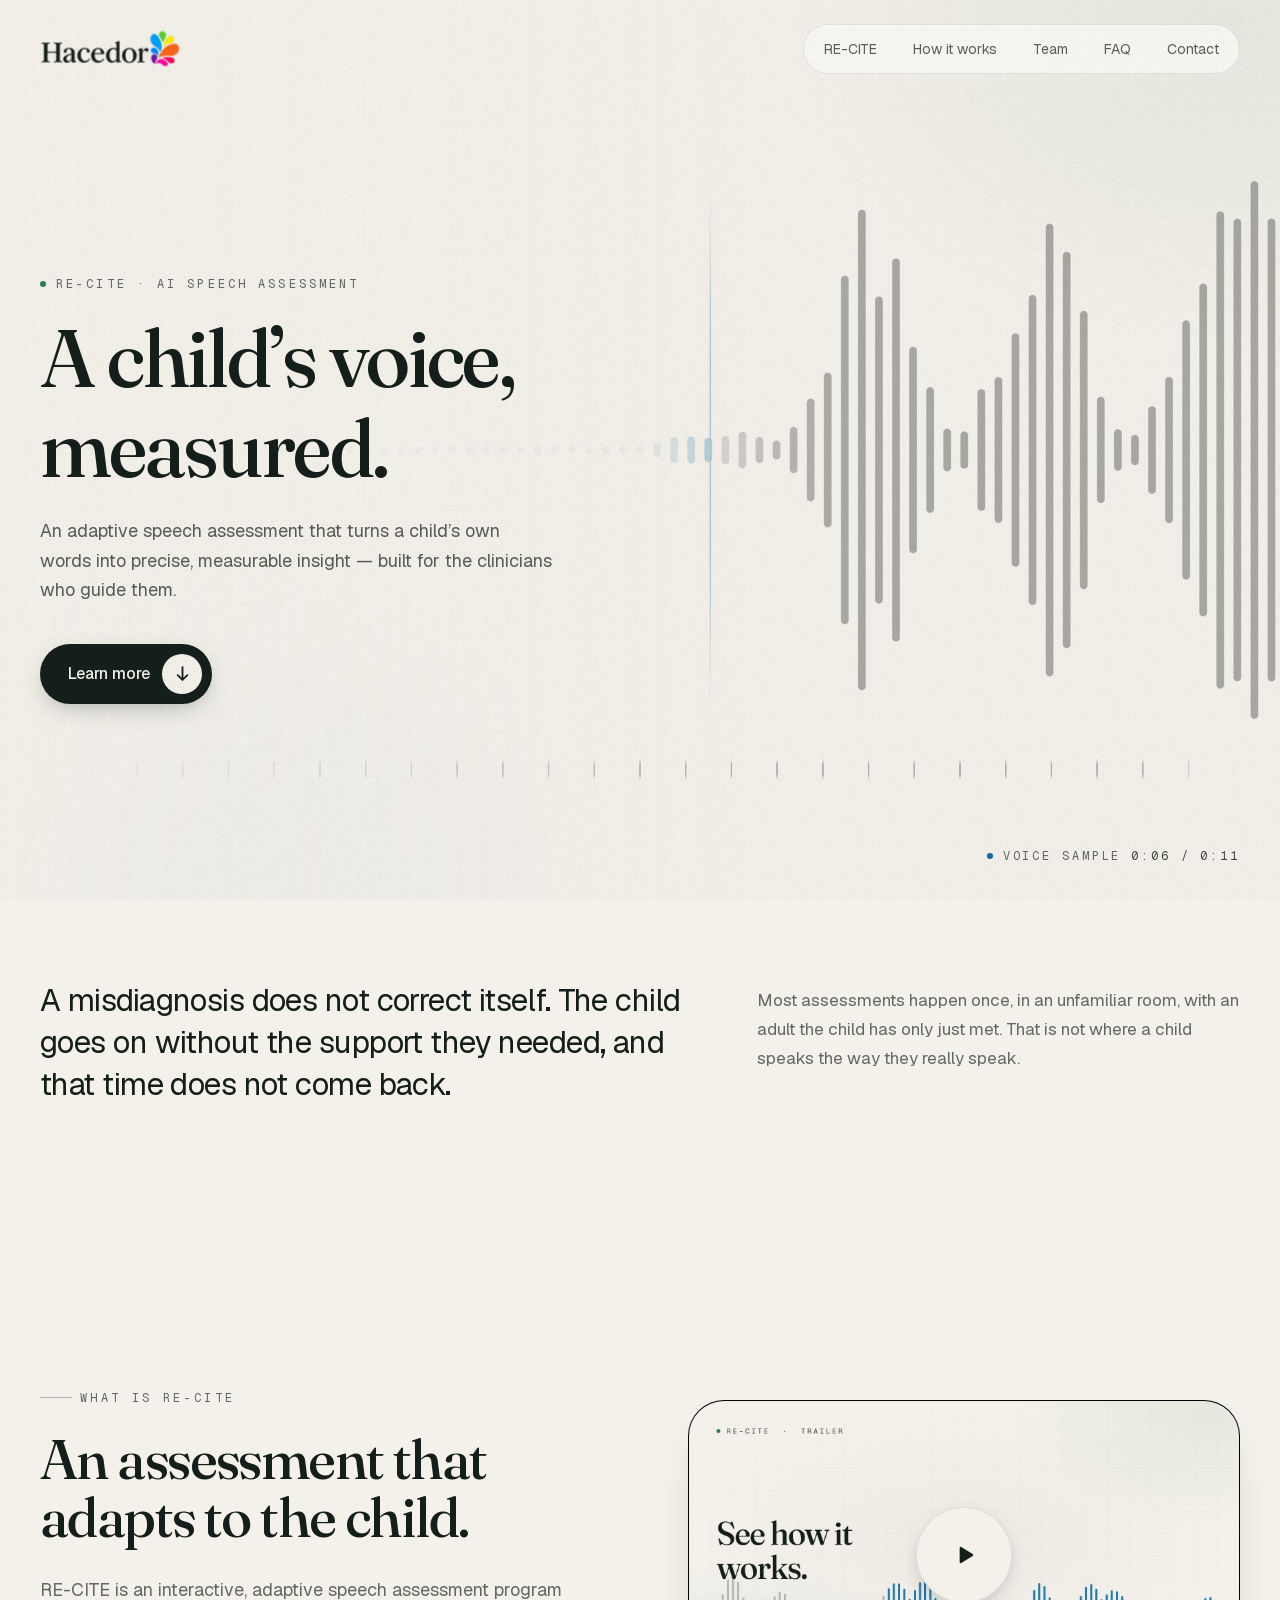
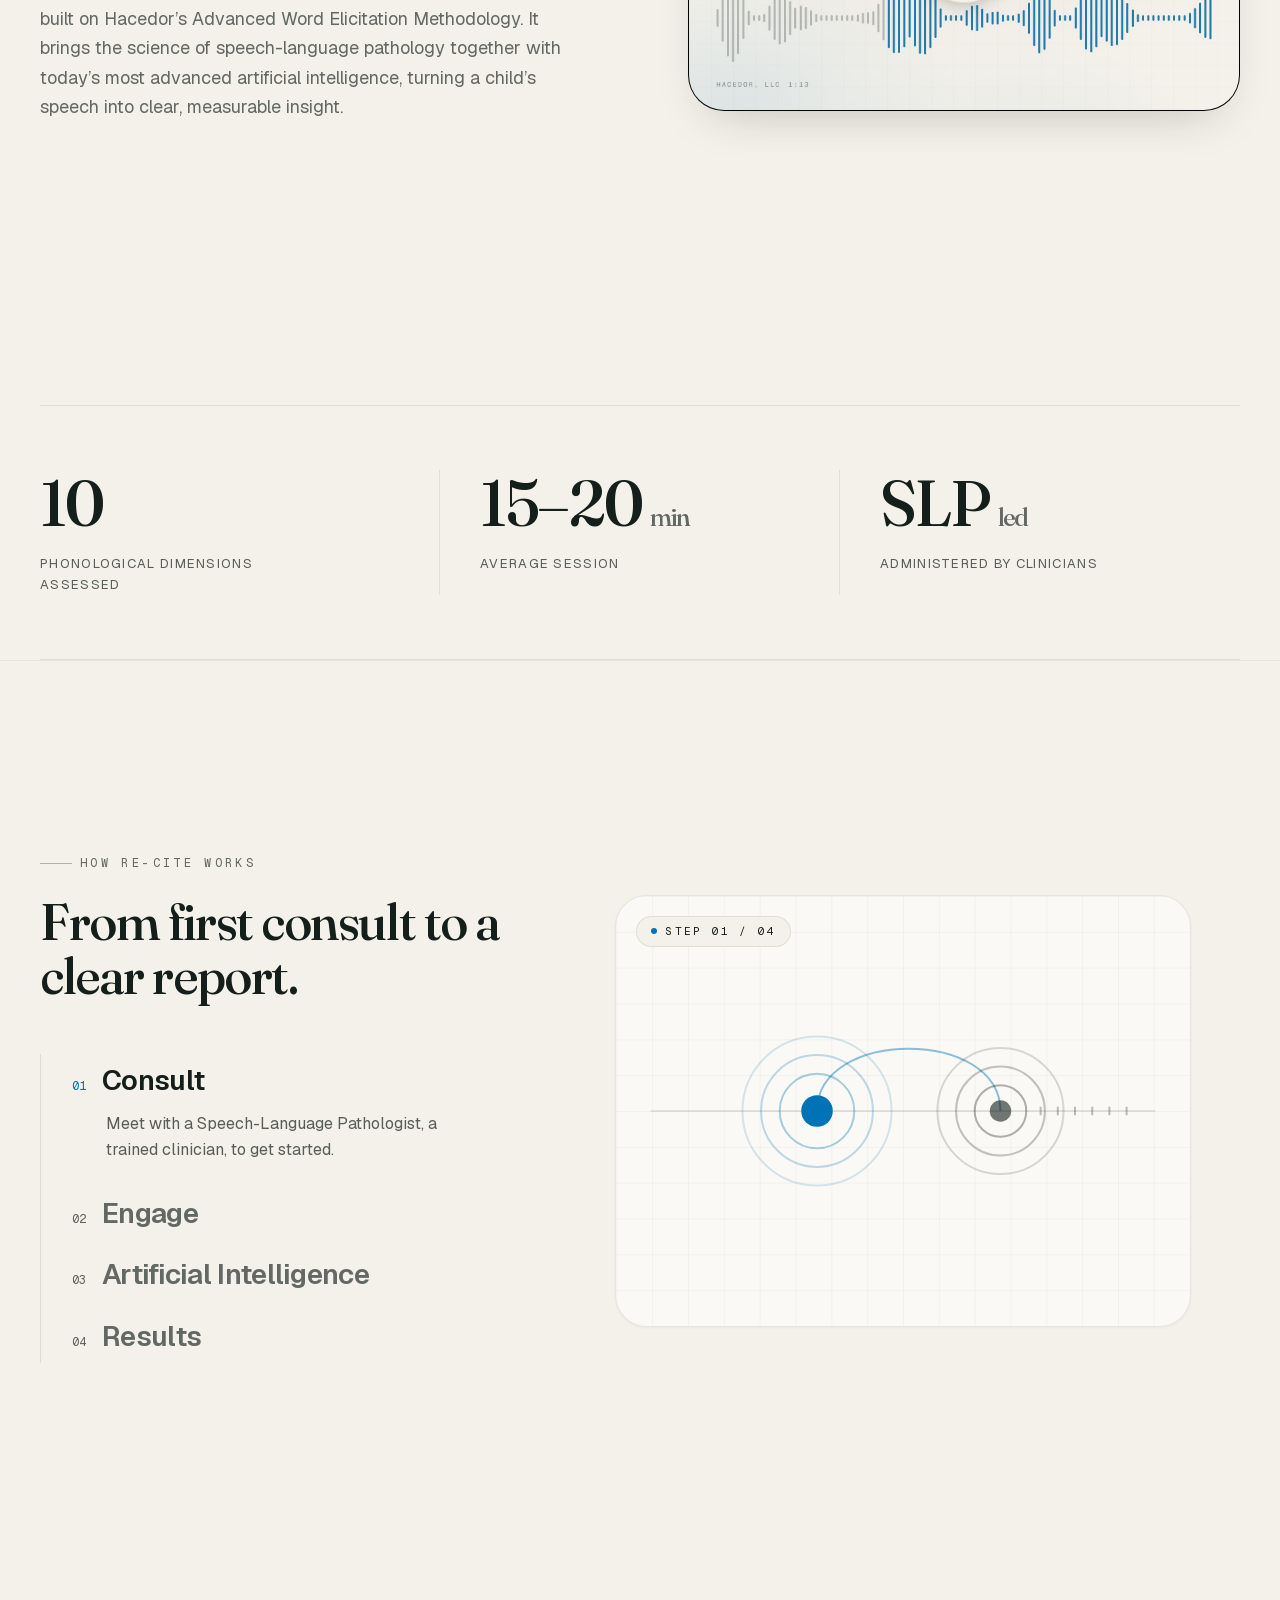
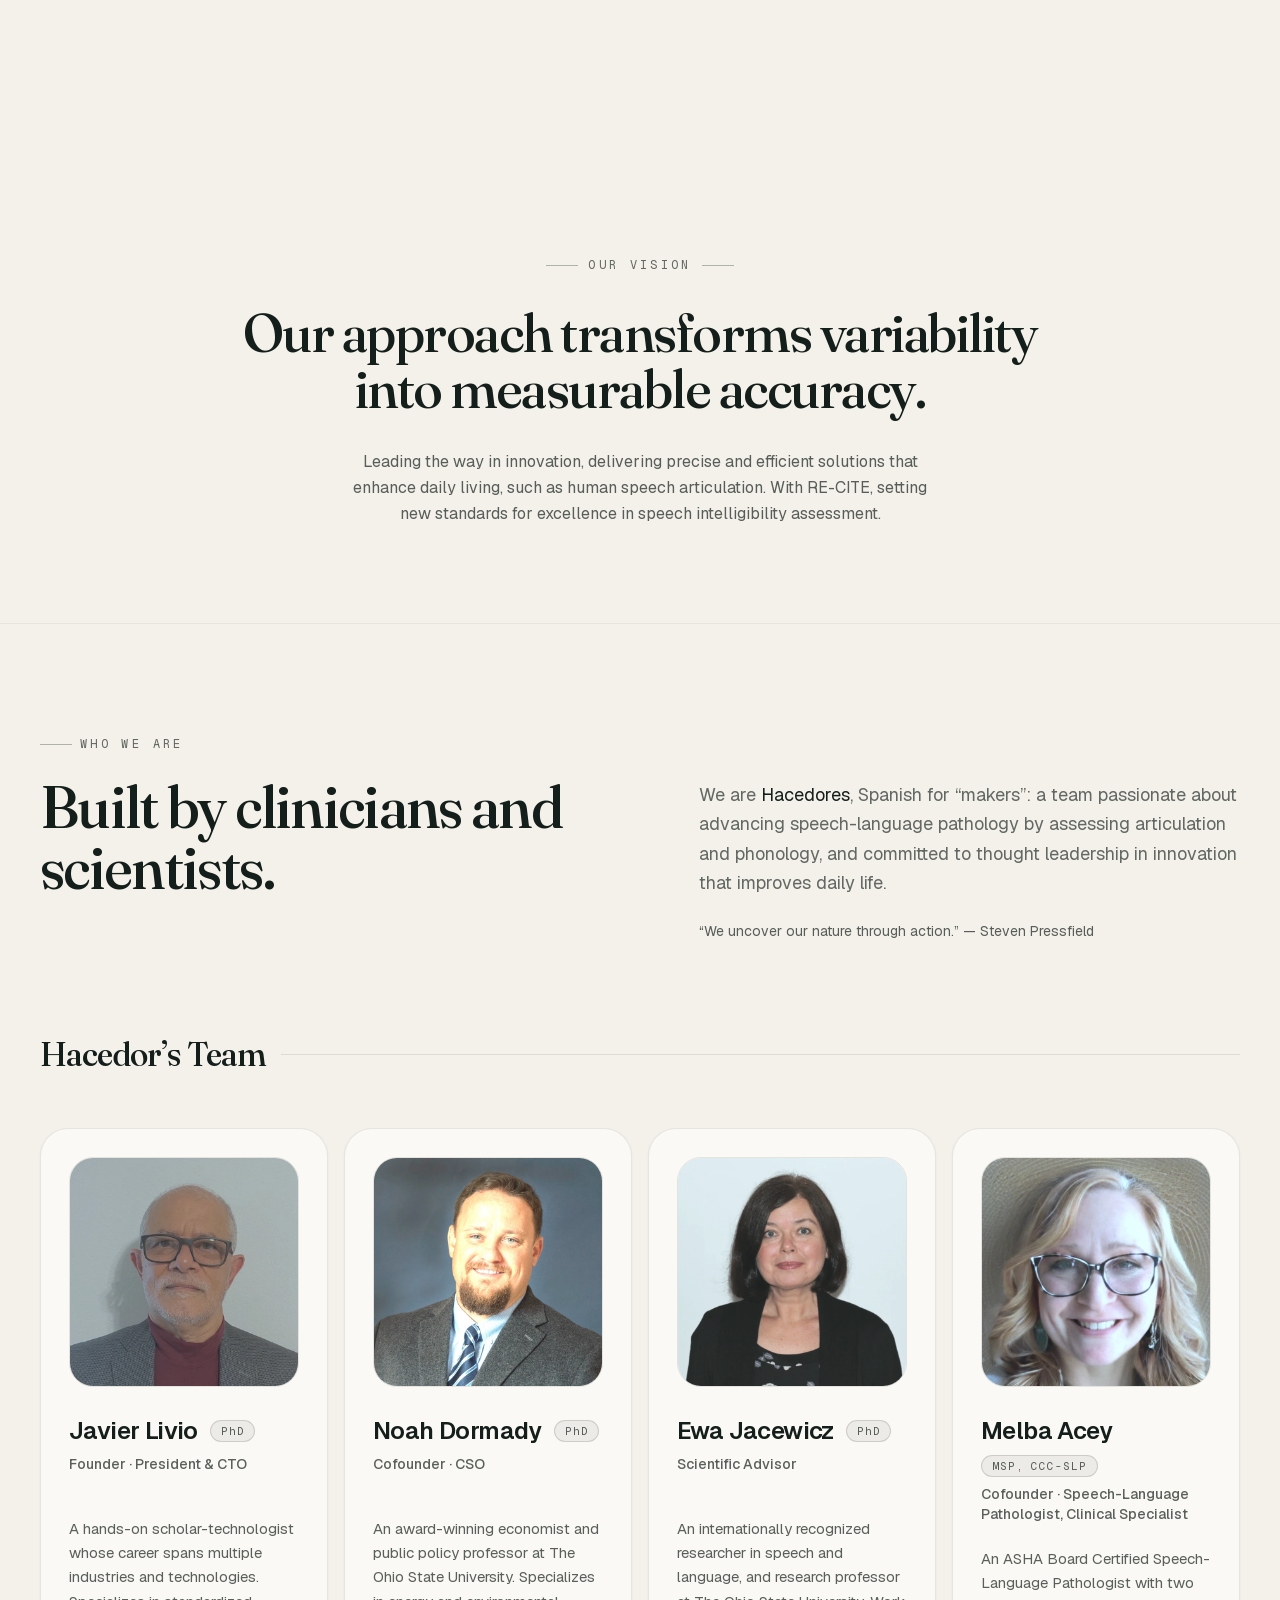
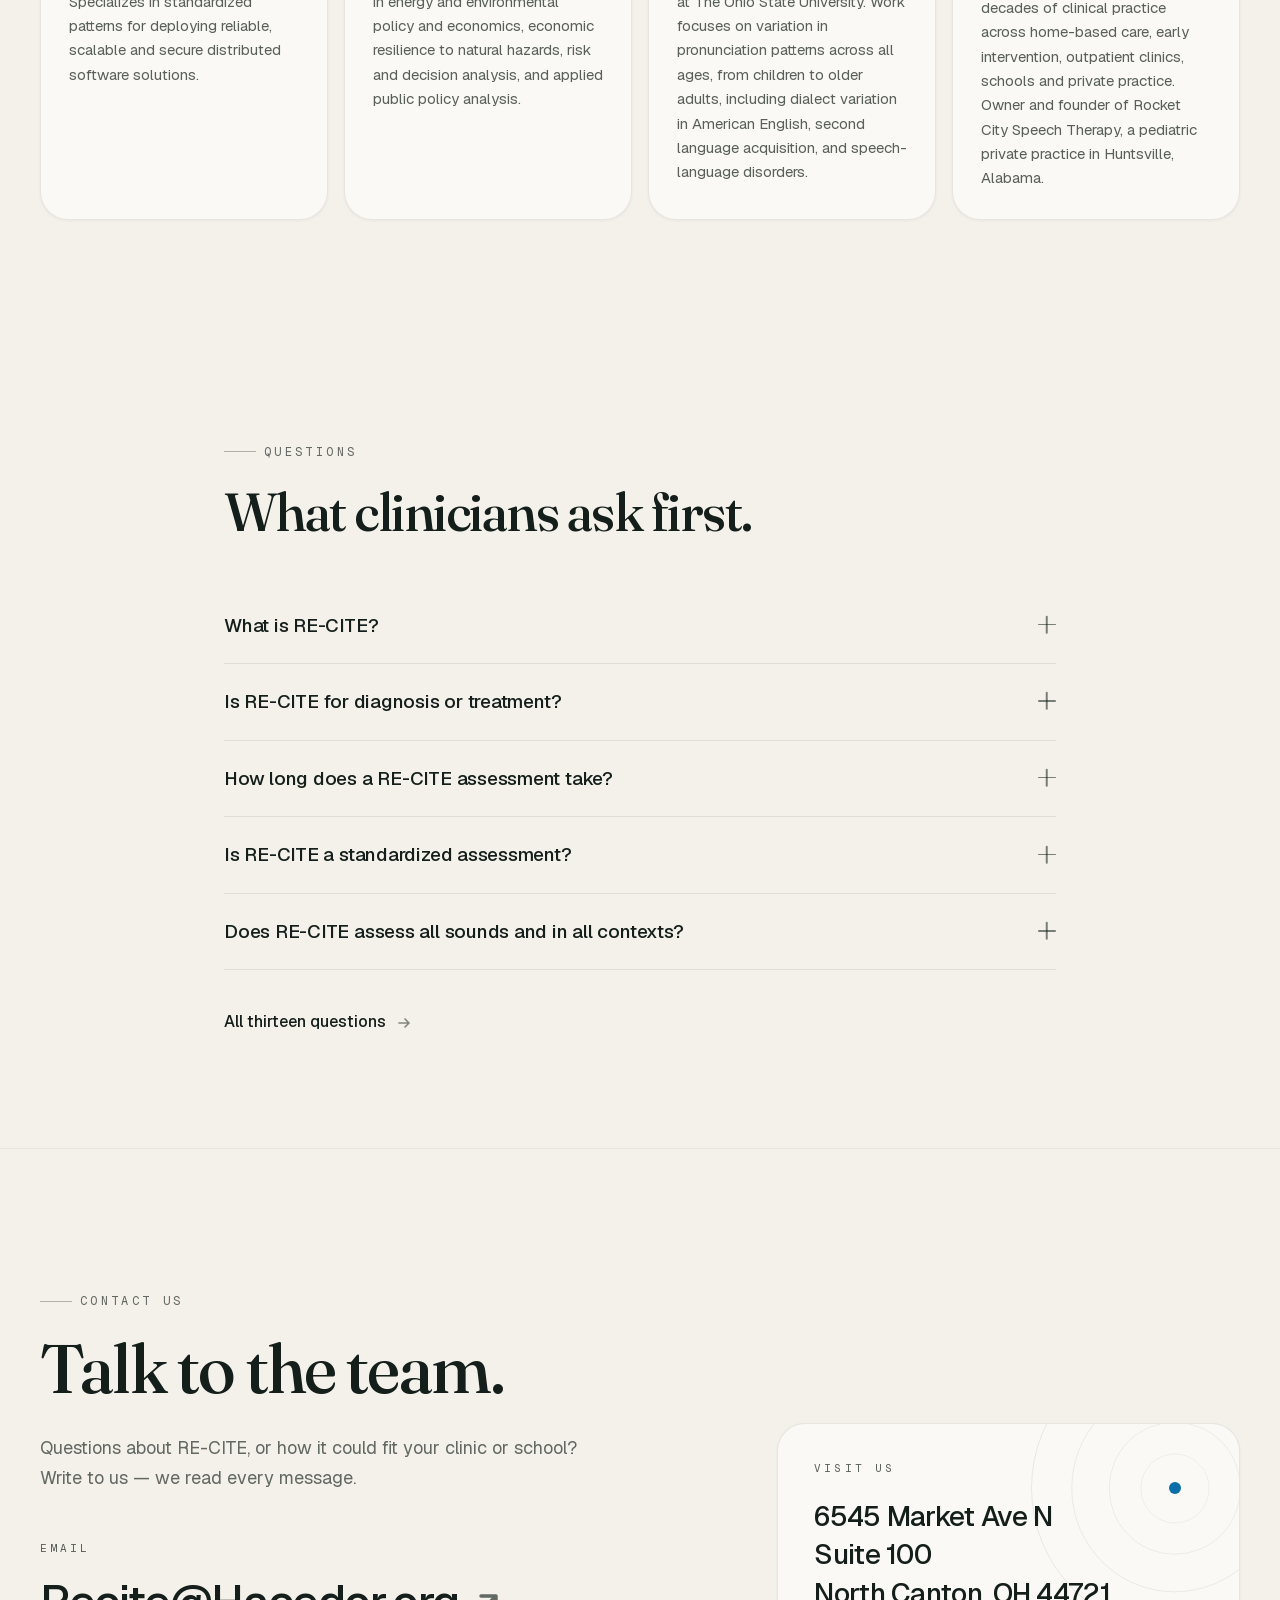
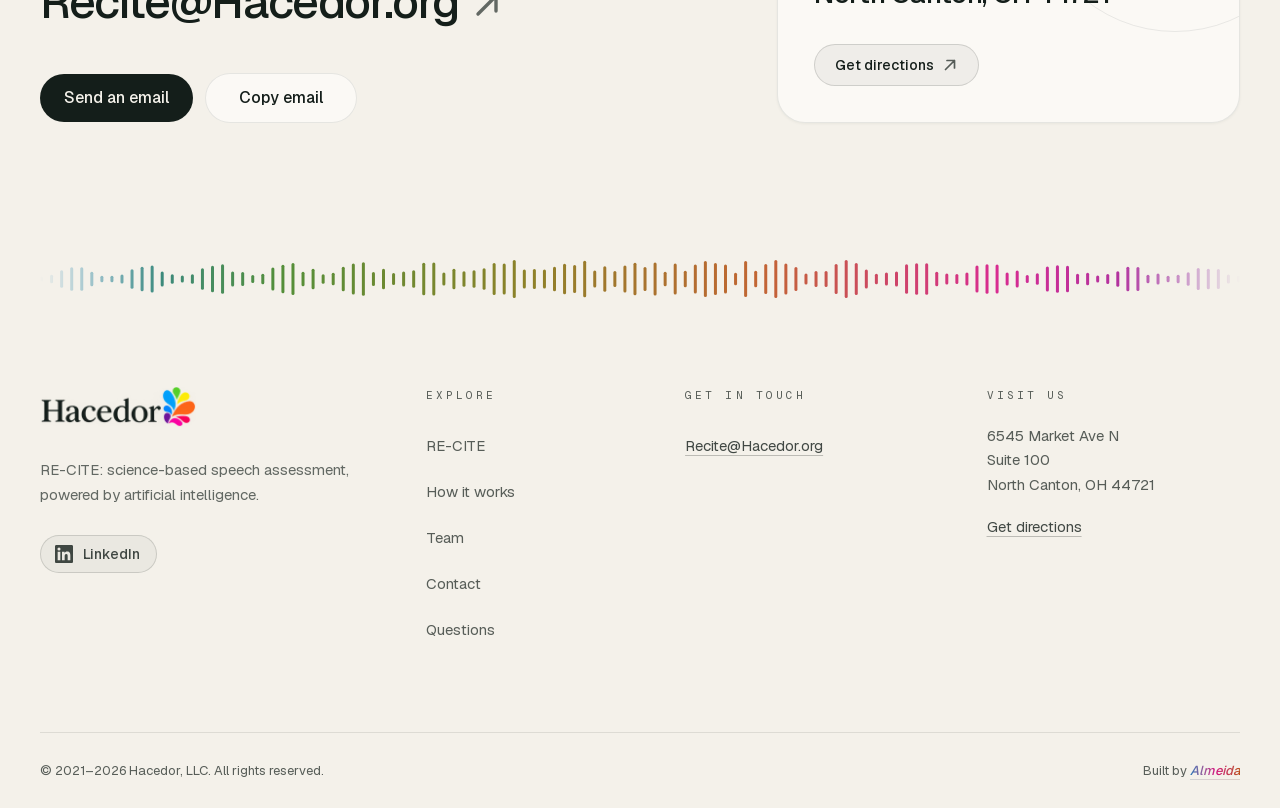
<file: index.html>
<!doctype html>
<html lang="en">
  <head>
    <meta charset="utf-8" />
    <meta name="viewport" content="width=device-width, initial-scale=1" />

    <!-- Marks that scripting is available, before anything paints. The
         entrance and reveal animations are scoped to `.js`, so without this
         the page simply renders in its finished state. -->
    <script>
      document.documentElement.classList.add("js");
    </script>

    <title>Hacedor</title>
    <meta
      name="description"
      content="RE-CITE is an interactive and adaptive speech assessment program that integrates the science of speech-language pathology with today's most advanced artificial intelligence systems."
    />
    <meta name="application-name" content="Hacedor" />
    <meta name="author" content="Hacedor, LLC" />
    <meta
      name="keywords"
      content="speech-language pathology, speech assessment, AI, child intelligibility, Direct Magnitude Estimation, RE-CITE"
    />
    <meta name="robots" content="index, follow" />
    <meta name="theme-color" content="#f4f1ea" />
    <meta name="color-scheme" content="light" />
    <link rel="canonical" href="https://hacedor.org/" />

    <meta property="og:type" content="website" />
    <meta property="og:url" content="https://hacedor.org/" />
    <meta property="og:site_name" content="Hacedor" />
    <meta property="og:title" content="Hacedor" />
    <meta
      property="og:description"
      content="RE-CITE is an interactive and adaptive speech assessment program that integrates the science of speech-language pathology with today's most advanced artificial intelligence systems."
    />
    <meta property="og:locale" content="en_US" />
    <meta property="og:image" content="https://hacedor.org/opengraph-image.jpg" />
    <meta property="og:image:type" content="image/jpeg" />
    <meta property="og:image:width" content="1200" />
    <meta property="og:image:height" content="630" />
    <meta property="og:image:alt" content="Hacedor: RE-CITE, AI speech assessment, over a colorful voice waveform on a dark blue background" />

    <meta name="twitter:card" content="summary_large_image" />
    <meta name="twitter:title" content="Hacedor" />
    <meta
      name="twitter:description"
      content="RE-CITE is an interactive and adaptive speech assessment program that integrates the science of speech-language pathology with today's most advanced artificial intelligence systems."
    />
    <meta name="twitter:image" content="https://hacedor.org/twitter-image.jpg" />
    <meta name="twitter:image:type" content="image/jpeg" />
    <meta name="twitter:image:width" content="1200" />
    <meta name="twitter:image:height" content="630" />
    <meta name="twitter:image:alt" content="Hacedor: RE-CITE, AI speech assessment, over a colorful voice waveform on a dark blue background" />

    <link rel="manifest" href="manifest.webmanifest" />
    <link rel="icon" href="favicon.ico" sizes="48x48" type="image/x-icon" />
    <link rel="icon" href="icon.png" sizes="512x512" type="image/png" />
    <link rel="apple-touch-icon" href="apple-icon.png" sizes="180x180" type="image/png" />

    <!-- The two faces the first screen needs, fetched alongside the CSS
         instead of after it. -->
    <link rel="preload" href="fonts/fraunces-latin.woff2" as="font" type="font/woff2" crossorigin />
    <link rel="preload" href="fonts/geist-latin.woff2" as="font" type="font/woff2" crossorigin />

    <link rel="stylesheet" href="css/fonts.css" />
    <link rel="stylesheet" href="css/site.css" />

    <!-- Structured data: tells search engines who the company is. -->
    <script type="application/ld+json">
      {
        "@context": "https://schema.org",
        "@type": "Organization",
        "name": "Hacedor, LLC",
        "alternateName": "Hacedor",
        "url": "https://hacedor.org",
        "logo": "https://hacedor.org/icons/icon-512.png",
        "description": "RE-CITE is an interactive and adaptive speech assessment program that integrates the science of speech-language pathology with today's most advanced artificial intelligence systems.",
        "email": "Recite@Hacedor.org",
        "address": {
          "@type": "PostalAddress",
          "streetAddress": "6545 Market Ave N, Suite 100",
          "addressLocality": "North Canton",
          "addressRegion": "OH",
          "postalCode": "44721",
          "addressCountry": "US"
        },
        "sameAs": ["https://www.linkedin.com/company/hacedor-llc/"]
      }
    </script>
  </head>

  <body>
    <header class="site-header" data-site-header>
      <div class="site-header-inner">
        <a class="site-logo" href="#top" aria-label="Hacedor — back to top">
          <img
            src="brand/hacedor-logo-dark-320.webp"
            alt="Hacedor"
            width="320"
            height="82"
            fetchpriority="high"
          />
        </a>

        <nav class="site-nav" aria-label="Primary">
          <a href="#recite">RE-CITE</a>
          <a href="#how-it-works">How it works</a>
          <a href="#team">Team</a>
          <a href="#faq">FAQ</a>
          <a href="#contact" class="is-always is-cta">Contact</a>
        </nav>
      </div>
    </header>

    <main>
      <!-- ================================================================
           Hero
           ================================================================ -->
      <section class="hero" id="top" data-pause-offscreen>
        <div class="hero-canvas" data-voice-note aria-hidden="true">
          <canvas></canvas>
        </div>

        <!-- Gentle scrim over the side the wave already leaves quiet. -->
        <div class="hero-scrim" aria-hidden="true"></div>

        <div class="hero-body" data-hero-fade data-hero-lift>
          <div class="hero-inner">
            <div class="hero-copy" data-hero-copy>
              <p class="hero-eyebrow">
                <span class="dot"></span>
                RE-CITE <span>&middot;</span> AI speech assessment
              </p>

              <h1 class="hero-headline" data-hero-headline>
                <span class="hero-line">
                  <span
                    >A child&rsquo;s voice,<span class="sheen" aria-hidden="true"
                      >A child&rsquo;s voice,</span
                    ></span
                  >
                </span>
                <span class="hero-line">
                  <span
                    >measured.<span class="sheen" aria-hidden="true">measured.</span></span
                  >
                </span>
              </h1>

              <p class="hero-lead">
                An adaptive speech assessment that turns a child&rsquo;s own words into
                precise, measurable insight &mdash; built for the clinicians who guide them.
              </p>

              <div class="hero-cta">
                <a class="btn-pill" href="#recite" data-magnetic>
                  Learn more
                  <span class="btn-icon">
                    <svg width="15" height="15" viewBox="0 0 14 14" fill="none" aria-hidden="true">
                      <path
                        d="M7 1v12m0 0L2.5 8.5M7 13l4.5-4.5"
                        stroke="currentColor"
                        stroke-width="1.7"
                        stroke-linecap="round"
                        stroke-linejoin="round"
                      />
                    </svg>
                  </span>
                </a>
              </div>
            </div>
          </div>
        </div>

        <div class="hero-readout" data-hero-fade aria-hidden="true">
          <div>
            <p>
              <span class="dot"></span>
              <span class="label">Voice sample</span>
              <span class="time"><span data-hero-clock>0:00</span> / 0:11</span>
            </p>
          </div>
        </div>
      </section>

      <!-- ================================================================
           What is at stake
           ================================================================ -->
      <section class="stakes" data-reveal-group="0.4">
        <div>
          <p class="stakes-lead" data-rise>
            A misdiagnosis does not correct itself. The child goes on without the
            support they needed, and that time does not come back.
          </p>
          <p class="stakes-body" data-rise style="--rise-delay: 0.12s">
            Most assessments happen once, in an unfamiliar room, with an adult the
            child has only just met. That is not where a child speaks the way they
            really speak.
          </p>
        </div>
      </section>
      <!-- ================================================================
           RE-CITE
           ================================================================ -->
      <section class="recite" id="recite">
        <div class="recite-grid">
          <div class="recite-copy" data-reveal-group="0.35">
            <p class="recite-eyebrow" data-rise>
              <span class="rule"></span>
              What is RE-CITE
            </p>

            <h2 class="recite-title h-section" data-rise style="--rise-delay: 0.1s">
              An assessment that adapts to the child.
            </h2>

            <p class="recite-lead" data-rise style="--rise-delay: 0.2s">
              RE-CITE is an interactive, adaptive speech assessment program built on
              Hacedor&rsquo;s Advanced Word Elicitation Methodology. It brings the
              science of speech-language pathology together with today&rsquo;s most
              advanced artificial intelligence, turning a child&rsquo;s speech into
              clear, measurable insight.
            </p>
          </div>

          <div class="recite-media" data-reveal="0.3">
            <div class="video-player" data-video-player>
              <video
                src="video/recite-trailer.mp4"
                poster="video/recite-poster.jpg"
                title="RE-CITE trailer"
                preload="metadata"
                playsinline
                controlslist="nodownload noremoteplayback noplaybackrate"
                disablepictureinpicture
                disableremoteplayback
                draggable="false"
              ></video>

              <button class="vp-big" type="button" data-big-play aria-label="Play video: RE-CITE trailer">
                <span>
                  <svg width="26" height="26" viewBox="0 0 24 24" fill="currentColor" aria-hidden="true">
                    <path d="M8 5.5v13a1 1 0 0 0 1.5.86l10.5-6.5a1 1 0 0 0 0-1.72L9.5 4.64A1 1 0 0 0 8 5.5Z" />
                  </svg>
                </span>
              </button>

              <div class="vp-bar">
                <button type="button" data-play aria-label="Play">
                  <svg width="16" height="16" viewBox="0 0 24 24" fill="currentColor" aria-hidden="true" data-when-playing>
                    <rect x="6" y="5" width="4" height="14" rx="1.2" />
                    <rect x="14" y="5" width="4" height="14" rx="1.2" />
                  </svg>
                  <svg width="16" height="16" viewBox="0 0 24 24" fill="currentColor" aria-hidden="true" data-when-paused>
                    <path d="M8 5.5v13a1 1 0 0 0 1.5.86l10.5-6.5a1 1 0 0 0 0-1.72L9.5 4.64A1 1 0 0 0 8 5.5Z" />
                  </svg>
                </button>

                <span class="vp-time" data-elapsed>0:00</span>

                <input class="seek" type="range" min="0" max="0" step="0.1" value="0" aria-label="Seek" />

                <span class="vp-time vp-duration" data-duration>0:00</span>

                <button type="button" data-mute aria-label="Mute">
                  <svg
                    width="18" height="18" viewBox="0 0 24 24" fill="none" stroke="currentColor"
                    stroke-width="1.8" stroke-linecap="round" stroke-linejoin="round" aria-hidden="true"
                  >
                    <path d="M11 5 6 9H3v6h3l5 4V5Z" fill="currentColor" stroke="none" />
                    <path d="m16 9 5 6m0-6-5 6" data-when-muted />
                    <g data-when-unmuted>
                      <path d="M15.5 9a4 4 0 0 1 0 6" />
                      <path d="M18.3 6.5a8 8 0 0 1 0 11" />
                    </g>
                  </svg>
                </button>

                <button type="button" data-fullscreen aria-label="Full screen">
                  <svg
                    width="17" height="17" viewBox="0 0 24 24" fill="none" stroke="currentColor"
                    stroke-width="1.8" stroke-linecap="round" stroke-linejoin="round" aria-hidden="true"
                  >
                    <path d="M9 4v5H4m11-5v5h5M9 20v-5H4m11 5v-5h5" data-when-full />
                    <path d="M4 9V4h5m6 0h5v5M4 15v5h5m6 0h5v-5" data-when-windowed />
                  </svg>
                </button>
              </div>
            </div>
          </div>
        </div>
      </section>

      <!-- ================================================================
           Stats band
           ================================================================ -->
      <section class="stats">
        <div class="stats-inner">
          <dl>
            <div data-reveal="0.6">
              <dt class="h-section">10</dt>
              <dd>Phonological dimensions assessed</dd>
            </div>
            <div data-reveal="0.6" style="--reveal-delay: 0.08s">
              <dt class="h-section">15&ndash;20<span>min</span></dt>
              <dd>Average session</dd>
            </div>
            <div data-reveal="0.6" style="--reveal-delay: 0.16s">
              <dt class="h-section">SLP<span>led</span></dt>
              <dd>Administered by clinicians</dd>
            </div>
          </dl>
        </div>
      </section>

      <!-- ================================================================
           How it works
           ================================================================ -->
      <section class="hiw" id="how-it-works" data-pause-offscreen>
      <div class="hiw-stacked">
        <div>
          <div class="hiw-heading">
            <p>
              <span class="rule"></span>
              How RE-CITE works
            </p>
            <h2 class="h-section">From first consult to a clear report.</h2>
          </div>

          <ol class="hiw-steps" data-stacked-list>
            <span class="hiw-rail" aria-hidden="true"><span></span></span>

            <li data-reveal="0.35">
              <span class="hiw-dot" aria-hidden="true" style="background-color: var(--ink-blue)"></span>

              <div class="hiw-art panel">
                <div class="step-art" data-active="false">
                  <svg class="step-svg" xmlns="http://www.w3.org/2000/svg" viewBox="0 0 400 300" role="img" aria-hidden="true">
                    <defs>
                      <pattern id="sa-consult-grid-1" width="25" height="25" patternUnits="userSpaceOnUse">
                        <path d="M25 0H0v25" fill="none" stroke="#141e1a" stroke-width="0.5" opacity="0.1" />
                      </pattern>
                    </defs>
                    <rect width="400" height="300" fill="url(#sa-consult-grid-1)" />
                    <line x1="24" y1="150" x2="376" y2="150" stroke="#141e1a" stroke-width="1" opacity="0.14" />
                    <!-- the two parties, and the line of contact between them -->
                    <path d="M140 150C140 92 268 92 268 150" fill="none" stroke="#0073b6" stroke-width="1.4" opacity="0.45" />
                    <circle cx="140" cy="150" r="26" fill="none" stroke="#0073b6" stroke-width="1.4" opacity="0.34" />
                    <circle cx="140" cy="150" r="39" fill="none" stroke="#0073b6" stroke-width="1.4" opacity="0.25" />
                    <circle cx="140" cy="150" r="52" fill="none" stroke="#0073b6" stroke-width="1.4" opacity="0.16" />
                    <circle cx="268" cy="150" r="18" fill="none" stroke="#141e1a" stroke-width="1.4" opacity="0.34" />
                    <circle cx="268" cy="150" r="31" fill="none" stroke="#141e1a" stroke-width="1.4" opacity="0.25" />
                    <circle cx="268" cy="150" r="44" fill="none" stroke="#141e1a" stroke-width="1.4" opacity="0.16" />
                    <circle cx="140" cy="150" r="11" fill="#0073b6" />
                    <circle cx="268" cy="150" r="7.5" fill="#141e1a" opacity="0.6" />
                    <!-- the signal has not started yet: a calm baseline -->
                    <line x1="296" y1="147" x2="296" y2="153" stroke="#141e1a" stroke-width="1.4" opacity="0.28" />
                    <line x1="308" y1="147" x2="308" y2="153" stroke="#141e1a" stroke-width="1.4" opacity="0.28" />
                    <line x1="320" y1="147" x2="320" y2="153" stroke="#141e1a" stroke-width="1.4" opacity="0.28" />
                    <line x1="332" y1="147" x2="332" y2="153" stroke="#141e1a" stroke-width="1.4" opacity="0.28" />
                    <line x1="344" y1="147" x2="344" y2="153" stroke="#141e1a" stroke-width="1.4" opacity="0.28" />
                    <line x1="356" y1="147" x2="356" y2="153" stroke="#141e1a" stroke-width="1.4" opacity="0.28" />
                  </svg>
                </div>
              </div>

              <div>
                <p class="hiw-step-n" style="color: var(--ink-blue)">Step 01</p>
                <h3>Consult</h3>
                <p>Meet with a Speech-Language Pathologist, a trained clinician, to get started.</p>
              </div>
            </li>

            <li data-reveal="0.35">
              <span class="hiw-dot" aria-hidden="true" style="background-color: var(--ink-green)"></span>

              <div class="hiw-art panel">
                <div class="step-art" data-active="false">
                  <svg class="step-svg" xmlns="http://www.w3.org/2000/svg" viewBox="0 0 400 300" role="img" aria-hidden="true">
                    <defs>
                      <pattern id="sa-engage-grid-2" width="25" height="25" patternUnits="userSpaceOnUse">
                        <path d="M25 0H0v25" fill="none" stroke="#141e1a" stroke-width="0.5" opacity="0.1" />
                      </pattern>
                    </defs>
                    <rect width="400" height="300" fill="url(#sa-engage-grid-2)" />
                    <line x1="24" y1="150" x2="376" y2="150" stroke="#141e1a" stroke-width="1" opacity="0.14" />
                    <rect x="52" y="126.4974" width="3.9467" height="47.0051" rx="1.9733" fill="#141e1a" opacity="0.3" />
                    <rect x="60.9697" y="86.4362" width="3.9467" height="127.1276" rx="1.9733" fill="#141e1a" opacity="0.3" />
                    <rect x="69.9394" y="105.2095" width="3.9467" height="89.5809" rx="1.9733" fill="#141e1a" opacity="0.3" />
                    <rect x="78.9091" y="141.5" width="3.9467" height="17" rx="1.9733" fill="#141e1a" opacity="0.3" />
                    <rect x="87.8788" y="137.1589" width="3.9467" height="25.6823" rx="1.9733" fill="#141e1a" opacity="0.3" />
                    <rect x="96.8485" y="106.0535" width="3.9467" height="87.8931" rx="1.9733" fill="#141e1a" opacity="0.3" />
                    <rect x="105.8182" y="101.141" width="3.9467" height="97.718" rx="1.9733" fill="#141e1a" opacity="0.3" />
                    <rect x="114.7879" y="117.6706" width="3.9467" height="64.6588" rx="1.9733" fill="#141e1a" opacity="0.3" />
                    <rect x="123.7576" y="129.1979" width="3.9467" height="41.6042" rx="1.9733" fill="#141e1a" opacity="0.3" />
                    <rect x="132.7273" y="136.0725" width="3.9467" height="27.855" rx="1.9733" fill="#367d1a" opacity="0.9" />
                    <rect x="141.697" y="132.2466" width="3.9467" height="35.5068" rx="1.9733" fill="#367d1a" opacity="0.9" />
                    <rect x="150.6667" y="133.4849" width="3.9467" height="33.0303" rx="1.9733" fill="#367d1a" opacity="0.9" />
                    <rect x="159.6364" y="139.6176" width="3.9467" height="20.7649" rx="1.9733" fill="#367d1a" opacity="0.9" />
                    <rect x="168.6061" y="141.5" width="3.9467" height="17" rx="1.9733" fill="#367d1a" opacity="0.9" />
                    <rect x="177.5758" y="141.5" width="3.9467" height="17" rx="1.9733" fill="#367d1a" opacity="0.9" />
                    <rect x="186.5455" y="141.0338" width="3.9467" height="17.9324" rx="1.9733" fill="#367d1a" opacity="0.9" />
                    <rect x="195.5152" y="111.1538" width="3.9467" height="77.6924" rx="1.9733" fill="#367d1a" opacity="0.9" />
                    <rect x="204.4848" y="76.7903" width="3.9467" height="146.4194" rx="1.9733" fill="#367d1a" opacity="0.9" />
                    <rect x="213.4545" y="87.829" width="3.9467" height="124.342" rx="1.9733" fill="#367d1a" opacity="0.9" />
                    <rect x="222.4242" y="137.1761" width="3.9467" height="25.6478" rx="1.9733" fill="#367d1a" opacity="0.9" />
                    <rect x="231.3939" y="141.5" width="3.9467" height="17" rx="1.9733" fill="#367d1a" opacity="0.9" />
                    <rect x="240.3636" y="123.2193" width="3.9467" height="53.5614" rx="1.9733" fill="#367d1a" opacity="0.9" />
                    <rect x="249.3333" y="130.8129" width="3.9467" height="38.3742" rx="1.9733" fill="#367d1a" opacity="0.9" />
                    <rect x="258.303" y="141.5" width="3.9467" height="17" rx="1.9733" fill="#367d1a" opacity="0.9" />
                    <rect x="267.2727" y="141.5" width="3.9467" height="17" rx="1.9733" fill="#367d1a" opacity="0.9" />
                    <rect x="276.2424" y="129.5636" width="3.9467" height="40.8729" rx="1.9733" fill="#141e1a" opacity="0.3" />
                    <rect x="285.2121" y="92.356" width="3.9467" height="115.2881" rx="1.9733" fill="#141e1a" opacity="0.3" />
                    <rect x="294.1818" y="76.8037" width="3.9467" height="146.3926" rx="1.9733" fill="#141e1a" opacity="0.3" />
                    <rect x="303.1515" y="89.255" width="3.9467" height="121.4899" rx="1.9733" fill="#141e1a" opacity="0.3" />
                    <rect x="312.1212" y="111.7483" width="3.9467" height="76.5033" rx="1.9733" fill="#141e1a" opacity="0.3" />
                    <rect x="321.0909" y="126.5215" width="3.9467" height="46.9569" rx="1.9733" fill="#141e1a" opacity="0.3" />
                    <rect x="330.0606" y="132.7728" width="3.9467" height="34.4544" rx="1.9733" fill="#141e1a" opacity="0.3" />
                    <rect x="339.0303" y="140.6361" width="3.9467" height="18.7278" rx="1.9733" fill="#141e1a" opacity="0.3" />
                  </svg>
                </div>
              </div>

              <div>
                <p class="hiw-step-n" style="color: var(--ink-green)">Step 02</p>
                <h3>Engage</h3>
                <p>The child plays an interactive speech game while the clinician listens.</p>
              </div>
            </li>

            <li data-reveal="0.35">
              <span class="hiw-dot" aria-hidden="true" style="background-color: var(--ink-orange)"></span>

              <div class="hiw-art panel">
                <div class="step-art" data-active="false">
                  <svg class="step-svg" xmlns="http://www.w3.org/2000/svg" viewBox="0 0 400 300" role="img" aria-hidden="true">
                    <defs>
                      <pattern id="sa-ai-grid-3" width="25" height="25" patternUnits="userSpaceOnUse">
                        <path d="M25 0H0v25" fill="none" stroke="#141e1a" stroke-width="0.5" opacity="0.1" />
                      </pattern>
                    </defs>
                    <rect width="400" height="300" fill="url(#sa-ai-grid-3)" />
                    <line x1="24" y1="150" x2="376" y2="150" stroke="#141e1a" stroke-width="1" opacity="0.14" />
                    <!-- the same signal, now sampled into discrete cells -->
                    <rect x="52" y="138.4" width="9" height="9" rx="2" fill="#141e1a" opacity="0.46" />
                    <rect x="52" y="126.8" width="9" height="9" rx="2" fill="#141e1a" opacity="0.3733" />
                    <rect x="52" y="152.6" width="9" height="9" rx="2" fill="#141e1a" opacity="0.46" />
                    <rect x="52" y="164.2" width="9" height="9" rx="2" fill="#141e1a" opacity="0.3733" />
                    <rect x="60.9697" y="138.4" width="9" height="9" rx="2" fill="#141e1a" opacity="0.46" />
                    <rect x="60.9697" y="126.8" width="9" height="9" rx="2" fill="#141e1a" opacity="0.4167" />
                    <rect x="60.9697" y="115.2" width="9" height="9" rx="2" fill="#141e1a" opacity="0.3733" />
                    <rect x="60.9697" y="103.6" width="9" height="9" rx="2" fill="#141e1a" opacity="0.33" />
                    <rect x="60.9697" y="92" width="9" height="9" rx="2" fill="#141e1a" opacity="0.2867" />
                    <rect x="60.9697" y="152.6" width="9" height="9" rx="2" fill="#141e1a" opacity="0.46" />
                    <rect x="60.9697" y="164.2" width="9" height="9" rx="2" fill="#141e1a" opacity="0.4167" />
                    <rect x="60.9697" y="175.8" width="9" height="9" rx="2" fill="#141e1a" opacity="0.3733" />
                    <rect x="60.9697" y="187.4" width="9" height="9" rx="2" fill="#141e1a" opacity="0.33" />
                    <rect x="60.9697" y="199" width="9" height="9" rx="2" fill="#141e1a" opacity="0.2867" />
                    <rect x="69.9394" y="138.4" width="9" height="9" rx="2" fill="#141e1a" opacity="0.46" />
                    <rect x="69.9394" y="126.8" width="9" height="9" rx="2" fill="#141e1a" opacity="0.408" />
                    <rect x="69.9394" y="115.2" width="9" height="9" rx="2" fill="#141e1a" opacity="0.356" />
                    <rect x="69.9394" y="103.6" width="9" height="9" rx="2" fill="#141e1a" opacity="0.304" />
                    <rect x="69.9394" y="152.6" width="9" height="9" rx="2" fill="#141e1a" opacity="0.46" />
                    <rect x="69.9394" y="164.2" width="9" height="9" rx="2" fill="#141e1a" opacity="0.408" />
                    <rect x="69.9394" y="175.8" width="9" height="9" rx="2" fill="#141e1a" opacity="0.356" />
                    <rect x="69.9394" y="187.4" width="9" height="9" rx="2" fill="#141e1a" opacity="0.304" />
                    <rect x="78.9091" y="138.4" width="9" height="9" rx="2" fill="#141e1a" opacity="0.46" />
                    <rect x="78.9091" y="152.6" width="9" height="9" rx="2" fill="#141e1a" opacity="0.46" />
                    <rect x="87.8788" y="138.4" width="9" height="9" rx="2" fill="#141e1a" opacity="0.46" />
                    <rect x="87.8788" y="152.6" width="9" height="9" rx="2" fill="#141e1a" opacity="0.46" />
                    <rect x="96.8485" y="138.4" width="9" height="9" rx="2" fill="#141e1a" opacity="0.46" />
                    <rect x="96.8485" y="126.8" width="9" height="9" rx="2" fill="#141e1a" opacity="0.408" />
                    <rect x="96.8485" y="115.2" width="9" height="9" rx="2" fill="#141e1a" opacity="0.356" />
                    <rect x="96.8485" y="103.6" width="9" height="9" rx="2" fill="#141e1a" opacity="0.304" />
                    <rect x="96.8485" y="152.6" width="9" height="9" rx="2" fill="#141e1a" opacity="0.46" />
                    <rect x="96.8485" y="164.2" width="9" height="9" rx="2" fill="#141e1a" opacity="0.408" />
                    <rect x="96.8485" y="175.8" width="9" height="9" rx="2" fill="#141e1a" opacity="0.356" />
                    <rect x="96.8485" y="187.4" width="9" height="9" rx="2" fill="#141e1a" opacity="0.304" />
                    <rect x="105.8182" y="138.4" width="9" height="9" rx="2" fill="#141e1a" opacity="0.46" />
                    <rect x="105.8182" y="126.8" width="9" height="9" rx="2" fill="#141e1a" opacity="0.408" />
                    <rect x="105.8182" y="115.2" width="9" height="9" rx="2" fill="#141e1a" opacity="0.356" />
                    <rect x="105.8182" y="103.6" width="9" height="9" rx="2" fill="#141e1a" opacity="0.304" />
                    <rect x="105.8182" y="152.6" width="9" height="9" rx="2" fill="#141e1a" opacity="0.46" />
                    <rect x="105.8182" y="164.2" width="9" height="9" rx="2" fill="#141e1a" opacity="0.408" />
                    <rect x="105.8182" y="175.8" width="9" height="9" rx="2" fill="#141e1a" opacity="0.356" />
                    <rect x="105.8182" y="187.4" width="9" height="9" rx="2" fill="#141e1a" opacity="0.304" />
                    <rect x="114.7879" y="138.4" width="9" height="9" rx="2" fill="#141e1a" opacity="0.46" />
                    <rect x="114.7879" y="126.8" width="9" height="9" rx="2" fill="#141e1a" opacity="0.395" />
                    <rect x="114.7879" y="115.2" width="9" height="9" rx="2" fill="#141e1a" opacity="0.33" />
                    <rect x="114.7879" y="152.6" width="9" height="9" rx="2" fill="#141e1a" opacity="0.46" />
                    <rect x="114.7879" y="164.2" width="9" height="9" rx="2" fill="#141e1a" opacity="0.395" />
                    <rect x="114.7879" y="175.8" width="9" height="9" rx="2" fill="#141e1a" opacity="0.33" />
                    <rect x="123.7576" y="138.4" width="9" height="9" rx="2" fill="#141e1a" opacity="0.46" />
                    <rect x="123.7576" y="126.8" width="9" height="9" rx="2" fill="#141e1a" opacity="0.3733" />
                    <rect x="123.7576" y="152.6" width="9" height="9" rx="2" fill="#141e1a" opacity="0.46" />
                    <rect x="123.7576" y="164.2" width="9" height="9" rx="2" fill="#141e1a" opacity="0.3733" />
                    <rect x="132.7273" y="138.4" width="9" height="9" rx="2" fill="#141e1a" opacity="0.46" />
                    <rect x="132.7273" y="152.6" width="9" height="9" rx="2" fill="#141e1a" opacity="0.46" />
                    <rect x="141.697" y="138.4" width="9" height="9" rx="2" fill="#141e1a" opacity="0.46" />
                    <rect x="141.697" y="126.8" width="9" height="9" rx="2" fill="#141e1a" opacity="0.3733" />
                    <rect x="141.697" y="152.6" width="9" height="9" rx="2" fill="#141e1a" opacity="0.46" />
                    <rect x="141.697" y="164.2" width="9" height="9" rx="2" fill="#141e1a" opacity="0.3733" />
                    <rect x="150.6667" y="138.4" width="9" height="9" rx="2" fill="#141e1a" opacity="0.46" />
                    <rect x="150.6667" y="152.6" width="9" height="9" rx="2" fill="#141e1a" opacity="0.46" />
                    <rect x="159.6364" y="138.4" width="9" height="9" rx="2" fill="#141e1a" opacity="0.46" />
                    <rect x="159.6364" y="152.6" width="9" height="9" rx="2" fill="#141e1a" opacity="0.46" />
                    <rect x="168.6061" y="138.4" width="9" height="9" rx="2" fill="#141e1a" opacity="0.46" />
                    <rect x="168.6061" y="152.6" width="9" height="9" rx="2" fill="#141e1a" opacity="0.46" />
                    <rect x="177.5758" y="138.4" width="9" height="9" rx="2" fill="#141e1a" opacity="0.46" />
                    <rect x="177.5758" y="152.6" width="9" height="9" rx="2" fill="#141e1a" opacity="0.46" />
                    <rect x="186.5455" y="138.4" width="9" height="9" rx="2" fill="#141e1a" opacity="0.46" />
                    <rect x="186.5455" y="152.6" width="9" height="9" rx="2" fill="#141e1a" opacity="0.46" />
                    <rect x="195.5152" y="138.4" width="9" height="9" rx="2" fill="#141e1a" opacity="0.46" />
                    <rect x="195.5152" y="126.8" width="9" height="9" rx="2" fill="#141e1a" opacity="0.395" />
                    <rect x="195.5152" y="115.2" width="9" height="9" rx="2" fill="#141e1a" opacity="0.33" />
                    <rect x="195.5152" y="152.6" width="9" height="9" rx="2" fill="#141e1a" opacity="0.46" />
                    <rect x="195.5152" y="164.2" width="9" height="9" rx="2" fill="#141e1a" opacity="0.395" />
                    <rect x="195.5152" y="175.8" width="9" height="9" rx="2" fill="#141e1a" opacity="0.33" />
                    <rect x="204.4848" y="138.4" width="9" height="9" rx="2" fill="#141e1a" opacity="0.46" />
                    <rect x="204.4848" y="126.8" width="9" height="9" rx="2" fill="#141e1a" opacity="0.4229" />
                    <rect x="204.4848" y="115.2" width="9" height="9" rx="2" fill="#141e1a" opacity="0.3857" />
                    <rect x="204.4848" y="103.6" width="9" height="9" rx="2" fill="#141e1a" opacity="0.3486" />
                    <rect x="204.4848" y="92" width="9" height="9" rx="2" fill="#141e1a" opacity="0.3114" />
                    <rect x="204.4848" y="80.4" width="9" height="9" rx="2" fill="#141e1a" opacity="0.2743" />
                    <rect x="204.4848" y="152.6" width="9" height="9" rx="2" fill="#141e1a" opacity="0.46" />
                    <rect x="204.4848" y="164.2" width="9" height="9" rx="2" fill="#141e1a" opacity="0.4229" />
                    <rect x="204.4848" y="175.8" width="9" height="9" rx="2" fill="#141e1a" opacity="0.3857" />
                    <rect x="204.4848" y="187.4" width="9" height="9" rx="2" fill="#141e1a" opacity="0.3486" />
                    <rect x="204.4848" y="199" width="9" height="9" rx="2" fill="#141e1a" opacity="0.3114" />
                    <rect x="204.4848" y="210.6" width="9" height="9" rx="2" fill="#141e1a" opacity="0.2743" />
                    <rect x="213.4545" y="138.4" width="9" height="9" rx="2" fill="#141e1a" opacity="0.46" />
                    <rect x="213.4545" y="126.8" width="9" height="9" rx="2" fill="#141e1a" opacity="0.4167" />
                    <rect x="213.4545" y="115.2" width="9" height="9" rx="2" fill="#141e1a" opacity="0.3733" />
                    <rect x="213.4545" y="103.6" width="9" height="9" rx="2" fill="#141e1a" opacity="0.33" />
                    <rect x="213.4545" y="92" width="9" height="9" rx="2" fill="#141e1a" opacity="0.2867" />
                    <rect x="213.4545" y="152.6" width="9" height="9" rx="2" fill="#141e1a" opacity="0.46" />
                    <rect x="213.4545" y="164.2" width="9" height="9" rx="2" fill="#141e1a" opacity="0.4167" />
                    <rect x="213.4545" y="175.8" width="9" height="9" rx="2" fill="#141e1a" opacity="0.3733" />
                    <rect x="213.4545" y="187.4" width="9" height="9" rx="2" fill="#141e1a" opacity="0.33" />
                    <rect x="213.4545" y="199" width="9" height="9" rx="2" fill="#141e1a" opacity="0.2867" />
                    <rect x="222.4242" y="138.4" width="9" height="9" rx="2" fill="#141e1a" opacity="0.46" />
                    <rect x="222.4242" y="152.6" width="9" height="9" rx="2" fill="#141e1a" opacity="0.46" />
                    <rect x="231.3939" y="138.4" width="9" height="9" rx="2" fill="#141e1a" opacity="0.46" />
                    <rect x="231.3939" y="152.6" width="9" height="9" rx="2" fill="#141e1a" opacity="0.46" />
                    <rect x="240.3636" y="138.4" width="9" height="9" rx="2" fill="#141e1a" opacity="0.46" />
                    <rect x="240.3636" y="126.8" width="9" height="9" rx="2" fill="#141e1a" opacity="0.3733" />
                    <rect x="240.3636" y="152.6" width="9" height="9" rx="2" fill="#141e1a" opacity="0.46" />
                    <rect x="240.3636" y="164.2" width="9" height="9" rx="2" fill="#141e1a" opacity="0.3733" />
                    <rect x="249.3333" y="138.4" width="9" height="9" rx="2" fill="#141e1a" opacity="0.46" />
                    <rect x="249.3333" y="126.8" width="9" height="9" rx="2" fill="#141e1a" opacity="0.3733" />
                    <rect x="249.3333" y="152.6" width="9" height="9" rx="2" fill="#141e1a" opacity="0.46" />
                    <rect x="249.3333" y="164.2" width="9" height="9" rx="2" fill="#141e1a" opacity="0.3733" />
                    <rect x="258.303" y="138.4" width="9" height="9" rx="2" fill="#141e1a" opacity="0.46" />
                    <rect x="258.303" y="152.6" width="9" height="9" rx="2" fill="#141e1a" opacity="0.46" />
                    <rect x="267.2727" y="138.4" width="9" height="9" rx="2" fill="#141e1a" opacity="0.46" />
                    <rect x="267.2727" y="152.6" width="9" height="9" rx="2" fill="#141e1a" opacity="0.46" />
                    <rect x="276.2424" y="138.4" width="9" height="9" rx="2" fill="#141e1a" opacity="0.46" />
                    <rect x="276.2424" y="126.8" width="9" height="9" rx="2" fill="#141e1a" opacity="0.3733" />
                    <rect x="276.2424" y="152.6" width="9" height="9" rx="2" fill="#141e1a" opacity="0.46" />
                    <rect x="276.2424" y="164.2" width="9" height="9" rx="2" fill="#141e1a" opacity="0.3733" />
                    <rect x="285.2121" y="138.4" width="9" height="9" rx="2" fill="#141e1a" opacity="0.46" />
                    <rect x="285.2121" y="126.8" width="9" height="9" rx="2" fill="#141e1a" opacity="0.4167" />
                    <rect x="285.2121" y="115.2" width="9" height="9" rx="2" fill="#141e1a" opacity="0.3733" />
                    <rect x="285.2121" y="103.6" width="9" height="9" rx="2" fill="#141e1a" opacity="0.33" />
                    <rect x="285.2121" y="92" width="9" height="9" rx="2" fill="#141e1a" opacity="0.2867" />
                    <rect x="285.2121" y="152.6" width="9" height="9" rx="2" fill="#141e1a" opacity="0.46" />
                    <rect x="285.2121" y="164.2" width="9" height="9" rx="2" fill="#141e1a" opacity="0.4167" />
                    <rect x="285.2121" y="175.8" width="9" height="9" rx="2" fill="#141e1a" opacity="0.3733" />
                    <rect x="285.2121" y="187.4" width="9" height="9" rx="2" fill="#141e1a" opacity="0.33" />
                    <rect x="285.2121" y="199" width="9" height="9" rx="2" fill="#141e1a" opacity="0.2867" />
                    <rect x="294.1818" y="138.4" width="9" height="9" rx="2" fill="#141e1a" opacity="0.46" />
                    <rect x="294.1818" y="126.8" width="9" height="9" rx="2" fill="#141e1a" opacity="0.4229" />
                    <rect x="294.1818" y="115.2" width="9" height="9" rx="2" fill="#141e1a" opacity="0.3857" />
                    <rect x="294.1818" y="103.6" width="9" height="9" rx="2" fill="#141e1a" opacity="0.3486" />
                    <rect x="294.1818" y="92" width="9" height="9" rx="2" fill="#141e1a" opacity="0.3114" />
                    <rect x="294.1818" y="80.4" width="9" height="9" rx="2" fill="#141e1a" opacity="0.2743" />
                    <rect x="294.1818" y="152.6" width="9" height="9" rx="2" fill="#141e1a" opacity="0.46" />
                    <rect x="294.1818" y="164.2" width="9" height="9" rx="2" fill="#141e1a" opacity="0.4229" />
                    <rect x="294.1818" y="175.8" width="9" height="9" rx="2" fill="#141e1a" opacity="0.3857" />
                    <rect x="294.1818" y="187.4" width="9" height="9" rx="2" fill="#141e1a" opacity="0.3486" />
                    <rect x="294.1818" y="199" width="9" height="9" rx="2" fill="#141e1a" opacity="0.3114" />
                    <rect x="294.1818" y="210.6" width="9" height="9" rx="2" fill="#141e1a" opacity="0.2743" />
                    <rect x="303.1515" y="138.4" width="9" height="9" rx="2" fill="#141e1a" opacity="0.46" />
                    <rect x="303.1515" y="126.8" width="9" height="9" rx="2" fill="#141e1a" opacity="0.4167" />
                    <rect x="303.1515" y="115.2" width="9" height="9" rx="2" fill="#141e1a" opacity="0.3733" />
                    <rect x="303.1515" y="103.6" width="9" height="9" rx="2" fill="#141e1a" opacity="0.33" />
                    <rect x="303.1515" y="92" width="9" height="9" rx="2" fill="#141e1a" opacity="0.2867" />
                    <rect x="303.1515" y="152.6" width="9" height="9" rx="2" fill="#141e1a" opacity="0.46" />
                    <rect x="303.1515" y="164.2" width="9" height="9" rx="2" fill="#141e1a" opacity="0.4167" />
                    <rect x="303.1515" y="175.8" width="9" height="9" rx="2" fill="#141e1a" opacity="0.3733" />
                    <rect x="303.1515" y="187.4" width="9" height="9" rx="2" fill="#141e1a" opacity="0.33" />
                    <rect x="303.1515" y="199" width="9" height="9" rx="2" fill="#141e1a" opacity="0.2867" />
                    <rect x="312.1212" y="138.4" width="9" height="9" rx="2" fill="#141e1a" opacity="0.46" />
                    <rect x="312.1212" y="126.8" width="9" height="9" rx="2" fill="#141e1a" opacity="0.395" />
                    <rect x="312.1212" y="115.2" width="9" height="9" rx="2" fill="#141e1a" opacity="0.33" />
                    <rect x="312.1212" y="152.6" width="9" height="9" rx="2" fill="#141e1a" opacity="0.46" />
                    <rect x="312.1212" y="164.2" width="9" height="9" rx="2" fill="#141e1a" opacity="0.395" />
                    <rect x="312.1212" y="175.8" width="9" height="9" rx="2" fill="#141e1a" opacity="0.33" />
                    <rect x="321.0909" y="138.4" width="9" height="9" rx="2" fill="#141e1a" opacity="0.46" />
                    <rect x="321.0909" y="126.8" width="9" height="9" rx="2" fill="#141e1a" opacity="0.3733" />
                    <rect x="321.0909" y="152.6" width="9" height="9" rx="2" fill="#141e1a" opacity="0.46" />
                    <rect x="321.0909" y="164.2" width="9" height="9" rx="2" fill="#141e1a" opacity="0.3733" />
                    <rect x="330.0606" y="138.4" width="9" height="9" rx="2" fill="#141e1a" opacity="0.46" />
                    <rect x="330.0606" y="152.6" width="9" height="9" rx="2" fill="#141e1a" opacity="0.46" />
                    <rect x="339.0303" y="138.4" width="9" height="9" rx="2" fill="#141e1a" opacity="0.46" />
                    <rect x="339.0303" y="152.6" width="9" height="9" rx="2" fill="#141e1a" opacity="0.46" />
                  </svg>
                  <div class="step-scan" aria-hidden="true"></div>
                </div>
              </div>

              <div>
                <p class="hiw-step-n" style="color: var(--ink-orange)">Step 03</p>
                <h3>Artificial Intelligence</h3>
                <p>The recordings collected during the game are evaluated by artificial intelligence, through a scientific process known as Direct Magnitude Estimation.</p>
              </div>
            </li>

            <li data-reveal="0.35">
              <span class="hiw-dot" aria-hidden="true" style="background-color: var(--ink-pink)"></span>

              <div class="hiw-art panel">
                <div class="step-art" data-active="false">
                  <svg class="step-svg" xmlns="http://www.w3.org/2000/svg" viewBox="0 0 400 300" role="img" aria-hidden="true">
                    <defs>
                      <pattern id="sa-results-grid-4" width="25" height="25" patternUnits="userSpaceOnUse">
                        <path d="M25 0H0v25" fill="none" stroke="#141e1a" stroke-width="0.5" opacity="0.1" />
                      </pattern>
                    </defs>
                    <rect width="400" height="300" fill="url(#sa-results-grid-4)" />
                    <line x1="24" y1="150" x2="376" y2="150" stroke="#141e1a" stroke-width="1" opacity="0.14" />
                    <defs>
                      <linearGradient id="sa-results-fill-4" x1="0" y1="0" x2="0" y2="1">
                        <stop offset="0%" stop-color="#d20882" stop-opacity="0.4" />
                        <stop offset="100%" stop-color="#d20882" stop-opacity="0" />
                      </linearGradient>
                    </defs>
                    <!-- where this child falls against the norm — illustrative, no data -->
                    <path d="M52 240C122 240 150 80 200 80C250 80 278 240 348 240Z" fill="url(#sa-results-fill-4)" opacity="0.8" />
                    <path d="M52 240C122 240 150 80 200 80C250 80 278 240 348 240" fill="none" stroke="#d20882" stroke-width="2" opacity="0.9" />
                    <line x1="247" y1="125" x2="247" y2="240" stroke="#141e1a" stroke-width="1.4" opacity="0.45" stroke-dasharray="4 4" />
                    <circle cx="247" cy="125" r="6" fill="#d20882" />
                    <circle cx="247" cy="125" r="13" fill="none" stroke="#d20882" stroke-width="1.4" opacity="0.45" />
                    <!-- axis -->
                    <line x1="52" y1="240" x2="348" y2="240" stroke="#141e1a" stroke-width="1" opacity="0.32" />
                    <line x1="52" y1="240" x2="52" y2="248" stroke="#141e1a" stroke-width="1" opacity="0.28" />
                    <line x1="101.3" y1="240" x2="101.3" y2="248" stroke="#141e1a" stroke-width="1" opacity="0.28" />
                    <line x1="150.6" y1="240" x2="150.6" y2="248" stroke="#141e1a" stroke-width="1" opacity="0.28" />
                    <line x1="199.9" y1="240" x2="199.9" y2="248" stroke="#141e1a" stroke-width="1" opacity="0.28" />
                    <line x1="249.2" y1="240" x2="249.2" y2="248" stroke="#141e1a" stroke-width="1" opacity="0.28" />
                    <line x1="298.5" y1="240" x2="298.5" y2="248" stroke="#141e1a" stroke-width="1" opacity="0.28" />
                    <line x1="347.8" y1="240" x2="347.8" y2="248" stroke="#141e1a" stroke-width="1" opacity="0.28" />
                  </svg>
                </div>
              </div>

              <div>
                <p class="hiw-step-n" style="color: var(--ink-pink)">Step 04</p>
                <h3>Results</h3>
                <p>Receive a detailed speech-language intelligibility assessment report &mdash; a score card with intelligibility scores and percentiles.</p>
              </div>
            </li>
          </ol>
        </div>
      </div>

      <div class="hiw-pinned" data-pinned>
        <div class="hiw-pinned-track" data-pinned-track>
          <div class="hiw-pinned-stage">
            <div class="hiw-pinned-grid">
              <div class="hiw-pinned-left">
                <div class="hiw-heading">
                  <p>
                    <span class="rule"></span>
                    How RE-CITE works
                  </p>
                  <h2 class="h-section">From first consult to a clear report.</h2>
                </div>

                <ol class="hiw-list">
                  <span class="hiw-rail" aria-hidden="true"><span></span></span>

                  <li data-step data-n="01" style="--step-accent: var(--ink-blue)">
                    <button type="button">
                      <span>
                        <span class="n">01</span>
                        <span class="t">Consult</span>
                      </span>
                      <span class="desc">
                        <span>
                          <span>Meet with a Speech-Language Pathologist, a trained clinician, to get started.</span>
                        </span>
                      </span>
                    </button>
                  </li>

                  <li data-step data-n="02" style="--step-accent: var(--ink-green)">
                    <button type="button">
                      <span>
                        <span class="n">02</span>
                        <span class="t">Engage</span>
                      </span>
                      <span class="desc">
                        <span>
                          <span>The child plays an interactive speech game while the clinician listens.</span>
                        </span>
                      </span>
                    </button>
                  </li>

                  <li data-step data-n="03" style="--step-accent: var(--ink-orange)">
                    <button type="button">
                      <span>
                        <span class="n">03</span>
                        <span class="t">Artificial Intelligence</span>
                      </span>
                      <span class="desc">
                        <span>
                          <span>The recordings collected during the game are evaluated by artificial intelligence, through a scientific process known as Direct Magnitude Estimation.</span>
                        </span>
                      </span>
                    </button>
                  </li>

                  <li data-step data-n="04" style="--step-accent: var(--ink-pink)">
                    <button type="button">
                      <span>
                        <span class="n">04</span>
                        <span class="t">Results</span>
                      </span>
                      <span class="desc">
                        <span>
                          <span>Receive a detailed speech-language intelligibility assessment report &mdash; a score card with intelligibility scores and percentiles.</span>
                        </span>
                      </span>
                    </button>
                  </li>
                </ol>
              </div>

              <div class="hiw-pinned-right">
                <div class="hiw-stage panel">
                  <div class="step-art" data-active="false">
                    <svg class="step-svg" xmlns="http://www.w3.org/2000/svg" viewBox="0 0 400 300" role="img" aria-hidden="true">
                      <defs>
                        <pattern id="sa-consult-grid-5" width="25" height="25" patternUnits="userSpaceOnUse">
                          <path d="M25 0H0v25" fill="none" stroke="#141e1a" stroke-width="0.5" opacity="0.1" />
                        </pattern>
                      </defs>
                      <rect width="400" height="300" fill="url(#sa-consult-grid-5)" />
                      <line x1="24" y1="150" x2="376" y2="150" stroke="#141e1a" stroke-width="1" opacity="0.14" />
                      <!-- the two parties, and the line of contact between them -->
                      <path d="M140 150C140 92 268 92 268 150" fill="none" stroke="#0073b6" stroke-width="1.4" opacity="0.45" />
                      <circle cx="140" cy="150" r="26" fill="none" stroke="#0073b6" stroke-width="1.4" opacity="0.34" />
                      <circle cx="140" cy="150" r="39" fill="none" stroke="#0073b6" stroke-width="1.4" opacity="0.25" />
                      <circle cx="140" cy="150" r="52" fill="none" stroke="#0073b6" stroke-width="1.4" opacity="0.16" />
                      <circle cx="268" cy="150" r="18" fill="none" stroke="#141e1a" stroke-width="1.4" opacity="0.34" />
                      <circle cx="268" cy="150" r="31" fill="none" stroke="#141e1a" stroke-width="1.4" opacity="0.25" />
                      <circle cx="268" cy="150" r="44" fill="none" stroke="#141e1a" stroke-width="1.4" opacity="0.16" />
                      <circle cx="140" cy="150" r="11" fill="#0073b6" />
                      <circle cx="268" cy="150" r="7.5" fill="#141e1a" opacity="0.6" />
                      <!-- the signal has not started yet: a calm baseline -->
                      <line x1="296" y1="147" x2="296" y2="153" stroke="#141e1a" stroke-width="1.4" opacity="0.28" />
                      <line x1="308" y1="147" x2="308" y2="153" stroke="#141e1a" stroke-width="1.4" opacity="0.28" />
                      <line x1="320" y1="147" x2="320" y2="153" stroke="#141e1a" stroke-width="1.4" opacity="0.28" />
                      <line x1="332" y1="147" x2="332" y2="153" stroke="#141e1a" stroke-width="1.4" opacity="0.28" />
                      <line x1="344" y1="147" x2="344" y2="153" stroke="#141e1a" stroke-width="1.4" opacity="0.28" />
                      <line x1="356" y1="147" x2="356" y2="153" stroke="#141e1a" stroke-width="1.4" opacity="0.28" />
                    </svg>
                  </div>
                  <div class="step-art" data-active="false">
                    <svg class="step-svg" xmlns="http://www.w3.org/2000/svg" viewBox="0 0 400 300" role="img" aria-hidden="true">
                      <defs>
                        <pattern id="sa-engage-grid-6" width="25" height="25" patternUnits="userSpaceOnUse">
                          <path d="M25 0H0v25" fill="none" stroke="#141e1a" stroke-width="0.5" opacity="0.1" />
                        </pattern>
                      </defs>
                      <rect width="400" height="300" fill="url(#sa-engage-grid-6)" />
                      <line x1="24" y1="150" x2="376" y2="150" stroke="#141e1a" stroke-width="1" opacity="0.14" />
                      <rect x="52" y="126.4974" width="3.9467" height="47.0051" rx="1.9733" fill="#141e1a" opacity="0.3" />
                      <rect x="60.9697" y="86.4362" width="3.9467" height="127.1276" rx="1.9733" fill="#141e1a" opacity="0.3" />
                      <rect x="69.9394" y="105.2095" width="3.9467" height="89.5809" rx="1.9733" fill="#141e1a" opacity="0.3" />
                      <rect x="78.9091" y="141.5" width="3.9467" height="17" rx="1.9733" fill="#141e1a" opacity="0.3" />
                      <rect x="87.8788" y="137.1589" width="3.9467" height="25.6823" rx="1.9733" fill="#141e1a" opacity="0.3" />
                      <rect x="96.8485" y="106.0535" width="3.9467" height="87.8931" rx="1.9733" fill="#141e1a" opacity="0.3" />
                      <rect x="105.8182" y="101.141" width="3.9467" height="97.718" rx="1.9733" fill="#141e1a" opacity="0.3" />
                      <rect x="114.7879" y="117.6706" width="3.9467" height="64.6588" rx="1.9733" fill="#141e1a" opacity="0.3" />
                      <rect x="123.7576" y="129.1979" width="3.9467" height="41.6042" rx="1.9733" fill="#141e1a" opacity="0.3" />
                      <rect x="132.7273" y="136.0725" width="3.9467" height="27.855" rx="1.9733" fill="#367d1a" opacity="0.9" />
                      <rect x="141.697" y="132.2466" width="3.9467" height="35.5068" rx="1.9733" fill="#367d1a" opacity="0.9" />
                      <rect x="150.6667" y="133.4849" width="3.9467" height="33.0303" rx="1.9733" fill="#367d1a" opacity="0.9" />
                      <rect x="159.6364" y="139.6176" width="3.9467" height="20.7649" rx="1.9733" fill="#367d1a" opacity="0.9" />
                      <rect x="168.6061" y="141.5" width="3.9467" height="17" rx="1.9733" fill="#367d1a" opacity="0.9" />
                      <rect x="177.5758" y="141.5" width="3.9467" height="17" rx="1.9733" fill="#367d1a" opacity="0.9" />
                      <rect x="186.5455" y="141.0338" width="3.9467" height="17.9324" rx="1.9733" fill="#367d1a" opacity="0.9" />
                      <rect x="195.5152" y="111.1538" width="3.9467" height="77.6924" rx="1.9733" fill="#367d1a" opacity="0.9" />
                      <rect x="204.4848" y="76.7903" width="3.9467" height="146.4194" rx="1.9733" fill="#367d1a" opacity="0.9" />
                      <rect x="213.4545" y="87.829" width="3.9467" height="124.342" rx="1.9733" fill="#367d1a" opacity="0.9" />
                      <rect x="222.4242" y="137.1761" width="3.9467" height="25.6478" rx="1.9733" fill="#367d1a" opacity="0.9" />
                      <rect x="231.3939" y="141.5" width="3.9467" height="17" rx="1.9733" fill="#367d1a" opacity="0.9" />
                      <rect x="240.3636" y="123.2193" width="3.9467" height="53.5614" rx="1.9733" fill="#367d1a" opacity="0.9" />
                      <rect x="249.3333" y="130.8129" width="3.9467" height="38.3742" rx="1.9733" fill="#367d1a" opacity="0.9" />
                      <rect x="258.303" y="141.5" width="3.9467" height="17" rx="1.9733" fill="#367d1a" opacity="0.9" />
                      <rect x="267.2727" y="141.5" width="3.9467" height="17" rx="1.9733" fill="#367d1a" opacity="0.9" />
                      <rect x="276.2424" y="129.5636" width="3.9467" height="40.8729" rx="1.9733" fill="#141e1a" opacity="0.3" />
                      <rect x="285.2121" y="92.356" width="3.9467" height="115.2881" rx="1.9733" fill="#141e1a" opacity="0.3" />
                      <rect x="294.1818" y="76.8037" width="3.9467" height="146.3926" rx="1.9733" fill="#141e1a" opacity="0.3" />
                      <rect x="303.1515" y="89.255" width="3.9467" height="121.4899" rx="1.9733" fill="#141e1a" opacity="0.3" />
                      <rect x="312.1212" y="111.7483" width="3.9467" height="76.5033" rx="1.9733" fill="#141e1a" opacity="0.3" />
                      <rect x="321.0909" y="126.5215" width="3.9467" height="46.9569" rx="1.9733" fill="#141e1a" opacity="0.3" />
                      <rect x="330.0606" y="132.7728" width="3.9467" height="34.4544" rx="1.9733" fill="#141e1a" opacity="0.3" />
                      <rect x="339.0303" y="140.6361" width="3.9467" height="18.7278" rx="1.9733" fill="#141e1a" opacity="0.3" />
                    </svg>
                  </div>
                  <div class="step-art" data-active="false">
                    <svg class="step-svg" xmlns="http://www.w3.org/2000/svg" viewBox="0 0 400 300" role="img" aria-hidden="true">
                      <defs>
                        <pattern id="sa-ai-grid-7" width="25" height="25" patternUnits="userSpaceOnUse">
                          <path d="M25 0H0v25" fill="none" stroke="#141e1a" stroke-width="0.5" opacity="0.1" />
                        </pattern>
                      </defs>
                      <rect width="400" height="300" fill="url(#sa-ai-grid-7)" />
                      <line x1="24" y1="150" x2="376" y2="150" stroke="#141e1a" stroke-width="1" opacity="0.14" />
                      <!-- the same signal, now sampled into discrete cells -->
                      <rect x="52" y="138.4" width="9" height="9" rx="2" fill="#141e1a" opacity="0.46" />
                      <rect x="52" y="126.8" width="9" height="9" rx="2" fill="#141e1a" opacity="0.3733" />
                      <rect x="52" y="152.6" width="9" height="9" rx="2" fill="#141e1a" opacity="0.46" />
                      <rect x="52" y="164.2" width="9" height="9" rx="2" fill="#141e1a" opacity="0.3733" />
                      <rect x="60.9697" y="138.4" width="9" height="9" rx="2" fill="#141e1a" opacity="0.46" />
                      <rect x="60.9697" y="126.8" width="9" height="9" rx="2" fill="#141e1a" opacity="0.4167" />
                      <rect x="60.9697" y="115.2" width="9" height="9" rx="2" fill="#141e1a" opacity="0.3733" />
                      <rect x="60.9697" y="103.6" width="9" height="9" rx="2" fill="#141e1a" opacity="0.33" />
                      <rect x="60.9697" y="92" width="9" height="9" rx="2" fill="#141e1a" opacity="0.2867" />
                      <rect x="60.9697" y="152.6" width="9" height="9" rx="2" fill="#141e1a" opacity="0.46" />
                      <rect x="60.9697" y="164.2" width="9" height="9" rx="2" fill="#141e1a" opacity="0.4167" />
                      <rect x="60.9697" y="175.8" width="9" height="9" rx="2" fill="#141e1a" opacity="0.3733" />
                      <rect x="60.9697" y="187.4" width="9" height="9" rx="2" fill="#141e1a" opacity="0.33" />
                      <rect x="60.9697" y="199" width="9" height="9" rx="2" fill="#141e1a" opacity="0.2867" />
                      <rect x="69.9394" y="138.4" width="9" height="9" rx="2" fill="#141e1a" opacity="0.46" />
                      <rect x="69.9394" y="126.8" width="9" height="9" rx="2" fill="#141e1a" opacity="0.408" />
                      <rect x="69.9394" y="115.2" width="9" height="9" rx="2" fill="#141e1a" opacity="0.356" />
                      <rect x="69.9394" y="103.6" width="9" height="9" rx="2" fill="#141e1a" opacity="0.304" />
                      <rect x="69.9394" y="152.6" width="9" height="9" rx="2" fill="#141e1a" opacity="0.46" />
                      <rect x="69.9394" y="164.2" width="9" height="9" rx="2" fill="#141e1a" opacity="0.408" />
                      <rect x="69.9394" y="175.8" width="9" height="9" rx="2" fill="#141e1a" opacity="0.356" />
                      <rect x="69.9394" y="187.4" width="9" height="9" rx="2" fill="#141e1a" opacity="0.304" />
                      <rect x="78.9091" y="138.4" width="9" height="9" rx="2" fill="#141e1a" opacity="0.46" />
                      <rect x="78.9091" y="152.6" width="9" height="9" rx="2" fill="#141e1a" opacity="0.46" />
                      <rect x="87.8788" y="138.4" width="9" height="9" rx="2" fill="#141e1a" opacity="0.46" />
                      <rect x="87.8788" y="152.6" width="9" height="9" rx="2" fill="#141e1a" opacity="0.46" />
                      <rect x="96.8485" y="138.4" width="9" height="9" rx="2" fill="#141e1a" opacity="0.46" />
                      <rect x="96.8485" y="126.8" width="9" height="9" rx="2" fill="#141e1a" opacity="0.408" />
                      <rect x="96.8485" y="115.2" width="9" height="9" rx="2" fill="#141e1a" opacity="0.356" />
                      <rect x="96.8485" y="103.6" width="9" height="9" rx="2" fill="#141e1a" opacity="0.304" />
                      <rect x="96.8485" y="152.6" width="9" height="9" rx="2" fill="#141e1a" opacity="0.46" />
                      <rect x="96.8485" y="164.2" width="9" height="9" rx="2" fill="#141e1a" opacity="0.408" />
                      <rect x="96.8485" y="175.8" width="9" height="9" rx="2" fill="#141e1a" opacity="0.356" />
                      <rect x="96.8485" y="187.4" width="9" height="9" rx="2" fill="#141e1a" opacity="0.304" />
                      <rect x="105.8182" y="138.4" width="9" height="9" rx="2" fill="#141e1a" opacity="0.46" />
                      <rect x="105.8182" y="126.8" width="9" height="9" rx="2" fill="#141e1a" opacity="0.408" />
                      <rect x="105.8182" y="115.2" width="9" height="9" rx="2" fill="#141e1a" opacity="0.356" />
                      <rect x="105.8182" y="103.6" width="9" height="9" rx="2" fill="#141e1a" opacity="0.304" />
                      <rect x="105.8182" y="152.6" width="9" height="9" rx="2" fill="#141e1a" opacity="0.46" />
                      <rect x="105.8182" y="164.2" width="9" height="9" rx="2" fill="#141e1a" opacity="0.408" />
                      <rect x="105.8182" y="175.8" width="9" height="9" rx="2" fill="#141e1a" opacity="0.356" />
                      <rect x="105.8182" y="187.4" width="9" height="9" rx="2" fill="#141e1a" opacity="0.304" />
                      <rect x="114.7879" y="138.4" width="9" height="9" rx="2" fill="#141e1a" opacity="0.46" />
                      <rect x="114.7879" y="126.8" width="9" height="9" rx="2" fill="#141e1a" opacity="0.395" />
                      <rect x="114.7879" y="115.2" width="9" height="9" rx="2" fill="#141e1a" opacity="0.33" />
                      <rect x="114.7879" y="152.6" width="9" height="9" rx="2" fill="#141e1a" opacity="0.46" />
                      <rect x="114.7879" y="164.2" width="9" height="9" rx="2" fill="#141e1a" opacity="0.395" />
                      <rect x="114.7879" y="175.8" width="9" height="9" rx="2" fill="#141e1a" opacity="0.33" />
                      <rect x="123.7576" y="138.4" width="9" height="9" rx="2" fill="#141e1a" opacity="0.46" />
                      <rect x="123.7576" y="126.8" width="9" height="9" rx="2" fill="#141e1a" opacity="0.3733" />
                      <rect x="123.7576" y="152.6" width="9" height="9" rx="2" fill="#141e1a" opacity="0.46" />
                      <rect x="123.7576" y="164.2" width="9" height="9" rx="2" fill="#141e1a" opacity="0.3733" />
                      <rect x="132.7273" y="138.4" width="9" height="9" rx="2" fill="#141e1a" opacity="0.46" />
                      <rect x="132.7273" y="152.6" width="9" height="9" rx="2" fill="#141e1a" opacity="0.46" />
                      <rect x="141.697" y="138.4" width="9" height="9" rx="2" fill="#141e1a" opacity="0.46" />
                      <rect x="141.697" y="126.8" width="9" height="9" rx="2" fill="#141e1a" opacity="0.3733" />
                      <rect x="141.697" y="152.6" width="9" height="9" rx="2" fill="#141e1a" opacity="0.46" />
                      <rect x="141.697" y="164.2" width="9" height="9" rx="2" fill="#141e1a" opacity="0.3733" />
                      <rect x="150.6667" y="138.4" width="9" height="9" rx="2" fill="#141e1a" opacity="0.46" />
                      <rect x="150.6667" y="152.6" width="9" height="9" rx="2" fill="#141e1a" opacity="0.46" />
                      <rect x="159.6364" y="138.4" width="9" height="9" rx="2" fill="#141e1a" opacity="0.46" />
                      <rect x="159.6364" y="152.6" width="9" height="9" rx="2" fill="#141e1a" opacity="0.46" />
                      <rect x="168.6061" y="138.4" width="9" height="9" rx="2" fill="#141e1a" opacity="0.46" />
                      <rect x="168.6061" y="152.6" width="9" height="9" rx="2" fill="#141e1a" opacity="0.46" />
                      <rect x="177.5758" y="138.4" width="9" height="9" rx="2" fill="#141e1a" opacity="0.46" />
                      <rect x="177.5758" y="152.6" width="9" height="9" rx="2" fill="#141e1a" opacity="0.46" />
                      <rect x="186.5455" y="138.4" width="9" height="9" rx="2" fill="#141e1a" opacity="0.46" />
                      <rect x="186.5455" y="152.6" width="9" height="9" rx="2" fill="#141e1a" opacity="0.46" />
                      <rect x="195.5152" y="138.4" width="9" height="9" rx="2" fill="#141e1a" opacity="0.46" />
                      <rect x="195.5152" y="126.8" width="9" height="9" rx="2" fill="#141e1a" opacity="0.395" />
                      <rect x="195.5152" y="115.2" width="9" height="9" rx="2" fill="#141e1a" opacity="0.33" />
                      <rect x="195.5152" y="152.6" width="9" height="9" rx="2" fill="#141e1a" opacity="0.46" />
                      <rect x="195.5152" y="164.2" width="9" height="9" rx="2" fill="#141e1a" opacity="0.395" />
                      <rect x="195.5152" y="175.8" width="9" height="9" rx="2" fill="#141e1a" opacity="0.33" />
                      <rect x="204.4848" y="138.4" width="9" height="9" rx="2" fill="#141e1a" opacity="0.46" />
                      <rect x="204.4848" y="126.8" width="9" height="9" rx="2" fill="#141e1a" opacity="0.4229" />
                      <rect x="204.4848" y="115.2" width="9" height="9" rx="2" fill="#141e1a" opacity="0.3857" />
                      <rect x="204.4848" y="103.6" width="9" height="9" rx="2" fill="#141e1a" opacity="0.3486" />
                      <rect x="204.4848" y="92" width="9" height="9" rx="2" fill="#141e1a" opacity="0.3114" />
                      <rect x="204.4848" y="80.4" width="9" height="9" rx="2" fill="#141e1a" opacity="0.2743" />
                      <rect x="204.4848" y="152.6" width="9" height="9" rx="2" fill="#141e1a" opacity="0.46" />
                      <rect x="204.4848" y="164.2" width="9" height="9" rx="2" fill="#141e1a" opacity="0.4229" />
                      <rect x="204.4848" y="175.8" width="9" height="9" rx="2" fill="#141e1a" opacity="0.3857" />
                      <rect x="204.4848" y="187.4" width="9" height="9" rx="2" fill="#141e1a" opacity="0.3486" />
                      <rect x="204.4848" y="199" width="9" height="9" rx="2" fill="#141e1a" opacity="0.3114" />
                      <rect x="204.4848" y="210.6" width="9" height="9" rx="2" fill="#141e1a" opacity="0.2743" />
                      <rect x="213.4545" y="138.4" width="9" height="9" rx="2" fill="#141e1a" opacity="0.46" />
                      <rect x="213.4545" y="126.8" width="9" height="9" rx="2" fill="#141e1a" opacity="0.4167" />
                      <rect x="213.4545" y="115.2" width="9" height="9" rx="2" fill="#141e1a" opacity="0.3733" />
                      <rect x="213.4545" y="103.6" width="9" height="9" rx="2" fill="#141e1a" opacity="0.33" />
                      <rect x="213.4545" y="92" width="9" height="9" rx="2" fill="#141e1a" opacity="0.2867" />
                      <rect x="213.4545" y="152.6" width="9" height="9" rx="2" fill="#141e1a" opacity="0.46" />
                      <rect x="213.4545" y="164.2" width="9" height="9" rx="2" fill="#141e1a" opacity="0.4167" />
                      <rect x="213.4545" y="175.8" width="9" height="9" rx="2" fill="#141e1a" opacity="0.3733" />
                      <rect x="213.4545" y="187.4" width="9" height="9" rx="2" fill="#141e1a" opacity="0.33" />
                      <rect x="213.4545" y="199" width="9" height="9" rx="2" fill="#141e1a" opacity="0.2867" />
                      <rect x="222.4242" y="138.4" width="9" height="9" rx="2" fill="#141e1a" opacity="0.46" />
                      <rect x="222.4242" y="152.6" width="9" height="9" rx="2" fill="#141e1a" opacity="0.46" />
                      <rect x="231.3939" y="138.4" width="9" height="9" rx="2" fill="#141e1a" opacity="0.46" />
                      <rect x="231.3939" y="152.6" width="9" height="9" rx="2" fill="#141e1a" opacity="0.46" />
                      <rect x="240.3636" y="138.4" width="9" height="9" rx="2" fill="#141e1a" opacity="0.46" />
                      <rect x="240.3636" y="126.8" width="9" height="9" rx="2" fill="#141e1a" opacity="0.3733" />
                      <rect x="240.3636" y="152.6" width="9" height="9" rx="2" fill="#141e1a" opacity="0.46" />
                      <rect x="240.3636" y="164.2" width="9" height="9" rx="2" fill="#141e1a" opacity="0.3733" />
                      <rect x="249.3333" y="138.4" width="9" height="9" rx="2" fill="#141e1a" opacity="0.46" />
                      <rect x="249.3333" y="126.8" width="9" height="9" rx="2" fill="#141e1a" opacity="0.3733" />
                      <rect x="249.3333" y="152.6" width="9" height="9" rx="2" fill="#141e1a" opacity="0.46" />
                      <rect x="249.3333" y="164.2" width="9" height="9" rx="2" fill="#141e1a" opacity="0.3733" />
                      <rect x="258.303" y="138.4" width="9" height="9" rx="2" fill="#141e1a" opacity="0.46" />
                      <rect x="258.303" y="152.6" width="9" height="9" rx="2" fill="#141e1a" opacity="0.46" />
                      <rect x="267.2727" y="138.4" width="9" height="9" rx="2" fill="#141e1a" opacity="0.46" />
                      <rect x="267.2727" y="152.6" width="9" height="9" rx="2" fill="#141e1a" opacity="0.46" />
                      <rect x="276.2424" y="138.4" width="9" height="9" rx="2" fill="#141e1a" opacity="0.46" />
                      <rect x="276.2424" y="126.8" width="9" height="9" rx="2" fill="#141e1a" opacity="0.3733" />
                      <rect x="276.2424" y="152.6" width="9" height="9" rx="2" fill="#141e1a" opacity="0.46" />
                      <rect x="276.2424" y="164.2" width="9" height="9" rx="2" fill="#141e1a" opacity="0.3733" />
                      <rect x="285.2121" y="138.4" width="9" height="9" rx="2" fill="#141e1a" opacity="0.46" />
                      <rect x="285.2121" y="126.8" width="9" height="9" rx="2" fill="#141e1a" opacity="0.4167" />
                      <rect x="285.2121" y="115.2" width="9" height="9" rx="2" fill="#141e1a" opacity="0.3733" />
                      <rect x="285.2121" y="103.6" width="9" height="9" rx="2" fill="#141e1a" opacity="0.33" />
                      <rect x="285.2121" y="92" width="9" height="9" rx="2" fill="#141e1a" opacity="0.2867" />
                      <rect x="285.2121" y="152.6" width="9" height="9" rx="2" fill="#141e1a" opacity="0.46" />
                      <rect x="285.2121" y="164.2" width="9" height="9" rx="2" fill="#141e1a" opacity="0.4167" />
                      <rect x="285.2121" y="175.8" width="9" height="9" rx="2" fill="#141e1a" opacity="0.3733" />
                      <rect x="285.2121" y="187.4" width="9" height="9" rx="2" fill="#141e1a" opacity="0.33" />
                      <rect x="285.2121" y="199" width="9" height="9" rx="2" fill="#141e1a" opacity="0.2867" />
                      <rect x="294.1818" y="138.4" width="9" height="9" rx="2" fill="#141e1a" opacity="0.46" />
                      <rect x="294.1818" y="126.8" width="9" height="9" rx="2" fill="#141e1a" opacity="0.4229" />
                      <rect x="294.1818" y="115.2" width="9" height="9" rx="2" fill="#141e1a" opacity="0.3857" />
                      <rect x="294.1818" y="103.6" width="9" height="9" rx="2" fill="#141e1a" opacity="0.3486" />
                      <rect x="294.1818" y="92" width="9" height="9" rx="2" fill="#141e1a" opacity="0.3114" />
                      <rect x="294.1818" y="80.4" width="9" height="9" rx="2" fill="#141e1a" opacity="0.2743" />
                      <rect x="294.1818" y="152.6" width="9" height="9" rx="2" fill="#141e1a" opacity="0.46" />
                      <rect x="294.1818" y="164.2" width="9" height="9" rx="2" fill="#141e1a" opacity="0.4229" />
                      <rect x="294.1818" y="175.8" width="9" height="9" rx="2" fill="#141e1a" opacity="0.3857" />
                      <rect x="294.1818" y="187.4" width="9" height="9" rx="2" fill="#141e1a" opacity="0.3486" />
                      <rect x="294.1818" y="199" width="9" height="9" rx="2" fill="#141e1a" opacity="0.3114" />
                      <rect x="294.1818" y="210.6" width="9" height="9" rx="2" fill="#141e1a" opacity="0.2743" />
                      <rect x="303.1515" y="138.4" width="9" height="9" rx="2" fill="#141e1a" opacity="0.46" />
                      <rect x="303.1515" y="126.8" width="9" height="9" rx="2" fill="#141e1a" opacity="0.4167" />
                      <rect x="303.1515" y="115.2" width="9" height="9" rx="2" fill="#141e1a" opacity="0.3733" />
                      <rect x="303.1515" y="103.6" width="9" height="9" rx="2" fill="#141e1a" opacity="0.33" />
                      <rect x="303.1515" y="92" width="9" height="9" rx="2" fill="#141e1a" opacity="0.2867" />
                      <rect x="303.1515" y="152.6" width="9" height="9" rx="2" fill="#141e1a" opacity="0.46" />
                      <rect x="303.1515" y="164.2" width="9" height="9" rx="2" fill="#141e1a" opacity="0.4167" />
                      <rect x="303.1515" y="175.8" width="9" height="9" rx="2" fill="#141e1a" opacity="0.3733" />
                      <rect x="303.1515" y="187.4" width="9" height="9" rx="2" fill="#141e1a" opacity="0.33" />
                      <rect x="303.1515" y="199" width="9" height="9" rx="2" fill="#141e1a" opacity="0.2867" />
                      <rect x="312.1212" y="138.4" width="9" height="9" rx="2" fill="#141e1a" opacity="0.46" />
                      <rect x="312.1212" y="126.8" width="9" height="9" rx="2" fill="#141e1a" opacity="0.395" />
                      <rect x="312.1212" y="115.2" width="9" height="9" rx="2" fill="#141e1a" opacity="0.33" />
                      <rect x="312.1212" y="152.6" width="9" height="9" rx="2" fill="#141e1a" opacity="0.46" />
                      <rect x="312.1212" y="164.2" width="9" height="9" rx="2" fill="#141e1a" opacity="0.395" />
                      <rect x="312.1212" y="175.8" width="9" height="9" rx="2" fill="#141e1a" opacity="0.33" />
                      <rect x="321.0909" y="138.4" width="9" height="9" rx="2" fill="#141e1a" opacity="0.46" />
                      <rect x="321.0909" y="126.8" width="9" height="9" rx="2" fill="#141e1a" opacity="0.3733" />
                      <rect x="321.0909" y="152.6" width="9" height="9" rx="2" fill="#141e1a" opacity="0.46" />
                      <rect x="321.0909" y="164.2" width="9" height="9" rx="2" fill="#141e1a" opacity="0.3733" />
                      <rect x="330.0606" y="138.4" width="9" height="9" rx="2" fill="#141e1a" opacity="0.46" />
                      <rect x="330.0606" y="152.6" width="9" height="9" rx="2" fill="#141e1a" opacity="0.46" />
                      <rect x="339.0303" y="138.4" width="9" height="9" rx="2" fill="#141e1a" opacity="0.46" />
                      <rect x="339.0303" y="152.6" width="9" height="9" rx="2" fill="#141e1a" opacity="0.46" />
                    </svg>
                    <div class="step-scan" aria-hidden="true"></div>
                  </div>
                  <div class="step-art" data-active="false">
                    <svg class="step-svg" xmlns="http://www.w3.org/2000/svg" viewBox="0 0 400 300" role="img" aria-hidden="true">
                      <defs>
                        <pattern id="sa-results-grid-8" width="25" height="25" patternUnits="userSpaceOnUse">
                          <path d="M25 0H0v25" fill="none" stroke="#141e1a" stroke-width="0.5" opacity="0.1" />
                        </pattern>
                      </defs>
                      <rect width="400" height="300" fill="url(#sa-results-grid-8)" />
                      <line x1="24" y1="150" x2="376" y2="150" stroke="#141e1a" stroke-width="1" opacity="0.14" />
                      <defs>
                        <linearGradient id="sa-results-fill-8" x1="0" y1="0" x2="0" y2="1">
                          <stop offset="0%" stop-color="#d20882" stop-opacity="0.4" />
                          <stop offset="100%" stop-color="#d20882" stop-opacity="0" />
                        </linearGradient>
                      </defs>
                      <!-- where this child falls against the norm — illustrative, no data -->
                      <path d="M52 240C122 240 150 80 200 80C250 80 278 240 348 240Z" fill="url(#sa-results-fill-8)" opacity="0.8" />
                      <path d="M52 240C122 240 150 80 200 80C250 80 278 240 348 240" fill="none" stroke="#d20882" stroke-width="2" opacity="0.9" />
                      <line x1="247" y1="125" x2="247" y2="240" stroke="#141e1a" stroke-width="1.4" opacity="0.45" stroke-dasharray="4 4" />
                      <circle cx="247" cy="125" r="6" fill="#d20882" />
                      <circle cx="247" cy="125" r="13" fill="none" stroke="#d20882" stroke-width="1.4" opacity="0.45" />
                      <!-- axis -->
                      <line x1="52" y1="240" x2="348" y2="240" stroke="#141e1a" stroke-width="1" opacity="0.32" />
                      <line x1="52" y1="240" x2="52" y2="248" stroke="#141e1a" stroke-width="1" opacity="0.28" />
                      <line x1="101.3" y1="240" x2="101.3" y2="248" stroke="#141e1a" stroke-width="1" opacity="0.28" />
                      <line x1="150.6" y1="240" x2="150.6" y2="248" stroke="#141e1a" stroke-width="1" opacity="0.28" />
                      <line x1="199.9" y1="240" x2="199.9" y2="248" stroke="#141e1a" stroke-width="1" opacity="0.28" />
                      <line x1="249.2" y1="240" x2="249.2" y2="248" stroke="#141e1a" stroke-width="1" opacity="0.28" />
                      <line x1="298.5" y1="240" x2="298.5" y2="248" stroke="#141e1a" stroke-width="1" opacity="0.28" />
                      <line x1="347.8" y1="240" x2="347.8" y2="248" stroke="#141e1a" stroke-width="1" opacity="0.28" />
                    </svg>
                  </div>

                  <!-- One text run, no inner element: a span boundary breaks text
                       shaping, and with letter-spacing that moves the digits. -->
                  <div class="hiw-hud" data-hud style="--step-accent: var(--ink-blue)"><span></span>Step 01 / 04</div>
                </div>
              </div>
            </div>
          </div>
        </div>
      </div>
      </section>
      <!-- ================================================================
           Vision
           ================================================================ -->
      <section class="vision">
        <figure data-reveal="0.4">
          <figcaption>
            <span class="rule"></span>
            Our vision
            <span class="rule"></span>
          </figcaption>

          <blockquote class="h-section">
            Our approach transforms variability into measurable accuracy.
          </blockquote>

          <p>
            Leading the way in innovation, delivering precise and efficient solutions
            that enhance daily living, such as human speech articulation. With RE-CITE,
            setting new standards for excellence in speech intelligibility assessment.
          </p>
        </figure>
      </section>

      <!-- ================================================================
           Team
           ================================================================ -->
      <section class="team" id="team">
        <div class="team-inner">
          <div class="team-intro" data-reveal-group="0.3">
            <div>
              <p class="section-eyebrow" data-rise>
                <span class="rule"></span>
                Who we are
              </p>

              <h2 class="team-title h-section" data-rise style="--rise-delay: 0.1s">
                Built by clinicians and scientists.
              </h2>
            </div>

            <div>
            <p class="team-lead" data-rise style="--rise-delay: 0.2s">
              We are <em>Hacedores</em>, Spanish for &ldquo;makers&rdquo;: a team
              passionate about advancing speech-language pathology by assessing
              articulation and phonology, and committed to thought leadership in
              innovation that improves daily life.
            </p>

            <p class="team-quote" data-rise style="--rise-delay: 0.3s">
              &ldquo;We uncover our nature through action.&rdquo; &mdash; Steven Pressfield
            </p>
            </div>
          </div>

          <div class="team-roster">
            <h3 class="roster-title h-section" data-reveal="0.8">
              Hacedor&rsquo;s Team
              <span class="rule" aria-hidden="true"></span>
            </h3>

            <ul class="team-list" data-reveal-group="0.15">
              <li data-rise>
                <article class="member panel" data-member>
                  <div class="member-glow" aria-hidden="true"></div>
                  <div class="member-portrait">
                    <div>
                      <img
                        src="team/javier-livio.webp"
                        alt="Portrait of Javier Livio"
                        width="720" height="720" loading="lazy"
                        sizes="(min-width: 1280px) 300px, (min-width: 640px) 45vw, 90vw"
                      />
                    </div>
                  </div>
                  <div class="member-name">
                    <h3>Javier Livio</h3>
                    <span class="member-credentials">PhD</span>
                  </div>
                  <p class="member-role">Founder &middot; President &amp; CTO</p>
                  <p class="member-bio">
                    A hands-on scholar-technologist whose career spans multiple
                    industries and technologies. Specializes in standardized patterns
                    for deploying reliable, scalable and secure distributed software
                    solutions.
                  </p>
                </article>
              </li>

              <li data-rise style="--rise-delay: 0.1s">
                <article class="member panel" data-member>
                  <div class="member-glow" aria-hidden="true"></div>
                  <div class="member-portrait">
                    <div>
                      <img
                        src="team/noah-dormady.webp"
                        alt="Portrait of Noah Dormady"
                        width="720" height="720" loading="lazy"
                        sizes="(min-width: 1280px) 300px, (min-width: 640px) 45vw, 90vw"
                      />
                    </div>
                  </div>
                  <div class="member-name">
                    <h3>Noah Dormady</h3>
                    <span class="member-credentials">PhD</span>
                  </div>
                  <p class="member-role">Cofounder &middot; CSO</p>
                  <p class="member-bio">
                    An award-winning economist and public policy professor at The Ohio
                    State University. Specializes in energy and environmental policy and
                    economics, economic resilience to natural hazards, risk and decision
                    analysis, and applied public policy analysis.
                  </p>
                </article>
              </li>

              <li data-rise style="--rise-delay: 0.2s">
                <article class="member panel" data-member>
                  <div class="member-glow" aria-hidden="true"></div>
                  <div class="member-portrait">
                    <div>
                      <img
                        src="team/ewa-jacewicz.webp"
                        alt="Portrait of Ewa Jacewicz"
                        width="720" height="720" loading="lazy"
                        sizes="(min-width: 1280px) 300px, (min-width: 640px) 45vw, 90vw"
                      />
                    </div>
                  </div>
                  <div class="member-name">
                    <h3>Ewa Jacewicz</h3>
                    <span class="member-credentials">PhD</span>
                  </div>
                  <p class="member-role">Scientific Advisor</p>
                  <p class="member-bio">
                    An internationally recognized researcher in speech and language, and
                    research professor at The Ohio State University. Work focuses on
                    variation in pronunciation patterns across all ages, from children to
                    older adults, including dialect variation in American English, second
                    language acquisition, and speech-language disorders.
                  </p>
                </article>
              </li>

              <li data-rise style="--rise-delay: 0.3s">
                <article class="member panel" data-member>
                  <div class="member-glow" aria-hidden="true"></div>
                  <div class="member-portrait">
                    <div>
                      <img
                        src="team/melba-acey.webp"
                        alt="Portrait of Melba Acey"
                        width="720" height="720" loading="lazy"
                        sizes="(min-width: 1280px) 300px, (min-width: 640px) 45vw, 90vw"
                      />
                    </div>
                  </div>
                  <div class="member-name">
                    <h3>Melba Acey</h3>
                    <span class="member-credentials">MSP, CCC-SLP</span>
                  </div>
                  <p class="member-role">
                    Cofounder &middot; Speech-Language Pathologist, Clinical Specialist
                  </p>
                  <p class="member-bio">
                    An ASHA Board Certified Speech-Language Pathologist with two decades
                    of clinical practice across home-based care, early intervention,
                    outpatient clinics, schools and private practice. Owner and founder of
                    Rocket City Speech Therapy, a pediatric private practice in Huntsville,
                    Alabama.
                  </p>
                </article>
              </li>
            </ul>
          </div>
        </div>
      </section>

      <!-- ================================================================
           Questions
           ================================================================ -->
      <section class="faq" id="faq">
        <div class="faq-inner">
          <div class="faq-home-head" data-reveal-group="0.3">
            <p class="section-eyebrow" data-rise>
              <span class="rule"></span>
              Questions
            </p>
            <h2 class="faq-title h-section" data-rise style="--rise-delay: 0.1s">
              What clinicians ask first.
            </h2>
          </div>

          <div data-reveal="0.15">
            <details class="faq-item" id="what-is-re-cite">
              <summary>
                What is RE-CITE?
                <span class="faq-mark" aria-hidden="true"></span>
              </summary>
              <div class="faq-answer">
                <p>RE-CITE is an AI-based tool developed specifically for use by trained Speech-Language Pathologists (SLPs) to assess and track children&rsquo;s speech intelligibility. RE-CITE&rsquo;s design works to ensure that every child benefits from a reliable, SLP-administered assessment, giving parents, educators, and pediatricians a solid foundation for understanding and supporting each child&rsquo;s communication journey.</p>
              </div>
            </details>
            <details class="faq-item" id="diagnosis-or-treatment">
              <summary>
                Is RE-CITE for diagnosis or treatment?
                <span class="faq-mark" aria-hidden="true"></span>
              </summary>
              <div class="faq-answer">
                <p>RE-CITE can be used for both diagnostic purposes and progress monitoring.</p>
                <p>For diagnostics, RE-CITE provides in-depth speech intelligibility assessments, offering separate statistical quantifications for various dimensions of intelligibility.</p>
                <p>Unlike traditional formalized assessments that are typically administered infrequently, RE-CITE is uniquely designed for progress monitoring. It can be used multiple times over the course of treatment to track a child&rsquo;s progress toward their goals. By quantifying improvements across specific dimensions of intelligibility at each session, appointment, or visit, RE-CITE provides clinicians with actionable data to inform ongoing therapy decisions. While not designed as a therapy resource, its ability to monitor progress over time makes it a valuable tool for measuring treatment outcomes.</p>
              </div>
            </details>
            <details class="faq-item" id="how-long">
              <summary>
                How long does a RE-CITE assessment take?
                <span class="faq-mark" aria-hidden="true"></span>
              </summary>
              <div class="faq-answer">
                <p>Because RE-CITE is an adaptive tool that learns from each child as they engage, completion times are not the same for every child. SLPs should plan for 15 to 20 minutes on average for a completed RE-CITE session.</p>
              </div>
            </details>
            <details class="faq-item" id="standardized">
              <summary>
                Is RE-CITE a standardized assessment?
                <span class="faq-mark" aria-hidden="true"></span>
              </summary>
              <div class="faq-answer">
                <p>While the reports generated for each child from a RE-CITE session are standardized, RE-CITE itself is not a traditional standardized assessment. Instead, it is an adaptive tool, with no two sessions being identical. The AI engine learns from and adapts to each child in a unique, data-driven manner to provide personalized insights.</p>
                <p>As highlighted in a recent ASHA publication, &ldquo;Psychometrically sound standardized tests can act as a piece of an assessment battery but should never act as the sole indicator of typical versus disordered development.&rdquo; This underscores the importance of incorporating tools like RE-CITE, which generate norm-referenced data while adapting to the individual, as part of a comprehensive approach to diagnosing speech sound disorders in children. By blending standardized reporting with adaptive assessment methods, RE-CITE supports a balanced and thorough evaluation process.</p>
                <p class="faq-cite"><a href="https://doi.org/10.1044/2018_PERS-SIG1-2018-0018">Standardized Tests and the Diagnosis of Speech Sound Disorders</a>, Perspectives of the ASHA Special Interest Groups, Volume 4, Number 1, Pages 58&ndash;66.</p>
              </div>
            </details>
            <details class="faq-item" id="all-sounds">
              <summary>
                Does RE-CITE assess all sounds and in all contexts?
                <span class="faq-mark" aria-hidden="true"></span>
              </summary>
              <div class="faq-answer">
                <p>RE-CITE is designed to assess a range of consonants and vowels at the word level, providing detailed insights into a child&rsquo;s speech production. While its current focus is on word-level assessments, future applications may include the capability to analyze conversational speech samples.</p>
                <p>Research published in the Journal of Speech, Language, and Hearing Research highlights the value of single-word sampling, stating, &ldquo;On measures of intelligibility, speech accuracy, and phonemic inventory, obtaining a single-word sample proved to be a more informative method of differentiating children with speech sound disorders from typically developing children than connected speech samples.&rdquo; This evidence underscores the effectiveness of RE-CITE&rsquo;s word-level approach in supporting accurate and reliable assessments.</p>
                <p class="faq-cite"><a href="https://doi.org/10.1044/2021_JSLHR-20-00172">Comparing the Informativeness of Single-Word Samples and Connected Speech Samples in Assessing Speech Sound Disorders</a>, Journal of Speech, Language, and Hearing Research, Volume 64, Number 11, Pages 4071&ndash;4084.</p>
              </div>
            </details>

            <a class="faq-more" href="faq.html">
              <span>All thirteen questions</span>
              <svg viewBox="0 0 16 16" fill="none" aria-hidden="true">
                <path
                  d="M3 8h10m0 0-4-4m4 4-4 4"
                  stroke="currentColor" stroke-width="1.7"
                  stroke-linecap="round" stroke-linejoin="round"
                />
              </svg>
            </a>
          </div>
        </div>
      </section>
      <!-- ================================================================
           Contact
           ================================================================ -->
      <section class="contact" id="contact" data-pause-offscreen>
        <div class="contact-grid" data-reveal-group="0.25">
          <div class="contact-main">
            <p class="section-eyebrow" data-rise>
              <span class="rule"></span>
              Contact us
            </p>

            <h2 class="contact-title h-section" data-rise style="--rise-delay: 0.1s">
              Talk to the team.
            </h2>

            <p class="contact-lead" data-rise style="--rise-delay: 0.2s">
              Questions about RE-CITE, or how it could fit your clinic or school? Write to
              us &mdash; we read every message.
            </p>

            <div class="contact-email-block" data-rise style="--rise-delay: 0.3s">
              <p class="contact-label">Email</p>

              <a class="contact-email" href="mailto:Recite@Hacedor.org">
                <span>Recite@Hacedor.org</span>
                <svg viewBox="0 0 16 16" fill="none" aria-hidden="true">
                  <path
                    d="M3.5 12.5 12.5 3.5M5 3.5h7.5V11"
                    stroke="currentColor" stroke-width="1.7"
                    stroke-linecap="round" stroke-linejoin="round"
                  />
                </svg>
              </a>

              <div class="contact-actions">
                <a class="btn-solid" href="mailto:Recite@Hacedor.org">Send an email</a>

                <button class="btn-outline" type="button" data-copy="Recite@Hacedor.org">
                  <span data-idle>Copy email</span>
                  <span data-copied>
                    <svg width="16" height="16" viewBox="0 0 16 16" fill="none" aria-hidden="true">
                      <path
                        d="m3.5 8.5 3 3 6-7"
                        stroke="var(--accent-green)" stroke-width="1.8"
                        stroke-linecap="round" stroke-linejoin="round"
                      />
                    </svg>
                    Copied
                  </span>
                </button>

                <span class="sr-only" role="status" aria-live="polite" data-copy-status></span>
              </div>
            </div>
          </div>

          <div class="contact-side" data-rise style="--rise-delay: 0.2s">
            <div class="contact-card panel">
              <div class="contact-radar" aria-hidden="true">
                <span style="width: 100%; height: 100%; opacity: 1"></span>
                <span style="width: 72%; height: 72%; opacity: 0.88"></span>
                <span style="width: 46%; height: 46%; opacity: 0.76"></span>
                <span style="width: 24%; height: 24%; opacity: 0.64"></span>
                <span class="pin"></span>
              </div>

              <p class="contact-label">Visit us</p>

              <address class="contact-address">
                <span>6545 Market Ave N</span>
                <span>Suite 100</span>
                <span>North Canton, OH 44721</span>
              </address>

              <a
                class="contact-directions"
                href="https://www.google.com/maps/search/?api=1&amp;query=6545%20Market%20Ave%20N%20Suite%20100%2C%20North%20Canton%2C%20OH%2044721"
              >
                Get directions
                <svg viewBox="0 0 16 16" fill="none" aria-hidden="true">
                  <path
                    d="M3.5 12.5 12.5 3.5M5 3.5h7.5V11"
                    stroke="currentColor" stroke-width="1.7"
                    stroke-linecap="round" stroke-linejoin="round"
                  />
                </svg>
              </a>
            </div>
          </div>
        </div>
      </section>
    </main>

    <!-- ==================================================================
         Footer
         ================================================================== -->
    <footer class="site-footer" data-pause-offscreen>
      <div class="site-footer-inner">
        <div class="wave-divider" data-wave aria-hidden="true">
          <canvas></canvas>
        </div>

        <div class="footer-main">
          <div class="footer-brand">
            <a href="#top" aria-label="Hacedor — back to top">
              <img
                src="brand/hacedor-logo-dark-320.webp"
                alt="Hacedor"
                width="320"
                height="82"
                loading="lazy"
              />
            </a>
            <p>
              RE-CITE: science-based speech assessment, powered by artificial
              intelligence.
            </p>
            <a
              class="footer-linkedin"
              href="https://www.linkedin.com/company/hacedor-llc/posts/?feedView=all"
            >
              <svg width="18" height="18" viewBox="0 0 24 24" fill="currentColor" aria-hidden="true">
                <path
                  d="M20.45 20.45h-3.56v-5.57c0-1.33-.03-3.04-1.85-3.04-1.85 0-2.14 1.45-2.14 2.94v5.67H9.35V9h3.41v1.56h.05c.48-.9 1.64-1.85 3.37-1.85 3.6 0 4.27 2.37 4.27 5.46v6.28ZM5.34 7.43a2.06 2.06 0 1 1 0-4.12 2.06 2.06 0 0 1 0 4.12ZM7.12 20.45H3.56V9h3.56v11.45ZM22.22 0H1.77C.79 0 0 .77 0 1.73v20.54C0 23.23.79 24 1.77 24h20.45c.98 0 1.78-.77 1.78-1.73V1.73C24 .77 23.2 0 22.22 0Z"
                />
              </svg>
              LinkedIn
            </a>
          </div>

          <nav class="footer-nav" aria-label="Footer">
            <p class="footer-col-title">Explore</p>
            <ul>
              <li><a class="footer-link" href="#recite">RE-CITE</a></li>
              <li><a class="footer-link" href="#how-it-works">How it works</a></li>
              <li><a class="footer-link" href="#team">Team</a></li>
              <li><a class="footer-link" href="#contact">Contact</a></li>
              <li><a class="footer-link" href="faq.html">Questions</a></li>
            </ul>
          </nav>

          <div>
            <p class="footer-col-title">Get in touch</p>
            <a
              class="footer-link footer-link-underlined"
              href="mailto:Recite@Hacedor.org"
              >Recite@Hacedor.org</a
            >
          </div>

          <div>
            <p class="footer-col-title">Visit us</p>
            <address class="footer-address">
              <span>6545 Market Ave N</span>
              <span>Suite 100</span>
              <span>North Canton, OH 44721</span>
            </address>
            <a
              class="footer-link footer-link-underlined footer-directions"
              href="https://www.google.com/maps/search/?api=1&amp;query=6545%20Market%20Ave%20N%20Suite%20100%2C%20North%20Canton%2C%20OH%2044721"
            >
              Get directions
            </a>
          </div>
        </div>

        <div class="footer-bottom">
          <p>&copy; 2021&ndash;<span data-year>2026</span> Hacedor, LLC. All rights reserved.</p>
          <p>
            Built by
            <a
              class="footer-builder"
              href="https://www.linkedin.com/in/thiago-almeida-865744334"
            >
              Almeida<span class="sr-only"> on LinkedIn</span>
            </a>
          </p>
        </div>
      </div>
    </footer>

    <script src="js/lenis.min.js"></script>
    <script src="js/site.js"></script>
    <script src="js/header.js"></script>
    <script src="js/voice-note.js"></script>
    <script src="js/hero.js"></script>
    <script src="js/video-player.js"></script>
    <script src="js/how-it-works.js"></script>
    <script src="js/interactions.js"></script>
    <script src="js/footer-wave.js"></script>
  </body>
</html>
</file>
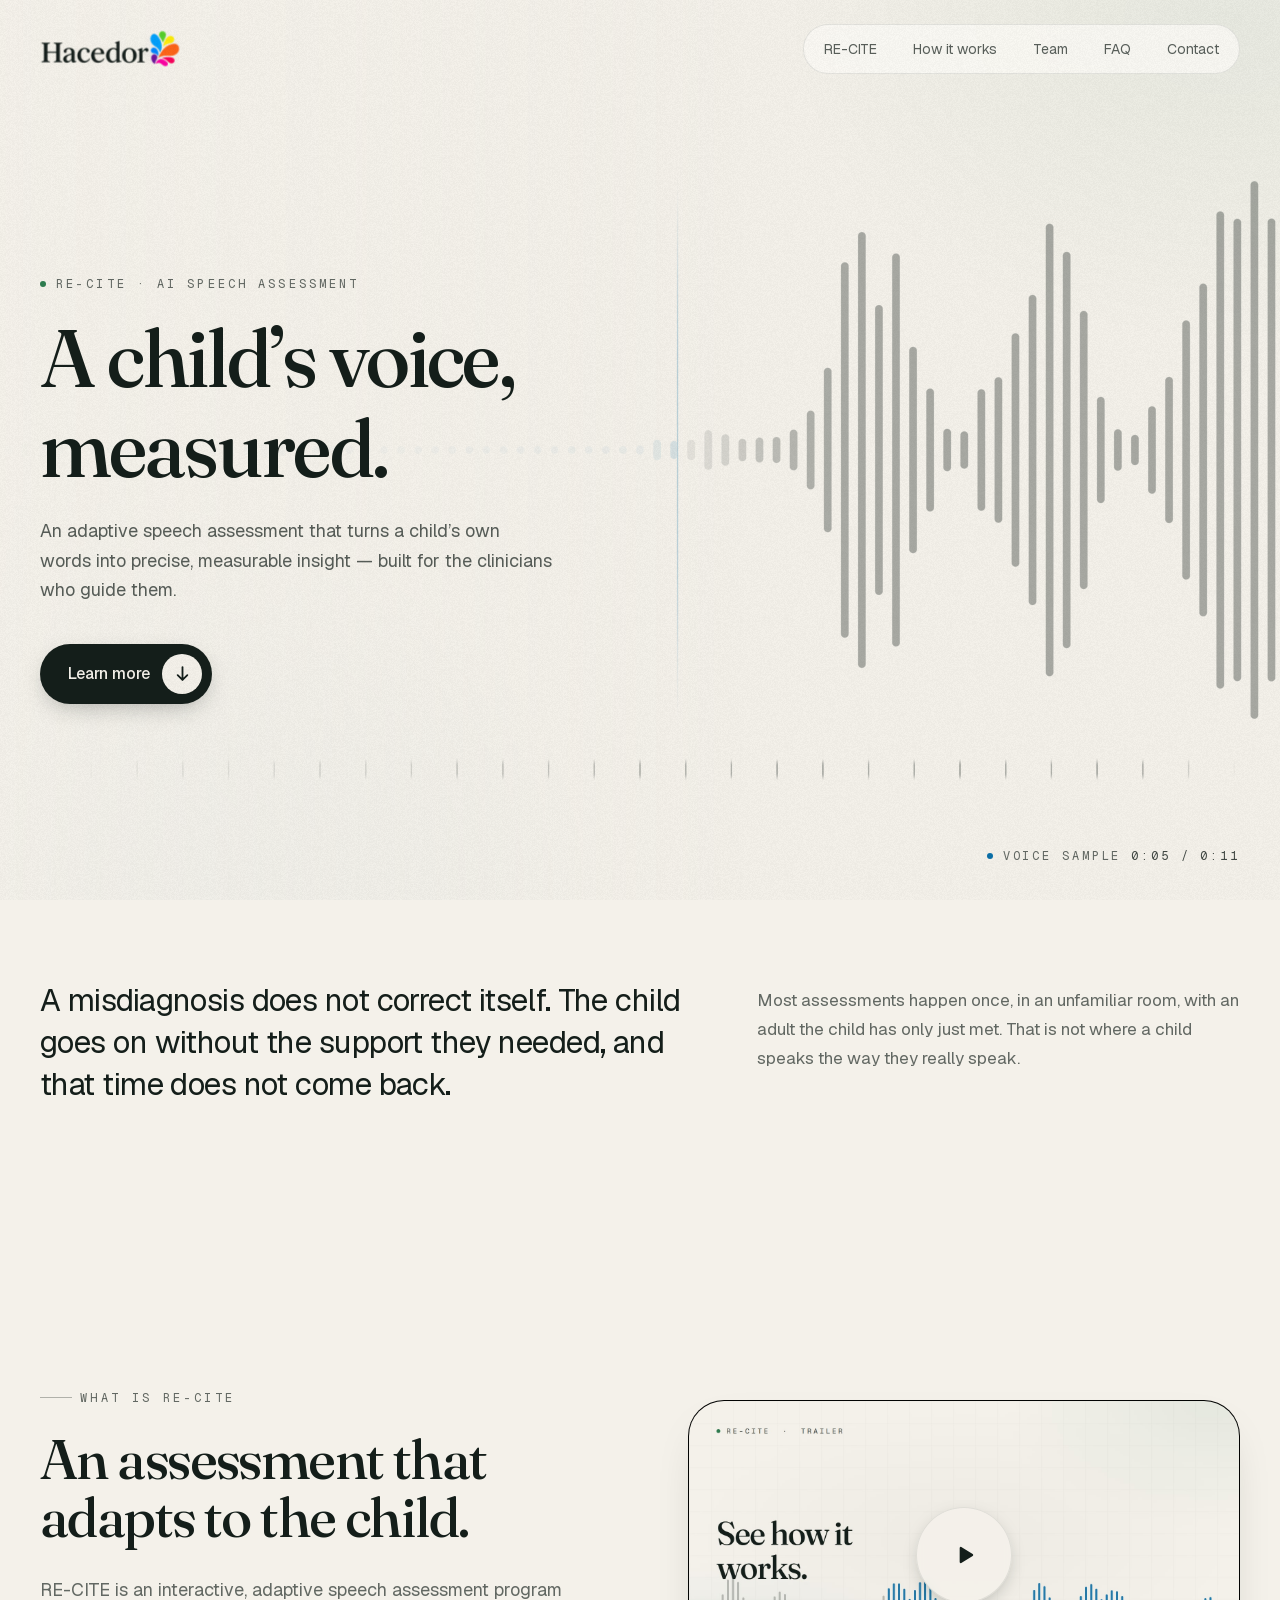
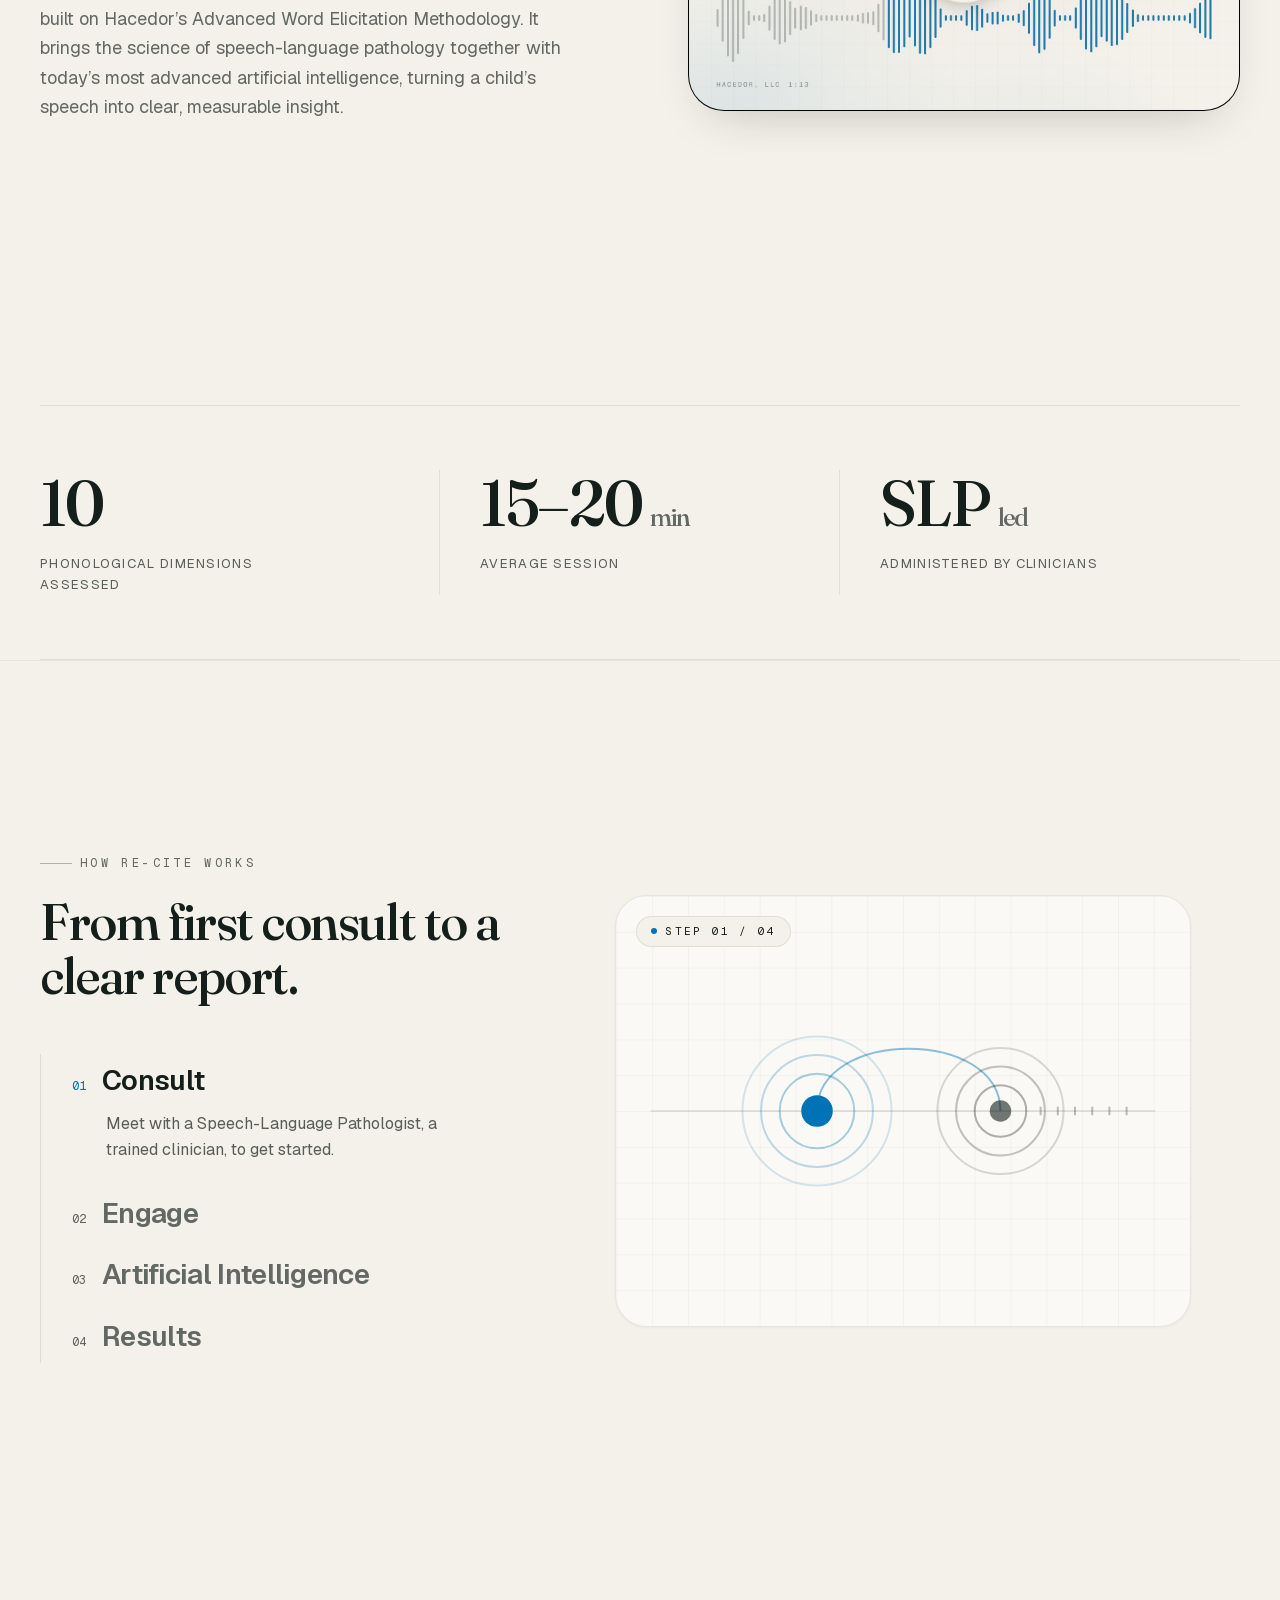
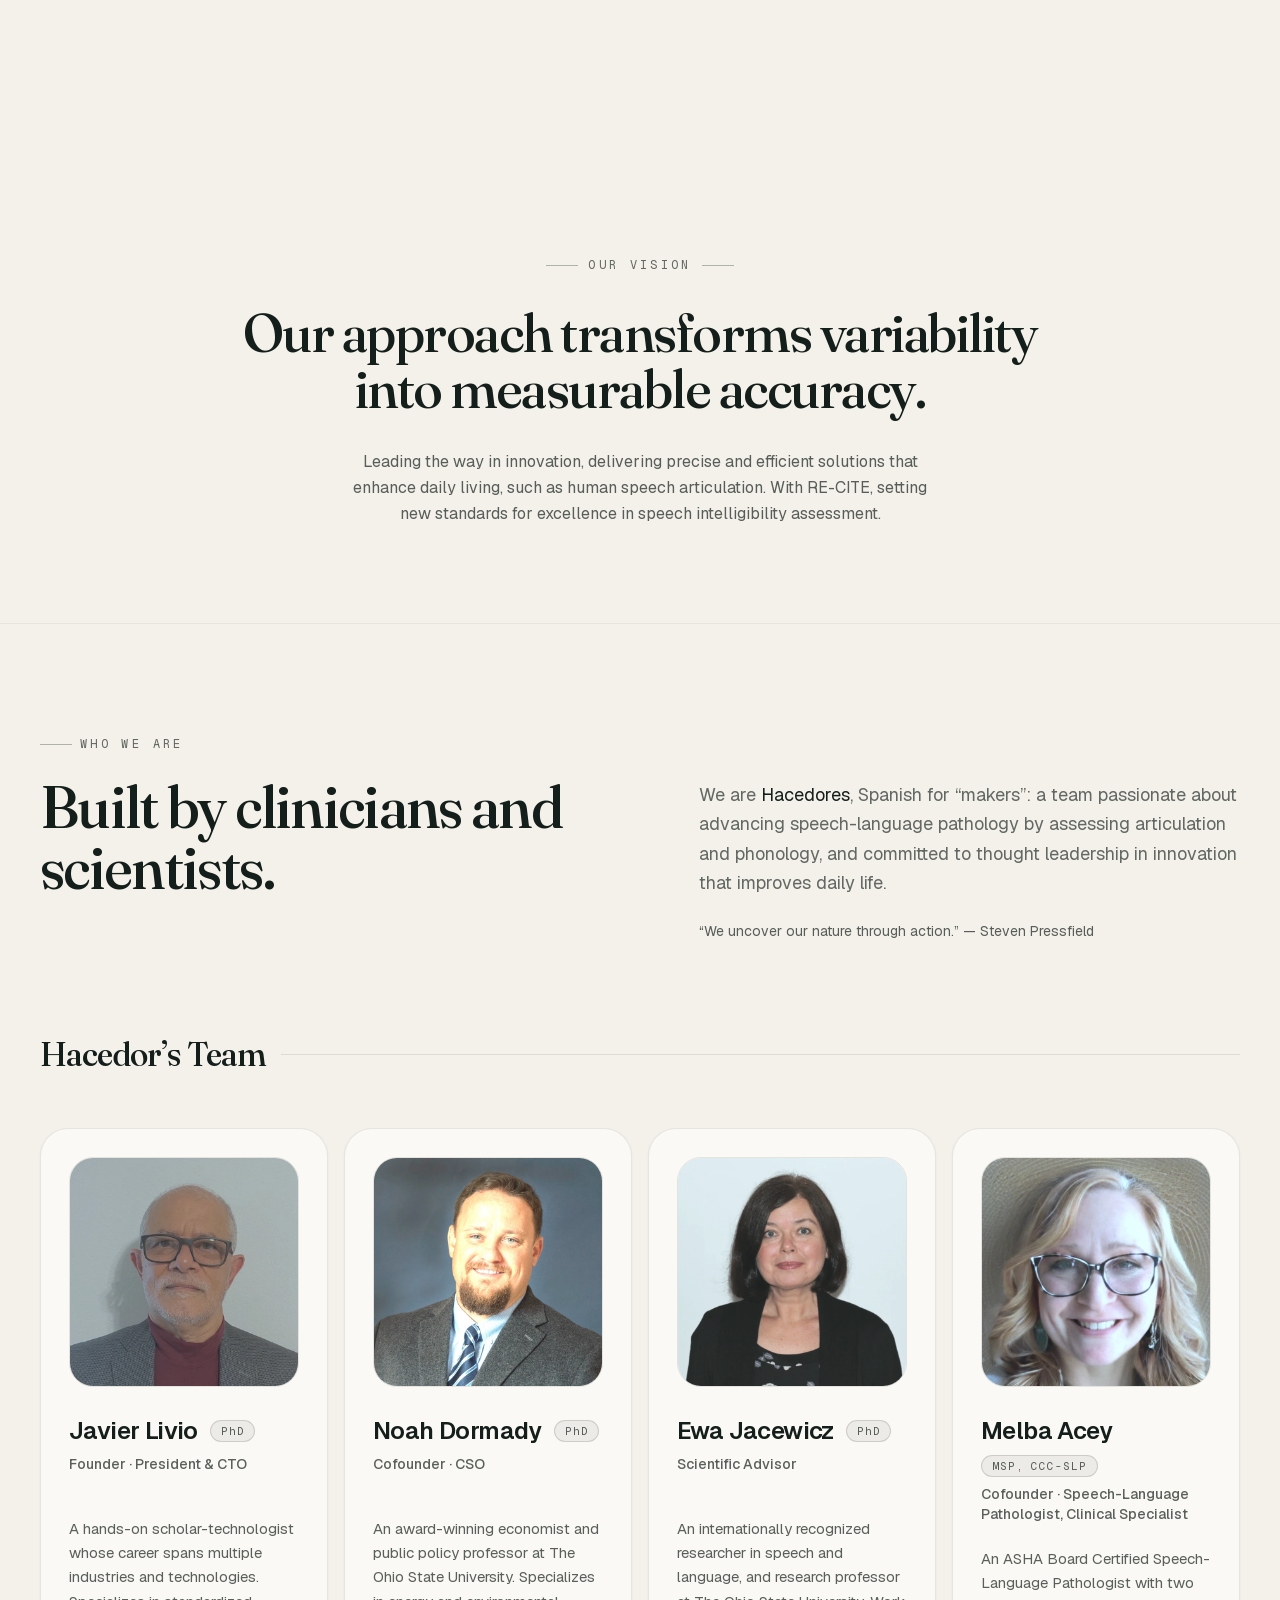
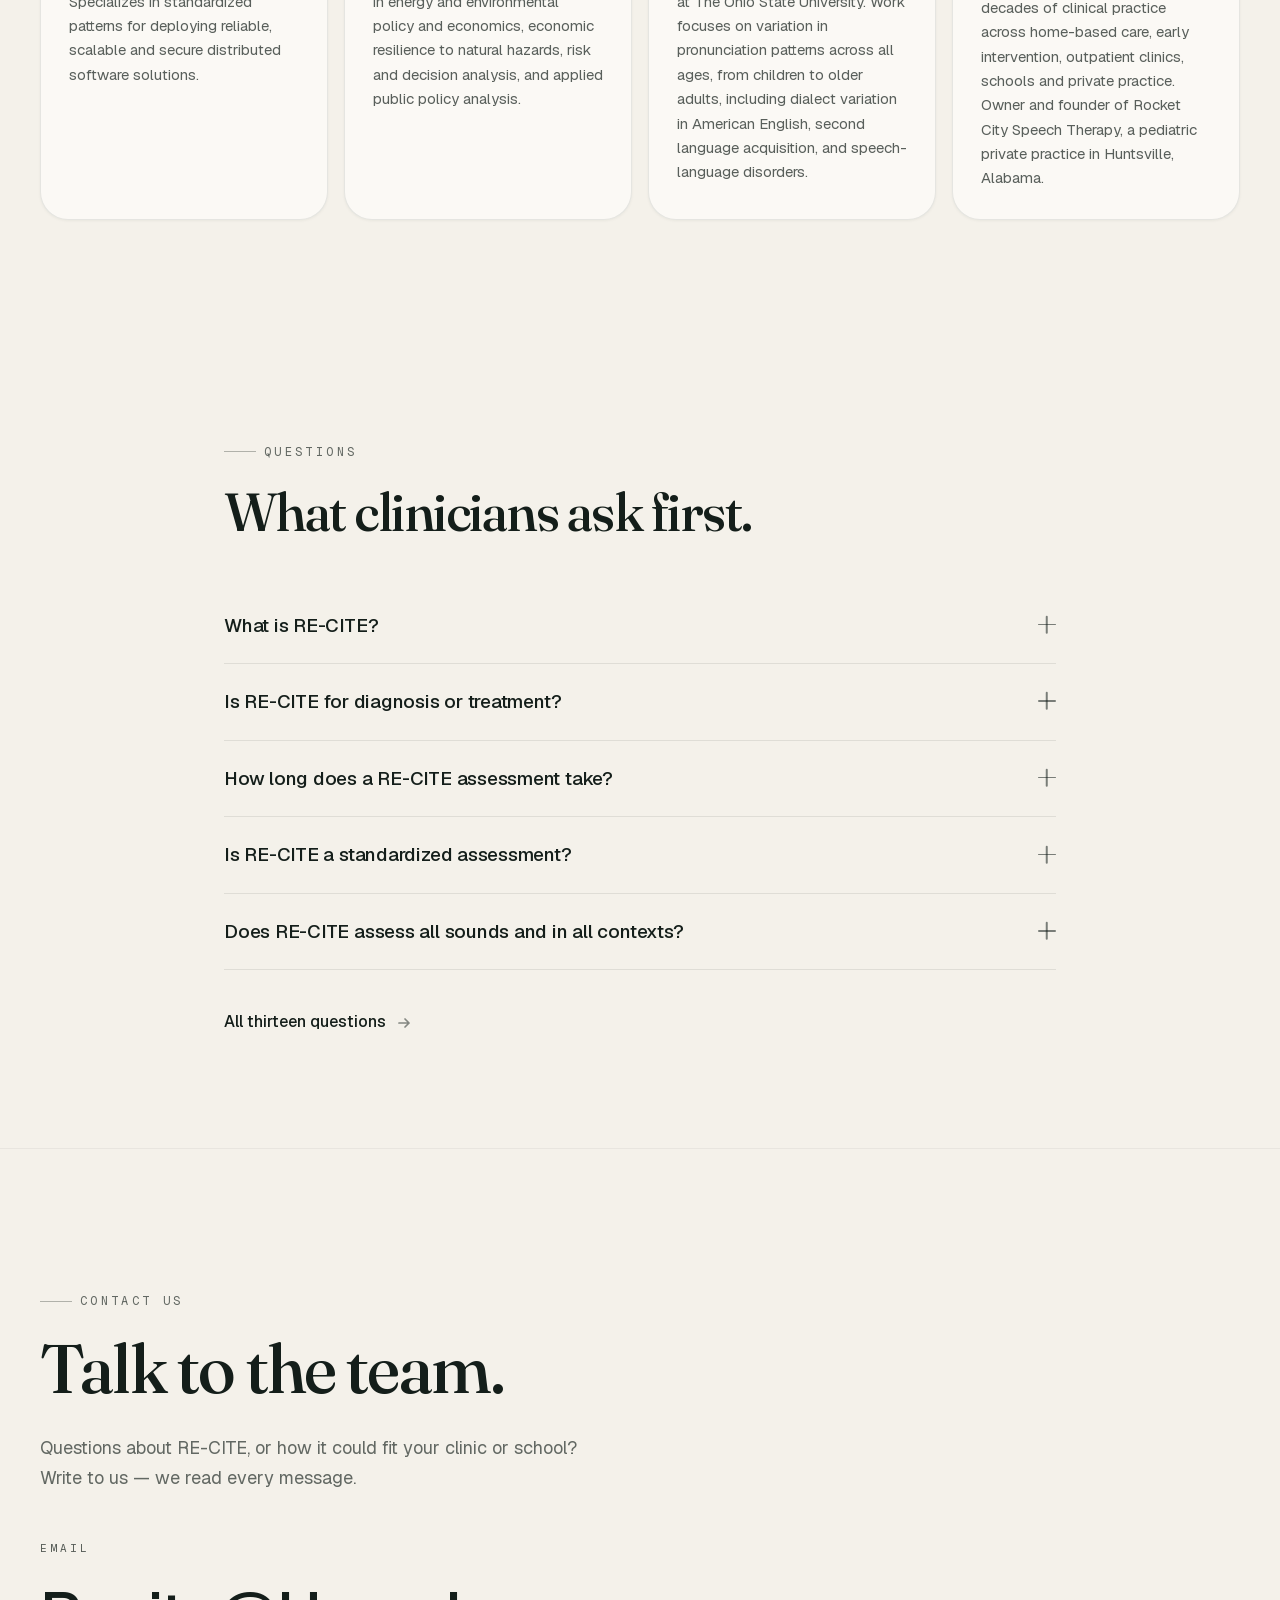
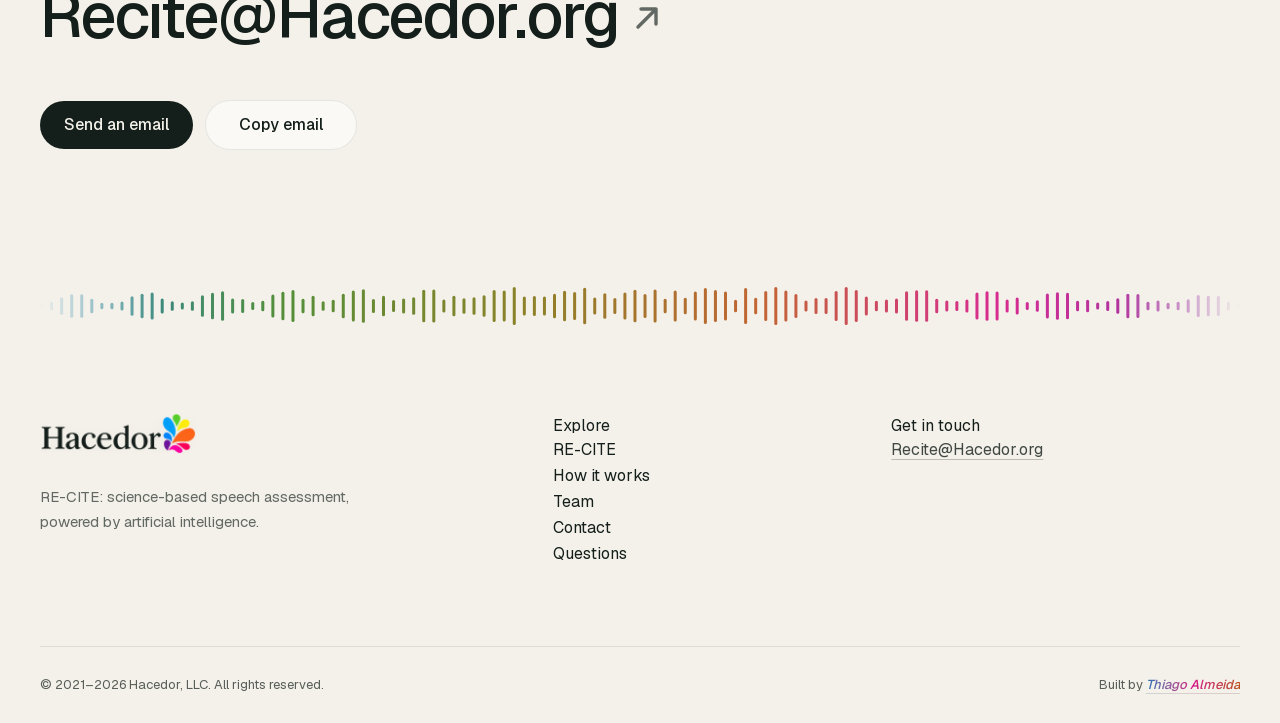
<file: site/index.html>
<!doctype html>
<html lang="en">
  <head>
    <meta charset="utf-8" />
    <meta name="viewport" content="width=device-width, initial-scale=1" />

    <!-- Marks that scripting is available, before anything paints. The
         entrance and reveal animations are scoped to `.js`, so without this
         the page simply renders in its finished state. -->
    <script>
      document.documentElement.classList.add("js");
    </script>

    <title>Hacedor</title>
    <meta
      name="description"
      content="RE-CITE is an interactive and adaptive speech assessment program that integrates the science of speech-language pathology with today's most advanced artificial intelligence systems."
    />
    <meta name="application-name" content="Hacedor" />
    <meta name="author" content="Hacedor, LLC" />
    <meta
      name="keywords"
      content="speech-language pathology, speech assessment, AI, child intelligibility, Direct Magnitude Estimation, RE-CITE"
    />
    <meta name="robots" content="index, follow" />
    <meta name="theme-color" content="#f4f1ea" />
    <meta name="color-scheme" content="light" />
    <link rel="canonical" href="https://hacedor.org/" />

    <meta property="og:type" content="website" />
    <meta property="og:url" content="https://hacedor.org/" />
    <meta property="og:site_name" content="Hacedor" />
    <meta property="og:title" content="Hacedor" />
    <meta
      property="og:description"
      content="RE-CITE is an interactive and adaptive speech assessment program that integrates the science of speech-language pathology with today's most advanced artificial intelligence systems."
    />
    <meta property="og:locale" content="en_US" />
    <meta property="og:image" content="https://hacedor.org/opengraph-image.jpg" />
    <meta property="og:image:type" content="image/jpeg" />
    <meta property="og:image:width" content="1200" />
    <meta property="og:image:height" content="630" />
    <meta property="og:image:alt" content="Hacedor: RE-CITE, AI speech assessment, over a colorful voice waveform on a dark blue background" />

    <meta name="twitter:card" content="summary_large_image" />
    <meta name="twitter:title" content="Hacedor" />
    <meta
      name="twitter:description"
      content="RE-CITE is an interactive and adaptive speech assessment program that integrates the science of speech-language pathology with today's most advanced artificial intelligence systems."
    />
    <meta name="twitter:image" content="https://hacedor.org/opengraph-image.jpg" />
    <meta name="twitter:image:type" content="image/jpeg" />
    <meta name="twitter:image:width" content="1200" />
    <meta name="twitter:image:height" content="630" />
    <meta name="twitter:image:alt" content="Hacedor: RE-CITE, AI speech assessment, over a colorful voice waveform on a dark blue background" />

    <link rel="manifest" href="manifest.webmanifest" />
    <link rel="icon" href="favicon.ico" sizes="48x48" type="image/x-icon" />
    <link rel="icon" href="icons/icon-512.png" sizes="512x512" type="image/png" />
    <link rel="apple-touch-icon" href="apple-icon.png" sizes="180x180" type="image/png" />

    <!-- The two faces the first screen needs, fetched alongside the CSS
         instead of after it. -->
    <link rel="preload" href="fonts/fraunces-latin.woff2" as="font" type="font/woff2" crossorigin />
    <link rel="preload" href="fonts/geist-latin.woff2" as="font" type="font/woff2" crossorigin />

    <link rel="stylesheet" href="css/fonts.css" />
    <link rel="stylesheet" href="css/site.css" />

    <!-- Structured data: tells search engines who the company is. -->
    <script type="application/ld+json">
      {
        "@context": "https://schema.org",
        "@type": "Organization",
        "name": "Hacedor, LLC",
        "alternateName": "Hacedor",
        "url": "https://hacedor.org",
        "logo": "https://hacedor.org/icons/icon-512.png",
        "description": "RE-CITE is an interactive and adaptive speech assessment program that integrates the science of speech-language pathology with today's most advanced artificial intelligence systems.",
        "email": "Recite@Hacedor.org",
        "sameAs": ["https://www.linkedin.com/company/hacedor-llc/"]
      }
    </script>
  </head>

  <body>
    <header class="site-header" data-site-header>
      <div class="site-header-inner">
        <a class="site-logo" href="#top" aria-label="Hacedor — back to top">
          <img
            src="brand/hacedor-logo-dark-320.webp"
            alt="Hacedor"
            width="320"
            height="82"
            fetchpriority="high"
          />
        </a>

        <nav class="site-nav" aria-label="Primary">
          <a href="#recite">RE-CITE</a>
          <a href="#how-it-works">How it works</a>
          <a href="#team">Team</a>
          <a href="#faq">FAQ</a>
          <a href="#contact" class="is-always is-cta">Contact</a>
        </nav>
      </div>
    </header>

    <main>
      <!-- ================================================================
           Hero
           ================================================================ -->
      <section class="hero" id="top" data-pause-offscreen>
        <div class="hero-canvas" data-voice-note aria-hidden="true">
          <canvas></canvas>
        </div>

        <!-- Gentle scrim over the side the wave already leaves quiet. -->
        <div class="hero-scrim" aria-hidden="true"></div>

        <div class="hero-body" data-hero-fade data-hero-lift>
          <div class="hero-inner">
            <div class="hero-copy" data-hero-copy>
              <p class="hero-eyebrow">
                <span class="dot"></span>
                RE-CITE <span>&middot;</span> AI speech assessment
              </p>

              <h1 class="hero-headline" data-hero-headline>
                <span class="hero-line">
                  <span
                    >A child&rsquo;s voice,<span class="sheen" aria-hidden="true"
                      >A child&rsquo;s voice,</span
                    ></span
                  >
                </span>
                <span class="hero-line">
                  <span
                    >measured.<span class="sheen" aria-hidden="true">measured.</span></span
                  >
                </span>
              </h1>

              <p class="hero-lead">
                An adaptive speech assessment that turns a child&rsquo;s own words into
                precise, measurable insight &mdash; built for the clinicians who guide them.
              </p>

              <div class="hero-cta">
                <a class="btn-pill" href="#recite" data-magnetic>
                  Learn more
                  <span class="btn-icon">
                    <svg width="15" height="15" viewBox="0 0 14 14" fill="none" aria-hidden="true">
                      <path
                        d="M7 1v12m0 0L2.5 8.5M7 13l4.5-4.5"
                        stroke="currentColor"
                        stroke-width="1.7"
                        stroke-linecap="round"
                        stroke-linejoin="round"
                      />
                    </svg>
                  </span>
                </a>
              </div>
            </div>
          </div>
        </div>

        <div class="hero-readout" data-hero-fade aria-hidden="true">
          <div>
            <p>
              <span class="dot"></span>
              <span class="label">Voice sample</span>
              <span class="time"><span data-hero-clock>0:00</span> / 0:11</span>
            </p>
          </div>
        </div>
      </section>

      <!-- ================================================================
           What is at stake
           ================================================================ -->
      <section class="stakes" data-reveal-group="0.4">
        <div>
          <p class="stakes-lead" data-rise>
            A misdiagnosis does not correct itself. The child goes on without the
            support they needed, and that time does not come back.
          </p>
          <p class="stakes-body" data-rise style="--rise-delay: 0.12s">
            Most assessments happen once, in an unfamiliar room, with an adult the
            child has only just met. That is not where a child speaks the way they
            really speak.
          </p>
        </div>
      </section>
      <!-- ================================================================
           RE-CITE
           ================================================================ -->
      <section class="recite" id="recite">
        <div class="recite-grid">
          <div class="recite-copy" data-reveal-group="0.35">
            <p class="recite-eyebrow" data-rise>
              <span class="rule"></span>
              What is RE-CITE
            </p>

            <h2 class="recite-title h-section" data-rise style="--rise-delay: 0.1s">
              An assessment that adapts to the child.
            </h2>

            <p class="recite-lead" data-rise style="--rise-delay: 0.2s">
              RE-CITE is an interactive, adaptive speech assessment program built on
              Hacedor&rsquo;s Advanced Word Elicitation Methodology. It brings the
              science of speech-language pathology together with today&rsquo;s most
              advanced artificial intelligence, turning a child&rsquo;s speech into
              clear, measurable insight.
            </p>
          </div>

          <div class="recite-media" data-reveal="0.3">
            <div class="video-player" data-video-player>
              <video
                src="video/recite-trailer.mp4"
                poster="video/recite-poster.jpg"
                title="RE-CITE trailer"
                preload="metadata"
                playsinline
                controlslist="nodownload noremoteplayback noplaybackrate"
                disablepictureinpicture
                disableremoteplayback
                draggable="false"
              ></video>

              <button class="vp-big" type="button" data-big-play aria-label="Play video: RE-CITE trailer">
                <span>
                  <svg width="26" height="26" viewBox="0 0 24 24" fill="currentColor" aria-hidden="true">
                    <path d="M8 5.5v13a1 1 0 0 0 1.5.86l10.5-6.5a1 1 0 0 0 0-1.72L9.5 4.64A1 1 0 0 0 8 5.5Z" />
                  </svg>
                </span>
              </button>

              <div class="vp-bar">
                <button type="button" data-play aria-label="Play">
                  <svg width="16" height="16" viewBox="0 0 24 24" fill="currentColor" aria-hidden="true" data-when-playing>
                    <rect x="6" y="5" width="4" height="14" rx="1.2" />
                    <rect x="14" y="5" width="4" height="14" rx="1.2" />
                  </svg>
                  <svg width="16" height="16" viewBox="0 0 24 24" fill="currentColor" aria-hidden="true" data-when-paused>
                    <path d="M8 5.5v13a1 1 0 0 0 1.5.86l10.5-6.5a1 1 0 0 0 0-1.72L9.5 4.64A1 1 0 0 0 8 5.5Z" />
                  </svg>
                </button>

                <span class="vp-time" data-elapsed>0:00</span>

                <input class="seek" type="range" min="0" max="0" step="0.1" value="0" aria-label="Seek" />

                <span class="vp-time vp-duration" data-duration>0:00</span>

                <button type="button" data-mute aria-label="Mute">
                  <svg
                    width="18" height="18" viewBox="0 0 24 24" fill="none" stroke="currentColor"
                    stroke-width="1.8" stroke-linecap="round" stroke-linejoin="round" aria-hidden="true"
                  >
                    <path d="M11 5 6 9H3v6h3l5 4V5Z" fill="currentColor" stroke="none" />
                    <path d="m16 9 5 6m0-6-5 6" data-when-muted />
                    <g data-when-unmuted>
                      <path d="M15.5 9a4 4 0 0 1 0 6" />
                      <path d="M18.3 6.5a8 8 0 0 1 0 11" />
                    </g>
                  </svg>
                </button>

                <button type="button" data-fullscreen aria-label="Full screen">
                  <svg
                    width="17" height="17" viewBox="0 0 24 24" fill="none" stroke="currentColor"
                    stroke-width="1.8" stroke-linecap="round" stroke-linejoin="round" aria-hidden="true"
                  >
                    <path d="M9 4v5H4m11-5v5h5M9 20v-5H4m11 5v-5h5" data-when-full />
                    <path d="M4 9V4h5m6 0h5v5M4 15v5h5m6 0h5v-5" data-when-windowed />
                  </svg>
                </button>
              </div>
            </div>
          </div>
        </div>
      </section>

      <!-- ================================================================
           Stats band
           ================================================================ -->
      <section class="stats">
        <div class="stats-inner">
          <dl>
            <div data-reveal="0.6">
              <dt class="h-section">10</dt>
              <dd>Phonological dimensions assessed</dd>
            </div>
            <div data-reveal="0.6" style="--reveal-delay: 0.08s">
              <dt class="h-section">15&ndash;20<span>min</span></dt>
              <dd>Average session</dd>
            </div>
            <div data-reveal="0.6" style="--reveal-delay: 0.16s">
              <dt class="h-section">SLP<span>led</span></dt>
              <dd>Administered by clinicians</dd>
            </div>
          </dl>
        </div>
      </section>

      <!-- ================================================================
           How it works
           ================================================================ -->
      <section class="hiw" id="how-it-works" data-pause-offscreen>
      <div class="hiw-stacked">
        <div>
          <div class="hiw-heading">
            <p>
              <span class="rule"></span>
              How RE-CITE works
            </p>
            <h2 class="h-section">From first consult to a clear report.</h2>
          </div>

          <ol class="hiw-steps" data-stacked-list>
            <span class="hiw-rail" aria-hidden="true"><span></span></span>

            <li data-reveal="0.35">
              <span class="hiw-dot" aria-hidden="true" style="background-color: var(--ink-blue)"></span>

              <div class="hiw-art panel">
                <div class="step-art" data-active="false">
                  <svg class="step-svg" xmlns="http://www.w3.org/2000/svg" viewBox="0 0 400 300" role="img" aria-hidden="true">
                    <defs>
                      <pattern id="sa-consult-grid-1" width="25" height="25" patternUnits="userSpaceOnUse">
                        <path d="M25 0H0v25" fill="none" stroke="#141e1a" stroke-width="0.5" opacity="0.1" />
                      </pattern>
                    </defs>
                    <rect width="400" height="300" fill="url(#sa-consult-grid-1)" />
                    <line x1="24" y1="150" x2="376" y2="150" stroke="#141e1a" stroke-width="1" opacity="0.14" />
                    <!-- the two parties, and the line of contact between them -->
                    <path d="M140 150C140 92 268 92 268 150" fill="none" stroke="#0073b6" stroke-width="1.4" opacity="0.45" />
                    <circle cx="140" cy="150" r="26" fill="none" stroke="#0073b6" stroke-width="1.4" opacity="0.34" />
                    <circle cx="140" cy="150" r="39" fill="none" stroke="#0073b6" stroke-width="1.4" opacity="0.25" />
                    <circle cx="140" cy="150" r="52" fill="none" stroke="#0073b6" stroke-width="1.4" opacity="0.16" />
                    <circle cx="268" cy="150" r="18" fill="none" stroke="#141e1a" stroke-width="1.4" opacity="0.34" />
                    <circle cx="268" cy="150" r="31" fill="none" stroke="#141e1a" stroke-width="1.4" opacity="0.25" />
                    <circle cx="268" cy="150" r="44" fill="none" stroke="#141e1a" stroke-width="1.4" opacity="0.16" />
                    <circle cx="140" cy="150" r="11" fill="#0073b6" />
                    <circle cx="268" cy="150" r="7.5" fill="#141e1a" opacity="0.6" />
                    <!-- the signal has not started yet: a calm baseline -->
                    <line x1="296" y1="147" x2="296" y2="153" stroke="#141e1a" stroke-width="1.4" opacity="0.28" />
                    <line x1="308" y1="147" x2="308" y2="153" stroke="#141e1a" stroke-width="1.4" opacity="0.28" />
                    <line x1="320" y1="147" x2="320" y2="153" stroke="#141e1a" stroke-width="1.4" opacity="0.28" />
                    <line x1="332" y1="147" x2="332" y2="153" stroke="#141e1a" stroke-width="1.4" opacity="0.28" />
                    <line x1="344" y1="147" x2="344" y2="153" stroke="#141e1a" stroke-width="1.4" opacity="0.28" />
                    <line x1="356" y1="147" x2="356" y2="153" stroke="#141e1a" stroke-width="1.4" opacity="0.28" />
                  </svg>
                </div>
              </div>

              <div>
                <p class="hiw-step-n" style="color: var(--ink-blue)">Step 01</p>
                <h3>Consult</h3>
                <p>Meet with a Speech-Language Pathologist, a trained clinician, to get started.</p>
              </div>
            </li>

            <li data-reveal="0.35">
              <span class="hiw-dot" aria-hidden="true" style="background-color: var(--ink-green)"></span>

              <div class="hiw-art panel">
                <div class="step-art" data-active="false">
                  <svg class="step-svg" xmlns="http://www.w3.org/2000/svg" viewBox="0 0 400 300" role="img" aria-hidden="true">
                    <defs>
                      <pattern id="sa-engage-grid-2" width="25" height="25" patternUnits="userSpaceOnUse">
                        <path d="M25 0H0v25" fill="none" stroke="#141e1a" stroke-width="0.5" opacity="0.1" />
                      </pattern>
                    </defs>
                    <rect width="400" height="300" fill="url(#sa-engage-grid-2)" />
                    <line x1="24" y1="150" x2="376" y2="150" stroke="#141e1a" stroke-width="1" opacity="0.14" />
                    <rect x="52" y="126.4974" width="3.9467" height="47.0051" rx="1.9733" fill="#141e1a" opacity="0.3" />
                    <rect x="60.9697" y="86.4362" width="3.9467" height="127.1276" rx="1.9733" fill="#141e1a" opacity="0.3" />
                    <rect x="69.9394" y="105.2095" width="3.9467" height="89.5809" rx="1.9733" fill="#141e1a" opacity="0.3" />
                    <rect x="78.9091" y="141.5" width="3.9467" height="17" rx="1.9733" fill="#141e1a" opacity="0.3" />
                    <rect x="87.8788" y="137.1589" width="3.9467" height="25.6823" rx="1.9733" fill="#141e1a" opacity="0.3" />
                    <rect x="96.8485" y="106.0535" width="3.9467" height="87.8931" rx="1.9733" fill="#141e1a" opacity="0.3" />
                    <rect x="105.8182" y="101.141" width="3.9467" height="97.718" rx="1.9733" fill="#141e1a" opacity="0.3" />
                    <rect x="114.7879" y="117.6706" width="3.9467" height="64.6588" rx="1.9733" fill="#141e1a" opacity="0.3" />
                    <rect x="123.7576" y="129.1979" width="3.9467" height="41.6042" rx="1.9733" fill="#141e1a" opacity="0.3" />
                    <rect x="132.7273" y="136.0725" width="3.9467" height="27.855" rx="1.9733" fill="#367d1a" opacity="0.9" />
                    <rect x="141.697" y="132.2466" width="3.9467" height="35.5068" rx="1.9733" fill="#367d1a" opacity="0.9" />
                    <rect x="150.6667" y="133.4849" width="3.9467" height="33.0303" rx="1.9733" fill="#367d1a" opacity="0.9" />
                    <rect x="159.6364" y="139.6176" width="3.9467" height="20.7649" rx="1.9733" fill="#367d1a" opacity="0.9" />
                    <rect x="168.6061" y="141.5" width="3.9467" height="17" rx="1.9733" fill="#367d1a" opacity="0.9" />
                    <rect x="177.5758" y="141.5" width="3.9467" height="17" rx="1.9733" fill="#367d1a" opacity="0.9" />
                    <rect x="186.5455" y="141.0338" width="3.9467" height="17.9324" rx="1.9733" fill="#367d1a" opacity="0.9" />
                    <rect x="195.5152" y="111.1538" width="3.9467" height="77.6924" rx="1.9733" fill="#367d1a" opacity="0.9" />
                    <rect x="204.4848" y="76.7903" width="3.9467" height="146.4194" rx="1.9733" fill="#367d1a" opacity="0.9" />
                    <rect x="213.4545" y="87.829" width="3.9467" height="124.342" rx="1.9733" fill="#367d1a" opacity="0.9" />
                    <rect x="222.4242" y="137.1761" width="3.9467" height="25.6478" rx="1.9733" fill="#367d1a" opacity="0.9" />
                    <rect x="231.3939" y="141.5" width="3.9467" height="17" rx="1.9733" fill="#367d1a" opacity="0.9" />
                    <rect x="240.3636" y="123.2193" width="3.9467" height="53.5614" rx="1.9733" fill="#367d1a" opacity="0.9" />
                    <rect x="249.3333" y="130.8129" width="3.9467" height="38.3742" rx="1.9733" fill="#367d1a" opacity="0.9" />
                    <rect x="258.303" y="141.5" width="3.9467" height="17" rx="1.9733" fill="#367d1a" opacity="0.9" />
                    <rect x="267.2727" y="141.5" width="3.9467" height="17" rx="1.9733" fill="#367d1a" opacity="0.9" />
                    <rect x="276.2424" y="129.5636" width="3.9467" height="40.8729" rx="1.9733" fill="#141e1a" opacity="0.3" />
                    <rect x="285.2121" y="92.356" width="3.9467" height="115.2881" rx="1.9733" fill="#141e1a" opacity="0.3" />
                    <rect x="294.1818" y="76.8037" width="3.9467" height="146.3926" rx="1.9733" fill="#141e1a" opacity="0.3" />
                    <rect x="303.1515" y="89.255" width="3.9467" height="121.4899" rx="1.9733" fill="#141e1a" opacity="0.3" />
                    <rect x="312.1212" y="111.7483" width="3.9467" height="76.5033" rx="1.9733" fill="#141e1a" opacity="0.3" />
                    <rect x="321.0909" y="126.5215" width="3.9467" height="46.9569" rx="1.9733" fill="#141e1a" opacity="0.3" />
                    <rect x="330.0606" y="132.7728" width="3.9467" height="34.4544" rx="1.9733" fill="#141e1a" opacity="0.3" />
                    <rect x="339.0303" y="140.6361" width="3.9467" height="18.7278" rx="1.9733" fill="#141e1a" opacity="0.3" />
                  </svg>
                </div>
              </div>

              <div>
                <p class="hiw-step-n" style="color: var(--ink-green)">Step 02</p>
                <h3>Engage</h3>
                <p>The child plays an interactive speech game while the clinician listens.</p>
              </div>
            </li>

            <li data-reveal="0.35">
              <span class="hiw-dot" aria-hidden="true" style="background-color: var(--ink-orange)"></span>

              <div class="hiw-art panel">
                <div class="step-art" data-active="false">
                  <svg class="step-svg" xmlns="http://www.w3.org/2000/svg" viewBox="0 0 400 300" role="img" aria-hidden="true">
                    <defs>
                      <pattern id="sa-ai-grid-3" width="25" height="25" patternUnits="userSpaceOnUse">
                        <path d="M25 0H0v25" fill="none" stroke="#141e1a" stroke-width="0.5" opacity="0.1" />
                      </pattern>
                    </defs>
                    <rect width="400" height="300" fill="url(#sa-ai-grid-3)" />
                    <line x1="24" y1="150" x2="376" y2="150" stroke="#141e1a" stroke-width="1" opacity="0.14" />
                    <!-- the same signal, now sampled into discrete cells -->
                    <rect x="52" y="138.4" width="9" height="9" rx="2" fill="#141e1a" opacity="0.46" />
                    <rect x="52" y="126.8" width="9" height="9" rx="2" fill="#141e1a" opacity="0.3733" />
                    <rect x="52" y="152.6" width="9" height="9" rx="2" fill="#141e1a" opacity="0.46" />
                    <rect x="52" y="164.2" width="9" height="9" rx="2" fill="#141e1a" opacity="0.3733" />
                    <rect x="60.9697" y="138.4" width="9" height="9" rx="2" fill="#141e1a" opacity="0.46" />
                    <rect x="60.9697" y="126.8" width="9" height="9" rx="2" fill="#141e1a" opacity="0.4167" />
                    <rect x="60.9697" y="115.2" width="9" height="9" rx="2" fill="#141e1a" opacity="0.3733" />
                    <rect x="60.9697" y="103.6" width="9" height="9" rx="2" fill="#141e1a" opacity="0.33" />
                    <rect x="60.9697" y="92" width="9" height="9" rx="2" fill="#141e1a" opacity="0.2867" />
                    <rect x="60.9697" y="152.6" width="9" height="9" rx="2" fill="#141e1a" opacity="0.46" />
                    <rect x="60.9697" y="164.2" width="9" height="9" rx="2" fill="#141e1a" opacity="0.4167" />
                    <rect x="60.9697" y="175.8" width="9" height="9" rx="2" fill="#141e1a" opacity="0.3733" />
                    <rect x="60.9697" y="187.4" width="9" height="9" rx="2" fill="#141e1a" opacity="0.33" />
                    <rect x="60.9697" y="199" width="9" height="9" rx="2" fill="#141e1a" opacity="0.2867" />
                    <rect x="69.9394" y="138.4" width="9" height="9" rx="2" fill="#141e1a" opacity="0.46" />
                    <rect x="69.9394" y="126.8" width="9" height="9" rx="2" fill="#141e1a" opacity="0.408" />
                    <rect x="69.9394" y="115.2" width="9" height="9" rx="2" fill="#141e1a" opacity="0.356" />
                    <rect x="69.9394" y="103.6" width="9" height="9" rx="2" fill="#141e1a" opacity="0.304" />
                    <rect x="69.9394" y="152.6" width="9" height="9" rx="2" fill="#141e1a" opacity="0.46" />
                    <rect x="69.9394" y="164.2" width="9" height="9" rx="2" fill="#141e1a" opacity="0.408" />
                    <rect x="69.9394" y="175.8" width="9" height="9" rx="2" fill="#141e1a" opacity="0.356" />
                    <rect x="69.9394" y="187.4" width="9" height="9" rx="2" fill="#141e1a" opacity="0.304" />
                    <rect x="78.9091" y="138.4" width="9" height="9" rx="2" fill="#141e1a" opacity="0.46" />
                    <rect x="78.9091" y="152.6" width="9" height="9" rx="2" fill="#141e1a" opacity="0.46" />
                    <rect x="87.8788" y="138.4" width="9" height="9" rx="2" fill="#141e1a" opacity="0.46" />
                    <rect x="87.8788" y="152.6" width="9" height="9" rx="2" fill="#141e1a" opacity="0.46" />
                    <rect x="96.8485" y="138.4" width="9" height="9" rx="2" fill="#141e1a" opacity="0.46" />
                    <rect x="96.8485" y="126.8" width="9" height="9" rx="2" fill="#141e1a" opacity="0.408" />
                    <rect x="96.8485" y="115.2" width="9" height="9" rx="2" fill="#141e1a" opacity="0.356" />
                    <rect x="96.8485" y="103.6" width="9" height="9" rx="2" fill="#141e1a" opacity="0.304" />
                    <rect x="96.8485" y="152.6" width="9" height="9" rx="2" fill="#141e1a" opacity="0.46" />
                    <rect x="96.8485" y="164.2" width="9" height="9" rx="2" fill="#141e1a" opacity="0.408" />
                    <rect x="96.8485" y="175.8" width="9" height="9" rx="2" fill="#141e1a" opacity="0.356" />
                    <rect x="96.8485" y="187.4" width="9" height="9" rx="2" fill="#141e1a" opacity="0.304" />
                    <rect x="105.8182" y="138.4" width="9" height="9" rx="2" fill="#141e1a" opacity="0.46" />
                    <rect x="105.8182" y="126.8" width="9" height="9" rx="2" fill="#141e1a" opacity="0.408" />
                    <rect x="105.8182" y="115.2" width="9" height="9" rx="2" fill="#141e1a" opacity="0.356" />
                    <rect x="105.8182" y="103.6" width="9" height="9" rx="2" fill="#141e1a" opacity="0.304" />
                    <rect x="105.8182" y="152.6" width="9" height="9" rx="2" fill="#141e1a" opacity="0.46" />
                    <rect x="105.8182" y="164.2" width="9" height="9" rx="2" fill="#141e1a" opacity="0.408" />
                    <rect x="105.8182" y="175.8" width="9" height="9" rx="2" fill="#141e1a" opacity="0.356" />
                    <rect x="105.8182" y="187.4" width="9" height="9" rx="2" fill="#141e1a" opacity="0.304" />
                    <rect x="114.7879" y="138.4" width="9" height="9" rx="2" fill="#141e1a" opacity="0.46" />
                    <rect x="114.7879" y="126.8" width="9" height="9" rx="2" fill="#141e1a" opacity="0.395" />
                    <rect x="114.7879" y="115.2" width="9" height="9" rx="2" fill="#141e1a" opacity="0.33" />
                    <rect x="114.7879" y="152.6" width="9" height="9" rx="2" fill="#141e1a" opacity="0.46" />
                    <rect x="114.7879" y="164.2" width="9" height="9" rx="2" fill="#141e1a" opacity="0.395" />
                    <rect x="114.7879" y="175.8" width="9" height="9" rx="2" fill="#141e1a" opacity="0.33" />
                    <rect x="123.7576" y="138.4" width="9" height="9" rx="2" fill="#141e1a" opacity="0.46" />
                    <rect x="123.7576" y="126.8" width="9" height="9" rx="2" fill="#141e1a" opacity="0.3733" />
                    <rect x="123.7576" y="152.6" width="9" height="9" rx="2" fill="#141e1a" opacity="0.46" />
                    <rect x="123.7576" y="164.2" width="9" height="9" rx="2" fill="#141e1a" opacity="0.3733" />
                    <rect x="132.7273" y="138.4" width="9" height="9" rx="2" fill="#141e1a" opacity="0.46" />
                    <rect x="132.7273" y="152.6" width="9" height="9" rx="2" fill="#141e1a" opacity="0.46" />
                    <rect x="141.697" y="138.4" width="9" height="9" rx="2" fill="#141e1a" opacity="0.46" />
                    <rect x="141.697" y="126.8" width="9" height="9" rx="2" fill="#141e1a" opacity="0.3733" />
                    <rect x="141.697" y="152.6" width="9" height="9" rx="2" fill="#141e1a" opacity="0.46" />
                    <rect x="141.697" y="164.2" width="9" height="9" rx="2" fill="#141e1a" opacity="0.3733" />
                    <rect x="150.6667" y="138.4" width="9" height="9" rx="2" fill="#141e1a" opacity="0.46" />
                    <rect x="150.6667" y="152.6" width="9" height="9" rx="2" fill="#141e1a" opacity="0.46" />
                    <rect x="159.6364" y="138.4" width="9" height="9" rx="2" fill="#141e1a" opacity="0.46" />
                    <rect x="159.6364" y="152.6" width="9" height="9" rx="2" fill="#141e1a" opacity="0.46" />
                    <rect x="168.6061" y="138.4" width="9" height="9" rx="2" fill="#141e1a" opacity="0.46" />
                    <rect x="168.6061" y="152.6" width="9" height="9" rx="2" fill="#141e1a" opacity="0.46" />
                    <rect x="177.5758" y="138.4" width="9" height="9" rx="2" fill="#141e1a" opacity="0.46" />
                    <rect x="177.5758" y="152.6" width="9" height="9" rx="2" fill="#141e1a" opacity="0.46" />
                    <rect x="186.5455" y="138.4" width="9" height="9" rx="2" fill="#141e1a" opacity="0.46" />
                    <rect x="186.5455" y="152.6" width="9" height="9" rx="2" fill="#141e1a" opacity="0.46" />
                    <rect x="195.5152" y="138.4" width="9" height="9" rx="2" fill="#141e1a" opacity="0.46" />
                    <rect x="195.5152" y="126.8" width="9" height="9" rx="2" fill="#141e1a" opacity="0.395" />
                    <rect x="195.5152" y="115.2" width="9" height="9" rx="2" fill="#141e1a" opacity="0.33" />
                    <rect x="195.5152" y="152.6" width="9" height="9" rx="2" fill="#141e1a" opacity="0.46" />
                    <rect x="195.5152" y="164.2" width="9" height="9" rx="2" fill="#141e1a" opacity="0.395" />
                    <rect x="195.5152" y="175.8" width="9" height="9" rx="2" fill="#141e1a" opacity="0.33" />
                    <rect x="204.4848" y="138.4" width="9" height="9" rx="2" fill="#141e1a" opacity="0.46" />
                    <rect x="204.4848" y="126.8" width="9" height="9" rx="2" fill="#141e1a" opacity="0.4229" />
                    <rect x="204.4848" y="115.2" width="9" height="9" rx="2" fill="#141e1a" opacity="0.3857" />
                    <rect x="204.4848" y="103.6" width="9" height="9" rx="2" fill="#141e1a" opacity="0.3486" />
                    <rect x="204.4848" y="92" width="9" height="9" rx="2" fill="#141e1a" opacity="0.3114" />
                    <rect x="204.4848" y="80.4" width="9" height="9" rx="2" fill="#141e1a" opacity="0.2743" />
                    <rect x="204.4848" y="152.6" width="9" height="9" rx="2" fill="#141e1a" opacity="0.46" />
                    <rect x="204.4848" y="164.2" width="9" height="9" rx="2" fill="#141e1a" opacity="0.4229" />
                    <rect x="204.4848" y="175.8" width="9" height="9" rx="2" fill="#141e1a" opacity="0.3857" />
                    <rect x="204.4848" y="187.4" width="9" height="9" rx="2" fill="#141e1a" opacity="0.3486" />
                    <rect x="204.4848" y="199" width="9" height="9" rx="2" fill="#141e1a" opacity="0.3114" />
                    <rect x="204.4848" y="210.6" width="9" height="9" rx="2" fill="#141e1a" opacity="0.2743" />
                    <rect x="213.4545" y="138.4" width="9" height="9" rx="2" fill="#141e1a" opacity="0.46" />
                    <rect x="213.4545" y="126.8" width="9" height="9" rx="2" fill="#141e1a" opacity="0.4167" />
                    <rect x="213.4545" y="115.2" width="9" height="9" rx="2" fill="#141e1a" opacity="0.3733" />
                    <rect x="213.4545" y="103.6" width="9" height="9" rx="2" fill="#141e1a" opacity="0.33" />
                    <rect x="213.4545" y="92" width="9" height="9" rx="2" fill="#141e1a" opacity="0.2867" />
                    <rect x="213.4545" y="152.6" width="9" height="9" rx="2" fill="#141e1a" opacity="0.46" />
                    <rect x="213.4545" y="164.2" width="9" height="9" rx="2" fill="#141e1a" opacity="0.4167" />
                    <rect x="213.4545" y="175.8" width="9" height="9" rx="2" fill="#141e1a" opacity="0.3733" />
                    <rect x="213.4545" y="187.4" width="9" height="9" rx="2" fill="#141e1a" opacity="0.33" />
                    <rect x="213.4545" y="199" width="9" height="9" rx="2" fill="#141e1a" opacity="0.2867" />
                    <rect x="222.4242" y="138.4" width="9" height="9" rx="2" fill="#141e1a" opacity="0.46" />
                    <rect x="222.4242" y="152.6" width="9" height="9" rx="2" fill="#141e1a" opacity="0.46" />
                    <rect x="231.3939" y="138.4" width="9" height="9" rx="2" fill="#141e1a" opacity="0.46" />
                    <rect x="231.3939" y="152.6" width="9" height="9" rx="2" fill="#141e1a" opacity="0.46" />
                    <rect x="240.3636" y="138.4" width="9" height="9" rx="2" fill="#141e1a" opacity="0.46" />
                    <rect x="240.3636" y="126.8" width="9" height="9" rx="2" fill="#141e1a" opacity="0.3733" />
                    <rect x="240.3636" y="152.6" width="9" height="9" rx="2" fill="#141e1a" opacity="0.46" />
                    <rect x="240.3636" y="164.2" width="9" height="9" rx="2" fill="#141e1a" opacity="0.3733" />
                    <rect x="249.3333" y="138.4" width="9" height="9" rx="2" fill="#141e1a" opacity="0.46" />
                    <rect x="249.3333" y="126.8" width="9" height="9" rx="2" fill="#141e1a" opacity="0.3733" />
                    <rect x="249.3333" y="152.6" width="9" height="9" rx="2" fill="#141e1a" opacity="0.46" />
                    <rect x="249.3333" y="164.2" width="9" height="9" rx="2" fill="#141e1a" opacity="0.3733" />
                    <rect x="258.303" y="138.4" width="9" height="9" rx="2" fill="#141e1a" opacity="0.46" />
                    <rect x="258.303" y="152.6" width="9" height="9" rx="2" fill="#141e1a" opacity="0.46" />
                    <rect x="267.2727" y="138.4" width="9" height="9" rx="2" fill="#141e1a" opacity="0.46" />
                    <rect x="267.2727" y="152.6" width="9" height="9" rx="2" fill="#141e1a" opacity="0.46" />
                    <rect x="276.2424" y="138.4" width="9" height="9" rx="2" fill="#141e1a" opacity="0.46" />
                    <rect x="276.2424" y="126.8" width="9" height="9" rx="2" fill="#141e1a" opacity="0.3733" />
                    <rect x="276.2424" y="152.6" width="9" height="9" rx="2" fill="#141e1a" opacity="0.46" />
                    <rect x="276.2424" y="164.2" width="9" height="9" rx="2" fill="#141e1a" opacity="0.3733" />
                    <rect x="285.2121" y="138.4" width="9" height="9" rx="2" fill="#141e1a" opacity="0.46" />
                    <rect x="285.2121" y="126.8" width="9" height="9" rx="2" fill="#141e1a" opacity="0.4167" />
                    <rect x="285.2121" y="115.2" width="9" height="9" rx="2" fill="#141e1a" opacity="0.3733" />
                    <rect x="285.2121" y="103.6" width="9" height="9" rx="2" fill="#141e1a" opacity="0.33" />
                    <rect x="285.2121" y="92" width="9" height="9" rx="2" fill="#141e1a" opacity="0.2867" />
                    <rect x="285.2121" y="152.6" width="9" height="9" rx="2" fill="#141e1a" opacity="0.46" />
                    <rect x="285.2121" y="164.2" width="9" height="9" rx="2" fill="#141e1a" opacity="0.4167" />
                    <rect x="285.2121" y="175.8" width="9" height="9" rx="2" fill="#141e1a" opacity="0.3733" />
                    <rect x="285.2121" y="187.4" width="9" height="9" rx="2" fill="#141e1a" opacity="0.33" />
                    <rect x="285.2121" y="199" width="9" height="9" rx="2" fill="#141e1a" opacity="0.2867" />
                    <rect x="294.1818" y="138.4" width="9" height="9" rx="2" fill="#141e1a" opacity="0.46" />
                    <rect x="294.1818" y="126.8" width="9" height="9" rx="2" fill="#141e1a" opacity="0.4229" />
                    <rect x="294.1818" y="115.2" width="9" height="9" rx="2" fill="#141e1a" opacity="0.3857" />
                    <rect x="294.1818" y="103.6" width="9" height="9" rx="2" fill="#141e1a" opacity="0.3486" />
                    <rect x="294.1818" y="92" width="9" height="9" rx="2" fill="#141e1a" opacity="0.3114" />
                    <rect x="294.1818" y="80.4" width="9" height="9" rx="2" fill="#141e1a" opacity="0.2743" />
                    <rect x="294.1818" y="152.6" width="9" height="9" rx="2" fill="#141e1a" opacity="0.46" />
                    <rect x="294.1818" y="164.2" width="9" height="9" rx="2" fill="#141e1a" opacity="0.4229" />
                    <rect x="294.1818" y="175.8" width="9" height="9" rx="2" fill="#141e1a" opacity="0.3857" />
                    <rect x="294.1818" y="187.4" width="9" height="9" rx="2" fill="#141e1a" opacity="0.3486" />
                    <rect x="294.1818" y="199" width="9" height="9" rx="2" fill="#141e1a" opacity="0.3114" />
                    <rect x="294.1818" y="210.6" width="9" height="9" rx="2" fill="#141e1a" opacity="0.2743" />
                    <rect x="303.1515" y="138.4" width="9" height="9" rx="2" fill="#141e1a" opacity="0.46" />
                    <rect x="303.1515" y="126.8" width="9" height="9" rx="2" fill="#141e1a" opacity="0.4167" />
                    <rect x="303.1515" y="115.2" width="9" height="9" rx="2" fill="#141e1a" opacity="0.3733" />
                    <rect x="303.1515" y="103.6" width="9" height="9" rx="2" fill="#141e1a" opacity="0.33" />
                    <rect x="303.1515" y="92" width="9" height="9" rx="2" fill="#141e1a" opacity="0.2867" />
                    <rect x="303.1515" y="152.6" width="9" height="9" rx="2" fill="#141e1a" opacity="0.46" />
                    <rect x="303.1515" y="164.2" width="9" height="9" rx="2" fill="#141e1a" opacity="0.4167" />
                    <rect x="303.1515" y="175.8" width="9" height="9" rx="2" fill="#141e1a" opacity="0.3733" />
                    <rect x="303.1515" y="187.4" width="9" height="9" rx="2" fill="#141e1a" opacity="0.33" />
                    <rect x="303.1515" y="199" width="9" height="9" rx="2" fill="#141e1a" opacity="0.2867" />
                    <rect x="312.1212" y="138.4" width="9" height="9" rx="2" fill="#141e1a" opacity="0.46" />
                    <rect x="312.1212" y="126.8" width="9" height="9" rx="2" fill="#141e1a" opacity="0.395" />
                    <rect x="312.1212" y="115.2" width="9" height="9" rx="2" fill="#141e1a" opacity="0.33" />
                    <rect x="312.1212" y="152.6" width="9" height="9" rx="2" fill="#141e1a" opacity="0.46" />
                    <rect x="312.1212" y="164.2" width="9" height="9" rx="2" fill="#141e1a" opacity="0.395" />
                    <rect x="312.1212" y="175.8" width="9" height="9" rx="2" fill="#141e1a" opacity="0.33" />
                    <rect x="321.0909" y="138.4" width="9" height="9" rx="2" fill="#141e1a" opacity="0.46" />
                    <rect x="321.0909" y="126.8" width="9" height="9" rx="2" fill="#141e1a" opacity="0.3733" />
                    <rect x="321.0909" y="152.6" width="9" height="9" rx="2" fill="#141e1a" opacity="0.46" />
                    <rect x="321.0909" y="164.2" width="9" height="9" rx="2" fill="#141e1a" opacity="0.3733" />
                    <rect x="330.0606" y="138.4" width="9" height="9" rx="2" fill="#141e1a" opacity="0.46" />
                    <rect x="330.0606" y="152.6" width="9" height="9" rx="2" fill="#141e1a" opacity="0.46" />
                    <rect x="339.0303" y="138.4" width="9" height="9" rx="2" fill="#141e1a" opacity="0.46" />
                    <rect x="339.0303" y="152.6" width="9" height="9" rx="2" fill="#141e1a" opacity="0.46" />
                  </svg>
                  <div class="step-scan" aria-hidden="true"></div>
                </div>
              </div>

              <div>
                <p class="hiw-step-n" style="color: var(--ink-orange)">Step 03</p>
                <h3>Artificial Intelligence</h3>
                <p>The recordings collected during the game are evaluated by artificial intelligence, through a scientific process known as Direct Magnitude Estimation.</p>
              </div>
            </li>

            <li data-reveal="0.35">
              <span class="hiw-dot" aria-hidden="true" style="background-color: var(--ink-pink)"></span>

              <div class="hiw-art panel">
                <div class="step-art" data-active="false">
                  <svg class="step-svg" xmlns="http://www.w3.org/2000/svg" viewBox="0 0 400 300" role="img" aria-hidden="true">
                    <defs>
                      <pattern id="sa-results-grid-4" width="25" height="25" patternUnits="userSpaceOnUse">
                        <path d="M25 0H0v25" fill="none" stroke="#141e1a" stroke-width="0.5" opacity="0.1" />
                      </pattern>
                    </defs>
                    <rect width="400" height="300" fill="url(#sa-results-grid-4)" />
                    <line x1="24" y1="150" x2="376" y2="150" stroke="#141e1a" stroke-width="1" opacity="0.14" />
                    <defs>
                      <linearGradient id="sa-results-fill-4" x1="0" y1="0" x2="0" y2="1">
                        <stop offset="0%" stop-color="#d20882" stop-opacity="0.4" />
                        <stop offset="100%" stop-color="#d20882" stop-opacity="0" />
                      </linearGradient>
                    </defs>
                    <!-- where this child falls against the norm — illustrative, no data -->
                    <path d="M52 240C122 240 150 80 200 80C250 80 278 240 348 240Z" fill="url(#sa-results-fill-4)" opacity="0.8" />
                    <path d="M52 240C122 240 150 80 200 80C250 80 278 240 348 240" fill="none" stroke="#d20882" stroke-width="2" opacity="0.9" />
                    <line x1="247" y1="125" x2="247" y2="240" stroke="#141e1a" stroke-width="1.4" opacity="0.45" stroke-dasharray="4 4" />
                    <circle cx="247" cy="125" r="6" fill="#d20882" />
                    <circle cx="247" cy="125" r="13" fill="none" stroke="#d20882" stroke-width="1.4" opacity="0.45" />
                    <!-- axis -->
                    <line x1="52" y1="240" x2="348" y2="240" stroke="#141e1a" stroke-width="1" opacity="0.32" />
                    <line x1="52" y1="240" x2="52" y2="248" stroke="#141e1a" stroke-width="1" opacity="0.28" />
                    <line x1="101.3" y1="240" x2="101.3" y2="248" stroke="#141e1a" stroke-width="1" opacity="0.28" />
                    <line x1="150.6" y1="240" x2="150.6" y2="248" stroke="#141e1a" stroke-width="1" opacity="0.28" />
                    <line x1="199.9" y1="240" x2="199.9" y2="248" stroke="#141e1a" stroke-width="1" opacity="0.28" />
                    <line x1="249.2" y1="240" x2="249.2" y2="248" stroke="#141e1a" stroke-width="1" opacity="0.28" />
                    <line x1="298.5" y1="240" x2="298.5" y2="248" stroke="#141e1a" stroke-width="1" opacity="0.28" />
                    <line x1="347.8" y1="240" x2="347.8" y2="248" stroke="#141e1a" stroke-width="1" opacity="0.28" />
                  </svg>
                </div>
              </div>

              <div>
                <p class="hiw-step-n" style="color: var(--ink-pink)">Step 04</p>
                <h3>Results</h3>
                <p>Receive a detailed speech-language intelligibility assessment report &mdash; a score card with intelligibility scores and percentiles.</p>
              </div>
            </li>
          </ol>
        </div>
      </div>

      <div class="hiw-pinned" data-pinned>
        <div class="hiw-pinned-track" data-pinned-track>
          <div class="hiw-pinned-stage">
            <div class="hiw-pinned-grid">
              <div class="hiw-pinned-left">
                <div class="hiw-heading">
                  <p>
                    <span class="rule"></span>
                    How RE-CITE works
                  </p>
                  <h2 class="h-section">From first consult to a clear report.</h2>
                </div>

                <ol class="hiw-list">
                  <span class="hiw-rail" aria-hidden="true"><span></span></span>

                  <li data-step data-n="01" style="--step-accent: var(--ink-blue)">
                    <button type="button">
                      <span>
                        <span class="n">01</span>
                        <span class="t">Consult</span>
                      </span>
                      <span class="desc">
                        <span>
                          <span>Meet with a Speech-Language Pathologist, a trained clinician, to get started.</span>
                        </span>
                      </span>
                    </button>
                  </li>

                  <li data-step data-n="02" style="--step-accent: var(--ink-green)">
                    <button type="button">
                      <span>
                        <span class="n">02</span>
                        <span class="t">Engage</span>
                      </span>
                      <span class="desc">
                        <span>
                          <span>The child plays an interactive speech game while the clinician listens.</span>
                        </span>
                      </span>
                    </button>
                  </li>

                  <li data-step data-n="03" style="--step-accent: var(--ink-orange)">
                    <button type="button">
                      <span>
                        <span class="n">03</span>
                        <span class="t">Artificial Intelligence</span>
                      </span>
                      <span class="desc">
                        <span>
                          <span>The recordings collected during the game are evaluated by artificial intelligence, through a scientific process known as Direct Magnitude Estimation.</span>
                        </span>
                      </span>
                    </button>
                  </li>

                  <li data-step data-n="04" style="--step-accent: var(--ink-pink)">
                    <button type="button">
                      <span>
                        <span class="n">04</span>
                        <span class="t">Results</span>
                      </span>
                      <span class="desc">
                        <span>
                          <span>Receive a detailed speech-language intelligibility assessment report &mdash; a score card with intelligibility scores and percentiles.</span>
                        </span>
                      </span>
                    </button>
                  </li>
                </ol>
              </div>

              <div class="hiw-pinned-right">
                <div class="hiw-stage panel">
                  <div class="step-art" data-active="false">
                    <svg class="step-svg" xmlns="http://www.w3.org/2000/svg" viewBox="0 0 400 300" role="img" aria-hidden="true">
                      <defs>
                        <pattern id="sa-consult-grid-5" width="25" height="25" patternUnits="userSpaceOnUse">
                          <path d="M25 0H0v25" fill="none" stroke="#141e1a" stroke-width="0.5" opacity="0.1" />
                        </pattern>
                      </defs>
                      <rect width="400" height="300" fill="url(#sa-consult-grid-5)" />
                      <line x1="24" y1="150" x2="376" y2="150" stroke="#141e1a" stroke-width="1" opacity="0.14" />
                      <!-- the two parties, and the line of contact between them -->
                      <path d="M140 150C140 92 268 92 268 150" fill="none" stroke="#0073b6" stroke-width="1.4" opacity="0.45" />
                      <circle cx="140" cy="150" r="26" fill="none" stroke="#0073b6" stroke-width="1.4" opacity="0.34" />
                      <circle cx="140" cy="150" r="39" fill="none" stroke="#0073b6" stroke-width="1.4" opacity="0.25" />
                      <circle cx="140" cy="150" r="52" fill="none" stroke="#0073b6" stroke-width="1.4" opacity="0.16" />
                      <circle cx="268" cy="150" r="18" fill="none" stroke="#141e1a" stroke-width="1.4" opacity="0.34" />
                      <circle cx="268" cy="150" r="31" fill="none" stroke="#141e1a" stroke-width="1.4" opacity="0.25" />
                      <circle cx="268" cy="150" r="44" fill="none" stroke="#141e1a" stroke-width="1.4" opacity="0.16" />
                      <circle cx="140" cy="150" r="11" fill="#0073b6" />
                      <circle cx="268" cy="150" r="7.5" fill="#141e1a" opacity="0.6" />
                      <!-- the signal has not started yet: a calm baseline -->
                      <line x1="296" y1="147" x2="296" y2="153" stroke="#141e1a" stroke-width="1.4" opacity="0.28" />
                      <line x1="308" y1="147" x2="308" y2="153" stroke="#141e1a" stroke-width="1.4" opacity="0.28" />
                      <line x1="320" y1="147" x2="320" y2="153" stroke="#141e1a" stroke-width="1.4" opacity="0.28" />
                      <line x1="332" y1="147" x2="332" y2="153" stroke="#141e1a" stroke-width="1.4" opacity="0.28" />
                      <line x1="344" y1="147" x2="344" y2="153" stroke="#141e1a" stroke-width="1.4" opacity="0.28" />
                      <line x1="356" y1="147" x2="356" y2="153" stroke="#141e1a" stroke-width="1.4" opacity="0.28" />
                    </svg>
                  </div>
                  <div class="step-art" data-active="false">
                    <svg class="step-svg" xmlns="http://www.w3.org/2000/svg" viewBox="0 0 400 300" role="img" aria-hidden="true">
                      <defs>
                        <pattern id="sa-engage-grid-6" width="25" height="25" patternUnits="userSpaceOnUse">
                          <path d="M25 0H0v25" fill="none" stroke="#141e1a" stroke-width="0.5" opacity="0.1" />
                        </pattern>
                      </defs>
                      <rect width="400" height="300" fill="url(#sa-engage-grid-6)" />
                      <line x1="24" y1="150" x2="376" y2="150" stroke="#141e1a" stroke-width="1" opacity="0.14" />
                      <rect x="52" y="126.4974" width="3.9467" height="47.0051" rx="1.9733" fill="#141e1a" opacity="0.3" />
                      <rect x="60.9697" y="86.4362" width="3.9467" height="127.1276" rx="1.9733" fill="#141e1a" opacity="0.3" />
                      <rect x="69.9394" y="105.2095" width="3.9467" height="89.5809" rx="1.9733" fill="#141e1a" opacity="0.3" />
                      <rect x="78.9091" y="141.5" width="3.9467" height="17" rx="1.9733" fill="#141e1a" opacity="0.3" />
                      <rect x="87.8788" y="137.1589" width="3.9467" height="25.6823" rx="1.9733" fill="#141e1a" opacity="0.3" />
                      <rect x="96.8485" y="106.0535" width="3.9467" height="87.8931" rx="1.9733" fill="#141e1a" opacity="0.3" />
                      <rect x="105.8182" y="101.141" width="3.9467" height="97.718" rx="1.9733" fill="#141e1a" opacity="0.3" />
                      <rect x="114.7879" y="117.6706" width="3.9467" height="64.6588" rx="1.9733" fill="#141e1a" opacity="0.3" />
                      <rect x="123.7576" y="129.1979" width="3.9467" height="41.6042" rx="1.9733" fill="#141e1a" opacity="0.3" />
                      <rect x="132.7273" y="136.0725" width="3.9467" height="27.855" rx="1.9733" fill="#367d1a" opacity="0.9" />
                      <rect x="141.697" y="132.2466" width="3.9467" height="35.5068" rx="1.9733" fill="#367d1a" opacity="0.9" />
                      <rect x="150.6667" y="133.4849" width="3.9467" height="33.0303" rx="1.9733" fill="#367d1a" opacity="0.9" />
                      <rect x="159.6364" y="139.6176" width="3.9467" height="20.7649" rx="1.9733" fill="#367d1a" opacity="0.9" />
                      <rect x="168.6061" y="141.5" width="3.9467" height="17" rx="1.9733" fill="#367d1a" opacity="0.9" />
                      <rect x="177.5758" y="141.5" width="3.9467" height="17" rx="1.9733" fill="#367d1a" opacity="0.9" />
                      <rect x="186.5455" y="141.0338" width="3.9467" height="17.9324" rx="1.9733" fill="#367d1a" opacity="0.9" />
                      <rect x="195.5152" y="111.1538" width="3.9467" height="77.6924" rx="1.9733" fill="#367d1a" opacity="0.9" />
                      <rect x="204.4848" y="76.7903" width="3.9467" height="146.4194" rx="1.9733" fill="#367d1a" opacity="0.9" />
                      <rect x="213.4545" y="87.829" width="3.9467" height="124.342" rx="1.9733" fill="#367d1a" opacity="0.9" />
                      <rect x="222.4242" y="137.1761" width="3.9467" height="25.6478" rx="1.9733" fill="#367d1a" opacity="0.9" />
                      <rect x="231.3939" y="141.5" width="3.9467" height="17" rx="1.9733" fill="#367d1a" opacity="0.9" />
                      <rect x="240.3636" y="123.2193" width="3.9467" height="53.5614" rx="1.9733" fill="#367d1a" opacity="0.9" />
                      <rect x="249.3333" y="130.8129" width="3.9467" height="38.3742" rx="1.9733" fill="#367d1a" opacity="0.9" />
                      <rect x="258.303" y="141.5" width="3.9467" height="17" rx="1.9733" fill="#367d1a" opacity="0.9" />
                      <rect x="267.2727" y="141.5" width="3.9467" height="17" rx="1.9733" fill="#367d1a" opacity="0.9" />
                      <rect x="276.2424" y="129.5636" width="3.9467" height="40.8729" rx="1.9733" fill="#141e1a" opacity="0.3" />
                      <rect x="285.2121" y="92.356" width="3.9467" height="115.2881" rx="1.9733" fill="#141e1a" opacity="0.3" />
                      <rect x="294.1818" y="76.8037" width="3.9467" height="146.3926" rx="1.9733" fill="#141e1a" opacity="0.3" />
                      <rect x="303.1515" y="89.255" width="3.9467" height="121.4899" rx="1.9733" fill="#141e1a" opacity="0.3" />
                      <rect x="312.1212" y="111.7483" width="3.9467" height="76.5033" rx="1.9733" fill="#141e1a" opacity="0.3" />
                      <rect x="321.0909" y="126.5215" width="3.9467" height="46.9569" rx="1.9733" fill="#141e1a" opacity="0.3" />
                      <rect x="330.0606" y="132.7728" width="3.9467" height="34.4544" rx="1.9733" fill="#141e1a" opacity="0.3" />
                      <rect x="339.0303" y="140.6361" width="3.9467" height="18.7278" rx="1.9733" fill="#141e1a" opacity="0.3" />
                    </svg>
                  </div>
                  <div class="step-art" data-active="false">
                    <svg class="step-svg" xmlns="http://www.w3.org/2000/svg" viewBox="0 0 400 300" role="img" aria-hidden="true">
                      <defs>
                        <pattern id="sa-ai-grid-7" width="25" height="25" patternUnits="userSpaceOnUse">
                          <path d="M25 0H0v25" fill="none" stroke="#141e1a" stroke-width="0.5" opacity="0.1" />
                        </pattern>
                      </defs>
                      <rect width="400" height="300" fill="url(#sa-ai-grid-7)" />
                      <line x1="24" y1="150" x2="376" y2="150" stroke="#141e1a" stroke-width="1" opacity="0.14" />
                      <!-- the same signal, now sampled into discrete cells -->
                      <rect x="52" y="138.4" width="9" height="9" rx="2" fill="#141e1a" opacity="0.46" />
                      <rect x="52" y="126.8" width="9" height="9" rx="2" fill="#141e1a" opacity="0.3733" />
                      <rect x="52" y="152.6" width="9" height="9" rx="2" fill="#141e1a" opacity="0.46" />
                      <rect x="52" y="164.2" width="9" height="9" rx="2" fill="#141e1a" opacity="0.3733" />
                      <rect x="60.9697" y="138.4" width="9" height="9" rx="2" fill="#141e1a" opacity="0.46" />
                      <rect x="60.9697" y="126.8" width="9" height="9" rx="2" fill="#141e1a" opacity="0.4167" />
                      <rect x="60.9697" y="115.2" width="9" height="9" rx="2" fill="#141e1a" opacity="0.3733" />
                      <rect x="60.9697" y="103.6" width="9" height="9" rx="2" fill="#141e1a" opacity="0.33" />
                      <rect x="60.9697" y="92" width="9" height="9" rx="2" fill="#141e1a" opacity="0.2867" />
                      <rect x="60.9697" y="152.6" width="9" height="9" rx="2" fill="#141e1a" opacity="0.46" />
                      <rect x="60.9697" y="164.2" width="9" height="9" rx="2" fill="#141e1a" opacity="0.4167" />
                      <rect x="60.9697" y="175.8" width="9" height="9" rx="2" fill="#141e1a" opacity="0.3733" />
                      <rect x="60.9697" y="187.4" width="9" height="9" rx="2" fill="#141e1a" opacity="0.33" />
                      <rect x="60.9697" y="199" width="9" height="9" rx="2" fill="#141e1a" opacity="0.2867" />
                      <rect x="69.9394" y="138.4" width="9" height="9" rx="2" fill="#141e1a" opacity="0.46" />
                      <rect x="69.9394" y="126.8" width="9" height="9" rx="2" fill="#141e1a" opacity="0.408" />
                      <rect x="69.9394" y="115.2" width="9" height="9" rx="2" fill="#141e1a" opacity="0.356" />
                      <rect x="69.9394" y="103.6" width="9" height="9" rx="2" fill="#141e1a" opacity="0.304" />
                      <rect x="69.9394" y="152.6" width="9" height="9" rx="2" fill="#141e1a" opacity="0.46" />
                      <rect x="69.9394" y="164.2" width="9" height="9" rx="2" fill="#141e1a" opacity="0.408" />
                      <rect x="69.9394" y="175.8" width="9" height="9" rx="2" fill="#141e1a" opacity="0.356" />
                      <rect x="69.9394" y="187.4" width="9" height="9" rx="2" fill="#141e1a" opacity="0.304" />
                      <rect x="78.9091" y="138.4" width="9" height="9" rx="2" fill="#141e1a" opacity="0.46" />
                      <rect x="78.9091" y="152.6" width="9" height="9" rx="2" fill="#141e1a" opacity="0.46" />
                      <rect x="87.8788" y="138.4" width="9" height="9" rx="2" fill="#141e1a" opacity="0.46" />
                      <rect x="87.8788" y="152.6" width="9" height="9" rx="2" fill="#141e1a" opacity="0.46" />
                      <rect x="96.8485" y="138.4" width="9" height="9" rx="2" fill="#141e1a" opacity="0.46" />
                      <rect x="96.8485" y="126.8" width="9" height="9" rx="2" fill="#141e1a" opacity="0.408" />
                      <rect x="96.8485" y="115.2" width="9" height="9" rx="2" fill="#141e1a" opacity="0.356" />
                      <rect x="96.8485" y="103.6" width="9" height="9" rx="2" fill="#141e1a" opacity="0.304" />
                      <rect x="96.8485" y="152.6" width="9" height="9" rx="2" fill="#141e1a" opacity="0.46" />
                      <rect x="96.8485" y="164.2" width="9" height="9" rx="2" fill="#141e1a" opacity="0.408" />
                      <rect x="96.8485" y="175.8" width="9" height="9" rx="2" fill="#141e1a" opacity="0.356" />
                      <rect x="96.8485" y="187.4" width="9" height="9" rx="2" fill="#141e1a" opacity="0.304" />
                      <rect x="105.8182" y="138.4" width="9" height="9" rx="2" fill="#141e1a" opacity="0.46" />
                      <rect x="105.8182" y="126.8" width="9" height="9" rx="2" fill="#141e1a" opacity="0.408" />
                      <rect x="105.8182" y="115.2" width="9" height="9" rx="2" fill="#141e1a" opacity="0.356" />
                      <rect x="105.8182" y="103.6" width="9" height="9" rx="2" fill="#141e1a" opacity="0.304" />
                      <rect x="105.8182" y="152.6" width="9" height="9" rx="2" fill="#141e1a" opacity="0.46" />
                      <rect x="105.8182" y="164.2" width="9" height="9" rx="2" fill="#141e1a" opacity="0.408" />
                      <rect x="105.8182" y="175.8" width="9" height="9" rx="2" fill="#141e1a" opacity="0.356" />
                      <rect x="105.8182" y="187.4" width="9" height="9" rx="2" fill="#141e1a" opacity="0.304" />
                      <rect x="114.7879" y="138.4" width="9" height="9" rx="2" fill="#141e1a" opacity="0.46" />
                      <rect x="114.7879" y="126.8" width="9" height="9" rx="2" fill="#141e1a" opacity="0.395" />
                      <rect x="114.7879" y="115.2" width="9" height="9" rx="2" fill="#141e1a" opacity="0.33" />
                      <rect x="114.7879" y="152.6" width="9" height="9" rx="2" fill="#141e1a" opacity="0.46" />
                      <rect x="114.7879" y="164.2" width="9" height="9" rx="2" fill="#141e1a" opacity="0.395" />
                      <rect x="114.7879" y="175.8" width="9" height="9" rx="2" fill="#141e1a" opacity="0.33" />
                      <rect x="123.7576" y="138.4" width="9" height="9" rx="2" fill="#141e1a" opacity="0.46" />
                      <rect x="123.7576" y="126.8" width="9" height="9" rx="2" fill="#141e1a" opacity="0.3733" />
                      <rect x="123.7576" y="152.6" width="9" height="9" rx="2" fill="#141e1a" opacity="0.46" />
                      <rect x="123.7576" y="164.2" width="9" height="9" rx="2" fill="#141e1a" opacity="0.3733" />
                      <rect x="132.7273" y="138.4" width="9" height="9" rx="2" fill="#141e1a" opacity="0.46" />
                      <rect x="132.7273" y="152.6" width="9" height="9" rx="2" fill="#141e1a" opacity="0.46" />
                      <rect x="141.697" y="138.4" width="9" height="9" rx="2" fill="#141e1a" opacity="0.46" />
                      <rect x="141.697" y="126.8" width="9" height="9" rx="2" fill="#141e1a" opacity="0.3733" />
                      <rect x="141.697" y="152.6" width="9" height="9" rx="2" fill="#141e1a" opacity="0.46" />
                      <rect x="141.697" y="164.2" width="9" height="9" rx="2" fill="#141e1a" opacity="0.3733" />
                      <rect x="150.6667" y="138.4" width="9" height="9" rx="2" fill="#141e1a" opacity="0.46" />
                      <rect x="150.6667" y="152.6" width="9" height="9" rx="2" fill="#141e1a" opacity="0.46" />
                      <rect x="159.6364" y="138.4" width="9" height="9" rx="2" fill="#141e1a" opacity="0.46" />
                      <rect x="159.6364" y="152.6" width="9" height="9" rx="2" fill="#141e1a" opacity="0.46" />
                      <rect x="168.6061" y="138.4" width="9" height="9" rx="2" fill="#141e1a" opacity="0.46" />
                      <rect x="168.6061" y="152.6" width="9" height="9" rx="2" fill="#141e1a" opacity="0.46" />
                      <rect x="177.5758" y="138.4" width="9" height="9" rx="2" fill="#141e1a" opacity="0.46" />
                      <rect x="177.5758" y="152.6" width="9" height="9" rx="2" fill="#141e1a" opacity="0.46" />
                      <rect x="186.5455" y="138.4" width="9" height="9" rx="2" fill="#141e1a" opacity="0.46" />
                      <rect x="186.5455" y="152.6" width="9" height="9" rx="2" fill="#141e1a" opacity="0.46" />
                      <rect x="195.5152" y="138.4" width="9" height="9" rx="2" fill="#141e1a" opacity="0.46" />
                      <rect x="195.5152" y="126.8" width="9" height="9" rx="2" fill="#141e1a" opacity="0.395" />
                      <rect x="195.5152" y="115.2" width="9" height="9" rx="2" fill="#141e1a" opacity="0.33" />
                      <rect x="195.5152" y="152.6" width="9" height="9" rx="2" fill="#141e1a" opacity="0.46" />
                      <rect x="195.5152" y="164.2" width="9" height="9" rx="2" fill="#141e1a" opacity="0.395" />
                      <rect x="195.5152" y="175.8" width="9" height="9" rx="2" fill="#141e1a" opacity="0.33" />
                      <rect x="204.4848" y="138.4" width="9" height="9" rx="2" fill="#141e1a" opacity="0.46" />
                      <rect x="204.4848" y="126.8" width="9" height="9" rx="2" fill="#141e1a" opacity="0.4229" />
                      <rect x="204.4848" y="115.2" width="9" height="9" rx="2" fill="#141e1a" opacity="0.3857" />
                      <rect x="204.4848" y="103.6" width="9" height="9" rx="2" fill="#141e1a" opacity="0.3486" />
                      <rect x="204.4848" y="92" width="9" height="9" rx="2" fill="#141e1a" opacity="0.3114" />
                      <rect x="204.4848" y="80.4" width="9" height="9" rx="2" fill="#141e1a" opacity="0.2743" />
                      <rect x="204.4848" y="152.6" width="9" height="9" rx="2" fill="#141e1a" opacity="0.46" />
                      <rect x="204.4848" y="164.2" width="9" height="9" rx="2" fill="#141e1a" opacity="0.4229" />
                      <rect x="204.4848" y="175.8" width="9" height="9" rx="2" fill="#141e1a" opacity="0.3857" />
                      <rect x="204.4848" y="187.4" width="9" height="9" rx="2" fill="#141e1a" opacity="0.3486" />
                      <rect x="204.4848" y="199" width="9" height="9" rx="2" fill="#141e1a" opacity="0.3114" />
                      <rect x="204.4848" y="210.6" width="9" height="9" rx="2" fill="#141e1a" opacity="0.2743" />
                      <rect x="213.4545" y="138.4" width="9" height="9" rx="2" fill="#141e1a" opacity="0.46" />
                      <rect x="213.4545" y="126.8" width="9" height="9" rx="2" fill="#141e1a" opacity="0.4167" />
                      <rect x="213.4545" y="115.2" width="9" height="9" rx="2" fill="#141e1a" opacity="0.3733" />
                      <rect x="213.4545" y="103.6" width="9" height="9" rx="2" fill="#141e1a" opacity="0.33" />
                      <rect x="213.4545" y="92" width="9" height="9" rx="2" fill="#141e1a" opacity="0.2867" />
                      <rect x="213.4545" y="152.6" width="9" height="9" rx="2" fill="#141e1a" opacity="0.46" />
                      <rect x="213.4545" y="164.2" width="9" height="9" rx="2" fill="#141e1a" opacity="0.4167" />
                      <rect x="213.4545" y="175.8" width="9" height="9" rx="2" fill="#141e1a" opacity="0.3733" />
                      <rect x="213.4545" y="187.4" width="9" height="9" rx="2" fill="#141e1a" opacity="0.33" />
                      <rect x="213.4545" y="199" width="9" height="9" rx="2" fill="#141e1a" opacity="0.2867" />
                      <rect x="222.4242" y="138.4" width="9" height="9" rx="2" fill="#141e1a" opacity="0.46" />
                      <rect x="222.4242" y="152.6" width="9" height="9" rx="2" fill="#141e1a" opacity="0.46" />
                      <rect x="231.3939" y="138.4" width="9" height="9" rx="2" fill="#141e1a" opacity="0.46" />
                      <rect x="231.3939" y="152.6" width="9" height="9" rx="2" fill="#141e1a" opacity="0.46" />
                      <rect x="240.3636" y="138.4" width="9" height="9" rx="2" fill="#141e1a" opacity="0.46" />
                      <rect x="240.3636" y="126.8" width="9" height="9" rx="2" fill="#141e1a" opacity="0.3733" />
                      <rect x="240.3636" y="152.6" width="9" height="9" rx="2" fill="#141e1a" opacity="0.46" />
                      <rect x="240.3636" y="164.2" width="9" height="9" rx="2" fill="#141e1a" opacity="0.3733" />
                      <rect x="249.3333" y="138.4" width="9" height="9" rx="2" fill="#141e1a" opacity="0.46" />
                      <rect x="249.3333" y="126.8" width="9" height="9" rx="2" fill="#141e1a" opacity="0.3733" />
                      <rect x="249.3333" y="152.6" width="9" height="9" rx="2" fill="#141e1a" opacity="0.46" />
                      <rect x="249.3333" y="164.2" width="9" height="9" rx="2" fill="#141e1a" opacity="0.3733" />
                      <rect x="258.303" y="138.4" width="9" height="9" rx="2" fill="#141e1a" opacity="0.46" />
                      <rect x="258.303" y="152.6" width="9" height="9" rx="2" fill="#141e1a" opacity="0.46" />
                      <rect x="267.2727" y="138.4" width="9" height="9" rx="2" fill="#141e1a" opacity="0.46" />
                      <rect x="267.2727" y="152.6" width="9" height="9" rx="2" fill="#141e1a" opacity="0.46" />
                      <rect x="276.2424" y="138.4" width="9" height="9" rx="2" fill="#141e1a" opacity="0.46" />
                      <rect x="276.2424" y="126.8" width="9" height="9" rx="2" fill="#141e1a" opacity="0.3733" />
                      <rect x="276.2424" y="152.6" width="9" height="9" rx="2" fill="#141e1a" opacity="0.46" />
                      <rect x="276.2424" y="164.2" width="9" height="9" rx="2" fill="#141e1a" opacity="0.3733" />
                      <rect x="285.2121" y="138.4" width="9" height="9" rx="2" fill="#141e1a" opacity="0.46" />
                      <rect x="285.2121" y="126.8" width="9" height="9" rx="2" fill="#141e1a" opacity="0.4167" />
                      <rect x="285.2121" y="115.2" width="9" height="9" rx="2" fill="#141e1a" opacity="0.3733" />
                      <rect x="285.2121" y="103.6" width="9" height="9" rx="2" fill="#141e1a" opacity="0.33" />
                      <rect x="285.2121" y="92" width="9" height="9" rx="2" fill="#141e1a" opacity="0.2867" />
                      <rect x="285.2121" y="152.6" width="9" height="9" rx="2" fill="#141e1a" opacity="0.46" />
                      <rect x="285.2121" y="164.2" width="9" height="9" rx="2" fill="#141e1a" opacity="0.4167" />
                      <rect x="285.2121" y="175.8" width="9" height="9" rx="2" fill="#141e1a" opacity="0.3733" />
                      <rect x="285.2121" y="187.4" width="9" height="9" rx="2" fill="#141e1a" opacity="0.33" />
                      <rect x="285.2121" y="199" width="9" height="9" rx="2" fill="#141e1a" opacity="0.2867" />
                      <rect x="294.1818" y="138.4" width="9" height="9" rx="2" fill="#141e1a" opacity="0.46" />
                      <rect x="294.1818" y="126.8" width="9" height="9" rx="2" fill="#141e1a" opacity="0.4229" />
                      <rect x="294.1818" y="115.2" width="9" height="9" rx="2" fill="#141e1a" opacity="0.3857" />
                      <rect x="294.1818" y="103.6" width="9" height="9" rx="2" fill="#141e1a" opacity="0.3486" />
                      <rect x="294.1818" y="92" width="9" height="9" rx="2" fill="#141e1a" opacity="0.3114" />
                      <rect x="294.1818" y="80.4" width="9" height="9" rx="2" fill="#141e1a" opacity="0.2743" />
                      <rect x="294.1818" y="152.6" width="9" height="9" rx="2" fill="#141e1a" opacity="0.46" />
                      <rect x="294.1818" y="164.2" width="9" height="9" rx="2" fill="#141e1a" opacity="0.4229" />
                      <rect x="294.1818" y="175.8" width="9" height="9" rx="2" fill="#141e1a" opacity="0.3857" />
                      <rect x="294.1818" y="187.4" width="9" height="9" rx="2" fill="#141e1a" opacity="0.3486" />
                      <rect x="294.1818" y="199" width="9" height="9" rx="2" fill="#141e1a" opacity="0.3114" />
                      <rect x="294.1818" y="210.6" width="9" height="9" rx="2" fill="#141e1a" opacity="0.2743" />
                      <rect x="303.1515" y="138.4" width="9" height="9" rx="2" fill="#141e1a" opacity="0.46" />
                      <rect x="303.1515" y="126.8" width="9" height="9" rx="2" fill="#141e1a" opacity="0.4167" />
                      <rect x="303.1515" y="115.2" width="9" height="9" rx="2" fill="#141e1a" opacity="0.3733" />
                      <rect x="303.1515" y="103.6" width="9" height="9" rx="2" fill="#141e1a" opacity="0.33" />
                      <rect x="303.1515" y="92" width="9" height="9" rx="2" fill="#141e1a" opacity="0.2867" />
                      <rect x="303.1515" y="152.6" width="9" height="9" rx="2" fill="#141e1a" opacity="0.46" />
                      <rect x="303.1515" y="164.2" width="9" height="9" rx="2" fill="#141e1a" opacity="0.4167" />
                      <rect x="303.1515" y="175.8" width="9" height="9" rx="2" fill="#141e1a" opacity="0.3733" />
                      <rect x="303.1515" y="187.4" width="9" height="9" rx="2" fill="#141e1a" opacity="0.33" />
                      <rect x="303.1515" y="199" width="9" height="9" rx="2" fill="#141e1a" opacity="0.2867" />
                      <rect x="312.1212" y="138.4" width="9" height="9" rx="2" fill="#141e1a" opacity="0.46" />
                      <rect x="312.1212" y="126.8" width="9" height="9" rx="2" fill="#141e1a" opacity="0.395" />
                      <rect x="312.1212" y="115.2" width="9" height="9" rx="2" fill="#141e1a" opacity="0.33" />
                      <rect x="312.1212" y="152.6" width="9" height="9" rx="2" fill="#141e1a" opacity="0.46" />
                      <rect x="312.1212" y="164.2" width="9" height="9" rx="2" fill="#141e1a" opacity="0.395" />
                      <rect x="312.1212" y="175.8" width="9" height="9" rx="2" fill="#141e1a" opacity="0.33" />
                      <rect x="321.0909" y="138.4" width="9" height="9" rx="2" fill="#141e1a" opacity="0.46" />
                      <rect x="321.0909" y="126.8" width="9" height="9" rx="2" fill="#141e1a" opacity="0.3733" />
                      <rect x="321.0909" y="152.6" width="9" height="9" rx="2" fill="#141e1a" opacity="0.46" />
                      <rect x="321.0909" y="164.2" width="9" height="9" rx="2" fill="#141e1a" opacity="0.3733" />
                      <rect x="330.0606" y="138.4" width="9" height="9" rx="2" fill="#141e1a" opacity="0.46" />
                      <rect x="330.0606" y="152.6" width="9" height="9" rx="2" fill="#141e1a" opacity="0.46" />
                      <rect x="339.0303" y="138.4" width="9" height="9" rx="2" fill="#141e1a" opacity="0.46" />
                      <rect x="339.0303" y="152.6" width="9" height="9" rx="2" fill="#141e1a" opacity="0.46" />
                    </svg>
                    <div class="step-scan" aria-hidden="true"></div>
                  </div>
                  <div class="step-art" data-active="false">
                    <svg class="step-svg" xmlns="http://www.w3.org/2000/svg" viewBox="0 0 400 300" role="img" aria-hidden="true">
                      <defs>
                        <pattern id="sa-results-grid-8" width="25" height="25" patternUnits="userSpaceOnUse">
                          <path d="M25 0H0v25" fill="none" stroke="#141e1a" stroke-width="0.5" opacity="0.1" />
                        </pattern>
                      </defs>
                      <rect width="400" height="300" fill="url(#sa-results-grid-8)" />
                      <line x1="24" y1="150" x2="376" y2="150" stroke="#141e1a" stroke-width="1" opacity="0.14" />
                      <defs>
                        <linearGradient id="sa-results-fill-8" x1="0" y1="0" x2="0" y2="1">
                          <stop offset="0%" stop-color="#d20882" stop-opacity="0.4" />
                          <stop offset="100%" stop-color="#d20882" stop-opacity="0" />
                        </linearGradient>
                      </defs>
                      <!-- where this child falls against the norm — illustrative, no data -->
                      <path d="M52 240C122 240 150 80 200 80C250 80 278 240 348 240Z" fill="url(#sa-results-fill-8)" opacity="0.8" />
                      <path d="M52 240C122 240 150 80 200 80C250 80 278 240 348 240" fill="none" stroke="#d20882" stroke-width="2" opacity="0.9" />
                      <line x1="247" y1="125" x2="247" y2="240" stroke="#141e1a" stroke-width="1.4" opacity="0.45" stroke-dasharray="4 4" />
                      <circle cx="247" cy="125" r="6" fill="#d20882" />
                      <circle cx="247" cy="125" r="13" fill="none" stroke="#d20882" stroke-width="1.4" opacity="0.45" />
                      <!-- axis -->
                      <line x1="52" y1="240" x2="348" y2="240" stroke="#141e1a" stroke-width="1" opacity="0.32" />
                      <line x1="52" y1="240" x2="52" y2="248" stroke="#141e1a" stroke-width="1" opacity="0.28" />
                      <line x1="101.3" y1="240" x2="101.3" y2="248" stroke="#141e1a" stroke-width="1" opacity="0.28" />
                      <line x1="150.6" y1="240" x2="150.6" y2="248" stroke="#141e1a" stroke-width="1" opacity="0.28" />
                      <line x1="199.9" y1="240" x2="199.9" y2="248" stroke="#141e1a" stroke-width="1" opacity="0.28" />
                      <line x1="249.2" y1="240" x2="249.2" y2="248" stroke="#141e1a" stroke-width="1" opacity="0.28" />
                      <line x1="298.5" y1="240" x2="298.5" y2="248" stroke="#141e1a" stroke-width="1" opacity="0.28" />
                      <line x1="347.8" y1="240" x2="347.8" y2="248" stroke="#141e1a" stroke-width="1" opacity="0.28" />
                    </svg>
                  </div>

                  <!-- One text run, no inner element: a span boundary breaks text
                       shaping, and with letter-spacing that moves the digits. -->
                  <div class="hiw-hud" data-hud style="--step-accent: var(--ink-blue)"><span></span>Step 01 / 04</div>
                </div>
              </div>
            </div>
          </div>
        </div>
      </div>
      </section>
      <!-- ================================================================
           Vision
           ================================================================ -->
      <section class="vision">
        <figure data-reveal="0.4">
          <figcaption>
            <span class="rule"></span>
            Our vision
            <span class="rule"></span>
          </figcaption>

          <blockquote class="h-section">
            Our approach transforms variability into measurable accuracy.
          </blockquote>

          <p>
            Leading the way in innovation, delivering precise and efficient solutions
            that enhance daily living, such as human speech articulation. With RE-CITE,
            setting new standards for excellence in speech intelligibility assessment.
          </p>
        </figure>
      </section>

      <!-- ================================================================
           Team
           ================================================================ -->
      <section class="team" id="team">
        <div class="team-inner">
          <div class="team-intro" data-reveal-group="0.3">
            <div>
              <p class="section-eyebrow" data-rise>
                <span class="rule"></span>
                Who we are
              </p>

              <h2 class="team-title h-section" data-rise style="--rise-delay: 0.1s">
                Built by clinicians and scientists.
              </h2>
            </div>

            <div>
            <p class="team-lead" data-rise style="--rise-delay: 0.2s">
              We are <em>Hacedores</em>, Spanish for &ldquo;makers&rdquo;: a team
              passionate about advancing speech-language pathology by assessing
              articulation and phonology, and committed to thought leadership in
              innovation that improves daily life.
            </p>

            <p class="team-quote" data-rise style="--rise-delay: 0.3s">
              &ldquo;We uncover our nature through action.&rdquo; &mdash; Steven Pressfield
            </p>
            </div>
          </div>

          <div class="team-roster">
            <h3 class="roster-title h-section" data-reveal="0.8">
              Hacedor&rsquo;s Team
              <span class="rule" aria-hidden="true"></span>
            </h3>

            <ul class="team-list" data-reveal-group="0.15">
              <li data-rise>
                <article class="member panel" data-member>
                  <div class="member-glow" aria-hidden="true"></div>
                  <div class="member-portrait">
                    <div>
                      <img
                        src="team/javier-livio.webp"
                        alt="Portrait of Javier Livio"
                        width="720" height="720" loading="lazy"
                        sizes="(min-width: 1280px) 300px, (min-width: 640px) 45vw, 90vw"
                      />
                    </div>
                  </div>
                  <div class="member-name">
                    <h3>Javier Livio</h3>
                    <span class="member-credentials">PhD</span>
                  </div>
                  <p class="member-role">Founder &middot; President &amp; CTO</p>
                  <p class="member-bio">
                    A hands-on scholar-technologist whose career spans multiple
                    industries and technologies. Specializes in standardized patterns
                    for deploying reliable, scalable and secure distributed software
                    solutions.
                  </p>
                </article>
              </li>

              <li data-rise style="--rise-delay: 0.1s">
                <article class="member panel" data-member>
                  <div class="member-glow" aria-hidden="true"></div>
                  <div class="member-portrait">
                    <div>
                      <img
                        src="team/noah-dormady.webp"
                        alt="Portrait of Noah Dormady"
                        width="720" height="720" loading="lazy"
                        sizes="(min-width: 1280px) 300px, (min-width: 640px) 45vw, 90vw"
                      />
                    </div>
                  </div>
                  <div class="member-name">
                    <h3>Noah Dormady</h3>
                    <span class="member-credentials">PhD</span>
                  </div>
                  <p class="member-role">Cofounder &middot; CSO</p>
                  <p class="member-bio">
                    An award-winning economist and public policy professor at The Ohio
                    State University. Specializes in energy and environmental policy and
                    economics, economic resilience to natural hazards, risk and decision
                    analysis, and applied public policy analysis.
                  </p>
                </article>
              </li>

              <li data-rise style="--rise-delay: 0.2s">
                <article class="member panel" data-member>
                  <div class="member-glow" aria-hidden="true"></div>
                  <div class="member-portrait">
                    <div>
                      <img
                        src="team/ewa-jacewicz.webp"
                        alt="Portrait of Ewa Jacewicz"
                        width="720" height="720" loading="lazy"
                        sizes="(min-width: 1280px) 300px, (min-width: 640px) 45vw, 90vw"
                      />
                    </div>
                  </div>
                  <div class="member-name">
                    <h3>Ewa Jacewicz</h3>
                    <span class="member-credentials">PhD</span>
                  </div>
                  <p class="member-role">Scientific Advisor</p>
                  <p class="member-bio">
                    An internationally recognized researcher in speech and language, and
                    research professor at The Ohio State University. Work focuses on
                    variation in pronunciation patterns across all ages, from children to
                    older adults, including dialect variation in American English, second
                    language acquisition, and speech-language disorders.
                  </p>
                </article>
              </li>

              <li data-rise style="--rise-delay: 0.3s">
                <article class="member panel" data-member>
                  <div class="member-glow" aria-hidden="true"></div>
                  <div class="member-portrait">
                    <div>
                      <img
                        src="team/melba-acey.webp"
                        alt="Portrait of Melba Acey"
                        width="720" height="720" loading="lazy"
                        sizes="(min-width: 1280px) 300px, (min-width: 640px) 45vw, 90vw"
                      />
                    </div>
                  </div>
                  <div class="member-name">
                    <h3>Melba Acey</h3>
                    <span class="member-credentials">MSP, CCC-SLP</span>
                  </div>
                  <p class="member-role">
                    Cofounder &middot; Speech-Language Pathologist, Clinical Specialist
                  </p>
                  <p class="member-bio">
                    An ASHA Board Certified Speech-Language Pathologist with two decades
                    of clinical practice across home-based care, early intervention,
                    outpatient clinics, schools and private practice. Owner and founder of
                    Rocket City Speech Therapy, a pediatric private practice in Huntsville,
                    Alabama.
                  </p>
                </article>
              </li>
            </ul>
          </div>
        </div>
      </section>

      <!-- ================================================================
           Questions
           ================================================================ -->
      <section class="faq" id="faq">
        <div class="faq-inner">
          <div class="faq-home-head" data-reveal-group="0.3">
            <p class="section-eyebrow" data-rise>
              <span class="rule"></span>
              Questions
            </p>
            <h2 class="faq-title h-section" data-rise style="--rise-delay: 0.1s">
              What clinicians ask first.
            </h2>
          </div>

          <div data-reveal="0.15">
            <details class="faq-item" id="what-is-re-cite">
              <summary>
                What is RE-CITE?
                <span class="faq-mark" aria-hidden="true"></span>
              </summary>
              <div class="faq-answer">
                <p>RE-CITE is an AI-based tool developed specifically for use by trained Speech-Language Pathologists (SLPs) to assess and track children&rsquo;s speech intelligibility. RE-CITE&rsquo;s design works to ensure that every child benefits from a reliable, SLP-administered assessment, giving parents, educators, and pediatricians a solid foundation for understanding and supporting each child&rsquo;s communication journey.</p>
              </div>
            </details>
            <details class="faq-item" id="diagnosis-or-treatment">
              <summary>
                Is RE-CITE for diagnosis or treatment?
                <span class="faq-mark" aria-hidden="true"></span>
              </summary>
              <div class="faq-answer">
                <p>RE-CITE can be used for both diagnostic purposes and progress monitoring.</p>
                <p>For diagnostics, RE-CITE provides in-depth speech intelligibility assessments, offering separate statistical quantifications for various dimensions of intelligibility.</p>
                <p>Unlike traditional formalized assessments that are typically administered infrequently, RE-CITE is uniquely designed for progress monitoring. It can be used multiple times over the course of treatment to track a child&rsquo;s progress toward their goals. By quantifying improvements across specific dimensions of intelligibility at each session, appointment, or visit, RE-CITE provides clinicians with actionable data to inform ongoing therapy decisions. While not designed as a therapy resource, its ability to monitor progress over time makes it a valuable tool for measuring treatment outcomes.</p>
              </div>
            </details>
            <details class="faq-item" id="how-long">
              <summary>
                How long does a RE-CITE assessment take?
                <span class="faq-mark" aria-hidden="true"></span>
              </summary>
              <div class="faq-answer">
                <p>Because RE-CITE is an adaptive tool that learns from each child as they engage, completion times are not the same for every child. SLPs should plan for 15 to 20 minutes on average for a completed RE-CITE session.</p>
              </div>
            </details>
            <details class="faq-item" id="standardized">
              <summary>
                Is RE-CITE a standardized assessment?
                <span class="faq-mark" aria-hidden="true"></span>
              </summary>
              <div class="faq-answer">
                <p>While the reports generated for each child from a RE-CITE session are standardized, RE-CITE itself is not a traditional standardized assessment. Instead, it is an adaptive tool, with no two sessions being identical. The AI engine learns from and adapts to each child in a unique, data-driven manner to provide personalized insights.</p>
                <p>As highlighted in a recent ASHA publication, &ldquo;Psychometrically sound standardized tests can act as a piece of an assessment battery but should never act as the sole indicator of typical versus disordered development.&rdquo; This underscores the importance of incorporating tools like RE-CITE, which generate norm-referenced data while adapting to the individual, as part of a comprehensive approach to diagnosing speech sound disorders in children. By blending standardized reporting with adaptive assessment methods, RE-CITE supports a balanced and thorough evaluation process.</p>
                <p class="faq-cite">Standardized Tests and the Diagnosis of Speech Sound Disorders, Perspectives of the ASHA Special Interest Groups, Volume 4, Number 1, Pages 58&ndash;66. doi:10.1044/2018_PERS-SIG1-2018-0018</p>
              </div>
            </details>
            <details class="faq-item" id="all-sounds">
              <summary>
                Does RE-CITE assess all sounds and in all contexts?
                <span class="faq-mark" aria-hidden="true"></span>
              </summary>
              <div class="faq-answer">
                <p>RE-CITE is designed to assess a range of consonants and vowels at the word level, providing detailed insights into a child&rsquo;s speech production. While its current focus is on word-level assessments, future applications may include the capability to analyze conversational speech samples.</p>
                <p>Research published in the Journal of Speech, Language, and Hearing Research highlights the value of single-word sampling, stating, &ldquo;On measures of intelligibility, speech accuracy, and phonemic inventory, obtaining a single-word sample proved to be a more informative method of differentiating children with speech sound disorders from typically developing children than connected speech samples.&rdquo; This evidence underscores the effectiveness of RE-CITE&rsquo;s word-level approach in supporting accurate and reliable assessments.</p>
                <p class="faq-cite">Comparing the Informativeness of Single-Word Samples and Connected Speech Samples in Assessing Speech Sound Disorders, Journal of Speech, Language, and Hearing Research, Volume 64, Number 11, Pages 4071&ndash;4084. doi:10.1044/2021_JSLHR-20-00172</p>
              </div>
            </details>

            <a class="faq-more" href="faq.html">
              <span>All thirteen questions</span>
              <svg viewBox="0 0 16 16" fill="none" aria-hidden="true">
                <path
                  d="M3 8h10m0 0-4-4m4 4-4 4"
                  stroke="currentColor" stroke-width="1.7"
                  stroke-linecap="round" stroke-linejoin="round"
                />
              </svg>
            </a>
          </div>
        </div>
      </section>
      <!-- ================================================================
           Contact
           ================================================================ -->
      <section class="contact" id="contact" data-pause-offscreen>
        <div class="contact-grid" data-reveal-group="0.25">
          <div class="contact-main">
            <p class="section-eyebrow" data-rise>
              <span class="rule"></span>
              Contact us
            </p>

            <h2 class="contact-title h-section" data-rise style="--rise-delay: 0.1s">
              Talk to the team.
            </h2>

            <p class="contact-lead" data-rise style="--rise-delay: 0.2s">
              Questions about RE-CITE, or how it could fit your clinic or school? Write to
              us &mdash; we read every message.
            </p>

            <div class="contact-email-block" data-rise style="--rise-delay: 0.3s">
              <p class="contact-label">Email</p>

              <a class="contact-email" href="mailto:Recite@Hacedor.org">
                <span>Recite@Hacedor.org</span>
                <svg viewBox="0 0 16 16" fill="none" aria-hidden="true">
                  <path
                    d="M3.5 12.5 12.5 3.5M5 3.5h7.5V11"
                    stroke="currentColor" stroke-width="1.7"
                    stroke-linecap="round" stroke-linejoin="round"
                  />
                </svg>
              </a>

              <div class="contact-actions">
                <a class="btn-solid" href="mailto:Recite@Hacedor.org">Send an email</a>

                <button class="btn-outline" type="button" data-copy="Recite@Hacedor.org">
                  <span data-idle>Copy email</span>
                  <span data-copied>
                    <svg width="16" height="16" viewBox="0 0 16 16" fill="none" aria-hidden="true">
                      <path
                        d="m3.5 8.5 3 3 6-7"
                        stroke="var(--accent-green)" stroke-width="1.8"
                        stroke-linecap="round" stroke-linejoin="round"
                      />
                    </svg>
                    Copied
                  </span>
                </button>

                <span class="sr-only" role="status" aria-live="polite" data-copy-status></span>
              </div>
            </div>
          </div>
        </div>
      </section>
    </main>

    <!-- ==================================================================
         Footer
         ================================================================== -->
    <footer class="site-footer" data-pause-offscreen>
      <div class="site-footer-inner">
        <div class="wave-divider" data-wave aria-hidden="true">
          <canvas></canvas>
        </div>

        <div class="footer-main">
          <div class="footer-brand">
            <a href="#top" aria-label="Hacedor — back to top">
              <img
                src="brand/hacedor-logo-dark-320.webp"
                alt="Hacedor"
                width="320"
                height="82"
                loading="lazy"
              />
            </a>
            <p>
              RE-CITE: science-based speech assessment, powered by artificial
              intelligence.
            </p>
          </div>

          <nav class="footer-nav" aria-label="Footer">
            <p class="footer-col-title">Explore</p>
            <ul>
              <li><a class="footer-link" href="#recite">RE-CITE</a></li>
              <li><a class="footer-link" href="#how-it-works">How it works</a></li>
              <li><a class="footer-link" href="#team">Team</a></li>
              <li><a class="footer-link" href="#contact">Contact</a></li>
              <li><a class="footer-link" href="faq.html">Questions</a></li>
            </ul>
          </nav>

          <div>
            <p class="footer-col-title">Get in touch</p>
            <a
              class="footer-link footer-link-underlined"
              href="mailto:Recite@Hacedor.org"
              >Recite@Hacedor.org</a
            >
          </div>
        </div>

        <div class="footer-bottom">
          <p>&copy; 2021&ndash;<span data-year>2026</span> Hacedor, LLC. All rights reserved.</p>
          <p>
            Built by
            <a
              class="footer-builder"
              href="https://www.linkedin.com/in/thiago-almeida-865744334"
            >
              Thiago Almeida<span class="sr-only"> on LinkedIn</span>
            </a>
          </p>
        </div>
      </div>
    </footer>

    <script src="js/lenis.min.js"></script>
    <script src="js/site.js"></script>
    <script src="js/header.js"></script>
    <script src="js/voice-note.js"></script>
    <script src="js/hero.js"></script>
    <script src="js/video-player.js"></script>
    <script src="js/how-it-works.js"></script>
    <script src="js/interactions.js"></script>
    <script src="js/footer-wave.js"></script>
  </body>
</html>
</file>
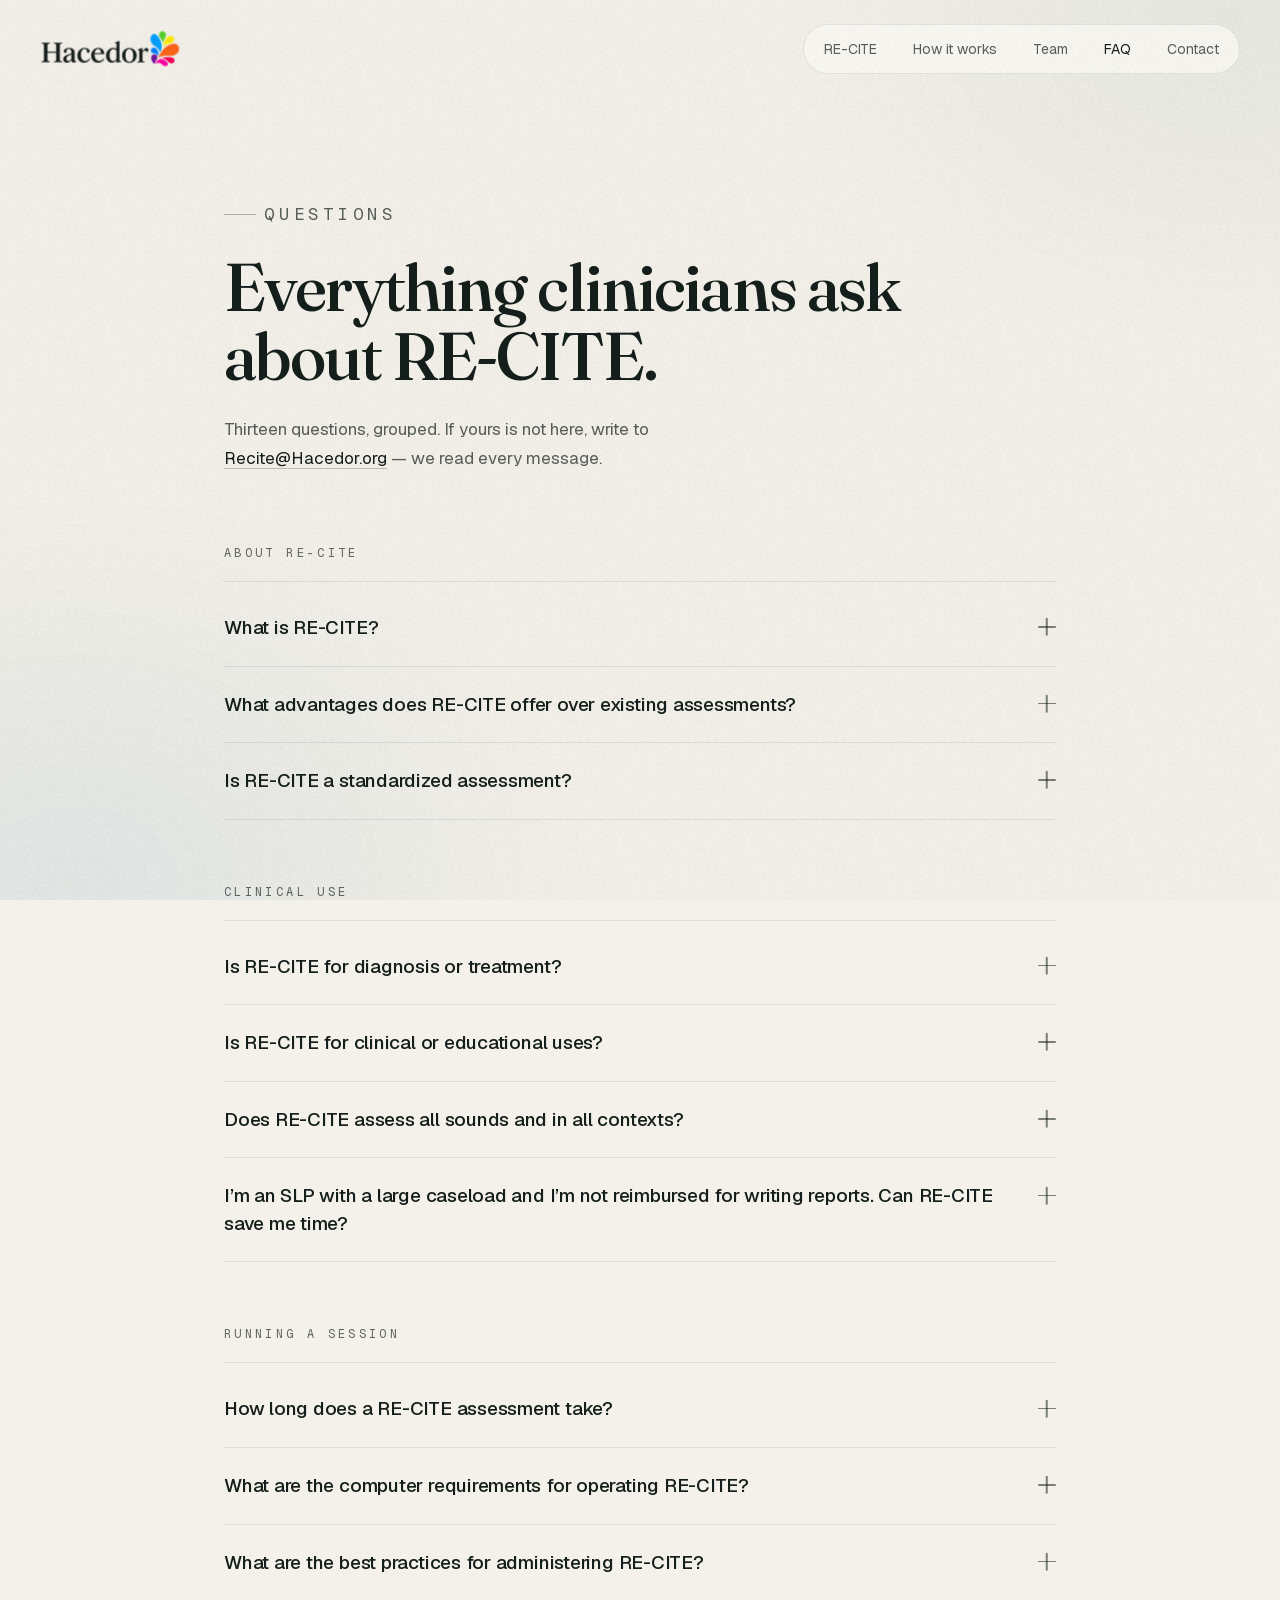
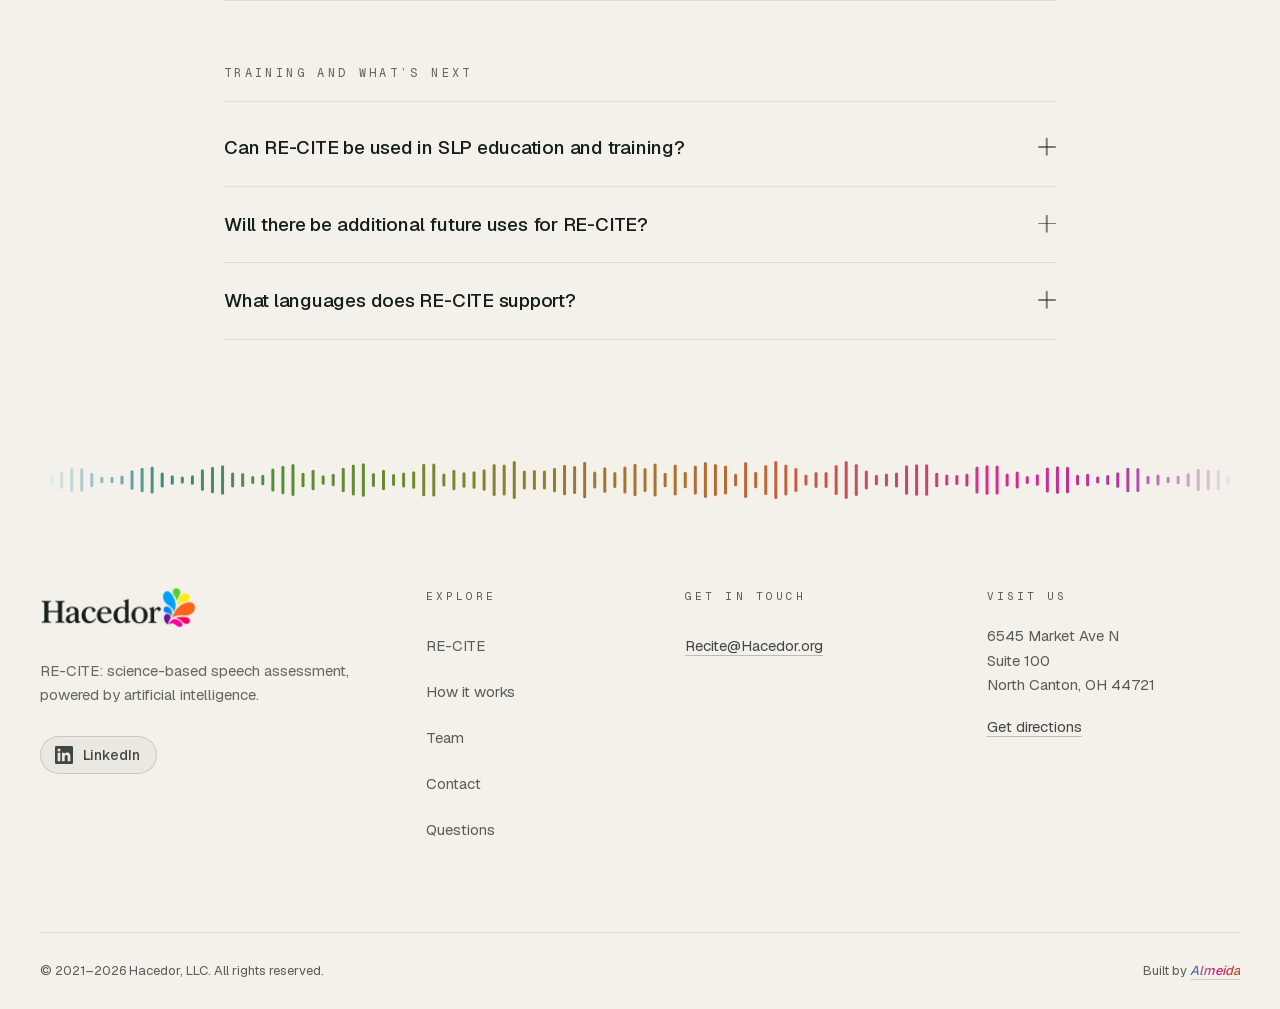
<file: faq.html>
<!doctype html>
<html lang="en">
  <head>
    <meta charset="utf-8" />
    <meta name="viewport" content="width=device-width, initial-scale=1" />

    <script>
      document.documentElement.classList.add("js");
    </script>

    <title>Questions about RE-CITE — Hacedor</title>
    <meta
      name="description"
      content="Thirteen questions about RE-CITE, answered: what it assesses, how long a session takes, how it is used in clinics and schools, and what is coming next."
    />
    <meta name="robots" content="index, follow" />
    <meta name="theme-color" content="#f4f1ea" />
    <meta name="color-scheme" content="light" />
    <link rel="canonical" href="https://hacedor.org/faq.html" />

    <meta property="og:type" content="website" />
    <meta property="og:url" content="https://hacedor.org/faq.html" />
    <meta property="og:site_name" content="Hacedor" />
    <meta property="og:title" content="Questions about RE-CITE" />
    <meta
      property="og:description"
      content="Thirteen questions about RE-CITE, answered: what it assesses, how long a session takes, how it is used in clinics and schools, and what is coming next."
    />
    <meta property="og:locale" content="en_US" />
    <meta property="og:image" content="https://hacedor.org/opengraph-image.jpg" />

    <link rel="manifest" href="manifest.webmanifest" />
    <link rel="icon" href="favicon.ico" sizes="48x48" type="image/x-icon" />
    <link rel="icon" href="icon.png" sizes="512x512" type="image/png" />
    <link rel="apple-touch-icon" href="apple-icon.png" sizes="180x180" type="image/png" />

    <link rel="preload" href="fonts/fraunces-latin.woff2" as="font" type="font/woff2" crossorigin />
    <link rel="preload" href="fonts/geist-latin.woff2" as="font" type="font/woff2" crossorigin />
    <link rel="stylesheet" href="css/fonts.css" />
    <link rel="stylesheet" href="css/site.css" />

    <!-- Structured data: lets a search engine answer one of these
         directly, with the answer attributed to this page. -->
    <script type="application/ld+json">
      {
        "@context": "https://schema.org",
        "@type": "FAQPage",
        "mainEntity": [
          {
            "@type": "Question",
            "name": "What is RE-CITE?",
            "acceptedAnswer": {
              "@type": "Answer",
              "text": "RE-CITE is an AI-based tool developed specifically for use by trained Speech-Language Pathologists (SLPs) to assess and track children’s speech intelligibility. RE-CITE’s design works to ensure that every child benefits from a reliable, SLP-administered assessment, giving parents, educators, and pediatricians a solid foundation for understanding and supporting each child’s communication journey."
            }
          },
          {
            "@type": "Question",
            "name": "What advantages does RE-CITE offer over existing assessments?",
            "acceptedAnswer": {
              "@type": "Answer",
              "text": "RE-CITE’s innovative technology offers clinicians a fast and precise method to assess a broad range of speech sounds, including consonants and vowels. It captures high-quality speech samples that clinicians can review at their convenience for additional analysis. The platform also generates detailed, norm-referenced reports, automatically calculating percentiles to save clinicians time and effort. This streamlined approach not only enhances efficiency but also ensures consistent and reliable data for guiding intervention planning."
            }
          },
          {
            "@type": "Question",
            "name": "Is RE-CITE a standardized assessment?",
            "acceptedAnswer": {
              "@type": "Answer",
              "text": "While the reports generated for each child from a RE-CITE session are standardized, RE-CITE itself is not a traditional standardized assessment. Instead, it is an adaptive tool, with no two sessions being identical. The AI engine learns from and adapts to each child in a unique, data-driven manner to provide personalized insights. As highlighted in a recent ASHA publication, “Psychometrically sound standardized tests can act as a piece of an assessment battery but should never act as the sole indicator of typical versus disordered development.” This underscores the importance of incorporating tools like RE-CITE, which generate norm-referenced data while adapting to the individual, as part of a comprehensive approach to diagnosing speech sound disorders in children. By blending standardized reporting with adaptive assessment methods, RE-CITE supports a balanced and thorough evaluation process."
            }
          },
          {
            "@type": "Question",
            "name": "Is RE-CITE for diagnosis or treatment?",
            "acceptedAnswer": {
              "@type": "Answer",
              "text": "RE-CITE can be used for both diagnostic purposes and progress monitoring. For diagnostics, RE-CITE provides in-depth speech intelligibility assessments, offering separate statistical quantifications for various dimensions of intelligibility. Unlike traditional formalized assessments that are typically administered infrequently, RE-CITE is uniquely designed for progress monitoring. It can be used multiple times over the course of treatment to track a child’s progress toward their goals. By quantifying improvements across specific dimensions of intelligibility at each session, appointment, or visit, RE-CITE provides clinicians with actionable data to inform ongoing therapy decisions. While not designed as a therapy resource, its ability to monitor progress over time makes it a valuable tool for measuring treatment outcomes."
            }
          },
          {
            "@type": "Question",
            "name": "Is RE-CITE for clinical or educational uses?",
            "acceptedAnswer": {
              "@type": "Answer",
              "text": "RE-CITE currently supports SLP functions in both clinical and educational settings. Because RE-CITE provides data-driven quantification across a full range of speech intelligibility domains, it can support the development of targeted intervention plans. By helping SLPs deliver reliable assessments and track progress over time, RE-CITE maximizes the potential for successful outcomes in therapy. Speech intelligibility growth rates can be tracked, mapped, forecasted and used for evaluating intervention effectiveness (i.e., Individualized Education Plan progress)."
            }
          },
          {
            "@type": "Question",
            "name": "Does RE-CITE assess all sounds and in all contexts?",
            "acceptedAnswer": {
              "@type": "Answer",
              "text": "RE-CITE is designed to assess a range of consonants and vowels at the word level, providing detailed insights into a child’s speech production. While its current focus is on word-level assessments, future applications may include the capability to analyze conversational speech samples. Research published in the Journal of Speech, Language, and Hearing Research highlights the value of single-word sampling, stating, “On measures of intelligibility, speech accuracy, and phonemic inventory, obtaining a single-word sample proved to be a more informative method of differentiating children with speech sound disorders from typically developing children than connected speech samples.” This evidence underscores the effectiveness of RE-CITE’s word-level approach in supporting accurate and reliable assessments."
            }
          },
          {
            "@type": "Question",
            "name": "I’m an SLP with a large caseload and I’m not reimbursed for writing reports. Can RE-CITE save me time?",
            "acceptedAnswer": {
              "@type": "Answer",
              "text": "RE-CITE provides a detailed speech intelligibility report for each child with the click of a button."
            }
          },
          {
            "@type": "Question",
            "name": "How long does a RE-CITE assessment take?",
            "acceptedAnswer": {
              "@type": "Answer",
              "text": "Because RE-CITE is an adaptive tool that learns from each child as they engage, completion times are not the same for every child. SLPs should plan for 15 to 20 minutes on average for a completed RE-CITE session."
            }
          },
          {
            "@type": "Question",
            "name": "What are the computer requirements for operating RE-CITE?",
            "acceptedAnswer": {
              "@type": "Answer",
              "text": "Currently, RE-CITE runs on Windows-based operating systems and has a web-based version. We recommend Windows 11 Professional Edition with a RAM of at least 8 Giga Bytes and 200 Giga Bytes of Available Storage Space (Hard Drive). RE-CITE must be used with a reliable Internet Connection. Additionally, for an accurate assessment, it’s recommended to use a Microphone with Good Recording Quality."
            }
          },
          {
            "@type": "Question",
            "name": "What are the best practices for administering RE-CITE?",
            "acceptedAnswer": {
              "@type": "Answer",
              "text": "RE-CITE is designed to be administered by a Speech-Language Pathologist (SLP) in a quiet, distraction-free environment to ensure optimal results. Before beginning the assessment, the SLP should provide clear instructions to the child to encourage accurate and complete recordings of the elicited words. In cases where recordings are unclear or incomplete, RE-CITE offers the flexibility to re-record specific words as needed. To maximize the effectiveness of the assessment, it is recommended to select a sample size of 3 to 5 words from each phonemic category, following best practices for comprehensive phonemic analysis. The child should be seated where they can clearly see the elicited words and pictures on a computer or tablet screen and within close range of the microphone to allow for clear recordings."
            }
          },
          {
            "@type": "Question",
            "name": "Can RE-CITE be used in SLP education and training?",
            "acceptedAnswer": {
              "@type": "Answer",
              "text": "RE-CITE also supports the training and development of SLPs in graduate speech and language pathology programs. Because RE-CITE provides unique calibration functions, students can use it to practice and calibrate themselves to fully trained clinicians and to calibrate themselves in hearing phonemic variations. Students can gain a deeper understanding and increased accuracy in assessing intelligibility, building confidence for their future careers. Additionally, even highly seasoned SLPs with years of experience can benefit from using RE-CITE’s calibration functions, benchmarking their assessments with those of the broader SLP community."
            }
          },
          {
            "@type": "Question",
            "name": "Will there be additional future uses for RE-CITE?",
            "acceptedAnswer": {
              "@type": "Answer",
              "text": "RE-CITE is presently only designed for use by trained SLPs. In the future, RE-CITE may be used by: Pediatricians seeking pre-diagnostic functions. Pediatricians often field questions from parents about children’s speech intelligibility. Future versions of RE-CITE may contain modules to extend beyond SLP use applications to include pre-screening diagnostics for pediatricians to support more confident referrals for speech assessments. Educational teams supporting speech services. Teachers also often field questions from parents about speech intelligibility concerns. Future versions of RE-CITE may also contain modules for teachers to support pre-diagnostic functions. This can also help teachers and schools triage the most immediate treatment needs when speech assessment resources are limited or wait times are protracted. Parents and caregivers as key partners. Future versions of RE-CITE may also contain parent and caregiver modules designed to support pre-screening."
            }
          },
          {
            "@type": "Question",
            "name": "What languages does RE-CITE support?",
            "acceptedAnswer": {
              "@type": "Answer",
              "text": "RE-CITE is presently available in English only. Spanish is on the roadmap, and in the longer term RE-CITE will have capabilities in every commonly spoken language and detailed regional dialect discernment."
            }
          }
        ]
      }
    </script>
  </head>

  <body>
    <header class="site-header" data-site-header>
      <div class="site-header-inner">
        <a class="site-logo" href="index.html" aria-label="Hacedor — back to top">
          <img
            src="brand/hacedor-logo-dark-320.webp"
            alt="Hacedor"
            width="320"
            height="82"
            fetchpriority="high"
          />
        </a>

        <nav class="site-nav" aria-label="Primary">
          <a href="index.html#recite">RE-CITE</a>
          <a href="index.html#how-it-works">How it works</a>
          <a href="index.html#team">Team</a>
          <a href="faq.html" aria-current="page">FAQ</a>
          <a href="index.html#contact" class="is-always is-cta">Contact</a>
        </nav>
      </div>
    </header>

    <main>
      <section class="faq-page">
        <div class="faq-page-head">
          <p class="section-eyebrow">
            <span class="rule"></span>
            Questions
          </p>
          <h1 class="h-section">Everything clinicians ask about RE-CITE.</h1>
          <p>
            Thirteen questions, grouped. If yours is not here, write to
            <a href="mailto:Recite@Hacedor.org">Recite@Hacedor.org</a> &mdash; we read
            every message.
          </p>
        </div>

        <div class="faq-inner">
          <div class="faq-group">
            <h2 class="faq-group-title">About RE-CITE</h2>
            <details class="faq-item" id="what-is-re-cite">
              <summary>
                What is RE-CITE?
                <span class="faq-mark" aria-hidden="true"></span>
              </summary>
              <div class="faq-answer">
                <p>RE-CITE is an AI-based tool developed specifically for use by trained Speech-Language Pathologists (SLPs) to assess and track children&rsquo;s speech intelligibility. RE-CITE&rsquo;s design works to ensure that every child benefits from a reliable, SLP-administered assessment, giving parents, educators, and pediatricians a solid foundation for understanding and supporting each child&rsquo;s communication journey.</p>
              </div>
            </details>
            <details class="faq-item" id="advantages">
              <summary>
                What advantages does RE-CITE offer over existing assessments?
                <span class="faq-mark" aria-hidden="true"></span>
              </summary>
              <div class="faq-answer">
                <p>RE-CITE&rsquo;s innovative technology offers clinicians a fast and precise method to assess a broad range of speech sounds, including consonants and vowels. It captures high-quality speech samples that clinicians can review at their convenience for additional analysis. The platform also generates detailed, norm-referenced reports, automatically calculating percentiles to save clinicians time and effort. This streamlined approach not only enhances efficiency but also ensures consistent and reliable data for guiding intervention planning.</p>
              </div>
            </details>
            <details class="faq-item" id="standardized">
              <summary>
                Is RE-CITE a standardized assessment?
                <span class="faq-mark" aria-hidden="true"></span>
              </summary>
              <div class="faq-answer">
                <p>While the reports generated for each child from a RE-CITE session are standardized, RE-CITE itself is not a traditional standardized assessment. Instead, it is an adaptive tool, with no two sessions being identical. The AI engine learns from and adapts to each child in a unique, data-driven manner to provide personalized insights.</p>
                <p>As highlighted in a recent ASHA publication, &ldquo;Psychometrically sound standardized tests can act as a piece of an assessment battery but should never act as the sole indicator of typical versus disordered development.&rdquo; This underscores the importance of incorporating tools like RE-CITE, which generate norm-referenced data while adapting to the individual, as part of a comprehensive approach to diagnosing speech sound disorders in children. By blending standardized reporting with adaptive assessment methods, RE-CITE supports a balanced and thorough evaluation process.</p>
                <p class="faq-cite"><a href="https://doi.org/10.1044/2018_PERS-SIG1-2018-0018">Standardized Tests and the Diagnosis of Speech Sound Disorders</a>, Perspectives of the ASHA Special Interest Groups, Volume 4, Number 1, Pages 58&ndash;66.</p>
              </div>
            </details>
          </div>

          <div class="faq-group">
            <h2 class="faq-group-title">Clinical use</h2>
            <details class="faq-item" id="diagnosis-or-treatment">
              <summary>
                Is RE-CITE for diagnosis or treatment?
                <span class="faq-mark" aria-hidden="true"></span>
              </summary>
              <div class="faq-answer">
                <p>RE-CITE can be used for both diagnostic purposes and progress monitoring.</p>
                <p>For diagnostics, RE-CITE provides in-depth speech intelligibility assessments, offering separate statistical quantifications for various dimensions of intelligibility.</p>
                <p>Unlike traditional formalized assessments that are typically administered infrequently, RE-CITE is uniquely designed for progress monitoring. It can be used multiple times over the course of treatment to track a child&rsquo;s progress toward their goals. By quantifying improvements across specific dimensions of intelligibility at each session, appointment, or visit, RE-CITE provides clinicians with actionable data to inform ongoing therapy decisions. While not designed as a therapy resource, its ability to monitor progress over time makes it a valuable tool for measuring treatment outcomes.</p>
              </div>
            </details>
            <details class="faq-item" id="clinical-or-educational">
              <summary>
                Is RE-CITE for clinical or educational uses?
                <span class="faq-mark" aria-hidden="true"></span>
              </summary>
              <div class="faq-answer">
                <p>RE-CITE currently supports SLP functions in both clinical and educational settings. Because RE-CITE provides data-driven quantification across a full range of speech intelligibility domains, it can support the development of targeted intervention plans. By helping SLPs deliver reliable assessments and track progress over time, RE-CITE maximizes the potential for successful outcomes in therapy. Speech intelligibility growth rates can be tracked, mapped, forecasted and used for evaluating intervention effectiveness (i.e., Individualized Education Plan progress).</p>
              </div>
            </details>
            <details class="faq-item" id="all-sounds">
              <summary>
                Does RE-CITE assess all sounds and in all contexts?
                <span class="faq-mark" aria-hidden="true"></span>
              </summary>
              <div class="faq-answer">
                <p>RE-CITE is designed to assess a range of consonants and vowels at the word level, providing detailed insights into a child&rsquo;s speech production. While its current focus is on word-level assessments, future applications may include the capability to analyze conversational speech samples.</p>
                <p>Research published in the Journal of Speech, Language, and Hearing Research highlights the value of single-word sampling, stating, &ldquo;On measures of intelligibility, speech accuracy, and phonemic inventory, obtaining a single-word sample proved to be a more informative method of differentiating children with speech sound disorders from typically developing children than connected speech samples.&rdquo; This evidence underscores the effectiveness of RE-CITE&rsquo;s word-level approach in supporting accurate and reliable assessments.</p>
                <p class="faq-cite"><a href="https://doi.org/10.1044/2021_JSLHR-20-00172">Comparing the Informativeness of Single-Word Samples and Connected Speech Samples in Assessing Speech Sound Disorders</a>, Journal of Speech, Language, and Hearing Research, Volume 64, Number 11, Pages 4071&ndash;4084.</p>
              </div>
            </details>
            <details class="faq-item" id="report-time">
              <summary>
                I&rsquo;m an SLP with a large caseload and I&rsquo;m not reimbursed for writing reports. Can RE-CITE save me time?
                <span class="faq-mark" aria-hidden="true"></span>
              </summary>
              <div class="faq-answer">
                <p>RE-CITE provides a detailed speech intelligibility report for each child with the click of a button.</p>
              </div>
            </details>
          </div>

          <div class="faq-group">
            <h2 class="faq-group-title">Running a session</h2>
            <details class="faq-item" id="how-long">
              <summary>
                How long does a RE-CITE assessment take?
                <span class="faq-mark" aria-hidden="true"></span>
              </summary>
              <div class="faq-answer">
                <p>Because RE-CITE is an adaptive tool that learns from each child as they engage, completion times are not the same for every child. SLPs should plan for 15 to 20 minutes on average for a completed RE-CITE session.</p>
              </div>
            </details>
            <details class="faq-item" id="requirements">
              <summary>
                What are the computer requirements for operating RE-CITE?
                <span class="faq-mark" aria-hidden="true"></span>
              </summary>
              <div class="faq-answer">
                <p>Currently, RE-CITE runs on Windows-based operating systems and has a web-based version. We recommend Windows 11 Professional Edition with a RAM of at least 8 Giga Bytes and 200 Giga Bytes of Available Storage Space (Hard Drive).</p>
                <p>RE-CITE must be used with a reliable Internet Connection.</p>
                <p>Additionally, for an accurate assessment, it&rsquo;s recommended to use a Microphone with Good Recording Quality.</p>
              </div>
            </details>
            <details class="faq-item" id="best-practices">
              <summary>
                What are the best practices for administering RE-CITE?
                <span class="faq-mark" aria-hidden="true"></span>
              </summary>
              <div class="faq-answer">
                <p>RE-CITE is designed to be administered by a Speech-Language Pathologist (SLP) in a quiet, distraction-free environment to ensure optimal results. Before beginning the assessment, the SLP should provide clear instructions to the child to encourage accurate and complete recordings of the elicited words. In cases where recordings are unclear or incomplete, RE-CITE offers the flexibility to re-record specific words as needed.</p>
                <p>To maximize the effectiveness of the assessment, it is recommended to select a sample size of 3 to 5 words from each phonemic category, following best practices for comprehensive phonemic analysis. The child should be seated where they can clearly see the elicited words and pictures on a computer or tablet screen and within close range of the microphone to allow for clear recordings.</p>
              </div>
            </details>
          </div>

          <div class="faq-group">
            <h2 class="faq-group-title">Training and what&rsquo;s next</h2>
            <details class="faq-item" id="education-training">
              <summary>
                Can RE-CITE be used in SLP education and training?
                <span class="faq-mark" aria-hidden="true"></span>
              </summary>
              <div class="faq-answer">
                <p>RE-CITE also supports the training and development of SLPs in graduate speech and language pathology programs. Because RE-CITE provides unique calibration functions, students can use it to practice and calibrate themselves to fully trained clinicians and to calibrate themselves in hearing phonemic variations. Students can gain a deeper understanding and increased accuracy in assessing intelligibility, building confidence for their future careers.</p>
                <p>Additionally, even highly seasoned SLPs with years of experience can benefit from using RE-CITE&rsquo;s calibration functions, benchmarking their assessments with those of the broader SLP community.</p>
              </div>
            </details>
            <details class="faq-item" id="future-uses">
              <summary>
                Will there be additional future uses for RE-CITE?
                <span class="faq-mark" aria-hidden="true"></span>
              </summary>
              <div class="faq-answer">
                <p>RE-CITE is presently only designed for use by trained SLPs. In the future, RE-CITE may be used by:</p>
                <p><strong>Pediatricians seeking pre-diagnostic functions.</strong> Pediatricians often field questions from parents about children&rsquo;s speech intelligibility. Future versions of RE-CITE may contain modules to extend beyond SLP use applications to include pre-screening diagnostics for pediatricians to support more confident referrals for speech assessments.</p>
                <p><strong>Educational teams supporting speech services.</strong> Teachers also often field questions from parents about speech intelligibility concerns. Future versions of RE-CITE may also contain modules for teachers to support pre-diagnostic functions. This can also help teachers and schools triage the most immediate treatment needs when speech assessment resources are limited or wait times are protracted.</p>
                <p><strong>Parents and caregivers as key partners.</strong> Future versions of RE-CITE may also contain parent and caregiver modules designed to support pre-screening.</p>
              </div>
            </details>
            <details class="faq-item" id="languages">
              <summary>
                What languages does RE-CITE support?
                <span class="faq-mark" aria-hidden="true"></span>
              </summary>
              <div class="faq-answer">
                <p>RE-CITE is presently available in English only. Spanish is on the roadmap, and in the longer term RE-CITE will have capabilities in every commonly spoken language and detailed regional dialect discernment.</p>
              </div>
            </details>
          </div>

        </div>
      </section>
    </main>

    <footer class="site-footer" data-pause-offscreen>
      <div class="site-footer-inner">
        <div class="wave-divider" data-wave aria-hidden="true">
          <canvas></canvas>
        </div>

        <div class="footer-main">
          <div class="footer-brand">
            <a href="index.html" aria-label="Hacedor — back to top">
              <img
                src="brand/hacedor-logo-dark-320.webp"
                alt="Hacedor"
                width="320"
                height="82"
                loading="lazy"
              />
            </a>
            <p>
              RE-CITE: science-based speech assessment, powered by artificial
              intelligence.
            </p>
            <a
              class="footer-linkedin"
              href="https://www.linkedin.com/company/hacedor-llc/posts/?feedView=all"
            >
              <svg width="18" height="18" viewBox="0 0 24 24" fill="currentColor" aria-hidden="true">
                <path
                  d="M20.45 20.45h-3.56v-5.57c0-1.33-.03-3.04-1.85-3.04-1.85 0-2.14 1.45-2.14 2.94v5.67H9.35V9h3.41v1.56h.05c.48-.9 1.64-1.85 3.37-1.85 3.6 0 4.27 2.37 4.27 5.46v6.28ZM5.34 7.43a2.06 2.06 0 1 1 0-4.12 2.06 2.06 0 0 1 0 4.12ZM7.12 20.45H3.56V9h3.56v11.45ZM22.22 0H1.77C.79 0 0 .77 0 1.73v20.54C0 23.23.79 24 1.77 24h20.45c.98 0 1.78-.77 1.78-1.73V1.73C24 .77 23.2 0 22.22 0Z"
                />
              </svg>
              LinkedIn
            </a>
          </div>

          <nav class="footer-nav" aria-label="Footer">
            <p class="footer-col-title">Explore</p>
            <ul>
              <li><a class="footer-link" href="index.html#recite">RE-CITE</a></li>
              <li><a class="footer-link" href="index.html#how-it-works">How it works</a></li>
              <li><a class="footer-link" href="index.html#team">Team</a></li>
              <li><a class="footer-link" href="index.html#contact">Contact</a></li>
              <li><a class="footer-link" href="faq.html">Questions</a></li>
            </ul>
          </nav>

          <div>
            <p class="footer-col-title">Get in touch</p>
            <a
              class="footer-link footer-link-underlined"
              href="mailto:Recite@Hacedor.org"
              >Recite@Hacedor.org</a
            >
          </div>

          <div>
            <p class="footer-col-title">Visit us</p>
            <address class="footer-address">
              <span>6545 Market Ave N</span>
              <span>Suite 100</span>
              <span>North Canton, OH 44721</span>
            </address>
            <a
              class="footer-link footer-link-underlined footer-directions"
              href="https://www.google.com/maps/search/?api=1&amp;query=6545%20Market%20Ave%20N%20Suite%20100%2C%20North%20Canton%2C%20OH%2044721"
            >
              Get directions
            </a>
          </div>
        </div>

        <div class="footer-bottom">
          <p>&copy; 2021&ndash;<span data-year>2026</span> Hacedor, LLC. All rights reserved.</p>
          <p>
            Built by
            <a
              class="footer-builder"
              href="https://www.linkedin.com/in/thiago-almeida-865744334"
            >
              Almeida<span class="sr-only"> on LinkedIn</span>
            </a>
          </p>
        </div>
      </div>
    </footer>

    <script src="js/lenis.min.js"></script>
    <script src="js/site.js"></script>
    <script src="js/header.js"></script>
    <script src="js/footer-wave.js"></script>
  </body>
</html>
</file>
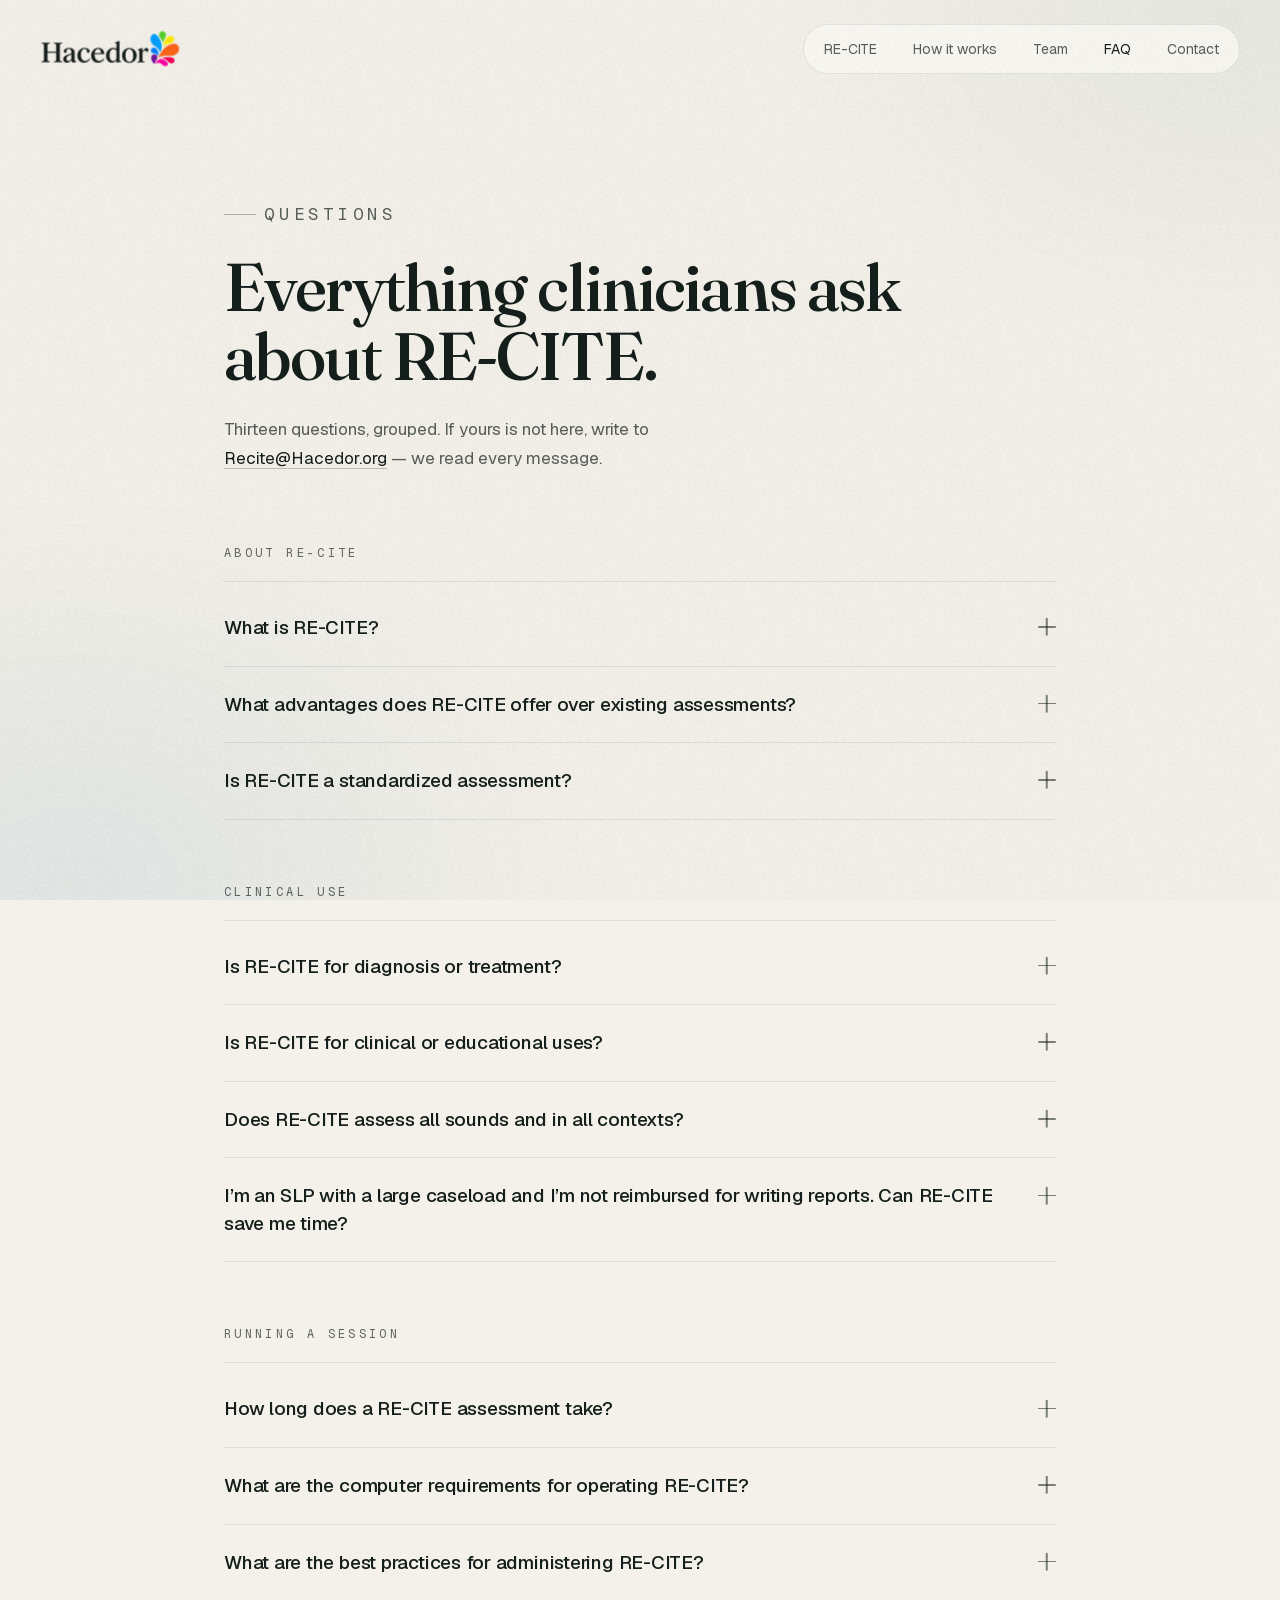
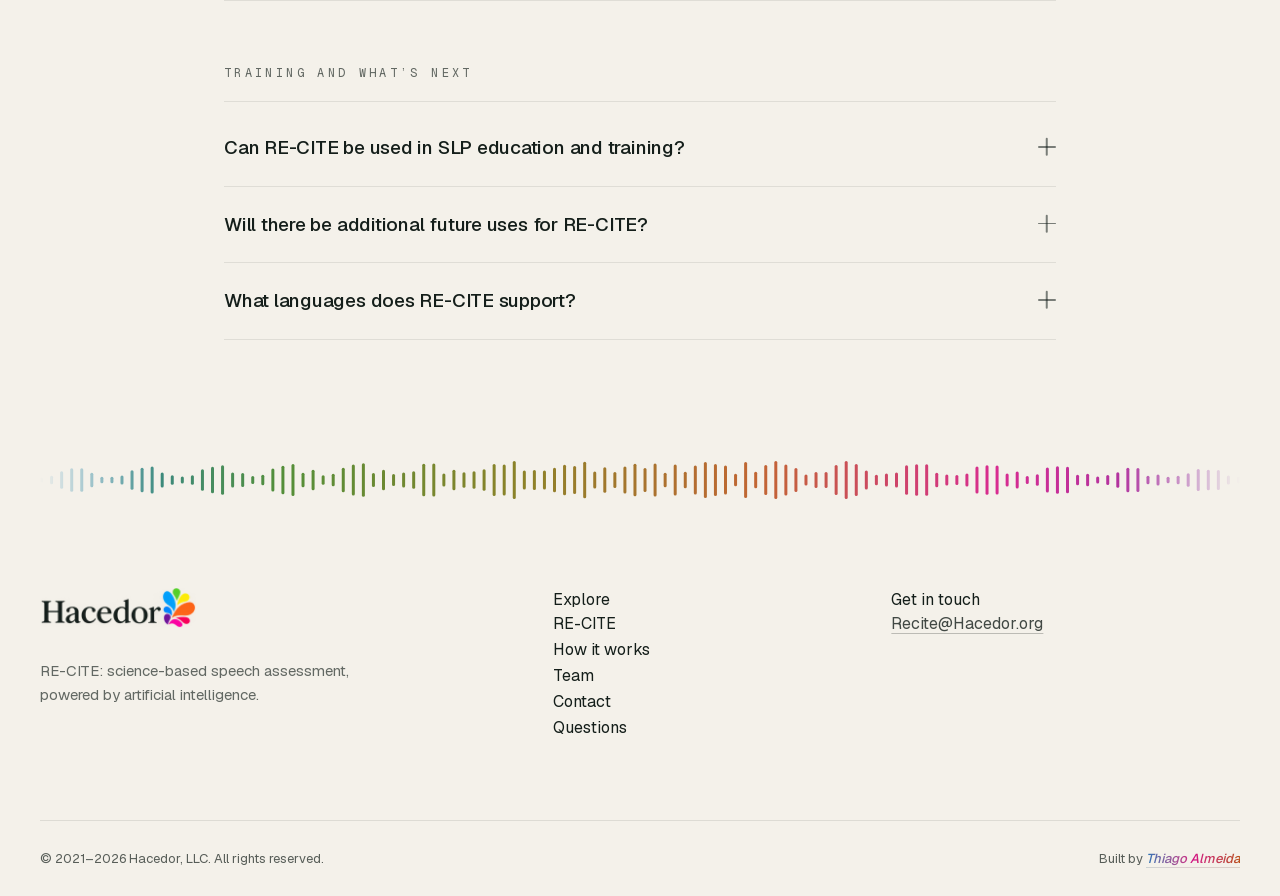
<file: site/faq.html>
<!doctype html>
<html lang="en">
  <head>
    <meta charset="utf-8" />
    <meta name="viewport" content="width=device-width, initial-scale=1" />

    <script>
      document.documentElement.classList.add("js");
    </script>

    <title>Questions about RE-CITE — Hacedor</title>
    <meta
      name="description"
      content="Thirteen questions about RE-CITE, answered: what it assesses, how long a session takes, how it is used in clinics and schools, and what is coming next."
    />
    <meta name="robots" content="index, follow" />
    <meta name="theme-color" content="#f4f1ea" />
    <meta name="color-scheme" content="light" />
    <link rel="canonical" href="https://hacedor.org/faq" />

    <meta property="og:type" content="website" />
    <meta property="og:url" content="https://hacedor.org/faq" />
    <meta property="og:site_name" content="Hacedor" />
    <meta property="og:title" content="Questions about RE-CITE" />
    <meta
      property="og:description"
      content="Thirteen questions about RE-CITE, answered: what it assesses, how long a session takes, how it is used in clinics and schools, and what is coming next."
    />
    <meta property="og:locale" content="en_US" />
    <meta property="og:image" content="https://hacedor.org/opengraph-image.jpg" />

    <link rel="manifest" href="manifest.webmanifest" />
    <link rel="icon" href="favicon.ico" sizes="48x48" type="image/x-icon" />
    <link rel="icon" href="icons/icon-512.png" sizes="512x512" type="image/png" />
    <link rel="apple-touch-icon" href="apple-icon.png" sizes="180x180" type="image/png" />

    <link rel="preload" href="fonts/fraunces-latin.woff2" as="font" type="font/woff2" crossorigin />
    <link rel="preload" href="fonts/geist-latin.woff2" as="font" type="font/woff2" crossorigin />
    <link rel="stylesheet" href="css/fonts.css" />
    <link rel="stylesheet" href="css/site.css" />

    <!-- Structured data: lets a search engine answer one of these
         directly, with the answer attributed to this page. -->
    <script type="application/ld+json">
      {
        "@context": "https://schema.org",
        "@type": "FAQPage",
        "mainEntity": [
          {
            "@type": "Question",
            "name": "What is RE-CITE?",
            "acceptedAnswer": {
              "@type": "Answer",
              "text": "RE-CITE is an AI-based tool developed specifically for use by trained Speech-Language Pathologists (SLPs) to assess and track children’s speech intelligibility. RE-CITE’s design works to ensure that every child benefits from a reliable, SLP-administered assessment, giving parents, educators, and pediatricians a solid foundation for understanding and supporting each child’s communication journey."
            }
          },
          {
            "@type": "Question",
            "name": "What advantages does RE-CITE offer over existing assessments?",
            "acceptedAnswer": {
              "@type": "Answer",
              "text": "RE-CITE’s innovative technology offers clinicians a fast and precise method to assess a broad range of speech sounds, including consonants and vowels. It captures high-quality speech samples that clinicians can review at their convenience for additional analysis. The platform also generates detailed, norm-referenced reports, automatically calculating percentiles to save clinicians time and effort. This streamlined approach not only enhances efficiency but also ensures consistent and reliable data for guiding intervention planning."
            }
          },
          {
            "@type": "Question",
            "name": "Is RE-CITE a standardized assessment?",
            "acceptedAnswer": {
              "@type": "Answer",
              "text": "While the reports generated for each child from a RE-CITE session are standardized, RE-CITE itself is not a traditional standardized assessment. Instead, it is an adaptive tool, with no two sessions being identical. The AI engine learns from and adapts to each child in a unique, data-driven manner to provide personalized insights. As highlighted in a recent ASHA publication, “Psychometrically sound standardized tests can act as a piece of an assessment battery but should never act as the sole indicator of typical versus disordered development.” This underscores the importance of incorporating tools like RE-CITE, which generate norm-referenced data while adapting to the individual, as part of a comprehensive approach to diagnosing speech sound disorders in children. By blending standardized reporting with adaptive assessment methods, RE-CITE supports a balanced and thorough evaluation process."
            }
          },
          {
            "@type": "Question",
            "name": "Is RE-CITE for diagnosis or treatment?",
            "acceptedAnswer": {
              "@type": "Answer",
              "text": "RE-CITE can be used for both diagnostic purposes and progress monitoring. For diagnostics, RE-CITE provides in-depth speech intelligibility assessments, offering separate statistical quantifications for various dimensions of intelligibility. Unlike traditional formalized assessments that are typically administered infrequently, RE-CITE is uniquely designed for progress monitoring. It can be used multiple times over the course of treatment to track a child’s progress toward their goals. By quantifying improvements across specific dimensions of intelligibility at each session, appointment, or visit, RE-CITE provides clinicians with actionable data to inform ongoing therapy decisions. While not designed as a therapy resource, its ability to monitor progress over time makes it a valuable tool for measuring treatment outcomes."
            }
          },
          {
            "@type": "Question",
            "name": "Is RE-CITE for clinical or educational uses?",
            "acceptedAnswer": {
              "@type": "Answer",
              "text": "RE-CITE currently supports SLP functions in both clinical and educational settings. Because RE-CITE provides data-driven quantification across a full range of speech intelligibility domains, it can support the development of targeted intervention plans. By helping SLPs deliver reliable assessments and track progress over time, RE-CITE maximizes the potential for successful outcomes in therapy. Speech intelligibility growth rates can be tracked, mapped, forecasted and used for evaluating intervention effectiveness (i.e., Individualized Education Plan progress)."
            }
          },
          {
            "@type": "Question",
            "name": "Does RE-CITE assess all sounds and in all contexts?",
            "acceptedAnswer": {
              "@type": "Answer",
              "text": "RE-CITE is designed to assess a range of consonants and vowels at the word level, providing detailed insights into a child’s speech production. While its current focus is on word-level assessments, future applications may include the capability to analyze conversational speech samples. Research published in the Journal of Speech, Language, and Hearing Research highlights the value of single-word sampling, stating, “On measures of intelligibility, speech accuracy, and phonemic inventory, obtaining a single-word sample proved to be a more informative method of differentiating children with speech sound disorders from typically developing children than connected speech samples.” This evidence underscores the effectiveness of RE-CITE’s word-level approach in supporting accurate and reliable assessments."
            }
          },
          {
            "@type": "Question",
            "name": "I’m an SLP with a large caseload and I’m not reimbursed for writing reports. Can RE-CITE save me time?",
            "acceptedAnswer": {
              "@type": "Answer",
              "text": "RE-CITE provides a detailed speech intelligibility report for each child with the click of a button."
            }
          },
          {
            "@type": "Question",
            "name": "How long does a RE-CITE assessment take?",
            "acceptedAnswer": {
              "@type": "Answer",
              "text": "Because RE-CITE is an adaptive tool that learns from each child as they engage, completion times are not the same for every child. SLPs should plan for 15 to 20 minutes on average for a completed RE-CITE session."
            }
          },
          {
            "@type": "Question",
            "name": "What are the computer requirements for operating RE-CITE?",
            "acceptedAnswer": {
              "@type": "Answer",
              "text": "Currently, RE-CITE runs on Windows-based operating systems and has a web-based version. We recommend Windows 11 Professional Edition with a RAM of at least 8 Giga Bytes and 200 Giga Bytes of Available Storage Space (Hard Drive). RE-CITE must be used with a reliable Internet Connection. Additionally, for an accurate assessment, it’s recommended to use a Microphone with Good Recording Quality."
            }
          },
          {
            "@type": "Question",
            "name": "What are the best practices for administering RE-CITE?",
            "acceptedAnswer": {
              "@type": "Answer",
              "text": "RE-CITE is designed to be administered by a Speech-Language Pathologist (SLP) in a quiet, distraction-free environment to ensure optimal results. Before beginning the assessment, the SLP should provide clear instructions to the child to encourage accurate and complete recordings of the elicited words. In cases where recordings are unclear or incomplete, RE-CITE offers the flexibility to re-record specific words as needed. To maximize the effectiveness of the assessment, it is recommended to select a sample size of 3 to 5 words from each phonemic category, following best practices for comprehensive phonemic analysis. The child should be seated where they can clearly see the elicited words and pictures on a computer or tablet screen and within close range of the microphone to allow for clear recordings."
            }
          },
          {
            "@type": "Question",
            "name": "Can RE-CITE be used in SLP education and training?",
            "acceptedAnswer": {
              "@type": "Answer",
              "text": "RE-CITE also supports the training and development of SLPs in graduate speech and language pathology programs. Because RE-CITE provides unique calibration functions, students can use it to practice and calibrate themselves to fully trained clinicians and to calibrate themselves in hearing phonemic variations. Students can gain a deeper understanding and increased accuracy in assessing intelligibility, building confidence for their future careers. Additionally, even highly seasoned SLPs with years of experience can benefit from using RE-CITE’s calibration functions, benchmarking their assessments with those of the broader SLP community."
            }
          },
          {
            "@type": "Question",
            "name": "Will there be additional future uses for RE-CITE?",
            "acceptedAnswer": {
              "@type": "Answer",
              "text": "RE-CITE is presently only designed for use by trained SLPs. In the future, RE-CITE may be used by: Pediatricians seeking pre-diagnostic functions. Pediatricians often field questions from parents about children’s speech intelligibility. Future versions of RE-CITE may contain modules to extend beyond SLP use applications to include pre-screening diagnostics for pediatricians to support more confident referrals for speech assessments. Educational teams supporting speech services. Teachers also often field questions from parents about speech intelligibility concerns. Future versions of RE-CITE may also contain modules for teachers to support pre-diagnostic functions. This can also help teachers and schools triage the most immediate treatment needs when speech assessment resources are limited or wait times are protracted. Parents and caregivers as key partners. Future versions of RE-CITE may also contain parent and caregiver modules designed to support pre-screening."
            }
          },
          {
            "@type": "Question",
            "name": "What languages does RE-CITE support?",
            "acceptedAnswer": {
              "@type": "Answer",
              "text": "RE-CITE is presently available in English only. Spanish is on the roadmap, and in the longer term RE-CITE will have capabilities in every commonly spoken language and detailed regional dialect discernment."
            }
          }
        ]
      }
    </script>
  </head>

  <body>
    <header class="site-header" data-site-header>
      <div class="site-header-inner">
        <a class="site-logo" href="index.html" aria-label="Hacedor — back to top">
          <img
            src="brand/hacedor-logo-dark-320.webp"
            alt="Hacedor"
            width="320"
            height="82"
            fetchpriority="high"
          />
        </a>

        <nav class="site-nav" aria-label="Primary">
          <a href="index.html#recite">RE-CITE</a>
          <a href="index.html#how-it-works">How it works</a>
          <a href="index.html#team">Team</a>
          <a href="faq.html" aria-current="page">FAQ</a>
          <a href="index.html#contact" class="is-always is-cta">Contact</a>
        </nav>
      </div>
    </header>

    <main>
      <section class="faq-page">
        <div class="faq-page-head">
          <p class="section-eyebrow">
            <span class="rule"></span>
            Questions
          </p>
          <h1 class="h-section">Everything clinicians ask about RE-CITE.</h1>
          <p>
            Thirteen questions, grouped. If yours is not here, write to
            <a href="mailto:Recite@Hacedor.org">Recite@Hacedor.org</a> &mdash; we read
            every message.
          </p>
        </div>

        <div class="faq-inner">
          <div class="faq-group">
            <h2 class="faq-group-title">About RE-CITE</h2>
            <details class="faq-item" id="what-is-re-cite">
              <summary>
                What is RE-CITE?
                <span class="faq-mark" aria-hidden="true"></span>
              </summary>
              <div class="faq-answer">
                <p>RE-CITE is an AI-based tool developed specifically for use by trained Speech-Language Pathologists (SLPs) to assess and track children&rsquo;s speech intelligibility. RE-CITE&rsquo;s design works to ensure that every child benefits from a reliable, SLP-administered assessment, giving parents, educators, and pediatricians a solid foundation for understanding and supporting each child&rsquo;s communication journey.</p>
              </div>
            </details>
            <details class="faq-item" id="advantages">
              <summary>
                What advantages does RE-CITE offer over existing assessments?
                <span class="faq-mark" aria-hidden="true"></span>
              </summary>
              <div class="faq-answer">
                <p>RE-CITE&rsquo;s innovative technology offers clinicians a fast and precise method to assess a broad range of speech sounds, including consonants and vowels. It captures high-quality speech samples that clinicians can review at their convenience for additional analysis. The platform also generates detailed, norm-referenced reports, automatically calculating percentiles to save clinicians time and effort. This streamlined approach not only enhances efficiency but also ensures consistent and reliable data for guiding intervention planning.</p>
              </div>
            </details>
            <details class="faq-item" id="standardized">
              <summary>
                Is RE-CITE a standardized assessment?
                <span class="faq-mark" aria-hidden="true"></span>
              </summary>
              <div class="faq-answer">
                <p>While the reports generated for each child from a RE-CITE session are standardized, RE-CITE itself is not a traditional standardized assessment. Instead, it is an adaptive tool, with no two sessions being identical. The AI engine learns from and adapts to each child in a unique, data-driven manner to provide personalized insights.</p>
                <p>As highlighted in a recent ASHA publication, &ldquo;Psychometrically sound standardized tests can act as a piece of an assessment battery but should never act as the sole indicator of typical versus disordered development.&rdquo; This underscores the importance of incorporating tools like RE-CITE, which generate norm-referenced data while adapting to the individual, as part of a comprehensive approach to diagnosing speech sound disorders in children. By blending standardized reporting with adaptive assessment methods, RE-CITE supports a balanced and thorough evaluation process.</p>
                <p class="faq-cite">Standardized Tests and the Diagnosis of Speech Sound Disorders, Perspectives of the ASHA Special Interest Groups, Volume 4, Number 1, Pages 58&ndash;66. doi:10.1044/2018_PERS-SIG1-2018-0018</p>
              </div>
            </details>
          </div>

          <div class="faq-group">
            <h2 class="faq-group-title">Clinical use</h2>
            <details class="faq-item" id="diagnosis-or-treatment">
              <summary>
                Is RE-CITE for diagnosis or treatment?
                <span class="faq-mark" aria-hidden="true"></span>
              </summary>
              <div class="faq-answer">
                <p>RE-CITE can be used for both diagnostic purposes and progress monitoring.</p>
                <p>For diagnostics, RE-CITE provides in-depth speech intelligibility assessments, offering separate statistical quantifications for various dimensions of intelligibility.</p>
                <p>Unlike traditional formalized assessments that are typically administered infrequently, RE-CITE is uniquely designed for progress monitoring. It can be used multiple times over the course of treatment to track a child&rsquo;s progress toward their goals. By quantifying improvements across specific dimensions of intelligibility at each session, appointment, or visit, RE-CITE provides clinicians with actionable data to inform ongoing therapy decisions. While not designed as a therapy resource, its ability to monitor progress over time makes it a valuable tool for measuring treatment outcomes.</p>
              </div>
            </details>
            <details class="faq-item" id="clinical-or-educational">
              <summary>
                Is RE-CITE for clinical or educational uses?
                <span class="faq-mark" aria-hidden="true"></span>
              </summary>
              <div class="faq-answer">
                <p>RE-CITE currently supports SLP functions in both clinical and educational settings. Because RE-CITE provides data-driven quantification across a full range of speech intelligibility domains, it can support the development of targeted intervention plans. By helping SLPs deliver reliable assessments and track progress over time, RE-CITE maximizes the potential for successful outcomes in therapy. Speech intelligibility growth rates can be tracked, mapped, forecasted and used for evaluating intervention effectiveness (i.e., Individualized Education Plan progress).</p>
              </div>
            </details>
            <details class="faq-item" id="all-sounds">
              <summary>
                Does RE-CITE assess all sounds and in all contexts?
                <span class="faq-mark" aria-hidden="true"></span>
              </summary>
              <div class="faq-answer">
                <p>RE-CITE is designed to assess a range of consonants and vowels at the word level, providing detailed insights into a child&rsquo;s speech production. While its current focus is on word-level assessments, future applications may include the capability to analyze conversational speech samples.</p>
                <p>Research published in the Journal of Speech, Language, and Hearing Research highlights the value of single-word sampling, stating, &ldquo;On measures of intelligibility, speech accuracy, and phonemic inventory, obtaining a single-word sample proved to be a more informative method of differentiating children with speech sound disorders from typically developing children than connected speech samples.&rdquo; This evidence underscores the effectiveness of RE-CITE&rsquo;s word-level approach in supporting accurate and reliable assessments.</p>
                <p class="faq-cite">Comparing the Informativeness of Single-Word Samples and Connected Speech Samples in Assessing Speech Sound Disorders, Journal of Speech, Language, and Hearing Research, Volume 64, Number 11, Pages 4071&ndash;4084. doi:10.1044/2021_JSLHR-20-00172</p>
              </div>
            </details>
            <details class="faq-item" id="report-time">
              <summary>
                I&rsquo;m an SLP with a large caseload and I&rsquo;m not reimbursed for writing reports. Can RE-CITE save me time?
                <span class="faq-mark" aria-hidden="true"></span>
              </summary>
              <div class="faq-answer">
                <p>RE-CITE provides a detailed speech intelligibility report for each child with the click of a button.</p>
              </div>
            </details>
          </div>

          <div class="faq-group">
            <h2 class="faq-group-title">Running a session</h2>
            <details class="faq-item" id="how-long">
              <summary>
                How long does a RE-CITE assessment take?
                <span class="faq-mark" aria-hidden="true"></span>
              </summary>
              <div class="faq-answer">
                <p>Because RE-CITE is an adaptive tool that learns from each child as they engage, completion times are not the same for every child. SLPs should plan for 15 to 20 minutes on average for a completed RE-CITE session.</p>
              </div>
            </details>
            <details class="faq-item" id="requirements">
              <summary>
                What are the computer requirements for operating RE-CITE?
                <span class="faq-mark" aria-hidden="true"></span>
              </summary>
              <div class="faq-answer">
                <p>Currently, RE-CITE runs on Windows-based operating systems and has a web-based version. We recommend Windows 11 Professional Edition with a RAM of at least 8 Giga Bytes and 200 Giga Bytes of Available Storage Space (Hard Drive).</p>
                <p>RE-CITE must be used with a reliable Internet Connection.</p>
                <p>Additionally, for an accurate assessment, it&rsquo;s recommended to use a Microphone with Good Recording Quality.</p>
              </div>
            </details>
            <details class="faq-item" id="best-practices">
              <summary>
                What are the best practices for administering RE-CITE?
                <span class="faq-mark" aria-hidden="true"></span>
              </summary>
              <div class="faq-answer">
                <p>RE-CITE is designed to be administered by a Speech-Language Pathologist (SLP) in a quiet, distraction-free environment to ensure optimal results. Before beginning the assessment, the SLP should provide clear instructions to the child to encourage accurate and complete recordings of the elicited words. In cases where recordings are unclear or incomplete, RE-CITE offers the flexibility to re-record specific words as needed.</p>
                <p>To maximize the effectiveness of the assessment, it is recommended to select a sample size of 3 to 5 words from each phonemic category, following best practices for comprehensive phonemic analysis. The child should be seated where they can clearly see the elicited words and pictures on a computer or tablet screen and within close range of the microphone to allow for clear recordings.</p>
              </div>
            </details>
          </div>

          <div class="faq-group">
            <h2 class="faq-group-title">Training and what&rsquo;s next</h2>
            <details class="faq-item" id="education-training">
              <summary>
                Can RE-CITE be used in SLP education and training?
                <span class="faq-mark" aria-hidden="true"></span>
              </summary>
              <div class="faq-answer">
                <p>RE-CITE also supports the training and development of SLPs in graduate speech and language pathology programs. Because RE-CITE provides unique calibration functions, students can use it to practice and calibrate themselves to fully trained clinicians and to calibrate themselves in hearing phonemic variations. Students can gain a deeper understanding and increased accuracy in assessing intelligibility, building confidence for their future careers.</p>
                <p>Additionally, even highly seasoned SLPs with years of experience can benefit from using RE-CITE&rsquo;s calibration functions, benchmarking their assessments with those of the broader SLP community.</p>
              </div>
            </details>
            <details class="faq-item" id="future-uses">
              <summary>
                Will there be additional future uses for RE-CITE?
                <span class="faq-mark" aria-hidden="true"></span>
              </summary>
              <div class="faq-answer">
                <p>RE-CITE is presently only designed for use by trained SLPs. In the future, RE-CITE may be used by:</p>
                <p><strong>Pediatricians seeking pre-diagnostic functions.</strong> Pediatricians often field questions from parents about children&rsquo;s speech intelligibility. Future versions of RE-CITE may contain modules to extend beyond SLP use applications to include pre-screening diagnostics for pediatricians to support more confident referrals for speech assessments.</p>
                <p><strong>Educational teams supporting speech services.</strong> Teachers also often field questions from parents about speech intelligibility concerns. Future versions of RE-CITE may also contain modules for teachers to support pre-diagnostic functions. This can also help teachers and schools triage the most immediate treatment needs when speech assessment resources are limited or wait times are protracted.</p>
                <p><strong>Parents and caregivers as key partners.</strong> Future versions of RE-CITE may also contain parent and caregiver modules designed to support pre-screening.</p>
              </div>
            </details>
            <details class="faq-item" id="languages">
              <summary>
                What languages does RE-CITE support?
                <span class="faq-mark" aria-hidden="true"></span>
              </summary>
              <div class="faq-answer">
                <p>RE-CITE is presently available in English only. Spanish is on the roadmap, and in the longer term RE-CITE will have capabilities in every commonly spoken language and detailed regional dialect discernment.</p>
              </div>
            </details>
          </div>

        </div>
      </section>
    </main>

    <footer class="site-footer" data-pause-offscreen>
      <div class="site-footer-inner">
        <div class="wave-divider" data-wave aria-hidden="true">
          <canvas></canvas>
        </div>

        <div class="footer-main">
          <div class="footer-brand">
            <a href="index.html" aria-label="Hacedor — back to top">
              <img
                src="brand/hacedor-logo-dark-320.webp"
                alt="Hacedor"
                width="320"
                height="82"
                loading="lazy"
              />
            </a>
            <p>
              RE-CITE: science-based speech assessment, powered by artificial
              intelligence.
            </p>
          </div>

          <nav class="footer-nav" aria-label="Footer">
            <p class="footer-col-title">Explore</p>
            <ul>
              <li><a class="footer-link" href="index.html#recite">RE-CITE</a></li>
              <li><a class="footer-link" href="index.html#how-it-works">How it works</a></li>
              <li><a class="footer-link" href="index.html#team">Team</a></li>
              <li><a class="footer-link" href="index.html#contact">Contact</a></li>
              <li><a class="footer-link" href="faq.html">Questions</a></li>
            </ul>
          </nav>

          <div>
            <p class="footer-col-title">Get in touch</p>
            <a
              class="footer-link footer-link-underlined"
              href="mailto:Recite@Hacedor.org"
              >Recite@Hacedor.org</a
            >
          </div>
        </div>

        <div class="footer-bottom">
          <p>&copy; 2021&ndash;<span data-year>2026</span> Hacedor, LLC. All rights reserved.</p>
          <p>
            Built by
            <a
              class="footer-builder"
              href="https://www.linkedin.com/in/thiago-almeida-865744334"
            >
              Thiago Almeida<span class="sr-only"> on LinkedIn</span>
            </a>
          </p>
        </div>
      </div>
    </footer>

    <script src="js/lenis.min.js"></script>
    <script src="js/site.js"></script>
    <script src="js/header.js"></script>
    <script src="js/footer-wave.js"></script>
  </body>
</html>
</file>
<file: css/fonts.css>
/* Self-hosted variable fonts: Geist, Geist Mono and Fraunces.
   One @font-face per unicode range, exactly as they were generated — the
   browser fetches only the ranges a page actually uses. */

@font-face {
  font-family: Geist;
  font-style: normal;
  font-weight: 100 900;
  font-display: swap;
  src: url("../fonts/geist-cyrillic-ext.woff2") format("woff2");
  unicode-range: U+460-52F,U+1C80-1C8A,U+20B4,U+2DE0-2DFF,U+A640-A69F,U+FE2E-FE2F;
}

@font-face {
  font-family: Geist;
  font-style: normal;
  font-weight: 100 900;
  font-display: swap;
  src: url("../fonts/geist-cyrillic.woff2") format("woff2");
  unicode-range: U+301,U+400-45F,U+490-491,U+4B0-4B1,U+2116;
}

@font-face {
  font-family: Geist;
  font-style: normal;
  font-weight: 100 900;
  font-display: swap;
  src: url("../fonts/geist-vietnamese.woff2") format("woff2");
  unicode-range: U+102-103,U+110-111,U+128-129,U+168-169,U+1A0-1A1,U+1AF-1B0,U+300-301,U+303-304,U+308-309,U+323,U+329,U+1EA0-1EF9,U+20AB;
}

@font-face {
  font-family: Geist;
  font-style: normal;
  font-weight: 100 900;
  font-display: swap;
  src: url("../fonts/geist-latin-ext.woff2") format("woff2");
  unicode-range: U+100-2BA,U+2BD-2C5,U+2C7-2CC,U+2CE-2D7,U+2DD-2FF,U+304,U+308,U+329,U+1D00-1DBF,U+1E00-1E9F,U+1EF2-1EFF,U+2020,U+20A0-20AB,U+20AD-20C0,U+2113,U+2C60-2C7F,U+A720-A7FF;
}

@font-face {
  font-family: Geist;
  font-style: normal;
  font-weight: 100 900;
  font-display: swap;
  src: url("../fonts/geist-latin.woff2") format("woff2");
  unicode-range: U+??,U+131,U+152-153,U+2BB-2BC,U+2C6,U+2DA,U+2DC,U+304,U+308,U+329,U+2000-206F,U+20AC,U+2122,U+2191,U+2193,U+2212,U+2215,U+FEFF,U+FFFD;
}

@font-face {
  font-family: Geist Mono;
  font-style: normal;
  font-weight: 100 900;
  font-display: swap;
  src: url("../fonts/geist-mono-cyrillic-ext.woff2") format("woff2");
  unicode-range: U+460-52F,U+1C80-1C8A,U+20B4,U+2DE0-2DFF,U+A640-A69F,U+FE2E-FE2F;
}

@font-face {
  font-family: Geist Mono;
  font-style: normal;
  font-weight: 100 900;
  font-display: swap;
  src: url("../fonts/geist-mono-cyrillic.woff2") format("woff2");
  unicode-range: U+301,U+400-45F,U+490-491,U+4B0-4B1,U+2116;
}

@font-face {
  font-family: Geist Mono;
  font-style: normal;
  font-weight: 100 900;
  font-display: swap;
  src: url("../fonts/geist-mono-symbols.woff2") format("woff2");
  unicode-range: U+2000-2001,U+2004-2008,U+200A,U+23B8-23BD,U+2500-259F;
}

@font-face {
  font-family: Geist Mono;
  font-style: normal;
  font-weight: 100 900;
  font-display: swap;
  src: url("../fonts/geist-mono-vietnamese.woff2") format("woff2");
  unicode-range: U+102-103,U+110-111,U+128-129,U+168-169,U+1A0-1A1,U+1AF-1B0,U+300-301,U+303-304,U+308-309,U+323,U+329,U+1EA0-1EF9,U+20AB;
}

@font-face {
  font-family: Geist Mono;
  font-style: normal;
  font-weight: 100 900;
  font-display: swap;
  src: url("../fonts/geist-mono-latin-ext.woff2") format("woff2");
  unicode-range: U+100-2BA,U+2BD-2C5,U+2C7-2CC,U+2CE-2D7,U+2DD-2FF,U+304,U+308,U+329,U+1D00-1DBF,U+1E00-1E9F,U+1EF2-1EFF,U+2020,U+20A0-20AB,U+20AD-20C0,U+2113,U+2C60-2C7F,U+A720-A7FF;
}

@font-face {
  font-family: Geist Mono;
  font-style: normal;
  font-weight: 100 900;
  font-display: swap;
  src: url("../fonts/geist-mono-latin.woff2") format("woff2");
  unicode-range: U+??,U+131,U+152-153,U+2BB-2BC,U+2C6,U+2DA,U+2DC,U+304,U+308,U+329,U+2000-206F,U+20AC,U+2122,U+2191,U+2193,U+2212,U+2215,U+FEFF,U+FFFD;
}

@font-face {
  font-family: Fraunces;
  font-style: normal;
  font-weight: 100 900;
  font-display: swap;
  src: url("../fonts/fraunces-vietnamese.woff2") format("woff2");
  unicode-range: U+102-103,U+110-111,U+128-129,U+168-169,U+1A0-1A1,U+1AF-1B0,U+300-301,U+303-304,U+308-309,U+323,U+329,U+1EA0-1EF9,U+20AB;
}

@font-face {
  font-family: Fraunces;
  font-style: normal;
  font-weight: 100 900;
  font-display: swap;
  src: url("../fonts/fraunces-latin-ext.woff2") format("woff2");
  unicode-range: U+100-2BA,U+2BD-2C5,U+2C7-2CC,U+2CE-2D7,U+2DD-2FF,U+304,U+308,U+329,U+1D00-1DBF,U+1E00-1E9F,U+1EF2-1EFF,U+2020,U+20A0-20AB,U+20AD-20C0,U+2113,U+2C60-2C7F,U+A720-A7FF;
}

@font-face {
  font-family: Fraunces;
  font-style: normal;
  font-weight: 100 900;
  font-display: swap;
  src: url("../fonts/fraunces-latin.woff2") format("woff2");
  unicode-range: U+??,U+131,U+152-153,U+2BB-2BC,U+2C6,U+2DA,U+2DC,U+304,U+308,U+329,U+2000-206F,U+20AC,U+2122,U+2191,U+2193,U+2212,U+2215,U+FEFF,U+FFFD;
}
</file>
<file: css/site.css>
/* =========================================================================
   Hacedor — foundation
   Tokens, resets and the few mechanisms every section shares. Section styles
   follow, in the order the sections appear on the page.
   ========================================================================= */

:root {
  /* Warm bone paper with a green-black ink. The cool ink over a warm ground
     is the deliberate tension: generated pages pair cool with cool. */
  --paper: #f4f1ea;
  --surface: #fbf9f5;
  --ink: #141e1a;
  --muted: #5e6b64;
  --line: rgba(20, 30, 26, 0.09);
  /* The one accent that carries enough contrast on paper (4.8:1). */
  --accent: #0a6fa8;
  --accent-green: #2e7d4f;

  /* The logo's hues, each darkened until it clears 4.5:1 on the bone ground —
     the raw versions sit between 1.1:1 (yellow) and 2.5:1 (blue), so they
     cannot carry type here. Used for the step sequence. */
  --ink-blue: #0073b6;
  --ink-green: #367d1a;
  --ink-orange: #b94d13;
  --ink-pink: #d20882;

  --font-sans: Geist, system-ui, -apple-system, "Segoe UI", sans-serif;
  --font-mono: "Geist Mono", ui-monospace, "SF Mono", Menlo, monospace;
  --font-brand: Fraunces, Georgia, "Times New Roman", serif;

  /* The one easing curve the whole page moves on. */
  --ease: cubic-bezier(0.16, 1, 0.3, 1);
}

/* -------------------------------------------------------------------------
   Reset
   Tailwind's preflight used to do this. It is reproduced rather than dropped
   because the layout depends on it: zeroed margins, border-box sizing and
   headings that inherit their size are assumptions made throughout.
   ------------------------------------------------------------------------- */

*,
*::before,
*::after {
  box-sizing: border-box;
  margin: 0;
  border: 0 solid var(--line);
}

html {
  -webkit-text-size-adjust: 100%;
  -moz-tab-size: 4;
  tab-size: 4;
  height: 100%;
  background: var(--paper);
  color-scheme: light;
  /* Matches the `antialiased` class the old document root carried; without
     it every weight on the page renders noticeably heavier. */
  -webkit-font-smoothing: antialiased;
  -moz-osx-font-smoothing: grayscale;
}

body {
  min-height: 100%;
  display: flex;
  flex-direction: column;
  color: var(--ink);
  font-family: var(--font-sans);
  line-height: 1.5;
}

h1,
h2,
h3,
h4,
h5,
h6 {
  font-size: inherit;
  font-weight: inherit;
}

ul,
ol {
  list-style: none;
  padding: 0;
}

a {
  color: inherit;
  text-decoration: inherit;
}

img,
svg,
video,
canvas,
picture {
  display: block;
  max-width: 100%;
}

img,
video {
  height: auto;
}

button,
input,
select,
textarea {
  font: inherit;
  color: inherit;
  background: transparent;
  padding: 0;
}

button {
  cursor: pointer;
  -webkit-appearance: button;
}

[hidden] {
  display: none !important;
}

/* -------------------------------------------------------------------------
   Page surface
   ------------------------------------------------------------------------- */

/* Page-wide wash, fixed so every section (and the transparent hero canvas)
   shares it. Barely-there tints, not a gradient feature. */
body::before {
  content: "";
  position: fixed;
  inset: 0;
  z-index: -1;
  pointer-events: none;
  background:
    radial-gradient(ellipse 58% 62% at 6% 98%, rgba(10, 111, 168, 0.07), transparent 70%),
    radial-gradient(ellipse 50% 52% at 96% 2%, rgba(46, 125, 79, 0.06), transparent 70%);
}

/* Fine grain over everything: it reads as paper stock and keeps the large
   flat areas from looking machine-printed. */
body::after {
  content: "";
  position: fixed;
  inset: 0;
  z-index: 60;
  pointer-events: none;
  opacity: 0.035;
  mix-blend-mode: multiply;
  background-image: url("../brand/grain.png");
  background-size: 128px 128px;
}

/* Raised panel: a tonal lift plus a hairline, rather than the grey-bordered
   card every generated page reaches for. */
.panel {
  background: var(--surface);
  border: 1px solid var(--line);
  box-shadow: 0 1px 3px rgba(20, 30, 26, 0.05);
}

::selection {
  background: color-mix(in oklab, var(--accent) 22%, transparent);
  color: var(--ink);
}

:focus-visible {
  outline: 2px solid var(--accent);
  outline-offset: 3px;
}

/* Lenis */
html.lenis,
html.lenis body {
  height: auto;
}
.lenis.lenis-smooth {
  scroll-behavior: auto !important;
}
.lenis.lenis-stopped {
  overflow: hidden;
}

/* -------------------------------------------------------------------------
   Type
   ------------------------------------------------------------------------- */

/* Section headline: the same serif voice as the hero, so the brand carries
   through the page instead of appearing once and never again. */
.h-section {
  font-family: var(--font-brand);
  font-optical-sizing: none;
  font-variation-settings: "opsz" 72;
  font-weight: 500;
  letter-spacing: -0.028em;
  line-height: 1.04;
}

/* -------------------------------------------------------------------------
   Reveal on scroll

   Replaces Motion's `whileInView`. A transition on opacity and transform is
   composited by the GPU, where Motion animated the same properties from
   JavaScript on every frame.

   Everything is scoped to `.js` so that with scripting unavailable the page
   is simply all visible, instead of blank.
   ------------------------------------------------------------------------- */

.js [data-reveal] {
  opacity: 0;
  transform: translate3d(0, var(--reveal-y, 1rem), 0);
  transition:
    opacity var(--reveal-dur, 0.8s) var(--ease) var(--reveal-delay, 0s),
    transform var(--reveal-dur, 0.8s) var(--ease) var(--reveal-delay, 0s);
}

.js [data-reveal].is-visible {
  opacity: 1;
  transform: none;
}

/* Sections flagged with data-pause-offscreen get [data-paused] while off
   screen: their animations stop ticking. Nothing changes visually. */
[data-paused],
[data-paused] *,
[data-paused]::before,
[data-paused]::after {
  animation-play-state: paused !important;
}

/* =========================================================================
   Hero

   Two layouts, switched on a single condition: wide screens (and short
   landscape windows, where stacking would not fit) put the copy on the left
   with the wave opening to its right; everything else stacks, with the wave
   dropped into the lower half. The waveform shader reads the same condition,
   so the two can never disagree.
   ========================================================================= */

.hero {
  position: relative;
  display: flex;
  flex-direction: column;
  min-height: 100vh;
  min-height: 100svh;
  overflow: hidden;
}

.hero-canvas {
  position: absolute;
  inset: 0;
}

.hero-canvas canvas {
  display: block;
  width: 100%;
  height: 100%;
}

/* Gentle scrim over the side the wave already leaves quiet, so the copy
   keeps its contrast without dimming the wave itself. */
.hero-scrim {
  position: absolute;
  inset: 0;
  pointer-events: none;
  background: linear-gradient(
    to top,
    rgba(244, 241, 234, 0.9),
    rgba(244, 241, 234, 0.45) 42%,
    transparent 70%
  );
}

.hero-body {
  position: relative;
  z-index: 10;
  display: flex;
  flex: 1 1 0%;
  align-items: flex-start;
  padding-top: 7rem;
  padding-bottom: 10rem;
}

.hero-inner {
  margin-inline: auto;
  width: 100%;
  max-width: 1600px;
  padding-inline: 1.25rem;
}

.hero-copy {
  max-width: 34rem;
}

.hero-eyebrow {
  display: flex;
  align-items: center;
  gap: 0.625rem;
  margin-bottom: clamp(0.75rem, 2.6vh, 1.5rem);
  font-family: var(--font-mono);
  font-size: 11px;
  text-transform: uppercase;
  letter-spacing: 0.26em;
  color: rgba(20, 30, 26, 0.65);
}

.hero-eyebrow .dot {
  flex-shrink: 0;
  width: 0.375rem;
  height: 0.375rem;
  border-radius: 999px;
  background: var(--accent-green);
}

.hero-headline {
  position: relative;
  font-family: var(--font-brand);
  font-optical-sizing: none;
  font-variation-settings: "opsz" 72;
  font-size: clamp(2.4rem, min(6.4vw, 12.5vh), 5.75rem);
  font-weight: 500;
  line-height: 1.02;
  letter-spacing: -0.032em;
  color: var(--ink);
}

/* Each line rises out of its own mask. The negative margin cancels the
   padding that keeps descenders from being clipped by the overflow. */
.hero-line {
  display: block;
  overflow: hidden;
  margin-block: -0.08em;
  padding-block: 0.08em;
}

.hero-line > span {
  position: relative;
  display: block;
}

/* A coloured highlight that travels with the waveform playhead. The mask is
   a fixed-size gradient that is only ever *moved* (mask-position), never
   rebuilt: recomputing a calc() gradient every frame used to cost more
   main-thread style work than the whole WebGL canvas.

   The sheen span repeats the line it sits on, in the same box, so the
   highlight can never drift out of register with the letters. */
.sheen {
  position: absolute;
  inset: 0;
  pointer-events: none;
  background-image: linear-gradient(
    90deg,
    #00a1ff 0%,
    #5ad02b 22%,
    #ffe90d 44%,
    #ff6a1a 66%,
    #ff0a9d 86%,
    #7a1aa0 100%
  );
  -webkit-background-clip: text;
  background-clip: text;
  color: transparent;
  -webkit-text-fill-color: transparent;
  -webkit-mask-image: linear-gradient(90deg, transparent 0%, #000 88%, transparent 100%);
  mask-image: linear-gradient(90deg, transparent 0%, #000 88%, transparent 100%);
  -webkit-mask-size: 150px 100%;
  mask-size: 150px 100%;
  -webkit-mask-repeat: no-repeat;
  mask-repeat: no-repeat;
  -webkit-mask-position: -9999px 0;
  mask-position: -9999px 0;
}

/* Only the side-by-side layout carries the highlight. */
.hero-headline:not([data-sheen]) .sheen {
  display: none;
}

.hero-lead {
  margin-top: clamp(0.9rem, 3vh, 2rem);
  max-width: 32rem;
  font-size: clamp(0.9rem, 2.2vh, 1.125rem);
  line-height: 1.625;
  color: rgba(20, 30, 26, 0.7);
}

.hero-cta {
  margin-top: clamp(1.25rem, 4.4vh, 2.75rem);
}

.btn-pill {
  display: inline-flex;
  align-items: center;
  gap: 0.75rem;
  padding: 0.625rem 0.625rem 0.625rem 1.75rem;
  border-radius: 999px;
  background: var(--ink);
  color: var(--paper);
  font-size: 15px;
  font-weight: 500;
  box-shadow: 0 8px 24px -8px rgba(20, 30, 26, 0.35);
  transition: box-shadow 0.15s cubic-bezier(0.4, 0, 0.2, 1);
}

.btn-pill:hover {
  box-shadow: 0 12px 32px -8px rgba(20, 30, 26, 0.45);
}

.btn-pill .btn-icon {
  display: grid;
  place-items: center;
  width: 2.5rem;
  height: 2.5rem;
  border-radius: 999px;
  background: var(--paper);
  color: var(--ink);
  transition: transform, translate, scale, rotate 0.3s cubic-bezier(0.4, 0, 0.2, 1);
}

.btn-pill:hover .btn-icon {
  translate: 0 0.125rem;
}

/* Voice-note read-out, kept at the edge so the centre stays clear. */
.hero-readout {
  position: absolute;
  inset-inline: 0;
  bottom: 0;
  z-index: 10;
  pointer-events: none;
}

.hero-readout > div {
  margin-inline: auto;
  display: flex;
  justify-content: flex-end;
  max-width: 1600px;
  padding-inline: 1.25rem;
  padding-bottom: 1.5rem;
}

.hero-readout p {
  display: flex;
  align-items: center;
  gap: 0.625rem;
  font-family: var(--font-mono);
  font-size: 11px;
  text-transform: uppercase;
  letter-spacing: 0.24em;
  color: rgba(20, 30, 26, 0.65);
}

.hero-readout .dot {
  width: 0.375rem;
  height: 0.375rem;
  border-radius: 999px;
  background: var(--accent);
}

.hero-readout .time {
  font-variant-numeric: tabular-nums;
  color: rgba(20, 30, 26, 0.8);
}

.hero-readout .label {
  display: none;
}

/* ---- entrance ----
   The opening sequence the hero used to run through Motion, as transitions
   that start when `is-ready` lands on the document. Scoped to `.js` so that
   without scripting the hero is simply there. */

/* The read-out animates on its inner element: the outer one carries the
   scroll fade, which is written as an inline style and would otherwise win
   over the entrance transition. */
.js .hero-eyebrow,
.js .hero-lead,
.js .hero-cta,
.js .hero-readout > div {
  opacity: 0;
  transform: translate3d(0, var(--enter-y, 1rem), 0);
  transition:
    opacity var(--enter-dur, 0.9s) var(--ease) var(--enter-delay, 0s),
    transform var(--enter-dur, 0.9s) var(--ease) var(--enter-delay, 0s);
}

.js .hero-eyebrow {
  --enter-y: 0.75rem;
  --enter-dur: 0.8s;
  --enter-delay: 0.15s;
}
.js .hero-lead {
  --enter-delay: 0.75s;
}
.js .hero-cta {
  --enter-delay: 0.95s;
}
.js .hero-readout > div {
  --enter-y: 0.625rem;
  --enter-delay: 1.3s;
}

.js.is-ready .hero-eyebrow,
.js.is-ready .hero-lead,
.js.is-ready .hero-cta,
.js.is-ready .hero-readout > div {
  opacity: 1;
  transform: none;
}

/* Each headline line slides up out of its mask, one after the other. */
.js .hero-line > span {
  transform: translateY(110%);
  transition: transform 1.2s var(--ease) var(--enter-delay, 0s);
}
.js .hero-line:nth-child(1) > span {
  --enter-delay: 0.3s;
}
.js .hero-line:nth-child(2) > span {
  --enter-delay: 0.42s;
}
.js.is-ready .hero-line > span {
  transform: none;
}

@media (min-width: 640px) {
  .hero-body {
    padding-top: 8rem;
  }

  .hero-inner,
  .hero-readout > div {
    padding-inline: 2.5rem;
  }

  .hero-readout > div {
    padding-bottom: 2.25rem;
  }

  /* 12px type sits in a 16px line box, not the inherited 1.5. The two pixels
     of difference accumulate down the column and move the copy off the
     baseline it shares with the waveform. */
  .hero-eyebrow,
  .hero-readout p {
    font-size: 12px;
    line-height: 1rem;
  }

  .hero-readout .label {
    display: inline;
  }

  .btn-pill {
    font-size: 1rem;
  }
}

/* The side-by-side layout. */
@media (min-width: 1024px), (min-width: 640px) and (max-height: 620px) {
  .hero-scrim {
    background: linear-gradient(
      to right,
      rgba(244, 241, 234, 0.94),
      rgba(244, 241, 234, 0.6) 28%,
      transparent 58%
    );
  }

  .hero-body {
    align-items: center;
    padding-top: 5rem;
    padding-bottom: 0;
  }

  .hero-copy {
    max-width: 40rem;
  }
}

/* =========================================================================
   Header

   Fixed, visible from the first frame, and hidden while the visitor reads
   downward. The two directions get different durations: leaving is quicker
   than coming back, which is what makes it feel like it is getting out of
   the way rather than flickering.
   ========================================================================= */

.site-header {
  position: fixed;
  inset-inline: 0;
  top: 0;
  z-index: 50;
}

.js .site-header {
  opacity: 0;
  transform: translateY(-16px);
  transition:
    opacity 0.5s var(--ease),
    transform 0.5s var(--ease);
}

.js.is-ready .site-header {
  opacity: 1;
  transform: none;
}

.js.is-ready .site-header.is-hidden {
  opacity: 0;
  transform: translateY(-24px);
  transition:
    opacity 0.35s var(--ease),
    transform 0.35s var(--ease);
}

/* Soft fade so page content never collides with the logo and nav. */
.site-header::before {
  content: "";
  position: absolute;
  inset-inline: 0;
  top: 0;
  height: 8rem;
  pointer-events: none;
  opacity: 0;
  transition: opacity 0.5s cubic-bezier(0.4, 0, 0.2, 1);
  background: linear-gradient(
    to bottom,
    var(--paper) 0,
    var(--paper) 72%,
    transparent 100%
  );
}

.site-header.is-scrolled::before {
  opacity: 1;
}

.site-header-inner {
  position: relative;
  margin-inline: auto;
  display: flex;
  max-width: 1600px;
  align-items: center;
  justify-content: space-between;
  padding: 1rem 1.25rem;
}

/* The negative margin keeps the enlarged focus/tap area from pushing the
   logo off its optical alignment with the edge. */
.site-logo {
  display: inline-flex;
  align-items: center;
  margin: -0.5rem;
  padding: 0.5rem;
  border-radius: 0.25rem;
}

.site-logo img {
  height: 1.75rem;
  width: auto;
}

.site-nav {
  display: flex;
  align-items: center;
  gap: 0.25rem;
  padding: 0.25rem;
  border: 1px solid var(--line);
  border-radius: 999px;
  background: rgba(251, 249, 245, 0.85);
  backdrop-filter: blur(4px);
  -webkit-backdrop-filter: blur(4px);
}

.site-nav a {
  padding: 0.625rem 1rem;
  border-radius: 999px;
  font-size: 0.875rem;
  line-height: 1.25rem;
  color: rgba(20, 30, 26, 0.7);
  transition:
    color 0.15s cubic-bezier(0.4, 0, 0.2, 1),
    background-color 0.15s cubic-bezier(0.4, 0, 0.2, 1);
}

/* Hover lives behind the label, as a pill that wipes in from the left.
   Each section takes one of the brand's four hues, in the order the step
   diagrams already use them, and Contact fills solid — it is the one thing
   on this page that is an action rather than a destination.

   Gated on a real pointer: on a touch screen there is no hover, and a
   sticky :hover state left behind after a tap reads as a bug. */
@media (hover: hover) and (pointer: fine) {
  .site-nav a {
    position: relative;
    isolation: isolate;
  }

  .site-nav a::before {
    content: "";
    position: absolute;
    inset: 0;
    z-index: -1;
    border-radius: 999px;
    background: var(--nav-tint, rgba(20, 30, 26, 0.08));
    transform: scaleX(0);
    transform-origin: left;
    transition: transform 0.38s var(--ease);
  }

  .site-nav a:hover::before,
  .site-nav a:focus-visible::before {
    transform: scaleX(1);
  }

  .site-nav a:hover,
  .site-nav a:focus-visible {
    background: none;
    color: var(--nav-ink, var(--ink));
  }

  .site-nav a:nth-child(1) {
    --nav-tint: color-mix(in srgb, var(--ink-blue) 10%, transparent);
    --nav-ink: var(--ink-blue);
  }
  .site-nav a:nth-child(2) {
    --nav-tint: color-mix(in srgb, var(--ink-green) 10%, transparent);
    --nav-ink: var(--ink-green);
  }
  .site-nav a:nth-child(3) {
    --nav-tint: color-mix(in srgb, var(--ink-orange) 10%, transparent);
    --nav-ink: var(--ink-orange);
  }
  .site-nav a:nth-child(4) {
    --nav-tint: color-mix(in srgb, var(--ink-pink) 10%, transparent);
    --nav-ink: var(--ink-pink);
  }

  /* The call to action fills completely. Its label waits for the ink to be
     most of the way across before turning pale, so it is never pale type on
     a pale background. */
  .site-nav a.is-cta {
    --nav-tint: var(--ink);
  }

  .site-nav a.is-cta:hover,
  .site-nav a.is-cta:focus-visible {
    color: var(--paper);
    transition: color 0.18s var(--ease) 0.16s;
  }
}

/* Without a pointer, the plain original. */
@media not all and (hover: hover) {
  .site-nav a:hover {
    background: rgba(20, 30, 26, 0.1);
    color: var(--ink);
  }
}

/* The page you are already on. */
.site-nav a[aria-current="page"] {
  color: var(--ink);
}

/* Only Contact survives the narrow layout; the rest live in the page. */
.site-nav a:not(.is-always) {
  display: none;
}

@media (min-width: 640px) {
  .site-header-inner {
    padding: 1.5rem 2.5rem;
  }

  .site-logo img {
    height: 2.25rem;
  }
}

@media (min-width: 768px) {
  .site-nav a:not(.is-always) {
    display: block;
  }
}

/* =========================================================================
   Footer

   No background or top border of its own: the page-wide backdrop runs
   straight through, so there is no seam between the last section and here.
   ========================================================================= */

.site-footer {
  position: relative;
  padding-inline: 1.25rem;
}

.site-footer-inner {
  margin-inline: auto;
  max-width: 1400px;
}

/* Voice-wave divider, aligned to the content column. */
.wave-divider {
  height: 3.5rem;
  overflow: hidden;
  -webkit-mask-image: linear-gradient(to right, transparent, #000 10%, #000 90%, transparent);
  mask-image: linear-gradient(to right, transparent, #000 10%, #000 90%, transparent);
}

.wave-divider canvas {
  display: block;
  width: 100%;
  height: 100%;
}

.footer-main {
  display: grid;
  gap: 3rem;
  padding-block: 3.5rem;
}

/* inline-block on purpose: the link then sits on the text baseline of its
   line box, which adds the descender space underneath that the rest of the
   column is spaced against. As a block it would ride 7px higher. */
.footer-brand > a:first-child {
  display: inline-block;
}

.footer-brand img {
  height: 2.5rem;
  width: auto;
}

.footer-brand p {
  margin-top: 1.5rem;
  max-width: 20rem;
  font-size: 15px;
  line-height: 1.625;
  color: rgba(20, 30, 26, 0.65);
}

.footer-linkedin {
  display: inline-flex;
  align-items: center;
  gap: 0.625rem;
  margin-top: 1.75rem;
  padding: 0.5rem 1rem 0.5rem 0.875rem;
  border: 1px solid rgba(20, 30, 26, 0.15);
  border-radius: 999px;
  background: rgba(20, 30, 26, 0.04);
  font-size: 0.875rem;
  line-height: 1.25rem;
  font-weight: 500;
  color: rgba(20, 30, 26, 0.8);
  transition: all 0.15s cubic-bezier(0.4, 0, 0.2, 1);
}

.footer-linkedin:hover {
  translate: 0 -0.125rem;
  border-color: rgba(20, 30, 26, 0.35);
  background: rgba(20, 30, 26, 0.1);
  color: var(--ink);
}

.footer-col-title {
  margin-bottom: 1.25rem;
  font-family: var(--font-mono);
  font-size: 11px;
  text-transform: uppercase;
  letter-spacing: 0.28em;
  color: rgba(20, 30, 26, 0.7);
}

/* The links are small, so each one carries a thumb-sized hit area. The
   negative margin keeps that padding from moving them off the column edge
   their neighbours line up on. */
.footer-link {
  display: inline-flex;
  align-items: center;
  min-height: 2.75rem;
  margin-left: -0.25rem;
  padding-inline: 0.25rem;
  border-radius: 0.25rem;
  font-size: 15px;
  color: rgba(20, 30, 26, 0.7);
  transition: color 0.15s cubic-bezier(0.4, 0, 0.2, 1);
}

.footer-link:hover {
  color: var(--ink);
}

.footer-nav li + li {
  margin-top: 0.125rem;
}

.footer-link-underlined {
  color: rgba(20, 30, 26, 0.8);
  text-decoration: underline;
  text-decoration-color: rgba(20, 30, 26, 0.25);
  text-underline-offset: 4px;
  transition:
    color 0.15s cubic-bezier(0.4, 0, 0.2, 1),
    text-decoration-color 0.15s cubic-bezier(0.4, 0, 0.2, 1);
}

.footer-link-underlined:hover {
  color: var(--ink);
  text-decoration-color: var(--ink);
}

.footer-address {
  font-size: 15px;
  font-style: normal;
  line-height: 1.625;
  color: rgba(20, 30, 26, 0.7);
}

.footer-address span {
  display: block;
}

.footer-directions {
  margin-top: 0.5rem;
}

.footer-bottom {
  display: flex;
  flex-direction: column;
  gap: 1rem;
  padding-block: 1.75rem;
  border-top: 1px solid rgba(20, 30, 26, 0.1);
  font-size: 13px;
  color: rgba(20, 30, 26, 0.7);
}

/* The one place the logo's own colours are allowed to run at full strength:
   as a signature, not as type that has to be read at a glance. */
.footer-builder {
  display: inline-flex;
  align-items: center;
  margin-block: -0.5rem;
  padding-block: 0.5rem;
  /* Interpolated in OKLab, not sRGB: through that space the blue-to-pink
     run keeps its chroma instead of dipping through a muddy violet. */
  background-image: linear-gradient(
    to right in oklab,
    var(--ink-blue),
    var(--ink-pink),
    var(--ink-orange)
  );
  -webkit-background-clip: text;
  background-clip: text;
  color: transparent;
  font-weight: 500;
  font-style: italic;
  text-decoration: underline;
  text-decoration-color: var(--line);
  text-underline-offset: 4px;
  transition: all 0.15s cubic-bezier(0.4, 0, 0.2, 1);
}

.footer-builder:hover {
  text-decoration-color: var(--muted);
}

@media (min-width: 640px) {
  .site-footer {
    padding-inline: 2.5rem;
  }

  .footer-main {
    grid-template-columns: repeat(3, minmax(0, 1fr));
    column-gap: 2rem;
  }

  .footer-brand {
    grid-column: span 3;
  }

  .footer-bottom {
    flex-direction: row;
    align-items: center;
    justify-content: space-between;
  }
}

@media (min-width: 1024px) {
  .footer-main {
    grid-template-columns: 1.6fr 1fr 1.2fr 1.2fr;
    column-gap: 3rem;
    padding-block: 5rem;
  }

  .footer-brand {
    grid-column: span 1;
  }
}

/* Visible only to screen readers. */
.sr-only {
  position: absolute;
  width: 1px;
  height: 1px;
  padding: 0;
  margin: -1px;
  overflow: hidden;
  clip: rect(0, 0, 0, 0);
  white-space: nowrap;
  border-width: 0;
}

/* -------------------------------------------------------------------------
   Staggered reveals

   A `data-reveal-group` does not animate itself: it waits for its threshold
   and then releases its `data-rise` children, each on its own delay. That is
   how a block of copy arrives as one gesture instead of three.
   ------------------------------------------------------------------------- */

.js [data-reveal-group] [data-rise] {
  opacity: 0;
  transform: translate3d(0, var(--rise-y, 28px), 0);
  transition:
    opacity var(--rise-dur, 0.9s) var(--ease) var(--rise-delay, 0s),
    transform var(--rise-dur, 0.9s) var(--ease) var(--rise-delay, 0s);
}

.js [data-reveal-group].is-visible [data-rise] {
  opacity: 1;
  transform: none;
}

/* =========================================================================
   RE-CITE

   Copy and video side by side on wide screens; on narrow ones the video
   comes first, because it says more in less space than the paragraph does.
   ========================================================================= */

.recite {
  position: relative;
  display: flex;
  align-items: center;
  min-height: 100vh;
  min-height: 100svh;
  padding: 7rem 1.25rem;
}

.recite-grid {
  margin-inline: auto;
  display: grid;
  width: 100%;
  max-width: 1400px;
  align-items: center;
  gap: 3rem;
}

.recite-copy {
  order: 2;
}

.recite-media {
  position: relative;
  isolation: isolate;
  order: 1;
}

.recite-eyebrow {
  display: flex;
  align-items: center;
  gap: 0.5rem;
  margin-bottom: 1.5rem;
  font-family: var(--font-mono);
  font-size: 11px;
  text-transform: uppercase;
  letter-spacing: 0.28em;
  color: rgba(20, 30, 26, 0.65);
}

.recite-eyebrow .rule {
  height: 1px;
  width: 2rem;
  background: rgba(20, 30, 26, 0.3);
}

.recite-title {
  font-size: clamp(2.25rem, 4.4vw, 4.2rem);
  color: var(--ink);
}

.recite-lead {
  margin-top: 1.75rem;
  max-width: 34rem;
  font-size: 1rem;
  line-height: 1.625;
  color: rgba(20, 30, 26, 0.65);
}

/* The video arrives a touch later than the copy, and from slightly further
   away, so the eye lands on the words first. */
.js .recite-media {
  opacity: 0;
  transform: translate3d(0, 40px, 0) scale(0.97);
  transition:
    opacity 1.1s var(--ease) 0.15s,
    transform 1.1s var(--ease) 0.15s;
}

.js .recite-media.is-visible {
  opacity: 1;
  transform: none;
}

@media (min-width: 640px) {
  .recite {
    padding-inline: 2.5rem;
  }

  .recite-eyebrow {
    font-size: 12px;
    line-height: 1rem;
  }

  .recite-lead {
    font-size: 1.125rem;
  }
}

@media (min-width: 1024px) {
  .recite {
    padding-block: 5rem;
  }

  .recite-grid {
    grid-template-columns: repeat(2, minmax(0, 1fr));
    gap: 4rem;
  }

  .recite-copy {
    order: 1;
  }

  .recite-media {
    order: 2;
  }
}

@media (min-width: 1280px) {
  .recite-grid {
    gap: 6rem;
  }
}

/* =========================================================================
   Video player
   ========================================================================= */

.video-player {
  position: relative;
  isolation: isolate;
  overflow: hidden;
  aspect-ratio: 16 / 9;
  border: 1px solid rgba(20, 30, 26, 0.1);
  border-radius: 1.75rem;
  background: #000;
  box-shadow: 0 20px 50px -24px rgba(20, 30, 26, 0.28);
  user-select: none;
  -webkit-user-select: none;
}

.video-player video {
  width: 100%;
  height: 100%;
  object-fit: cover;
  cursor: pointer;
}

/* ---- the big play button over the poster ---- */

.vp-big {
  position: absolute;
  inset: 0;
  z-index: 10;
  display: grid;
  place-items: center;
  transition: opacity 0.3s cubic-bezier(0.4, 0, 0.2, 1);
}

.video-player[data-playing] .vp-big {
  pointer-events: none;
  opacity: 0;
}

.vp-big span {
  display: grid;
  place-items: center;
  width: 5rem;
  height: 5rem;
  border: 1px solid var(--line);
  border-radius: 999px;
  background: rgba(244, 241, 234, 0.9);
  color: var(--ink);
  box-shadow: 0 6px 20px -8px rgba(20, 30, 26, 0.4);
  backdrop-filter: blur(4px);
  -webkit-backdrop-filter: blur(4px);
  transition: transform, translate, scale, rotate 0.3s cubic-bezier(0.4, 0, 0.2, 1);
}

.video-player:hover .vp-big span {
  scale: 1.1;
}

/* ---- control bar ---- */

.vp-bar {
  position: absolute;
  inset-inline: 0.75rem;
  bottom: 0.75rem;
  z-index: 20;
  display: flex;
  align-items: center;
  gap: 0.75rem;
  padding: 0.625rem 1rem;
  border: 1px solid #ffffff26;
  border-radius: 999px;
  background: rgba(0, 0, 0, 0.5);
  color: #fff;
  backdrop-filter: blur(24px);
  -webkit-backdrop-filter: blur(24px);
  transition: all 0.3s cubic-bezier(0.4, 0, 0.2, 1);
  /* before the first play there is nothing to control */
  pointer-events: none;
  opacity: 0;
  translate: 0 0.5rem;
}

.video-player[data-started] .vp-bar {
  pointer-events: auto;
  opacity: 1;
  translate: none;
}

.vp-bar button {
  display: grid;
  place-items: center;
  width: 2.25rem;
  height: 2.25rem;
  flex-shrink: 0;
  border-radius: 999px;
}

.vp-bar button:hover {
  background: #ffffff26;
}

.vp-time {
  width: 2.5rem;
  flex-shrink: 0;
  font-family: var(--font-mono);
  font-size: 0.75rem;
  line-height: 1rem;
  font-variant-numeric: tabular-nums;
  color: #ffffffb3;
}

.vp-duration {
  display: none;
}

/* icons that swap with the player's state */
.vp-bar [data-when-playing],
.video-player[data-playing] .vp-bar [data-when-paused] {
  display: none;
}
.video-player[data-playing] .vp-bar [data-when-playing] {
  display: block;
}

.vp-bar [data-when-muted],
.video-player[data-muted] .vp-bar [data-when-unmuted] {
  display: none;
}
.video-player[data-muted] .vp-bar [data-when-muted] {
  display: block;
}

.vp-bar [data-when-full],
.video-player[data-full] .vp-bar [data-when-windowed] {
  display: none;
}
.video-player[data-full] .vp-bar [data-when-full] {
  display: block;
}

/* ---- seek bar ---- */

input.seek {
  -webkit-appearance: none;
  appearance: none;
  min-width: 0;
  flex: 1 1 0%;
  height: 4px;
  border-radius: 999px;
  background: linear-gradient(
    to right,
    #fff var(--p, 0%),
    rgba(255, 255, 255, 0.22) var(--p, 0%)
  );
  cursor: pointer;
}
input.seek::-webkit-slider-thumb {
  -webkit-appearance: none;
  width: 12px;
  height: 12px;
  border-radius: 50%;
  background: #fff;
  box-shadow: 0 0 0 4px rgba(255, 255, 255, 0.15);
}
input.seek::-moz-range-thumb {
  width: 12px;
  height: 12px;
  border: 0;
  border-radius: 50%;
  background: #fff;
}

@media (min-width: 640px) {
  .video-player {
    border-radius: 2.25rem;
  }

  .vp-big span {
    width: 6rem;
    height: 6rem;
  }

  .vp-bar {
    inset-inline: 1.25rem;
    bottom: 1.25rem;
  }

  .vp-bar button {
    width: 2.5rem;
    height: 2.5rem;
  }

  .vp-duration {
    display: block;
  }
}

/* With a pointer there is room to let the bar step out of the way while the
   video plays, and bring it back on hover or when it is paused. */
@media (min-width: 768px) {
  .video-player[data-started] .vp-bar {
    opacity: 0;
    translate: 0 0.5rem;
  }

  .video-player[data-started]:hover .vp-bar,
  .video-player[data-started]:focus-within .vp-bar,
  .video-player[data-started]:not([data-playing]) .vp-bar {
    opacity: 1;
    translate: none;
  }
}

/* =========================================================================
   Stats band

   A full-width band between two column-based sections. Its job is as much
   rhythm as information: the page otherwise runs four two-column blocks in
   a row and reads as one long template.
   ========================================================================= */

.stats {
  padding-inline: 1.25rem;
}

.stats-inner {
  margin-inline: auto;
  max-width: 1400px;
  padding-block: 3rem;
  border-top: 1px solid var(--line);
  border-bottom: 1px solid var(--line);
}

.stats dl {
  display: grid;
  grid-template-columns: 1fr;
}

/* The rule lives on the trailing edge of every item but the last, which is
   how it stays between them when the grid turns from rows into columns. */
.stats dl > :not(:last-child) {
  border-bottom: 1px solid var(--line);
}

.stats dl > * {
  padding-block: 1.5rem;
}
.stats dl > :first-child {
  padding-top: 0;
}
.stats dl > :last-child {
  padding-bottom: 0;
}

.stats dt {
  font-size: clamp(2.6rem, 5vw, 4rem);
  color: var(--ink);
}

.stats dt span {
  margin-left: 0.5rem;
  vertical-align: baseline;
  font-size: 0.4em;
  font-weight: 500;
  color: rgba(20, 30, 26, 0.65);
}

.stats dd {
  margin-top: 1rem;
  max-width: 18rem;
  font-size: 13px;
  line-height: 1.625;
  text-transform: uppercase;
  letter-spacing: 0.1em;
  color: rgba(20, 30, 26, 0.7);
}

@media (min-width: 640px) {
  .stats {
    padding-inline: 2.5rem;
  }

  .stats-inner {
    padding-block: 4rem;
  }

  .stats dl {
    grid-template-columns: repeat(3, minmax(0, 1fr));
  }

  .stats dl > :not(:last-child) {
    border-bottom: 0;
    border-right: 1px solid var(--line);
  }

  .stats dl > * {
    padding-block: 0;
    padding-inline: 2.5rem;
  }
  .stats dl > :first-child {
    padding-left: 0;
  }
  .stats dl > :last-child {
    padding-right: 0;
  }
}

/* =========================================================================
   Vision

   The company's own thesis, given the page's one centred, full-width
   moment.
   ========================================================================= */

.vision {
  padding: 5rem 1.25rem;
}

.vision figure {
  margin-inline: auto;
  max-width: 52rem;
  text-align: center;
}

.vision figcaption {
  display: flex;
  align-items: center;
  justify-content: center;
  gap: 0.625rem;
  margin-bottom: 2rem;
  font-family: var(--font-mono);
  font-size: 11px;
  text-transform: uppercase;
  letter-spacing: 0.28em;
  color: rgba(20, 30, 26, 0.65);
}

.vision figcaption .rule {
  height: 1px;
  width: 2rem;
  background: rgba(20, 30, 26, 0.3);
}

.vision blockquote {
  font-size: clamp(1.9rem, 4.2vw, 3.5rem);
  color: var(--ink);
}

.vision p {
  margin-inline: auto;
  margin-top: 2rem;
  max-width: 38rem;
  font-size: 15px;
  line-height: 1.625;
  color: rgba(20, 30, 26, 0.7);
}

/* The figure travels a little further than the page default. */
.js .vision figure[data-reveal] {
  --reveal-y: 24px;
  --reveal-dur: 1s;
}

@media (min-width: 640px) {
  .vision {
    padding: 6rem 2.5rem;
  }

  .vision figcaption {
    font-size: 12px;
    line-height: 1rem;
  }

  .vision p {
    font-size: 1rem;
    line-height: 1.625;
  }
}

/* =========================================================================
   Team
   ========================================================================= */

.team {
  position: relative;
  border-top: 1px solid rgba(20, 30, 26, 0.05);
  padding: 6rem 1.25rem;
}

.team-inner {
  margin-inline: auto;
  max-width: 1400px;
}

.team-intro {
  max-width: 40rem;
}

/* Wide enough for two: the statement on one side, what it means on the
   other. The same shape the contact block and the opening statement use,
   so the page keeps one way of introducing a section. */
@media (min-width: 1024px) {
  .team-intro {
    display: grid;
    grid-template-columns: 1.1fr 1fr;
    gap: 4rem;
    align-items: start;
    max-width: none;
  }

  .team-lead {
    margin-top: 0;
    /* optically level with the first line of the heading beside it */
    padding-top: 0.75rem;
  }
}

.section-eyebrow {
  display: flex;
  align-items: center;
  gap: 0.5rem;
  margin-bottom: 1.5rem;
  font-family: var(--font-mono);
  font-size: 11px;
  text-transform: uppercase;
  letter-spacing: 0.28em;
  color: rgba(20, 30, 26, 0.65);
}

.section-eyebrow .rule {
  height: 1px;
  width: 2rem;
  background: rgba(20, 30, 26, 0.3);
}

.team-title {
  font-size: clamp(2.3rem, 4.6vw, 3.9rem);
  color: var(--ink);
}

.team-lead {
  margin-top: 2rem;
  max-width: 36rem;
  font-size: 1rem;
  line-height: 1.625;
  color: rgba(20, 30, 26, 0.65);
}

.team-lead em {
  font-style: normal;
  color: var(--ink);
}

.team-quote {
  margin-top: 1.5rem;
  font-size: 0.875rem;
  line-height: 1.25rem;
  color: rgba(20, 30, 26, 0.7);
}

.team-roster {
  margin-top: 5rem;
}

/* Named, not `.team-roster h3`: the cards live inside the roster and carry
   an h3 of their own, which a descendant selector would reach. */
.roster-title {
  display: flex;
  align-items: center;
  gap: 1rem;
  margin-bottom: 3.5rem;
  font-size: 1.7rem;
  color: var(--ink);
}

.roster-title .rule {
  height: 1px;
  flex: 1 1 0%;
  background: rgba(20, 30, 26, 0.1);
}

.js .roster-title[data-reveal] {
  --reveal-y: 20px;
  --reveal-dur: 0.8s;
}

.team-list {
  display: grid;
  gap: 1rem;
}

.team-list li {
  display: flex;
}

.member {
  position: relative;
  display: flex;
  width: 100%;
  flex-direction: column;
  overflow: hidden;
  border-radius: 1.75rem;
  padding: 1.5rem;
  transition: border-color 0.5s cubic-bezier(0.4, 0, 0.2, 1);
}

.member:hover {
  border-color: rgba(20, 30, 26, 0.25);
}

/* A pool of light that follows the cursor across the card. The position
   comes from two custom properties the pointer handler writes. */
.member-glow {
  position: absolute;
  inset: 0;
  pointer-events: none;
  opacity: 0;
  transition: opacity 0.5s cubic-bezier(0.4, 0, 0.2, 1);
  background: radial-gradient(
    420px circle at var(--mx, 50%) var(--my, 0%),
    rgba(20, 30, 26, 0.05),
    transparent 45%
  );
}

.member:hover .member-glow {
  opacity: 1;
}

.member-portrait {
  position: relative;
  margin-bottom: 1.75rem;
}

.member-portrait > div {
  position: relative;
  aspect-ratio: 1 / 1;
  overflow: hidden;
  border-radius: 1.5rem;
  border: 1px solid rgba(20, 30, 26, 0.1);
}

.member-portrait img {
  width: 100%;
  height: 100%;
  object-fit: cover;
  transition: transform, translate, scale, rotate 0.7s cubic-bezier(0, 0, 0.2, 1);
}

.member:hover .member-portrait img {
  scale: 1.04;
}

.member-name {
  display: flex;
  flex-wrap: wrap;
  align-items: center;
  column-gap: 0.75rem;
  row-gap: 0.5rem;
}

.member-name h3 {
  font-size: 1.5rem;
  line-height: 2rem;
  font-weight: 600;
  letter-spacing: -0.025em;
  color: var(--ink);
}

.member-credentials {
  border: 1px solid rgba(20, 30, 26, 0.15);
  border-radius: 999px;
  background: rgba(20, 30, 26, 0.06);
  padding: 0.125rem 0.625rem;
  font-family: var(--font-mono);
  font-size: 11px;
  letter-spacing: 0.08em;
  color: rgba(20, 30, 26, 0.7);
}

.member-role {
  margin-top: 0.5rem;
  font-size: 0.875rem;
  font-weight: 500;
  line-height: 1.375;
  color: rgba(20, 30, 26, 0.7);
}

.member-bio {
  margin-top: 1.25rem;
  font-size: 15px;
  line-height: 1.625;
  color: rgba(20, 30, 26, 0.7);
}

@media (min-width: 640px) {
  .team {
    padding: 7rem 2.5rem;
  }

  .section-eyebrow {
    font-size: 12px;
    line-height: 1rem;
  }

  .team-lead {
    font-size: 1.125rem;
  }

  .team-roster {
    margin-top: 6rem;
  }

  .roster-title {
    font-size: 2.1rem;
  }

  .team-list {
    grid-template-columns: repeat(2, minmax(0, 1fr));
  }

  .member {
    padding: 1.75rem;
  }
}

@media (min-width: 1280px) {
  .team-list {
    grid-template-columns: repeat(4, minmax(0, 1fr));
  }

  /* Keeps the four cards' biographies starting on the same line even when a
     role wraps onto two. */
  .member-role {
    min-height: 2.6rem;
  }
}

/* =========================================================================
   Contact
   ========================================================================= */

.contact {
  position: relative;
  border-top: 1px solid rgba(20, 30, 26, 0.05);
  padding: 7rem 1.25rem 6rem;
}

.contact-grid {
  position: relative;
  margin-inline: auto;
  display: grid;
  max-width: 1400px;
  gap: 3.5rem;
}

.contact-title {
  font-size: clamp(2.4rem, 5.4vw, 5rem);
  color: var(--ink);
}

.contact-lead {
  margin-top: 1.75rem;
  max-width: 36rem;
  font-size: 1rem;
  line-height: 1.625;
  color: rgba(20, 30, 26, 0.65);
}

.contact-email-block {
  margin-top: 3rem;
}

.contact-label {
  margin-bottom: 0.75rem;
  font-family: var(--font-mono);
  font-size: 11px;
  text-transform: uppercase;
  letter-spacing: 0.28em;
  color: rgba(20, 30, 26, 0.7);
}

.contact-email {
  display: inline-flex;
  max-width: 100%;
  align-items: center;
  gap: 0.75rem;
  font-size: clamp(1.5rem, 3.6vw, 3.25rem);
  font-weight: 500;
  letter-spacing: -0.03em;
  color: var(--ink);
}

/* The underline grows from the left rather than appearing all at once: it
   is a background whose width animates, so nothing reflows. */
.contact-email span:first-child {
  min-width: 0;
  overflow-wrap: break-word;
  padding-bottom: 0.25rem;
  background-image: linear-gradient(currentColor, currentColor);
  background-size: 0% 2px;
  background-position: left bottom;
  background-repeat: no-repeat;
  transition: background-size 0.5s cubic-bezier(0, 0, 0.2, 1);
}

.contact-email:hover span:first-child {
  background-size: 100% 2px;
}

.contact-email svg {
  width: 1.5rem;
  height: 1.5rem;
  flex-shrink: 0;
  color: rgba(20, 30, 26, 0.65);
  transition: all 0.3s cubic-bezier(0.4, 0, 0.2, 1);
}

.contact-email:hover svg {
  translate: 0.125rem -0.125rem;
  color: var(--ink);
}

.contact-actions {
  margin-top: 2rem;
  display: flex;
  flex-wrap: wrap;
  align-items: center;
  gap: 0.75rem;
}

.btn-solid {
  display: inline-flex;
  align-items: center;
  gap: 0.5rem;
  border-radius: 999px;
  background: var(--ink);
  padding: 0.75rem 1.5rem;
  font-size: 0.875rem;
  line-height: 1.25rem;
  font-weight: 500;
  color: var(--paper);
  transition: transform, translate, scale, rotate 0.15s cubic-bezier(0.4, 0, 0.2, 1);
}

.btn-solid:hover {
  scale: 1.03;
}

.btn-outline {
  display: inline-flex;
  min-width: 9.5rem;
  align-items: center;
  justify-content: center;
  gap: 0.5rem;
  border: 1px solid var(--line);
  border-radius: 999px;
  background: var(--surface);
  padding: 0.75rem 1.5rem;
  font-size: 0.875rem;
  line-height: 1.25rem;
  font-weight: 500;
  color: var(--ink);
  transition: border-color 0.15s cubic-bezier(0.4, 0, 0.2, 1);
}

.btn-outline:hover {
  border-color: rgba(20, 30, 26, 0.25);
}

/* The button swaps its label for a tick once the address is on the
   clipboard, and swaps back a couple of seconds later. */
.btn-outline [data-copied],
.btn-outline[data-state="copied"] [data-idle] {
  display: none;
}
.btn-outline[data-state="copied"] [data-copied] {
  display: inline-flex;
  align-items: center;
  gap: 0.5rem;
}

.contact-card {
  position: relative;
  overflow: hidden;
  border-radius: 1.75rem;
  padding: 1.75rem;
}

/* Location motif: rings around a point, bled off the corner. */
.contact-radar {
  pointer-events: none;
  position: absolute;
  right: -5rem;
  top: -5rem;
  width: 18rem;
  height: 18rem;
}

.contact-radar span {
  position: absolute;
  left: 50%;
  top: 50%;
  transform: translate(-50%, -50%);
  border: 1px solid rgba(20, 30, 26, 0.08);
  border-radius: 999px;
}

.contact-radar .pin {
  width: 0.75rem;
  height: 0.75rem;
  border: 0;
  background: var(--accent);
}

.contact-card > p {
  position: relative;
}

.contact-address {
  position: relative;
  margin-top: 1.25rem;
  font-size: 1.5rem;
  line-height: 1.375;
  font-weight: 500;
  font-style: normal;
  letter-spacing: -0.025em;
  color: var(--ink);
}

.contact-address span {
  display: block;
}

.contact-directions {
  position: relative;
  margin-top: 2rem;
  display: inline-flex;
  align-items: center;
  gap: 0.5rem;
  border: 1px solid rgba(20, 30, 26, 0.15);
  border-radius: 999px;
  background: rgba(20, 30, 26, 0.05);
  padding: 0.625rem 1.25rem;
  font-size: 0.875rem;
  line-height: 1.25rem;
  font-weight: 500;
  color: var(--ink);
  transition:
    border-color 0.15s cubic-bezier(0.4, 0, 0.2, 1),
    background-color 0.15s cubic-bezier(0.4, 0, 0.2, 1);
}

.contact-directions:hover {
  border-color: rgba(20, 30, 26, 0.3);
  background: rgba(20, 30, 26, 0.1);
}

.contact-directions svg {
  width: 1rem;
  height: 1rem;
  color: rgba(20, 30, 26, 0.7);
  transition: all 0.3s cubic-bezier(0.4, 0, 0.2, 1);
}

.contact-directions:hover svg {
  translate: 0.125rem -0.125rem;
  color: var(--ink);
}

@media (min-width: 640px) {
  .contact {
    padding: 9rem 2.5rem 8rem;
  }

  .contact-lead {
    font-size: 1.125rem;
  }

  .contact-email svg {
    width: 2rem;
    height: 2rem;
  }

  .btn-solid,
  .btn-outline {
    font-size: 1rem;
    line-height: 1.5rem;
  }

  .contact-card {
    padding: 2.25rem;
  }

  .contact-address {
    font-size: 1.75rem;
  }
}

@media (min-width: 1024px) {
  .contact-grid {
    grid-template-columns: repeat(12, minmax(0, 1fr));
    gap: 4rem;
  }

  .contact-main {
    grid-column: span 7;
  }

  .contact-side {
    grid-column: span 5;
    align-self: end;
  }
}

/* =========================================================================
   How it works

   Two layouts for the same four steps. On a screen with room, the stage is
   pinned and the scroll itself moves through the steps. Everywhere else the
   same four become a vertical timeline that reveals one at a time.

   The switch is a single condition, shared with the script that drives it,
   so the two can never disagree about which layout is on.
   ========================================================================= */

.hiw {
  position: relative;
  border-top: 1px solid rgba(20, 30, 26, 0.05);
}

.hiw-heading p {
  display: flex;
  align-items: center;
  gap: 0.5rem;
  margin-bottom: 1.5rem;
  font-family: var(--font-mono);
  font-size: 11px;
  text-transform: uppercase;
  letter-spacing: 0.28em;
  color: rgba(20, 30, 26, 0.65);
}

.hiw-heading .rule {
  height: 1px;
  width: 2rem;
  background: rgba(20, 30, 26, 0.3);
}

.hiw-heading h2 {
  font-size: clamp(2.1rem, 4vw, 3.6rem);
  color: var(--ink);
}

/* The progress rail both layouts share: a hairline track with a coloured
   bar scaled from the top as the visitor moves through the steps. */
.hiw-rail {
  position: absolute;
  width: 1px;
  border-radius: 999px;
  background: rgba(20, 30, 26, 0.1);
}

.hiw-rail > span {
  display: block;
  width: 100%;
  height: 100%;
  transform: scaleY(var(--progress, 0));
  transform-origin: top;
  border-radius: 999px;
  background: linear-gradient(
    to bottom,
    var(--ink-blue),
    var(--ink-green) 35%,
    var(--ink-orange) 70%,
    var(--ink-pink)
  );
}

/* ---- the stacked timeline (phones, tablets, short landscape) ---- */

.hiw-stacked {
  padding: 6rem 1.25rem;
}

.hiw-stacked > div {
  margin-inline: auto;
  max-width: 48rem;
}

.hiw-steps {
  position: relative;
  margin-top: 3.5rem;
  padding-left: 2.25rem;
}

/* Every child, not just the list items: the original spaces this list
   with Tailwind's space-y, which puts the margin on all but the last
   child — and the first child here is the rail. That bottom margin pulls
   the rail 80px short of the list, which is how it actually draws. */
.hiw-steps > :not(:last-child) {
  margin-bottom: 3.5rem;
}

.hiw-steps > .hiw-rail {
  bottom: 0;
  left: 7px;
  top: 0.5rem;
}

.hiw-steps > li {
  position: relative;
  display: grid;
  align-items: center;
  gap: 1.5rem;
}

.hiw-dot {
  position: absolute;
  left: -2.25rem;
  top: 0.375rem;
  width: 15px;
  height: 15px;
  border: 2px solid var(--paper);
  border-radius: 999px;
}

.hiw-art {
  overflow: hidden;
  border-radius: 1.5rem;
  /* No shadow of its own: `.panel` already carries one, and in the current
     site it is the only one that lands — an unlayered rule outranks the
     whole utilities layer, so the larger shadow the markup asks for never
     applies. Matched here rather than quietly changed. */
}

.step-art {
  position: relative;
}

.hiw-art .step-art,
.hiw-art .step-svg {
  aspect-ratio: 4 / 3;
  width: 100%;
  height: 100%;
}

.hiw-step-n {
  font-family: var(--font-mono);
  font-size: 0.75rem;
  line-height: 1rem;
  font-variant-numeric: tabular-nums;
}

.hiw-steps h3 {
  margin-top: 0.5rem;
  font-size: 1.5rem;
  line-height: 2rem;
  font-weight: 600;
  letter-spacing: -0.025em;
  color: var(--ink);
}

.hiw-steps li > div:last-child > p:last-child {
  margin-top: 0.75rem;
  font-size: 1rem;
  line-height: 1.625;
  color: rgba(20, 30, 26, 0.7);
}

.js .hiw-steps > li[data-reveal] {
  --reveal-y: 36px;
  --reveal-dur: 0.9s;
}

/* ---- the pinned stage ---- */

.hiw-pinned {
  display: none;
}

.hiw-pinned-track {
  position: relative;
  height: 300vh;
}

.hiw-pinned-stage {
  position: sticky;
  top: 0;
  display: flex;
  height: 100svh;
  align-items: center;
  overflow: hidden;
  padding-inline: 2.5rem;
}

.hiw-pinned-grid {
  margin-inline: auto;
  display: grid;
  width: 100%;
  max-width: 1400px;
  grid-template-columns: repeat(12, minmax(0, 1fr));
  align-items: center;
  gap: 4rem;
}

.hiw-pinned-left {
  grid-column: span 5;
}

.hiw-list {
  position: relative;
  margin-top: 3rem;
  padding-left: 2rem;
}

.hiw-list > .hiw-rail {
  bottom: 0.25rem;
  left: 0;
  top: 0.25rem;
}

.hiw-list button {
  display: block;
  width: 100%;
  padding-block: 0.75rem;
  text-align: left;
}

.hiw-list button > span:first-child {
  display: flex;
  align-items: baseline;
  gap: 1rem;
}

.hiw-list .n {
  font-family: var(--font-mono);
  font-size: 0.75rem;
  line-height: 1rem;
  font-variant-numeric: tabular-nums;
  color: rgba(20, 30, 26, 0.68);
  transition: color 0.5s cubic-bezier(0.4, 0, 0.2, 1);
}

.hiw-list .t {
  font-size: 1.5rem;
  /* A ratio, not a fixed height: the size grows at 1280px and the line box
     has to grow with it, or the four steps pack 21px tighter than they do
     in the original and the whole centred column shifts. */
  line-height: calc(2 / 1.5);
  font-weight: 600;
  letter-spacing: -0.025em;
  color: rgba(20, 30, 26, 0.65);
  transition: all 0.5s cubic-bezier(0.4, 0, 0.2, 1);
}

.hiw-list button:hover .t {
  color: rgba(20, 30, 26, 0.8);
}

.hiw-list li[data-on] .n {
  color: var(--step-accent);
}
.hiw-list li[data-on] .t,
.hiw-list li[data-on] button:hover .t {
  color: var(--ink);
}

/* The description opens by growing its grid row from zero, which animates
   without the browser having to know the final height. */
.hiw-list .desc {
  display: grid;
  grid-template-rows: 0fr;
  opacity: 0;
  transition:
    grid-template-rows 0.5s cubic-bezier(0, 0, 0.2, 1),
    opacity 0.5s cubic-bezier(0, 0, 0.2, 1);
}

.hiw-list li[data-on] .desc {
  grid-template-rows: 1fr;
  opacity: 1;
}

.hiw-list .desc > span {
  overflow: hidden;
}

.hiw-list .desc span span {
  display: block;
  max-width: 24rem;
  padding: 0.75rem 0 0.5rem 2.1rem;
  font-size: 1rem;
  line-height: 1.625;
  color: rgba(20, 30, 26, 0.7);
}

.hiw-pinned-right {
  position: relative;
  grid-column: span 7;
  display: flex;
  justify-content: center;
}

.hiw-stage {
  position: relative;
  aspect-ratio: 4 / 3;
  width: min(36rem, 74svh);
  overflow: hidden;
  border-radius: 2rem;
  /* Same as .hiw-art: the panel shadow is the one that shows. */
}

/* The four diagrams are stacked; the one in play fades and sharpens in
   while the others drift back and blur. */
.hiw-stage > .step-art {
  position: absolute;
  inset: 0;
  width: 100%;
  height: 100%;
  opacity: 0;
  scale: 1.06;
  filter: blur(10px);
  transition:
    opacity 0.7s var(--ease),
    scale 0.7s var(--ease),
    filter 0.7s var(--ease);
}

.hiw-stage > .step-art[data-on] {
  opacity: 1;
  scale: 1;
  filter: blur(0px);
}

.hiw-stage .step-svg {
  width: 100%;
  height: 100%;
}

.hiw-hud {
  position: absolute;
  left: 1.25rem;
  top: 1.25rem;
  display: flex;
  align-items: center;
  gap: 0.5rem;
  border: 1px solid var(--line);
  border-radius: 999px;
  background: var(--paper);
  padding: 0.375rem 0.875rem;
  font-family: var(--font-mono);
  font-size: 11px;
  text-transform: uppercase;
  letter-spacing: 0.2em;
  color: var(--ink);
}

.hiw-hud span:first-child {
  width: 0.375rem;
  height: 0.375rem;
  border-radius: 999px;
  background: var(--step-accent);
  transition: background-color 0.5s cubic-bezier(0.4, 0, 0.2, 1);
}

/* ---- the analysis sweep on the third diagram ----
   A plain element rather than something inside the SVG: animations inside
   an SVG are not composited, so every frame would cost the main thread
   style and layout. */

@keyframes step-scan {
  0% {
    transform: translate3d(0, 0, 0);
  }
  100% {
    transform: translate3d(390%, 0, 0);
  }
}

.step-scan {
  pointer-events: none;
  position: absolute;
  top: 15%;
  bottom: 15%;
  left: 13%;
  width: 19.5%;
  background: linear-gradient(90deg, transparent, #b94d131f 60%, #b94d1380);
  border-right: 2px solid var(--ink-orange);
  will-change: transform;
  animation: step-scan 3.4s cubic-bezier(0.45, 0, 0.55, 1) infinite;
  animation-play-state: paused;
}

/* Only the diagram actually on screen, and actually in play, is allowed to
   run its sweep. */
.step-art[data-active="true"] .step-scan {
  animation-play-state: running;
}

@media (prefers-reduced-motion: reduce) {
  .step-scan {
    display: none;
  }
}

@media (min-width: 640px) {
  .hiw-stacked {
    padding: 7rem 2.5rem;
  }

  .hiw-heading p {
    font-size: 12px;
    line-height: 1rem;
  }

  .hiw-steps {
    padding-left: 3.5rem;
  }

  .hiw-steps > :not(:last-child) {
    margin-bottom: 5rem;
  }

  .hiw-steps > .hiw-rail {
    left: 9px;
  }

  .hiw-steps > li {
    grid-template-columns: repeat(2, minmax(0, 1fr));
    gap: 2.5rem;
  }

  .hiw-dot {
    left: -3.5rem;
    width: 19px;
    height: 19px;
  }

  .hiw-art {
    border-radius: 1.75rem;
  }

  .hiw-steps h3 {
    font-size: 1.875rem;
    line-height: 2.25rem;
  }
}

/* The one condition that decides the layout. */
@media (min-width: 1024px) and (min-height: 620px) {
  .hiw-stacked {
    display: none;
  }

  .hiw-pinned {
    display: block;
  }
}

@media (min-width: 1280px) {
  .hiw-list .t {
    font-size: 1.75rem;
  }
}

/* =========================================================================
   Not found

   The only other page on the site. It borrows the shell rather than
   repeating it: no header, no footer, just enough to say what happened and
   get the visitor back.
   ========================================================================= */

.notfound {
  display: flex;
  flex: 1 1 auto;
  align-items: center;
  justify-content: center;
  min-height: 100vh;
  min-height: 100svh;
  padding: 4rem 1.25rem;
  text-align: center;
}

.notfound > div {
  max-width: 34rem;
}

.notfound-logo {
  display: inline-block;
  margin-bottom: 3.5rem;
}

.notfound-logo img {
  height: 2.25rem;
  width: auto;
}

.notfound-code {
  margin-bottom: 1.25rem;
  font-family: var(--font-mono);
  font-size: 11px;
  text-transform: uppercase;
  letter-spacing: 0.28em;
  color: rgba(20, 30, 26, 0.65);
}

.notfound-title {
  font-size: clamp(2.1rem, 5vw, 3.4rem);
  color: var(--ink);
}

.notfound-lead {
  margin: 1.5rem auto 2.5rem;
  max-width: 28rem;
  font-size: 1rem;
  line-height: 1.625;
  color: rgba(20, 30, 26, 0.7);
}

.notfound-contact {
  margin-top: 3rem;
  font-size: 0.875rem;
  line-height: 1.25rem;
  color: rgba(20, 30, 26, 0.65);
}

.notfound-contact a {
  text-decoration: underline;
  text-decoration-color: rgba(20, 30, 26, 0.25);
  text-underline-offset: 4px;
  transition: text-decoration-color 0.15s cubic-bezier(0.4, 0, 0.2, 1);
}

.notfound-contact a:hover {
  text-decoration-color: var(--ink);
}

@media (min-width: 640px) {
  .notfound-code {
    font-size: 12px;
    line-height: 1rem;
  }
}

/* =========================================================================
   Questions

   Built on <details> and <summary>, so opening and closing, the keyboard
   and screen readers all work with no script at all — and keep working if
   the JavaScript never arrives.

   Used in two places: five questions at the foot of the home page, where
   they answer the objections someone has just before writing, and all
   thirteen on their own page.
   ========================================================================= */

.faq {
  padding: 6rem 1.25rem;
}

.faq-inner {
  margin-inline: auto;
  max-width: 52rem;
}

.faq-group + .faq-group {
  margin-top: 4rem;
}

.faq-group-title {
  margin-bottom: 0.5rem;
  padding-bottom: 1.25rem;
  border-bottom: 1px solid var(--line);
  font-family: var(--font-mono);
  font-size: 11px;
  text-transform: uppercase;
  letter-spacing: 0.28em;
  color: rgba(20, 30, 26, 0.65);
}

.faq-item {
  border-bottom: 1px solid var(--line);
}

.faq-item summary {
  display: flex;
  align-items: flex-start;
  justify-content: space-between;
  gap: 1.5rem;
  /* a question is a comfortable thing to hit, on a phone as much as a mouse */
  min-height: 3.5rem;
  padding-block: 1.25rem;
  cursor: pointer;
  list-style: none;
  font-size: 1.0625rem;
  line-height: 1.45;
  font-weight: 500;
  letter-spacing: -0.012em;
  color: var(--ink);
  transition: color 0.2s cubic-bezier(0.4, 0, 0.2, 1);
}

/* the default disclosure triangle, in both engines */
.faq-item summary::-webkit-details-marker {
  display: none;
}
.faq-item summary::marker {
  content: '';
}

.faq-item summary:hover {
  color: rgba(20, 30, 26, 0.6);
}

.faq-item summary:focus-visible {
  outline: 2px solid var(--accent);
  outline-offset: 4px;
  border-radius: 0.25rem;
}

/* A plus that becomes a minus: two lines, one of which folds away. */
.faq-mark {
  position: relative;
  flex-shrink: 0;
  width: 1.125rem;
  height: 1.125rem;
  margin-top: 0.2rem;
}

.faq-mark::before,
.faq-mark::after {
  content: '';
  position: absolute;
  inset: 50% 0 auto 0;
  height: 1.5px;
  border-radius: 1px;
  background: rgba(20, 30, 26, 0.55);
  transition: transform 0.3s var(--ease);
}

.faq-mark::after {
  transform: rotate(90deg);
}

.faq-item[open] .faq-mark::after {
  transform: rotate(0deg);
}

.faq-answer {
  padding-bottom: 1.75rem;
  max-width: 44rem;
}

.faq-answer p {
  font-size: 1rem;
  line-height: 1.7;
  color: rgba(20, 30, 26, 0.7);
}

.faq-answer p + p {
  margin-top: 1rem;
}

.faq-answer strong {
  font-weight: 600;
  color: rgba(20, 30, 26, 0.85);
}

/* The source behind a claim, set quieter than the claim itself. */
.faq-cite {
  margin-top: 1.25rem;
  padding-left: 1rem;
  border-left: 1px solid var(--line);
  font-size: 0.875rem;
  line-height: 1.6;
  color: rgba(20, 30, 26, 0.6);
}

.faq-cite a {
  text-decoration: underline;
  text-decoration-color: rgba(20, 30, 26, 0.25);
  text-underline-offset: 3px;
  transition: text-decoration-color 0.15s cubic-bezier(0.4, 0, 0.2, 1);
}

.faq-cite a:hover {
  text-decoration-color: var(--ink);
}

/* Browsers that can animate a disclosure do; the rest simply open. */
@supports (interpolate-size: allow-keywords) {
  :root {
    interpolate-size: allow-keywords;
  }

  .faq-item::details-content {
    block-size: 0;
    overflow: hidden;
    opacity: 0;
    transition:
      block-size 0.35s var(--ease),
      content-visibility 0.35s var(--ease) allow-discrete,
      opacity 0.3s var(--ease);
  }

  .faq-item[open]::details-content {
    block-size: auto;
    opacity: 1;
  }
}

/* ---- the five on the home page ---- */

.faq-home-head {
  margin-bottom: 3rem;
}

.faq-title {
  font-size: clamp(2.1rem, 4.2vw, 3.4rem);
  color: var(--ink);
}

.faq-more {
  display: inline-flex;
  align-items: center;
  gap: 0.625rem;
  margin-top: 2.5rem;
  font-size: 1rem;
  font-weight: 500;
  color: var(--ink);
}

.faq-more svg {
  width: 1rem;
  height: 1rem;
  color: rgba(20, 30, 26, 0.5);
  transition: all 0.3s cubic-bezier(0.4, 0, 0.2, 1);
}

.faq-more:hover svg {
  translate: 0.25rem 0;
  color: var(--ink);
}

.faq-more span {
  background-image: linear-gradient(currentColor, currentColor);
  background-size: 0% 1px;
  background-position: left bottom;
  background-repeat: no-repeat;
  padding-bottom: 2px;
  transition: background-size 0.4s cubic-bezier(0, 0, 0.2, 1);
}

.faq-more:hover span {
  background-size: 100% 1px;
}

/* ---- the page of its own ---- */

.faq-page {
  padding: 9rem 1.25rem 6rem;
}

.faq-page-head {
  margin-inline: auto;
  max-width: 52rem;
  margin-bottom: 4.5rem;
}

.faq-page-head h1 {
  font-size: clamp(2.4rem, 5.2vw, 4.4rem);
  color: var(--ink);
}

.faq-page-head p {
  margin-top: 1.5rem;
  max-width: 36rem;
  font-size: 1.0625rem;
  line-height: 1.7;
  color: rgba(20, 30, 26, 0.7);
}

.faq-page-head a {
  color: var(--ink);
  text-decoration: underline;
  text-decoration-color: rgba(20, 30, 26, 0.25);
  text-underline-offset: 4px;
  transition: text-decoration-color 0.15s cubic-bezier(0.4, 0, 0.2, 1);
}

.faq-page-head a:hover {
  text-decoration-color: var(--ink);
}

@media (min-width: 640px) {
  .faq {
    padding: 7rem 2.5rem;
  }

  .faq-page {
    padding: 11rem 2.5rem 7rem;
  }

  .faq-group-title {
    font-size: 12px;
    line-height: 1rem;
  }

  .faq-item summary {
    font-size: 1.1875rem;
    padding-block: 1.5rem;
  }

  .faq-answer p {
    font-size: 1.0625rem;
  }
}

/* =========================================================================
   What is at stake

   A beat between the hero and the product: the page used to go from the
   hook straight to the solution, with no problem in between.

   Deliberately not a heading. The one centred, display-size statement on
   this page belongs to the vision; this is sober by comparison — left
   aligned, set in the body face, and larger only by enough to be read
   slowly.
   ========================================================================= */

.stakes {
  /* Barely any padding of its own: the hero ends with a screen-bottom of
     empty space and RE-CITE begins with one, so this sits in a gap that is
     already generous. Its own 7rem used to stack onto both. */
  padding: 2.5rem 1.25rem;
}

.stakes > div {
  margin-inline: auto;
  max-width: 1400px;
  display: grid;
  gap: 1.75rem;
}

.stakes-lead {
  font-size: clamp(1.3rem, 2.6vw, 1.95rem);
  line-height: 1.34;
  letter-spacing: -0.018em;
  color: var(--ink);
}

.stakes-body {
  font-size: 1rem;
  line-height: 1.7;
  color: rgba(20, 30, 26, 0.65);
}

@media (min-width: 640px) {
  .stakes {
    /* Asymmetric on purpose. The hero ends with its own screen of empty
       space and RE-CITE begins with one, so the only lever left is which
       of the two this leans toward — and a problem belongs to the solution
       that answers it, not to the line that preceded it. */
    padding: 5rem 2.5rem 0;
  }

  .stakes-body {
    font-size: 1.0625rem;
  }
}

/* Side by side once there is width for it: the claim, and the circumstance
   that explains it. Stacked, the two read as one long column against an
   empty half-page. */
@media (min-width: 900px) {
  .stakes > div {
    grid-template-columns: 1.35fr 1fr;
    gap: 4rem;
    align-items: start;
  }

  .stakes-body {
    /* optically aligned with the first line of the statement beside it */
    margin-top: 0.4rem;
  }
}

/* -------------------------------------------------------------------------
   Reduced motion
   Last, so it overrides the entrance and reveal rules above.
   ------------------------------------------------------------------------- */

@media (prefers-reduced-motion: reduce) {
  .js [data-reveal],
  .js [data-reveal-group] [data-rise],
  .js .recite-media,
  .js .hero-eyebrow,
  .js .hero-lead,
  .js .hero-cta,
  .js .hero-readout > div,
  .js .hero-line > span,
  .js .site-header {
    opacity: 1;
    transform: none;
    transition: none;
  }

  /* The header still has to be able to get out of the way; it just does so
     without animating. */
  .js.is-ready .site-header.is-hidden {
    opacity: 0;
    transform: translateY(-24px);
  }

  *,
  *::before,
  *::after {
    animation-duration: 0.01ms !important;
    animation-iteration-count: 1 !important;
    transition-duration: 0.01ms !important;
    scroll-behavior: auto !important;
  }
}
</file>
<file: site/css/fonts.css>
/* Self-hosted variable fonts: Geist, Geist Mono and Fraunces.
   One @font-face per unicode range, exactly as they were generated — the
   browser fetches only the ranges a page actually uses. */

@font-face {
  font-family: Geist;
  font-style: normal;
  font-weight: 100 900;
  font-display: swap;
  src: url("../fonts/geist-vietnamese.woff2") format("woff2");
  unicode-range: U+102-103,U+110-111,U+128-129,U+168-169,U+1A0-1A1,U+1AF-1B0,U+300-301,U+303-304,U+308-309,U+323,U+329,U+1EA0-1EF9,U+20AB;
}

@font-face {
  font-family: Geist;
  font-style: normal;
  font-weight: 100 900;
  font-display: swap;
  src: url("../fonts/geist-latin-ext.woff2") format("woff2");
  unicode-range: U+100-2BA,U+2BD-2C5,U+2C7-2CC,U+2CE-2D7,U+2DD-2FF,U+304,U+308,U+329,U+1D00-1DBF,U+1E00-1E9F,U+1EF2-1EFF,U+2020,U+20A0-20AB,U+20AD-20C0,U+2113,U+2C60-2C7F,U+A720-A7FF;
}

@font-face {
  font-family: Geist;
  font-style: normal;
  font-weight: 100 900;
  font-display: swap;
  src: url("../fonts/geist-latin.woff2") format("woff2");
  unicode-range: U+??,U+131,U+152-153,U+2BB-2BC,U+2C6,U+2DA,U+2DC,U+304,U+308,U+329,U+2000-206F,U+20AC,U+2122,U+2191,U+2193,U+2212,U+2215,U+FEFF,U+FFFD;
}

@font-face {
  font-family: Geist Mono;
  font-style: normal;
  font-weight: 100 900;
  font-display: swap;
  src: url("../fonts/geist-mono-vietnamese.woff2") format("woff2");
  unicode-range: U+102-103,U+110-111,U+128-129,U+168-169,U+1A0-1A1,U+1AF-1B0,U+300-301,U+303-304,U+308-309,U+323,U+329,U+1EA0-1EF9,U+20AB;
}

@font-face {
  font-family: Geist Mono;
  font-style: normal;
  font-weight: 100 900;
  font-display: swap;
  src: url("../fonts/geist-mono-latin-ext.woff2") format("woff2");
  unicode-range: U+100-2BA,U+2BD-2C5,U+2C7-2CC,U+2CE-2D7,U+2DD-2FF,U+304,U+308,U+329,U+1D00-1DBF,U+1E00-1E9F,U+1EF2-1EFF,U+2020,U+20A0-20AB,U+20AD-20C0,U+2113,U+2C60-2C7F,U+A720-A7FF;
}

@font-face {
  font-family: Geist Mono;
  font-style: normal;
  font-weight: 100 900;
  font-display: swap;
  src: url("../fonts/geist-mono-latin.woff2") format("woff2");
  unicode-range: U+??,U+131,U+152-153,U+2BB-2BC,U+2C6,U+2DA,U+2DC,U+304,U+308,U+329,U+2000-206F,U+20AC,U+2122,U+2191,U+2193,U+2212,U+2215,U+FEFF,U+FFFD;
}

@font-face {
  font-family: Fraunces;
  font-style: normal;
  font-weight: 100 900;
  font-display: swap;
  src: url("../fonts/fraunces-vietnamese.woff2") format("woff2");
  unicode-range: U+102-103,U+110-111,U+128-129,U+168-169,U+1A0-1A1,U+1AF-1B0,U+300-301,U+303-304,U+308-309,U+323,U+329,U+1EA0-1EF9,U+20AB;
}

@font-face {
  font-family: Fraunces;
  font-style: normal;
  font-weight: 100 900;
  font-display: swap;
  src: url("../fonts/fraunces-latin-ext.woff2") format("woff2");
  unicode-range: U+100-2BA,U+2BD-2C5,U+2C7-2CC,U+2CE-2D7,U+2DD-2FF,U+304,U+308,U+329,U+1D00-1DBF,U+1E00-1E9F,U+1EF2-1EFF,U+2020,U+20A0-20AB,U+20AD-20C0,U+2113,U+2C60-2C7F,U+A720-A7FF;
}

@font-face {
  font-family: Fraunces;
  font-style: normal;
  font-weight: 100 900;
  font-display: swap;
  src: url("../fonts/fraunces-latin.woff2") format("woff2");
  unicode-range: U+??,U+131,U+152-153,U+2BB-2BC,U+2C6,U+2DA,U+2DC,U+304,U+308,U+329,U+2000-206F,U+20AC,U+2122,U+2191,U+2193,U+2212,U+2215,U+FEFF,U+FFFD;
}
</file>
<file: site/css/site.css>
/* =========================================================================
   Hacedor — foundation
   Tokens, resets and the few mechanisms every section shares. Section styles
   follow, in the order the sections appear on the page.
   ========================================================================= */

:root {
  /* Warm bone paper with a green-black ink. The cool ink over a warm ground
     is the deliberate tension: generated pages pair cool with cool. */
  --paper: #f4f1ea;
  --surface: #fbf9f5;
  --ink: #141e1a;
  --muted: #5e6b64;
  --line: rgba(20, 30, 26, 0.09);
  /* The one accent that carries enough contrast on paper (4.8:1). */
  --accent: #0a6fa8;
  --accent-green: #2e7d4f;

  /* The logo's hues, each darkened until it clears 4.5:1 on the bone ground —
     the raw versions sit between 1.1:1 (yellow) and 2.5:1 (blue), so they
     cannot carry type here. Used for the step sequence. */
  --ink-blue: #0073b6;
  --ink-green: #367d1a;
  --ink-orange: #b94d13;
  --ink-pink: #d20882;

  --font-sans: Geist, system-ui, -apple-system, "Segoe UI", sans-serif;
  --font-mono: "Geist Mono", ui-monospace, "SF Mono", Menlo, monospace;
  --font-brand: Fraunces, Georgia, "Times New Roman", serif;

  /* The one easing curve the whole page moves on. */
  --ease: cubic-bezier(0.16, 1, 0.3, 1);
}

/* -------------------------------------------------------------------------
   Reset
   Tailwind's preflight used to do this. It is reproduced rather than dropped
   because the layout depends on it: zeroed margins, border-box sizing and
   headings that inherit their size are assumptions made throughout.
   ------------------------------------------------------------------------- */

*,
*::before,
*::after {
  box-sizing: border-box;
  margin: 0;
  border: 0 solid var(--line);
}

html {
  -webkit-text-size-adjust: 100%;
  -moz-tab-size: 4;
  tab-size: 4;
  height: 100%;
  background: var(--paper);
  color-scheme: light;
  /* Matches the `antialiased` class the old document root carried; without
     it every weight on the page renders noticeably heavier. */
  -webkit-font-smoothing: antialiased;
  -moz-osx-font-smoothing: grayscale;
}

body {
  min-height: 100%;
  display: flex;
  flex-direction: column;
  color: var(--ink);
  font-family: var(--font-sans);
  line-height: 1.5;
}

h1,
h2,
h3,
h4,
h5,
h6 {
  font-size: inherit;
  font-weight: inherit;
}

ul,
ol {
  list-style: none;
  padding: 0;
}

a {
  color: inherit;
  text-decoration: inherit;
}

img,
svg,
video,
canvas,
picture {
  display: block;
  max-width: 100%;
}

img,
video {
  height: auto;
}

button,
input,
select,
textarea {
  font: inherit;
  color: inherit;
  background: transparent;
  padding: 0;
}

button {
  cursor: pointer;
  -webkit-appearance: button;
}

[hidden] {
  display: none !important;
}

/* -------------------------------------------------------------------------
   Page surface
   ------------------------------------------------------------------------- */

/* Page-wide wash, fixed so every section (and the transparent hero canvas)
   shares it. Barely-there tints, not a gradient feature. */
body::before {
  content: "";
  position: fixed;
  inset: 0;
  z-index: -1;
  pointer-events: none;
  background:
    radial-gradient(ellipse 58% 62% at 6% 98%, rgba(10, 111, 168, 0.07), transparent 70%),
    radial-gradient(ellipse 50% 52% at 96% 2%, rgba(46, 125, 79, 0.06), transparent 70%);
}

/* Fine grain over everything: it reads as paper stock and keeps the large
   flat areas from looking machine-printed. */
body::after {
  content: "";
  position: fixed;
  inset: 0;
  z-index: 60;
  pointer-events: none;
  opacity: 0.035;
  mix-blend-mode: multiply;
  background-image: url("../brand/grain.png");
  background-size: 128px 128px;
}

/* Raised panel: a tonal lift plus a hairline, rather than the grey-bordered
   card every generated page reaches for. */
.panel {
  background: var(--surface);
  border: 1px solid var(--line);
  box-shadow: 0 1px 3px rgba(20, 30, 26, 0.05);
}

::selection {
  background: color-mix(in oklab, var(--accent) 22%, transparent);
  color: var(--ink);
}

:focus-visible {
  outline: 2px solid var(--accent);
  outline-offset: 3px;
}

/* Lenis */
html.lenis,
html.lenis body {
  height: auto;
}
.lenis.lenis-smooth {
  scroll-behavior: auto !important;
}
.lenis.lenis-stopped {
  overflow: hidden;
}

/* -------------------------------------------------------------------------
   Type
   ------------------------------------------------------------------------- */

/* Section headline: the same serif voice as the hero, so the brand carries
   through the page instead of appearing once and never again. */
.h-section {
  font-family: var(--font-brand);
  font-optical-sizing: none;
  font-variation-settings: "opsz" 72;
  font-weight: 500;
  letter-spacing: -0.028em;
  line-height: 1.04;
}

/* -------------------------------------------------------------------------
   Reveal on scroll

   Replaces Motion's `whileInView`. A transition on opacity and transform is
   composited by the GPU, where Motion animated the same properties from
   JavaScript on every frame.

   Everything is scoped to `.js` so that with scripting unavailable the page
   is simply all visible, instead of blank.
   ------------------------------------------------------------------------- */

.js [data-reveal] {
  opacity: 0;
  transform: translate3d(0, var(--reveal-y, 1rem), 0);
  transition:
    opacity var(--reveal-dur, 0.8s) var(--ease) var(--reveal-delay, 0s),
    transform var(--reveal-dur, 0.8s) var(--ease) var(--reveal-delay, 0s);
}

.js [data-reveal].is-visible {
  opacity: 1;
  transform: none;
}

/* Sections flagged with data-pause-offscreen get [data-paused] while off
   screen: their animations stop ticking. Nothing changes visually. */
[data-paused],
[data-paused] *,
[data-paused]::before,
[data-paused]::after {
  animation-play-state: paused !important;
}

/* =========================================================================
   Hero

   Two layouts, switched on a single condition: wide screens (and short
   landscape windows, where stacking would not fit) put the copy on the left
   with the wave opening to its right; everything else stacks, with the wave
   dropped into the lower half. The waveform shader reads the same condition,
   so the two can never disagree.
   ========================================================================= */

.hero {
  position: relative;
  display: flex;
  flex-direction: column;
  min-height: 100vh;
  min-height: 100svh;
  overflow: hidden;
}

.hero-canvas {
  position: absolute;
  inset: 0;
}

.hero-canvas canvas {
  display: block;
  width: 100%;
  height: 100%;
}

/* Gentle scrim over the side the wave already leaves quiet, so the copy
   keeps its contrast without dimming the wave itself. */
.hero-scrim {
  position: absolute;
  inset: 0;
  pointer-events: none;
  background: linear-gradient(
    to top,
    rgba(244, 241, 234, 0.9),
    rgba(244, 241, 234, 0.45) 42%,
    transparent 70%
  );
}

.hero-body {
  position: relative;
  z-index: 10;
  display: flex;
  flex: 1 1 0%;
  align-items: flex-start;
  padding-top: 7rem;
  padding-bottom: 10rem;
}

.hero-inner {
  margin-inline: auto;
  width: 100%;
  max-width: 1600px;
  padding-inline: 1.25rem;
}

.hero-copy {
  max-width: 34rem;
}

.hero-eyebrow {
  display: flex;
  align-items: center;
  gap: 0.625rem;
  margin-bottom: clamp(0.75rem, 2.6vh, 1.5rem);
  font-family: var(--font-mono);
  font-size: 11px;
  text-transform: uppercase;
  letter-spacing: 0.26em;
  color: rgba(20, 30, 26, 0.65);
}

.hero-eyebrow .dot {
  flex-shrink: 0;
  width: 0.375rem;
  height: 0.375rem;
  border-radius: 999px;
  background: var(--accent-green);
}

.hero-headline {
  position: relative;
  font-family: var(--font-brand);
  font-optical-sizing: none;
  font-variation-settings: "opsz" 72;
  font-size: clamp(2.4rem, min(6.4vw, 12.5vh), 5.75rem);
  font-weight: 500;
  line-height: 1.02;
  letter-spacing: -0.032em;
  color: var(--ink);
}

/* Each line rises out of its own mask. The negative margin cancels the
   padding that keeps descenders from being clipped by the overflow. */
.hero-line {
  display: block;
  overflow: hidden;
  margin-block: -0.08em;
  padding-block: 0.08em;
}

.hero-line > span {
  position: relative;
  display: block;
}

/* A coloured highlight that travels with the waveform playhead. The mask is
   a fixed-size gradient that is only ever *moved* (mask-position), never
   rebuilt: recomputing a calc() gradient every frame used to cost more
   main-thread style work than the whole WebGL canvas.

   The sheen span repeats the line it sits on, in the same box, so the
   highlight can never drift out of register with the letters. */
.sheen {
  position: absolute;
  inset: 0;
  pointer-events: none;
  background-image: linear-gradient(
    90deg,
    #00a1ff 0%,
    #5ad02b 22%,
    #ffe90d 44%,
    #ff6a1a 66%,
    #ff0a9d 86%,
    #7a1aa0 100%
  );
  -webkit-background-clip: text;
  background-clip: text;
  color: transparent;
  -webkit-text-fill-color: transparent;
  -webkit-mask-image: linear-gradient(90deg, transparent 0%, #000 88%, transparent 100%);
  mask-image: linear-gradient(90deg, transparent 0%, #000 88%, transparent 100%);
  -webkit-mask-size: 150px 100%;
  mask-size: 150px 100%;
  -webkit-mask-repeat: no-repeat;
  mask-repeat: no-repeat;
  -webkit-mask-position: -9999px 0;
  mask-position: -9999px 0;
}

/* Only the side-by-side layout carries the highlight. */
.hero-headline:not([data-sheen]) .sheen {
  display: none;
}

.hero-lead {
  margin-top: clamp(0.9rem, 3vh, 2rem);
  max-width: 32rem;
  font-size: clamp(0.9rem, 2.2vh, 1.125rem);
  line-height: 1.625;
  color: rgba(20, 30, 26, 0.7);
}

.hero-cta {
  margin-top: clamp(1.25rem, 4.4vh, 2.75rem);
}

.btn-pill {
  display: inline-flex;
  align-items: center;
  gap: 0.75rem;
  padding: 0.625rem 0.625rem 0.625rem 1.75rem;
  border-radius: 999px;
  background: var(--ink);
  color: var(--paper);
  font-size: 15px;
  font-weight: 500;
  box-shadow: 0 8px 24px -8px rgba(20, 30, 26, 0.35);
  transition: box-shadow 0.15s cubic-bezier(0.4, 0, 0.2, 1);
}

.btn-pill:hover {
  box-shadow: 0 12px 32px -8px rgba(20, 30, 26, 0.45);
}

.btn-pill .btn-icon {
  display: grid;
  place-items: center;
  width: 2.5rem;
  height: 2.5rem;
  border-radius: 999px;
  background: var(--paper);
  color: var(--ink);
  transition: transform, translate, scale, rotate 0.3s cubic-bezier(0.4, 0, 0.2, 1);
}

.btn-pill:hover .btn-icon {
  translate: 0 0.125rem;
}

/* Voice-note read-out, kept at the edge so the centre stays clear. */
.hero-readout {
  position: absolute;
  inset-inline: 0;
  bottom: 0;
  z-index: 10;
  pointer-events: none;
}

.hero-readout > div {
  margin-inline: auto;
  display: flex;
  justify-content: flex-end;
  max-width: 1600px;
  padding-inline: 1.25rem;
  padding-bottom: 1.5rem;
}

.hero-readout p {
  display: flex;
  align-items: center;
  gap: 0.625rem;
  font-family: var(--font-mono);
  font-size: 11px;
  text-transform: uppercase;
  letter-spacing: 0.24em;
  color: rgba(20, 30, 26, 0.65);
}

.hero-readout .dot {
  width: 0.375rem;
  height: 0.375rem;
  border-radius: 999px;
  background: var(--accent);
}

.hero-readout .time {
  font-variant-numeric: tabular-nums;
  color: rgba(20, 30, 26, 0.8);
}

.hero-readout .label {
  display: none;
}

/* ---- entrance ----
   The opening sequence the hero used to run through Motion, as transitions
   that start when `is-ready` lands on the document. Scoped to `.js` so that
   without scripting the hero is simply there. */

/* The read-out animates on its inner element: the outer one carries the
   scroll fade, which is written as an inline style and would otherwise win
   over the entrance transition. */
.js .hero-eyebrow,
.js .hero-lead,
.js .hero-cta,
.js .hero-readout > div {
  opacity: 0;
  transform: translate3d(0, var(--enter-y, 1rem), 0);
  transition:
    opacity var(--enter-dur, 0.9s) var(--ease) var(--enter-delay, 0s),
    transform var(--enter-dur, 0.9s) var(--ease) var(--enter-delay, 0s);
}

.js .hero-eyebrow {
  --enter-y: 0.75rem;
  --enter-dur: 0.8s;
  --enter-delay: 0.15s;
}
.js .hero-lead {
  --enter-delay: 0.75s;
}
.js .hero-cta {
  --enter-delay: 0.95s;
}
.js .hero-readout > div {
  --enter-y: 0.625rem;
  --enter-delay: 1.3s;
}

.js.is-ready .hero-eyebrow,
.js.is-ready .hero-lead,
.js.is-ready .hero-cta,
.js.is-ready .hero-readout > div {
  opacity: 1;
  transform: none;
}

/* Each headline line slides up out of its mask, one after the other. */
.js .hero-line > span {
  transform: translateY(110%);
  transition: transform 1.2s var(--ease) var(--enter-delay, 0s);
}
.js .hero-line:nth-child(1) > span {
  --enter-delay: 0.3s;
}
.js .hero-line:nth-child(2) > span {
  --enter-delay: 0.42s;
}
.js.is-ready .hero-line > span {
  transform: none;
}

@media (min-width: 640px) {
  .hero-body {
    padding-top: 8rem;
  }

  .hero-inner,
  .hero-readout > div {
    padding-inline: 2.5rem;
  }

  .hero-readout > div {
    padding-bottom: 2.25rem;
  }

  /* 12px type sits in a 16px line box, not the inherited 1.5. The two pixels
     of difference accumulate down the column and move the copy off the
     baseline it shares with the waveform. */
  .hero-eyebrow,
  .hero-readout p {
    font-size: 12px;
    line-height: 1rem;
  }

  .hero-readout .label {
    display: inline;
  }

  .btn-pill {
    font-size: 1rem;
  }
}

/* The side-by-side layout. */
@media (min-width: 1024px), (min-width: 640px) and (max-height: 620px) {
  .hero-scrim {
    background: linear-gradient(
      to right,
      rgba(244, 241, 234, 0.94),
      rgba(244, 241, 234, 0.6) 28%,
      transparent 58%
    );
  }

  .hero-body {
    align-items: center;
    padding-top: 5rem;
    padding-bottom: 0;
  }

  .hero-copy {
    max-width: 40rem;
  }
}

/* =========================================================================
   Header

   Fixed, visible from the first frame, and hidden while the visitor reads
   downward. The two directions get different durations: leaving is quicker
   than coming back, which is what makes it feel like it is getting out of
   the way rather than flickering.
   ========================================================================= */

.site-header {
  position: fixed;
  inset-inline: 0;
  top: 0;
  z-index: 50;
}

.js .site-header {
  opacity: 0;
  transform: translateY(-16px);
  transition:
    opacity 0.5s var(--ease),
    transform 0.5s var(--ease);
}

.js.is-ready .site-header {
  opacity: 1;
  transform: none;
}

.js.is-ready .site-header.is-hidden {
  opacity: 0;
  transform: translateY(-24px);
  transition:
    opacity 0.35s var(--ease),
    transform 0.35s var(--ease);
}

/* Soft fade so page content never collides with the logo and nav. */
.site-header::before {
  content: "";
  position: absolute;
  inset-inline: 0;
  top: 0;
  height: 8rem;
  pointer-events: none;
  opacity: 0;
  transition: opacity 0.5s cubic-bezier(0.4, 0, 0.2, 1);
  background: linear-gradient(
    to bottom,
    var(--paper) 0,
    var(--paper) 72%,
    transparent 100%
  );
}

.site-header.is-scrolled::before {
  opacity: 1;
}

.site-header-inner {
  position: relative;
  margin-inline: auto;
  display: flex;
  max-width: 1600px;
  align-items: center;
  justify-content: space-between;
  padding: 1rem 1.25rem;
}

/* The negative margin keeps the enlarged focus/tap area from pushing the
   logo off its optical alignment with the edge. */
.site-logo {
  display: inline-flex;
  align-items: center;
  margin: -0.5rem;
  padding: 0.5rem;
  border-radius: 0.25rem;
}

.site-logo img {
  height: 1.75rem;
  width: auto;
}

.site-nav {
  display: flex;
  align-items: center;
  gap: 0.25rem;
  padding: 0.25rem;
  border: 1px solid var(--line);
  border-radius: 999px;
  background: rgba(251, 249, 245, 0.85);
  backdrop-filter: blur(4px);
  -webkit-backdrop-filter: blur(4px);
}

.site-nav a {
  padding: 0.625rem 1rem;
  border-radius: 999px;
  font-size: 0.875rem;
  line-height: 1.25rem;
  color: rgba(20, 30, 26, 0.7);
  transition:
    color 0.15s cubic-bezier(0.4, 0, 0.2, 1),
    background-color 0.15s cubic-bezier(0.4, 0, 0.2, 1);
}

/* Hover lives behind the label, as a pill that wipes in from the left.
   Each section takes one of the brand's four hues, in the order the step
   diagrams already use them, and Contact fills solid — it is the one thing
   on this page that is an action rather than a destination.

   Gated on a real pointer: on a touch screen there is no hover, and a
   sticky :hover state left behind after a tap reads as a bug. */
@media (hover: hover) and (pointer: fine) {
  .site-nav a {
    position: relative;
    isolation: isolate;
  }

  .site-nav a::before {
    content: "";
    position: absolute;
    inset: 0;
    z-index: -1;
    border-radius: 999px;
    background: var(--nav-tint, rgba(20, 30, 26, 0.08));
    transform: scaleX(0);
    transform-origin: left;
    transition: transform 0.38s var(--ease);
  }

  .site-nav a:hover::before,
  .site-nav a:focus-visible::before {
    transform: scaleX(1);
  }

  .site-nav a:hover,
  .site-nav a:focus-visible {
    background: none;
    color: var(--nav-ink, var(--ink));
  }

  .site-nav a:nth-child(1) {
    --nav-tint: color-mix(in srgb, var(--ink-blue) 10%, transparent);
    --nav-ink: var(--ink-blue);
  }
  .site-nav a:nth-child(2) {
    --nav-tint: color-mix(in srgb, var(--ink-green) 10%, transparent);
    --nav-ink: var(--ink-green);
  }
  .site-nav a:nth-child(3) {
    --nav-tint: color-mix(in srgb, var(--ink-orange) 10%, transparent);
    --nav-ink: var(--ink-orange);
  }
  .site-nav a:nth-child(4) {
    --nav-tint: color-mix(in srgb, var(--ink-pink) 10%, transparent);
    --nav-ink: var(--ink-pink);
  }

  /* The call to action fills completely. Its label waits for the ink to be
     most of the way across before turning pale, so it is never pale type on
     a pale background. */
  .site-nav a.is-cta {
    --nav-tint: var(--ink);
  }

  .site-nav a.is-cta:hover,
  .site-nav a.is-cta:focus-visible {
    color: var(--paper);
    transition: color 0.18s var(--ease) 0.16s;
  }
}

/* Without a pointer, the plain original. */
@media not all and (hover: hover) {
  .site-nav a:hover {
    background: rgba(20, 30, 26, 0.1);
    color: var(--ink);
  }
}

/* The page you are already on. */
.site-nav a[aria-current="page"] {
  color: var(--ink);
}

/* Only Contact survives the narrow layout; the rest live in the page. */
.site-nav a:not(.is-always) {
  display: none;
}

@media (min-width: 640px) {
  .site-header-inner {
    padding: 1.5rem 2.5rem;
  }

  .site-logo img {
    height: 2.25rem;
  }
}

@media (min-width: 768px) {
  .site-nav a:not(.is-always) {
    display: block;
  }
}

/* =========================================================================
   Footer

   No background or top border of its own: the page-wide backdrop runs
   straight through, so there is no seam between the last section and here.
   ========================================================================= */

.site-footer {
  position: relative;
  padding-inline: 1.25rem;
}

.site-footer-inner {
  margin-inline: auto;
  max-width: 1400px;
}

/* Voice-wave divider, aligned to the content column. */
.wave-divider {
  height: 3.5rem;
  overflow: hidden;
  -webkit-mask-image: linear-gradient(to right, transparent, #000 10%, #000 90%, transparent);
  mask-image: linear-gradient(to right, transparent, #000 10%, #000 90%, transparent);
}

.wave-divider canvas {
  display: block;
  width: 100%;
  height: 100%;
}

.footer-main {
  display: grid;
  gap: 3rem;
  padding-block: 3.5rem;
}

/* inline-block on purpose: the link then sits on the text baseline of its
   line box, which adds the descender space underneath that the rest of the
   column is spaced against. As a block it would ride 7px higher. */
.footer-brand > a:first-child {
  display: inline-block;
}

.footer-brand img {
  height: 2.5rem;
  width: auto;
}

.footer-brand p {
  margin-top: 1.5rem;
  max-width: 20rem;
  font-size: 15px;
  line-height: 1.625;
  color: rgba(20, 30, 26, 0.65);
}

.footer-nav li + li {
  margin-top: 0.125rem;
}

.footer-link-underlined {
  color: rgba(20, 30, 26, 0.8);
  text-decoration: underline;
  text-decoration-color: rgba(20, 30, 26, 0.25);
  text-underline-offset: 4px;
  transition:
    color 0.15s cubic-bezier(0.4, 0, 0.2, 1),
    text-decoration-color 0.15s cubic-bezier(0.4, 0, 0.2, 1);
}

.footer-link-underlined:hover {
  color: var(--ink);
  text-decoration-color: var(--ink);
}

.footer-bottom {
  display: flex;
  flex-direction: column;
  gap: 1rem;
  padding-block: 1.75rem;
  border-top: 1px solid rgba(20, 30, 26, 0.1);
  font-size: 13px;
  color: rgba(20, 30, 26, 0.7);
}

/* The one place the logo's own colours are allowed to run at full strength:
   as a signature, not as type that has to be read at a glance.

   It is the only link on the site that leaves it, and it stays in the same
   tab like every other one: a new tab would start with no history and
   leave the visitor without a way back. */
.footer-builder {
  display: inline-flex;
  align-items: center;
  /* Pulled back out again as padding: the underline sits where it did,
     and the target is tall enough to hit with a thumb. */
  margin-block: -0.5rem;
  padding-block: 0.5rem;
  /* Interpolated in OKLab, not sRGB: through that space the blue-to-pink
     run keeps its chroma instead of dipping through a muddy violet. */
  background-image: linear-gradient(
    to right in oklab,
    var(--ink-blue),
    var(--ink-pink),
    var(--ink-orange)
  );
  -webkit-background-clip: text;
  background-clip: text;
  color: transparent;
  font-weight: 500;
  font-style: italic;
  text-decoration: underline;
  text-decoration-color: var(--line);
  text-underline-offset: 4px;
  transition: all 0.15s cubic-bezier(0.4, 0, 0.2, 1);
}

.footer-builder:hover {
  text-decoration-color: var(--muted);
}

@media (min-width: 640px) {
  .site-footer {
    padding-inline: 2.5rem;
  }

  .footer-main {
    grid-template-columns: repeat(3, minmax(0, 1fr));
    column-gap: 2rem;
  }

  .footer-brand {
    grid-column: span 3;
  }

  .footer-bottom {
    flex-direction: row;
    align-items: center;
    justify-content: space-between;
  }
}

@media (min-width: 1024px) {
  .footer-main {
    grid-template-columns: 1.6fr 1fr 1.2fr;
    column-gap: 3rem;
    padding-block: 5rem;
  }

  .footer-brand {
    grid-column: span 1;
  }
}

/* Visible only to screen readers. */
.sr-only {
  position: absolute;
  width: 1px;
  height: 1px;
  padding: 0;
  margin: -1px;
  overflow: hidden;
  clip: rect(0, 0, 0, 0);
  white-space: nowrap;
  border-width: 0;
}

/* -------------------------------------------------------------------------
   Staggered reveals

   A `data-reveal-group` does not animate itself: it waits for its threshold
   and then releases its `data-rise` children, each on its own delay. That is
   how a block of copy arrives as one gesture instead of three.
   ------------------------------------------------------------------------- */

.js [data-reveal-group] [data-rise] {
  opacity: 0;
  transform: translate3d(0, var(--rise-y, 28px), 0);
  transition:
    opacity var(--rise-dur, 0.9s) var(--ease) var(--rise-delay, 0s),
    transform var(--rise-dur, 0.9s) var(--ease) var(--rise-delay, 0s);
}

.js [data-reveal-group].is-visible [data-rise] {
  opacity: 1;
  transform: none;
}

/* =========================================================================
   RE-CITE

   Copy and video side by side on wide screens; on narrow ones the video
   comes first, because it says more in less space than the paragraph does.
   ========================================================================= */

.recite {
  position: relative;
  display: flex;
  align-items: center;
  min-height: 100vh;
  min-height: 100svh;
  padding: 7rem 1.25rem;
}

.recite-grid {
  margin-inline: auto;
  display: grid;
  width: 100%;
  max-width: 1400px;
  align-items: center;
  gap: 3rem;
}

.recite-copy {
  order: 2;
}

.recite-media {
  position: relative;
  isolation: isolate;
  order: 1;
}

.recite-eyebrow {
  display: flex;
  align-items: center;
  gap: 0.5rem;
  margin-bottom: 1.5rem;
  font-family: var(--font-mono);
  font-size: 11px;
  text-transform: uppercase;
  letter-spacing: 0.28em;
  color: rgba(20, 30, 26, 0.65);
}

.recite-eyebrow .rule {
  height: 1px;
  width: 2rem;
  background: rgba(20, 30, 26, 0.3);
}

.recite-title {
  font-size: clamp(2.25rem, 4.4vw, 4.2rem);
  color: var(--ink);
}

.recite-lead {
  margin-top: 1.75rem;
  max-width: 34rem;
  font-size: 1rem;
  line-height: 1.625;
  color: rgba(20, 30, 26, 0.65);
}

/* The video arrives a touch later than the copy, and from slightly further
   away, so the eye lands on the words first. */
.js .recite-media {
  opacity: 0;
  transform: translate3d(0, 40px, 0) scale(0.97);
  transition:
    opacity 1.1s var(--ease) 0.15s,
    transform 1.1s var(--ease) 0.15s;
}

.js .recite-media.is-visible {
  opacity: 1;
  transform: none;
}

@media (min-width: 640px) {
  .recite {
    padding-inline: 2.5rem;
  }

  .recite-eyebrow {
    font-size: 12px;
    line-height: 1rem;
  }

  .recite-lead {
    font-size: 1.125rem;
  }
}

@media (min-width: 1024px) {
  .recite {
    padding-block: 5rem;
  }

  .recite-grid {
    grid-template-columns: repeat(2, minmax(0, 1fr));
    gap: 4rem;
  }

  .recite-copy {
    order: 1;
  }

  .recite-media {
    order: 2;
  }
}

@media (min-width: 1280px) {
  .recite-grid {
    gap: 6rem;
  }
}

/* =========================================================================
   Video player
   ========================================================================= */

.video-player {
  position: relative;
  isolation: isolate;
  overflow: hidden;
  aspect-ratio: 16 / 9;
  border: 1px solid rgba(20, 30, 26, 0.1);
  border-radius: 1.75rem;
  background: #000;
  box-shadow: 0 20px 50px -24px rgba(20, 30, 26, 0.28);
  user-select: none;
  -webkit-user-select: none;
}

.video-player video {
  width: 100%;
  height: 100%;
  object-fit: cover;
  cursor: pointer;
}

/* ---- the big play button over the poster ---- */

.vp-big {
  position: absolute;
  inset: 0;
  z-index: 10;
  display: grid;
  place-items: center;
  transition: opacity 0.3s cubic-bezier(0.4, 0, 0.2, 1);
}

.video-player[data-playing] .vp-big {
  pointer-events: none;
  opacity: 0;
}

.vp-big span {
  display: grid;
  place-items: center;
  width: 5rem;
  height: 5rem;
  border: 1px solid var(--line);
  border-radius: 999px;
  background: rgba(244, 241, 234, 0.9);
  color: var(--ink);
  box-shadow: 0 6px 20px -8px rgba(20, 30, 26, 0.4);
  backdrop-filter: blur(4px);
  -webkit-backdrop-filter: blur(4px);
  transition: transform, translate, scale, rotate 0.3s cubic-bezier(0.4, 0, 0.2, 1);
}

.video-player:hover .vp-big span {
  scale: 1.1;
}

/* ---- control bar ---- */

.vp-bar {
  position: absolute;
  inset-inline: 0.75rem;
  bottom: 0.75rem;
  z-index: 20;
  display: flex;
  align-items: center;
  gap: 0.75rem;
  padding: 0.625rem 1rem;
  border: 1px solid #ffffff26;
  border-radius: 999px;
  background: rgba(0, 0, 0, 0.5);
  color: #fff;
  backdrop-filter: blur(24px);
  -webkit-backdrop-filter: blur(24px);
  transition: all 0.3s cubic-bezier(0.4, 0, 0.2, 1);
  /* before the first play there is nothing to control */
  pointer-events: none;
  opacity: 0;
  translate: 0 0.5rem;
}

.video-player[data-started] .vp-bar {
  pointer-events: auto;
  opacity: 1;
  translate: none;
}

.vp-bar button {
  display: grid;
  place-items: center;
  width: 2.25rem;
  height: 2.25rem;
  flex-shrink: 0;
  border-radius: 999px;
}

.vp-bar button:hover {
  background: #ffffff26;
}

.vp-time {
  width: 2.5rem;
  flex-shrink: 0;
  font-family: var(--font-mono);
  font-size: 0.75rem;
  line-height: 1rem;
  font-variant-numeric: tabular-nums;
  color: #ffffffb3;
}

.vp-duration {
  display: none;
}

/* icons that swap with the player's state */
.vp-bar [data-when-playing],
.video-player[data-playing] .vp-bar [data-when-paused] {
  display: none;
}
.video-player[data-playing] .vp-bar [data-when-playing] {
  display: block;
}

.vp-bar [data-when-muted],
.video-player[data-muted] .vp-bar [data-when-unmuted] {
  display: none;
}
.video-player[data-muted] .vp-bar [data-when-muted] {
  display: block;
}

.vp-bar [data-when-full],
.video-player[data-full] .vp-bar [data-when-windowed] {
  display: none;
}
.video-player[data-full] .vp-bar [data-when-full] {
  display: block;
}

/* ---- seek bar ---- */

input.seek {
  -webkit-appearance: none;
  appearance: none;
  min-width: 0;
  flex: 1 1 0%;
  height: 4px;
  border-radius: 999px;
  background: linear-gradient(
    to right,
    #fff var(--p, 0%),
    rgba(255, 255, 255, 0.22) var(--p, 0%)
  );
  cursor: pointer;
}
input.seek::-webkit-slider-thumb {
  -webkit-appearance: none;
  width: 12px;
  height: 12px;
  border-radius: 50%;
  background: #fff;
  box-shadow: 0 0 0 4px rgba(255, 255, 255, 0.15);
}
input.seek::-moz-range-thumb {
  width: 12px;
  height: 12px;
  border: 0;
  border-radius: 50%;
  background: #fff;
}

@media (min-width: 640px) {
  .video-player {
    border-radius: 2.25rem;
  }

  .vp-big span {
    width: 6rem;
    height: 6rem;
  }

  .vp-bar {
    inset-inline: 1.25rem;
    bottom: 1.25rem;
  }

  .vp-bar button {
    width: 2.5rem;
    height: 2.5rem;
  }

  .vp-duration {
    display: block;
  }
}

/* While the video plays, the controls step out of the way, and the pointer
   goes with them.

   Hover cannot decide this. The pointer is already sitting on the player
   the instant the visitor clicks to start, so a hover rule would keep the
   bar on screen for the whole video — which is the opposite of what it is
   for. What matters is whether the visitor is doing something, not where
   the pointer happens to rest, so the script marks the player [data-idle]
   after a few seconds without input and clears it on the first movement,
   on keyboard focus, and whenever the video is paused. */
.video-player[data-idle] .vp-bar {
  pointer-events: none;
  opacity: 0;
  translate: 0 0.5rem;
}

.video-player[data-idle],
.video-player[data-idle] video {
  cursor: none;
}

/* In full screen the player takes the shape of the screen, and on a phone
   held upright with rotation locked that shape is a tall rectangle. The
   video is 16:9, so filling it would crop away most of the frame and
   magnify what is left — which is what it was doing. Full screen is the
   one place where showing the whole picture matters more than filling the
   box, so the video is allowed to letterbox against the black.

   Written twice on purpose. The attribute is ours and always arrives; the
   pseudo-class lands a frame earlier and spares the flash of a cropped
   frame while the browser finishes the switch. They cannot share one
   selector list: a browser that does not know the pseudo-class would
   throw away the attribute along with it. */
.video-player[data-full] {
  aspect-ratio: auto;
  border: 0;
  border-radius: 0;
  box-shadow: none;
}

.video-player[data-full] video {
  object-fit: contain;
}

.video-player:fullscreen {
  aspect-ratio: auto;
  border: 0;
  border-radius: 0;
  box-shadow: none;
}

.video-player:fullscreen video {
  object-fit: contain;
}

/* =========================================================================
   Stats band

   A full-width band between two column-based sections. Its job is as much
   rhythm as information: the page otherwise runs four two-column blocks in
   a row and reads as one long template.
   ========================================================================= */

.stats {
  padding-inline: 1.25rem;
}

.stats-inner {
  margin-inline: auto;
  max-width: 1400px;
  padding-block: 3rem;
  border-top: 1px solid var(--line);
  border-bottom: 1px solid var(--line);
}

.stats dl {
  display: grid;
  grid-template-columns: 1fr;
}

/* The rule lives on the trailing edge of every item but the last, which is
   how it stays between them when the grid turns from rows into columns. */
.stats dl > :not(:last-child) {
  border-bottom: 1px solid var(--line);
}

.stats dl > * {
  padding-block: 1.5rem;
}
.stats dl > :first-child {
  padding-top: 0;
}
.stats dl > :last-child {
  padding-bottom: 0;
}

.stats dt {
  font-size: clamp(2.6rem, 5vw, 4rem);
  color: var(--ink);
}

.stats dt span {
  margin-left: 0.5rem;
  vertical-align: baseline;
  font-size: 0.4em;
  font-weight: 500;
  color: rgba(20, 30, 26, 0.65);
}

.stats dd {
  margin-top: 1rem;
  max-width: 18rem;
  font-size: 13px;
  line-height: 1.625;
  text-transform: uppercase;
  letter-spacing: 0.1em;
  color: rgba(20, 30, 26, 0.7);
}

@media (min-width: 640px) {
  .stats {
    padding-inline: 2.5rem;
  }

  .stats-inner {
    padding-block: 4rem;
  }

  .stats dl {
    grid-template-columns: repeat(3, minmax(0, 1fr));
  }

  .stats dl > :not(:last-child) {
    border-bottom: 0;
    border-right: 1px solid var(--line);
  }

  .stats dl > * {
    padding-block: 0;
    padding-inline: 2.5rem;
  }
  .stats dl > :first-child {
    padding-left: 0;
  }
  .stats dl > :last-child {
    padding-right: 0;
  }
}

/* =========================================================================
   Vision

   The company's own thesis, given the page's one centred, full-width
   moment.
   ========================================================================= */

.vision {
  padding: 5rem 1.25rem;
}

.vision figure {
  margin-inline: auto;
  max-width: 52rem;
  text-align: center;
}

.vision figcaption {
  display: flex;
  align-items: center;
  justify-content: center;
  gap: 0.625rem;
  margin-bottom: 2rem;
  font-family: var(--font-mono);
  font-size: 11px;
  text-transform: uppercase;
  letter-spacing: 0.28em;
  color: rgba(20, 30, 26, 0.65);
}

.vision figcaption .rule {
  height: 1px;
  width: 2rem;
  background: rgba(20, 30, 26, 0.3);
}

.vision blockquote {
  font-size: clamp(1.9rem, 4.2vw, 3.5rem);
  color: var(--ink);
}

.vision p {
  margin-inline: auto;
  margin-top: 2rem;
  max-width: 38rem;
  font-size: 15px;
  line-height: 1.625;
  color: rgba(20, 30, 26, 0.7);
}

/* The figure travels a little further than the page default. */
.js .vision figure[data-reveal] {
  --reveal-y: 24px;
  --reveal-dur: 1s;
}

@media (min-width: 640px) {
  .vision {
    padding: 6rem 2.5rem;
  }

  .vision figcaption {
    font-size: 12px;
    line-height: 1rem;
  }

  .vision p {
    font-size: 1rem;
    line-height: 1.625;
  }
}

/* =========================================================================
   Team
   ========================================================================= */

.team {
  position: relative;
  border-top: 1px solid rgba(20, 30, 26, 0.05);
  padding: 6rem 1.25rem;
}

.team-inner {
  margin-inline: auto;
  max-width: 1400px;
}

.team-intro {
  max-width: 40rem;
}

/* Wide enough for two: the statement on one side, what it means on the
   other. The same shape the contact block and the opening statement use,
   so the page keeps one way of introducing a section. */
@media (min-width: 1024px) {
  .team-intro {
    display: grid;
    grid-template-columns: 1.1fr 1fr;
    gap: 4rem;
    align-items: start;
    max-width: none;
  }

  .team-lead {
    margin-top: 0;
    /* optically level with the first line of the heading beside it */
    padding-top: 0.75rem;
  }
}

.section-eyebrow {
  display: flex;
  align-items: center;
  gap: 0.5rem;
  margin-bottom: 1.5rem;
  font-family: var(--font-mono);
  font-size: 11px;
  text-transform: uppercase;
  letter-spacing: 0.28em;
  color: rgba(20, 30, 26, 0.65);
}

.section-eyebrow .rule {
  height: 1px;
  width: 2rem;
  background: rgba(20, 30, 26, 0.3);
}

.team-title {
  font-size: clamp(2.3rem, 4.6vw, 3.9rem);
  color: var(--ink);
}

.team-lead {
  margin-top: 2rem;
  max-width: 36rem;
  font-size: 1rem;
  line-height: 1.625;
  color: rgba(20, 30, 26, 0.65);
}

.team-lead em {
  font-style: normal;
  color: var(--ink);
}

.team-quote {
  margin-top: 1.5rem;
  font-size: 0.875rem;
  line-height: 1.25rem;
  color: rgba(20, 30, 26, 0.7);
}

.team-roster {
  margin-top: 5rem;
}

/* Named, not `.team-roster h3`: the cards live inside the roster and carry
   an h3 of their own, which a descendant selector would reach. */
.roster-title {
  display: flex;
  align-items: center;
  gap: 1rem;
  margin-bottom: 3.5rem;
  font-size: 1.7rem;
  color: var(--ink);
}

.roster-title .rule {
  height: 1px;
  flex: 1 1 0%;
  background: rgba(20, 30, 26, 0.1);
}

.js .roster-title[data-reveal] {
  --reveal-y: 20px;
  --reveal-dur: 0.8s;
}

.team-list {
  display: grid;
  gap: 1rem;
}

.team-list li {
  display: flex;
}

.member {
  position: relative;
  display: flex;
  width: 100%;
  flex-direction: column;
  overflow: hidden;
  border-radius: 1.75rem;
  padding: 1.5rem;
  transition: border-color 0.5s cubic-bezier(0.4, 0, 0.2, 1);
}

.member:hover {
  border-color: rgba(20, 30, 26, 0.25);
}

/* A pool of light that follows the cursor across the card. The position
   comes from two custom properties the pointer handler writes. */
.member-glow {
  position: absolute;
  inset: 0;
  pointer-events: none;
  opacity: 0;
  transition: opacity 0.5s cubic-bezier(0.4, 0, 0.2, 1);
  background: radial-gradient(
    420px circle at var(--mx, 50%) var(--my, 0%),
    rgba(20, 30, 26, 0.05),
    transparent 45%
  );
}

.member:hover .member-glow {
  opacity: 1;
}

.member-portrait {
  position: relative;
  margin-bottom: 1.75rem;
}

.member-portrait > div {
  position: relative;
  aspect-ratio: 1 / 1;
  overflow: hidden;
  border-radius: 1.5rem;
  border: 1px solid rgba(20, 30, 26, 0.1);
}

.member-portrait img {
  width: 100%;
  height: 100%;
  object-fit: cover;
  transition: transform, translate, scale, rotate 0.7s cubic-bezier(0, 0, 0.2, 1);
}

.member:hover .member-portrait img {
  scale: 1.04;
}

.member-name {
  display: flex;
  flex-wrap: wrap;
  align-items: center;
  column-gap: 0.75rem;
  row-gap: 0.5rem;
}

.member-name h3 {
  font-size: 1.5rem;
  line-height: 2rem;
  font-weight: 600;
  letter-spacing: -0.025em;
  color: var(--ink);
}

.member-credentials {
  border: 1px solid rgba(20, 30, 26, 0.15);
  border-radius: 999px;
  background: rgba(20, 30, 26, 0.06);
  padding: 0.125rem 0.625rem;
  font-family: var(--font-mono);
  font-size: 11px;
  letter-spacing: 0.08em;
  color: rgba(20, 30, 26, 0.7);
}

.member-role {
  margin-top: 0.5rem;
  font-size: 0.875rem;
  font-weight: 500;
  line-height: 1.375;
  color: rgba(20, 30, 26, 0.7);
}

.member-bio {
  margin-top: 1.25rem;
  font-size: 15px;
  line-height: 1.625;
  color: rgba(20, 30, 26, 0.7);
}

@media (min-width: 640px) {
  .team {
    padding: 7rem 2.5rem;
  }

  .section-eyebrow {
    font-size: 12px;
    line-height: 1rem;
  }

  .team-lead {
    font-size: 1.125rem;
  }

  .team-roster {
    margin-top: 6rem;
  }

  .roster-title {
    font-size: 2.1rem;
  }

  .team-list {
    grid-template-columns: repeat(2, minmax(0, 1fr));
  }

  .member {
    padding: 1.75rem;
  }
}

@media (min-width: 1280px) {
  .team-list {
    grid-template-columns: repeat(4, minmax(0, 1fr));
  }

  /* Keeps the four cards' biographies starting on the same line even when a
     role wraps onto two. */
  .member-role {
    min-height: 2.6rem;
  }
}

/* =========================================================================
   Contact
   ========================================================================= */

.contact {
  position: relative;
  border-top: 1px solid rgba(20, 30, 26, 0.05);
  padding: 7rem 1.25rem 6rem;
}

.contact-grid {
  position: relative;
  margin-inline: auto;
  display: grid;
  max-width: 1400px;
  gap: 3.5rem;
}

.contact-title {
  font-size: clamp(2.4rem, 5.4vw, 5rem);
  color: var(--ink);
}

.contact-lead {
  margin-top: 1.75rem;
  max-width: 36rem;
  font-size: 1rem;
  line-height: 1.625;
  color: rgba(20, 30, 26, 0.65);
}

.contact-email-block {
  margin-top: 3rem;
}

.contact-label {
  margin-bottom: 0.75rem;
  font-family: var(--font-mono);
  font-size: 11px;
  text-transform: uppercase;
  letter-spacing: 0.28em;
  color: rgba(20, 30, 26, 0.7);
}

/* The address is the whole point of this section now that nothing else
   competes with it, and it has the full row to itself, so it is allowed
   to grow into it rather than sit at the size it had when it shared the
   space with a card. */
.contact-email {
  display: inline-flex;
  max-width: 100%;
  align-items: center;
  gap: 0.75rem;
  font-size: clamp(1.5rem, 5vw, 4.5rem);
  font-weight: 500;
  letter-spacing: -0.03em;
  color: var(--ink);
}

/* The underline grows from the left rather than appearing all at once: it
   is a background whose width animates, so nothing reflows. */
.contact-email span:first-child {
  min-width: 0;
  overflow-wrap: break-word;
  padding-bottom: 0.25rem;
  background-image: linear-gradient(currentColor, currentColor);
  background-size: 0% 2px;
  background-position: left bottom;
  background-repeat: no-repeat;
  transition: background-size 0.5s cubic-bezier(0, 0, 0.2, 1);
}

.contact-email:hover span:first-child {
  background-size: 100% 2px;
}

.contact-email svg {
  width: 1.5rem;
  height: 1.5rem;
  flex-shrink: 0;
  color: rgba(20, 30, 26, 0.65);
  transition: all 0.3s cubic-bezier(0.4, 0, 0.2, 1);
}

.contact-email:hover svg {
  translate: 0.125rem -0.125rem;
  color: var(--ink);
}

.contact-actions {
  margin-top: 2rem;
  display: flex;
  flex-wrap: wrap;
  align-items: center;
  gap: 0.75rem;
}

.btn-solid {
  display: inline-flex;
  align-items: center;
  gap: 0.5rem;
  border-radius: 999px;
  background: var(--ink);
  padding: 0.75rem 1.5rem;
  font-size: 0.875rem;
  line-height: 1.25rem;
  font-weight: 500;
  color: var(--paper);
  transition: transform, translate, scale, rotate 0.15s cubic-bezier(0.4, 0, 0.2, 1);
}

.btn-solid:hover {
  scale: 1.03;
}

.btn-outline {
  display: inline-flex;
  min-width: 9.5rem;
  align-items: center;
  justify-content: center;
  gap: 0.5rem;
  border: 1px solid var(--line);
  border-radius: 999px;
  background: var(--surface);
  padding: 0.75rem 1.5rem;
  font-size: 0.875rem;
  line-height: 1.25rem;
  font-weight: 500;
  color: var(--ink);
  transition: border-color 0.15s cubic-bezier(0.4, 0, 0.2, 1);
}

.btn-outline:hover {
  border-color: rgba(20, 30, 26, 0.25);
}

/* The button swaps its label for a tick once the address is on the
   clipboard, and swaps back a couple of seconds later. */
.btn-outline [data-copied],
.btn-outline[data-state="copied"] [data-idle] {
  display: none;
}
.btn-outline[data-state="copied"] [data-copied] {
  display: inline-flex;
  align-items: center;
  gap: 0.5rem;
}

@media (min-width: 640px) {
  .contact {
    padding: 9rem 2.5rem 8rem;
  }

  .contact-lead {
    font-size: 1.125rem;
  }

  .contact-email svg {
    width: 2rem;
    height: 2rem;
  }

  .btn-solid,
  .btn-outline {
    font-size: 1rem;
    line-height: 1.5rem;
  }
}

@media (min-width: 1024px) {
  .contact-grid {
    grid-template-columns: repeat(12, minmax(0, 1fr));
    gap: 4rem;
  }

  .contact-main {
    grid-column: span 12;
  }
}

/* =========================================================================
   How it works

   Two layouts for the same four steps. On a screen with room, the stage is
   pinned and the scroll itself moves through the steps. Everywhere else the
   same four become a vertical timeline that reveals one at a time.

   The switch is a single condition, shared with the script that drives it,
   so the two can never disagree about which layout is on.
   ========================================================================= */

.hiw {
  position: relative;
  border-top: 1px solid rgba(20, 30, 26, 0.05);
}

.hiw-heading p {
  display: flex;
  align-items: center;
  gap: 0.5rem;
  margin-bottom: 1.5rem;
  font-family: var(--font-mono);
  font-size: 11px;
  text-transform: uppercase;
  letter-spacing: 0.28em;
  color: rgba(20, 30, 26, 0.65);
}

.hiw-heading .rule {
  height: 1px;
  width: 2rem;
  background: rgba(20, 30, 26, 0.3);
}

.hiw-heading h2 {
  font-size: clamp(2.1rem, 4vw, 3.6rem);
  color: var(--ink);
}

/* The progress rail both layouts share: a hairline track with a coloured
   bar scaled from the top as the visitor moves through the steps. */
.hiw-rail {
  position: absolute;
  width: 1px;
  border-radius: 999px;
  background: rgba(20, 30, 26, 0.1);
}

.hiw-rail > span {
  display: block;
  width: 100%;
  height: 100%;
  transform: scaleY(var(--progress, 0));
  transform-origin: top;
  border-radius: 999px;
  background: linear-gradient(
    to bottom,
    var(--ink-blue),
    var(--ink-green) 35%,
    var(--ink-orange) 70%,
    var(--ink-pink)
  );
}

/* ---- the stacked timeline (phones, tablets, short landscape) ---- */

.hiw-stacked {
  padding: 6rem 1.25rem;
}

.hiw-stacked > div {
  margin-inline: auto;
  max-width: 48rem;
}

.hiw-steps {
  position: relative;
  margin-top: 3.5rem;
  padding-left: 2.25rem;
}

/* Every child, not just the list items: the original spaces this list
   with Tailwind's space-y, which puts the margin on all but the last
   child — and the first child here is the rail. That bottom margin pulls
   the rail 80px short of the list, which is how it actually draws. */
.hiw-steps > :not(:last-child) {
  margin-bottom: 3.5rem;
}

.hiw-steps > .hiw-rail {
  bottom: 0;
  left: 7px;
  top: 0.5rem;
}

.hiw-steps > li {
  position: relative;
  display: grid;
  align-items: center;
  gap: 1.5rem;
}

.hiw-dot {
  position: absolute;
  left: -2.25rem;
  top: 0.375rem;
  width: 15px;
  height: 15px;
  border: 2px solid var(--paper);
  border-radius: 999px;
}

.hiw-art {
  overflow: hidden;
  border-radius: 1.5rem;
  /* No shadow of its own: `.panel` already carries one, and in the current
     site it is the only one that lands — an unlayered rule outranks the
     whole utilities layer, so the larger shadow the markup asks for never
     applies. Matched here rather than quietly changed. */
}

.step-art {
  position: relative;
}

.hiw-art .step-art,
.hiw-art .step-svg {
  aspect-ratio: 4 / 3;
  width: 100%;
  height: 100%;
}

.hiw-step-n {
  font-family: var(--font-mono);
  font-size: 0.75rem;
  line-height: 1rem;
  font-variant-numeric: tabular-nums;
}

.hiw-steps h3 {
  margin-top: 0.5rem;
  font-size: 1.5rem;
  line-height: 2rem;
  font-weight: 600;
  letter-spacing: -0.025em;
  color: var(--ink);
}

.hiw-steps li > div:last-child > p:last-child {
  margin-top: 0.75rem;
  font-size: 1rem;
  line-height: 1.625;
  color: rgba(20, 30, 26, 0.7);
}

.js .hiw-steps > li[data-reveal] {
  --reveal-y: 36px;
  --reveal-dur: 0.9s;
}

/* ---- the pinned stage ---- */

.hiw-pinned {
  display: none;
}

.hiw-pinned-track {
  position: relative;
  height: 300vh;
}

.hiw-pinned-stage {
  position: sticky;
  top: 0;
  display: flex;
  height: 100svh;
  align-items: center;
  overflow: hidden;
  padding-inline: 2.5rem;
}

.hiw-pinned-grid {
  margin-inline: auto;
  display: grid;
  width: 100%;
  max-width: 1400px;
  grid-template-columns: repeat(12, minmax(0, 1fr));
  align-items: center;
  gap: 4rem;
}

.hiw-pinned-left {
  grid-column: span 5;
}

.hiw-list {
  position: relative;
  margin-top: 3rem;
  padding-left: 2rem;
}

.hiw-list > .hiw-rail {
  bottom: 0.25rem;
  left: 0;
  top: 0.25rem;
}

.hiw-list button {
  display: block;
  width: 100%;
  padding-block: 0.75rem;
  text-align: left;
}

.hiw-list button > span:first-child {
  display: flex;
  align-items: baseline;
  gap: 1rem;
}

.hiw-list .n {
  font-family: var(--font-mono);
  font-size: 0.75rem;
  line-height: 1rem;
  font-variant-numeric: tabular-nums;
  color: rgba(20, 30, 26, 0.68);
  transition: color 0.5s cubic-bezier(0.4, 0, 0.2, 1);
}

.hiw-list .t {
  font-size: 1.5rem;
  /* A ratio, not a fixed height: the size grows at 1280px and the line box
     has to grow with it, or the four steps pack 21px tighter than they do
     in the original and the whole centred column shifts. */
  line-height: calc(2 / 1.5);
  font-weight: 600;
  letter-spacing: -0.025em;
  color: rgba(20, 30, 26, 0.65);
  transition: all 0.5s cubic-bezier(0.4, 0, 0.2, 1);
}

.hiw-list button:hover .t {
  color: rgba(20, 30, 26, 0.8);
}

.hiw-list li[data-on] .n {
  color: var(--step-accent);
}
.hiw-list li[data-on] .t,
.hiw-list li[data-on] button:hover .t {
  color: var(--ink);
}

/* The description opens by growing its grid row from zero, which animates
   without the browser having to know the final height. */
.hiw-list .desc {
  display: grid;
  grid-template-rows: 0fr;
  opacity: 0;
  transition:
    grid-template-rows 0.5s cubic-bezier(0, 0, 0.2, 1),
    opacity 0.5s cubic-bezier(0, 0, 0.2, 1);
}

.hiw-list li[data-on] .desc {
  grid-template-rows: 1fr;
  opacity: 1;
}

.hiw-list .desc > span {
  overflow: hidden;
}

.hiw-list .desc span span {
  display: block;
  max-width: 24rem;
  padding: 0.75rem 0 0.5rem 2.1rem;
  font-size: 1rem;
  line-height: 1.625;
  color: rgba(20, 30, 26, 0.7);
}

.hiw-pinned-right {
  position: relative;
  grid-column: span 7;
  display: flex;
  justify-content: center;
}

.hiw-stage {
  position: relative;
  aspect-ratio: 4 / 3;
  width: min(36rem, 74svh);
  overflow: hidden;
  border-radius: 2rem;
  /* Same as .hiw-art: the panel shadow is the one that shows. */
}

/* The four diagrams are stacked; the one in play fades and sharpens in
   while the others drift back and blur. */
.hiw-stage > .step-art {
  position: absolute;
  inset: 0;
  width: 100%;
  height: 100%;
  opacity: 0;
  scale: 1.06;
  filter: blur(10px);
  transition:
    opacity 0.7s var(--ease),
    scale 0.7s var(--ease),
    filter 0.7s var(--ease);
}

.hiw-stage > .step-art[data-on] {
  opacity: 1;
  scale: 1;
  filter: blur(0px);
}

.hiw-stage .step-svg {
  width: 100%;
  height: 100%;
}

.hiw-hud {
  position: absolute;
  left: 1.25rem;
  top: 1.25rem;
  display: flex;
  align-items: center;
  gap: 0.5rem;
  border: 1px solid var(--line);
  border-radius: 999px;
  background: var(--paper);
  padding: 0.375rem 0.875rem;
  font-family: var(--font-mono);
  font-size: 11px;
  text-transform: uppercase;
  letter-spacing: 0.2em;
  color: var(--ink);
}

.hiw-hud span:first-child {
  width: 0.375rem;
  height: 0.375rem;
  border-radius: 999px;
  background: var(--step-accent);
  transition: background-color 0.5s cubic-bezier(0.4, 0, 0.2, 1);
}

/* ---- the analysis sweep on the third diagram ----
   A plain element rather than something inside the SVG: animations inside
   an SVG are not composited, so every frame would cost the main thread
   style and layout. */

@keyframes step-scan {
  0% {
    transform: translate3d(0, 0, 0);
  }
  100% {
    transform: translate3d(390%, 0, 0);
  }
}

.step-scan {
  pointer-events: none;
  position: absolute;
  top: 15%;
  bottom: 15%;
  left: 13%;
  width: 19.5%;
  background: linear-gradient(90deg, transparent, #b94d131f 60%, #b94d1380);
  border-right: 2px solid var(--ink-orange);
  will-change: transform;
  animation: step-scan 3.4s cubic-bezier(0.45, 0, 0.55, 1) infinite;
  animation-play-state: paused;
}

/* Only the diagram actually on screen, and actually in play, is allowed to
   run its sweep. */
.step-art[data-active="true"] .step-scan {
  animation-play-state: running;
}

@media (prefers-reduced-motion: reduce) {
  .step-scan {
    display: none;
  }
}

@media (min-width: 640px) {
  .hiw-stacked {
    padding: 7rem 2.5rem;
  }

  .hiw-heading p {
    font-size: 12px;
    line-height: 1rem;
  }

  .hiw-steps {
    padding-left: 3.5rem;
  }

  .hiw-steps > :not(:last-child) {
    margin-bottom: 5rem;
  }

  .hiw-steps > .hiw-rail {
    left: 9px;
  }

  .hiw-steps > li {
    grid-template-columns: repeat(2, minmax(0, 1fr));
    gap: 2.5rem;
  }

  .hiw-dot {
    left: -3.5rem;
    width: 19px;
    height: 19px;
  }

  .hiw-art {
    border-radius: 1.75rem;
  }

  .hiw-steps h3 {
    font-size: 1.875rem;
    line-height: 2.25rem;
  }
}

/* The one condition that decides the layout. */
@media (min-width: 1024px) and (min-height: 620px) {
  .hiw-stacked {
    display: none;
  }

  .hiw-pinned {
    display: block;
  }
}

@media (min-width: 1280px) {
  .hiw-list .t {
    font-size: 1.75rem;
  }
}

/* =========================================================================
   Not found

   The only other page on the site. It borrows the shell rather than
   repeating it: no header, no footer, just enough to say what happened and
   get the visitor back.
   ========================================================================= */

.notfound {
  display: flex;
  flex: 1 1 auto;
  align-items: center;
  justify-content: center;
  min-height: 100vh;
  min-height: 100svh;
  padding: 4rem 1.25rem;
  text-align: center;
}

.notfound > div {
  max-width: 34rem;
}

.notfound-logo {
  display: inline-block;
  margin-bottom: 3.5rem;
}

.notfound-logo img {
  height: 2.25rem;
  width: auto;
}

.notfound-code {
  margin-bottom: 1.25rem;
  font-family: var(--font-mono);
  font-size: 11px;
  text-transform: uppercase;
  letter-spacing: 0.28em;
  color: rgba(20, 30, 26, 0.65);
}

.notfound-title {
  font-size: clamp(2.1rem, 5vw, 3.4rem);
  color: var(--ink);
}

.notfound-lead {
  margin: 1.5rem auto 2.5rem;
  max-width: 28rem;
  font-size: 1rem;
  line-height: 1.625;
  color: rgba(20, 30, 26, 0.7);
}

.notfound-contact {
  margin-top: 3rem;
  font-size: 0.875rem;
  line-height: 1.25rem;
  color: rgba(20, 30, 26, 0.65);
}

.notfound-contact a {
  text-decoration: underline;
  text-decoration-color: rgba(20, 30, 26, 0.25);
  text-underline-offset: 4px;
  transition: text-decoration-color 0.15s cubic-bezier(0.4, 0, 0.2, 1);
}

.notfound-contact a:hover {
  text-decoration-color: var(--ink);
}

@media (min-width: 640px) {
  .notfound-code {
    font-size: 12px;
    line-height: 1rem;
  }
}

/* =========================================================================
   Questions

   Built on <details> and <summary>, so opening and closing, the keyboard
   and screen readers all work with no script at all — and keep working if
   the JavaScript never arrives.

   Used in two places: five questions at the foot of the home page, where
   they answer the objections someone has just before writing, and all
   thirteen on their own page.
   ========================================================================= */

.faq {
  padding: 6rem 1.25rem;
}

.faq-inner {
  margin-inline: auto;
  max-width: 52rem;
}

.faq-group + .faq-group {
  margin-top: 4rem;
}

.faq-group-title {
  margin-bottom: 0.5rem;
  padding-bottom: 1.25rem;
  border-bottom: 1px solid var(--line);
  font-family: var(--font-mono);
  font-size: 11px;
  text-transform: uppercase;
  letter-spacing: 0.28em;
  color: rgba(20, 30, 26, 0.65);
}

.faq-item {
  border-bottom: 1px solid var(--line);
}

.faq-item summary {
  display: flex;
  align-items: flex-start;
  justify-content: space-between;
  gap: 1.5rem;
  /* a question is a comfortable thing to hit, on a phone as much as a mouse */
  min-height: 3.5rem;
  padding-block: 1.25rem;
  cursor: pointer;
  list-style: none;
  font-size: 1.0625rem;
  line-height: 1.45;
  font-weight: 500;
  letter-spacing: -0.012em;
  color: var(--ink);
  transition: color 0.2s cubic-bezier(0.4, 0, 0.2, 1);
}

/* the default disclosure triangle, in both engines */
.faq-item summary::-webkit-details-marker {
  display: none;
}
.faq-item summary::marker {
  content: '';
}

.faq-item summary:hover {
  color: rgba(20, 30, 26, 0.6);
}

.faq-item summary:focus-visible {
  outline: 2px solid var(--accent);
  outline-offset: 4px;
  border-radius: 0.25rem;
}

/* A plus that becomes a minus: two lines, one of which folds away. */
.faq-mark {
  position: relative;
  flex-shrink: 0;
  width: 1.125rem;
  height: 1.125rem;
  margin-top: 0.2rem;
}

.faq-mark::before,
.faq-mark::after {
  content: '';
  position: absolute;
  inset: 50% 0 auto 0;
  height: 1.5px;
  border-radius: 1px;
  background: rgba(20, 30, 26, 0.55);
  transition: transform 0.3s var(--ease);
}

.faq-mark::after {
  transform: rotate(90deg);
}

.faq-item[open] .faq-mark::after {
  transform: rotate(0deg);
}

.faq-answer {
  padding-bottom: 1.75rem;
  max-width: 44rem;
}

.faq-answer p {
  font-size: 1rem;
  line-height: 1.7;
  color: rgba(20, 30, 26, 0.7);
}

.faq-answer p + p {
  margin-top: 1rem;
}

.faq-answer strong {
  font-weight: 600;
  color: rgba(20, 30, 26, 0.85);
}

/* The source behind a claim, set quieter than the claim itself. */
.faq-cite {
  margin-top: 1.25rem;
  padding-left: 1rem;
  border-left: 1px solid var(--line);
  font-size: 0.875rem;
  line-height: 1.6;
  color: rgba(20, 30, 26, 0.6);
}

.faq-cite a {
  text-decoration: underline;
  text-decoration-color: rgba(20, 30, 26, 0.25);
  text-underline-offset: 3px;
  transition: text-decoration-color 0.15s cubic-bezier(0.4, 0, 0.2, 1);
}

.faq-cite a:hover {
  text-decoration-color: var(--ink);
}

/* Browsers that can animate a disclosure do; the rest simply open. */
@supports (interpolate-size: allow-keywords) {
  :root {
    interpolate-size: allow-keywords;
  }

  .faq-item::details-content {
    block-size: 0;
    overflow: hidden;
    opacity: 0;
    transition:
      block-size 0.35s var(--ease),
      content-visibility 0.35s var(--ease) allow-discrete,
      opacity 0.3s var(--ease);
  }

  .faq-item[open]::details-content {
    block-size: auto;
    opacity: 1;
  }
}

/* ---- the five on the home page ---- */

.faq-home-head {
  margin-bottom: 3rem;
}

.faq-title {
  font-size: clamp(2.1rem, 4.2vw, 3.4rem);
  color: var(--ink);
}

.faq-more {
  display: inline-flex;
  align-items: center;
  gap: 0.625rem;
  margin-top: 2.5rem;
  font-size: 1rem;
  font-weight: 500;
  color: var(--ink);
}

.faq-more svg {
  width: 1rem;
  height: 1rem;
  color: rgba(20, 30, 26, 0.5);
  transition: all 0.3s cubic-bezier(0.4, 0, 0.2, 1);
}

.faq-more:hover svg {
  translate: 0.25rem 0;
  color: var(--ink);
}

.faq-more span {
  background-image: linear-gradient(currentColor, currentColor);
  background-size: 0% 1px;
  background-position: left bottom;
  background-repeat: no-repeat;
  padding-bottom: 2px;
  transition: background-size 0.4s cubic-bezier(0, 0, 0.2, 1);
}

.faq-more:hover span {
  background-size: 100% 1px;
}

/* ---- the page of its own ---- */

.faq-page {
  padding: 9rem 1.25rem 6rem;
}

.faq-page-head {
  margin-inline: auto;
  max-width: 52rem;
  margin-bottom: 4.5rem;
}

.faq-page-head h1 {
  font-size: clamp(2.4rem, 5.2vw, 4.4rem);
  color: var(--ink);
}

.faq-page-head p {
  margin-top: 1.5rem;
  max-width: 36rem;
  font-size: 1.0625rem;
  line-height: 1.7;
  color: rgba(20, 30, 26, 0.7);
}

.faq-page-head a {
  color: var(--ink);
  text-decoration: underline;
  text-decoration-color: rgba(20, 30, 26, 0.25);
  text-underline-offset: 4px;
  transition: text-decoration-color 0.15s cubic-bezier(0.4, 0, 0.2, 1);
}

.faq-page-head a:hover {
  text-decoration-color: var(--ink);
}

@media (min-width: 640px) {
  .faq {
    padding: 7rem 2.5rem;
  }

  .faq-page {
    padding: 11rem 2.5rem 7rem;
  }

  .faq-group-title {
    font-size: 12px;
    line-height: 1rem;
  }

  .faq-item summary {
    font-size: 1.1875rem;
    padding-block: 1.5rem;
  }

  .faq-answer p {
    font-size: 1.0625rem;
  }
}

/* =========================================================================
   What is at stake

   A beat between the hero and the product: the page used to go from the
   hook straight to the solution, with no problem in between.

   Deliberately not a heading. The one centred, display-size statement on
   this page belongs to the vision; this is sober by comparison — left
   aligned, set in the body face, and larger only by enough to be read
   slowly.
   ========================================================================= */

.stakes {
  /* Barely any padding of its own: the hero ends with a screen-bottom of
     empty space and RE-CITE begins with one, so this sits in a gap that is
     already generous. Its own 7rem used to stack onto both. */
  padding: 2.5rem 1.25rem;
}

.stakes > div {
  margin-inline: auto;
  max-width: 1400px;
  display: grid;
  gap: 1.75rem;
}

.stakes-lead {
  font-size: clamp(1.3rem, 2.6vw, 1.95rem);
  line-height: 1.34;
  letter-spacing: -0.018em;
  color: var(--ink);
}

.stakes-body {
  font-size: 1rem;
  line-height: 1.7;
  color: rgba(20, 30, 26, 0.65);
}

@media (min-width: 640px) {
  .stakes {
    /* Asymmetric on purpose. The hero ends with its own screen of empty
       space and RE-CITE begins with one, so the only lever left is which
       of the two this leans toward — and a problem belongs to the solution
       that answers it, not to the line that preceded it. */
    padding: 5rem 2.5rem 0;
  }

  .stakes-body {
    font-size: 1.0625rem;
  }
}

/* Side by side once there is width for it: the claim, and the circumstance
   that explains it. Stacked, the two read as one long column against an
   empty half-page. */
@media (min-width: 900px) {
  .stakes > div {
    grid-template-columns: 1.35fr 1fr;
    gap: 4rem;
    align-items: start;
  }

  .stakes-body {
    /* optically aligned with the first line of the statement beside it */
    margin-top: 0.4rem;
  }
}

/* -------------------------------------------------------------------------
   Reduced motion
   Last, so it overrides the entrance and reveal rules above.
   ------------------------------------------------------------------------- */

@media (prefers-reduced-motion: reduce) {
  .js [data-reveal],
  .js [data-reveal-group] [data-rise],
  .js .recite-media,
  .js .hero-eyebrow,
  .js .hero-lead,
  .js .hero-cta,
  .js .hero-readout > div,
  .js .hero-line > span,
  .js .site-header {
    opacity: 1;
    transform: none;
    transition: none;
  }

  /* The header still has to be able to get out of the way; it just does so
     without animating. */
  .js.is-ready .site-header.is-hidden {
    opacity: 0;
    transform: translateY(-24px);
  }

  *,
  *::before,
  *::after {
    animation-duration: 0.01ms !important;
    animation-iteration-count: 1 !important;
    transition-duration: 0.01ms !important;
    scroll-behavior: auto !important;
  }
}
</file>
